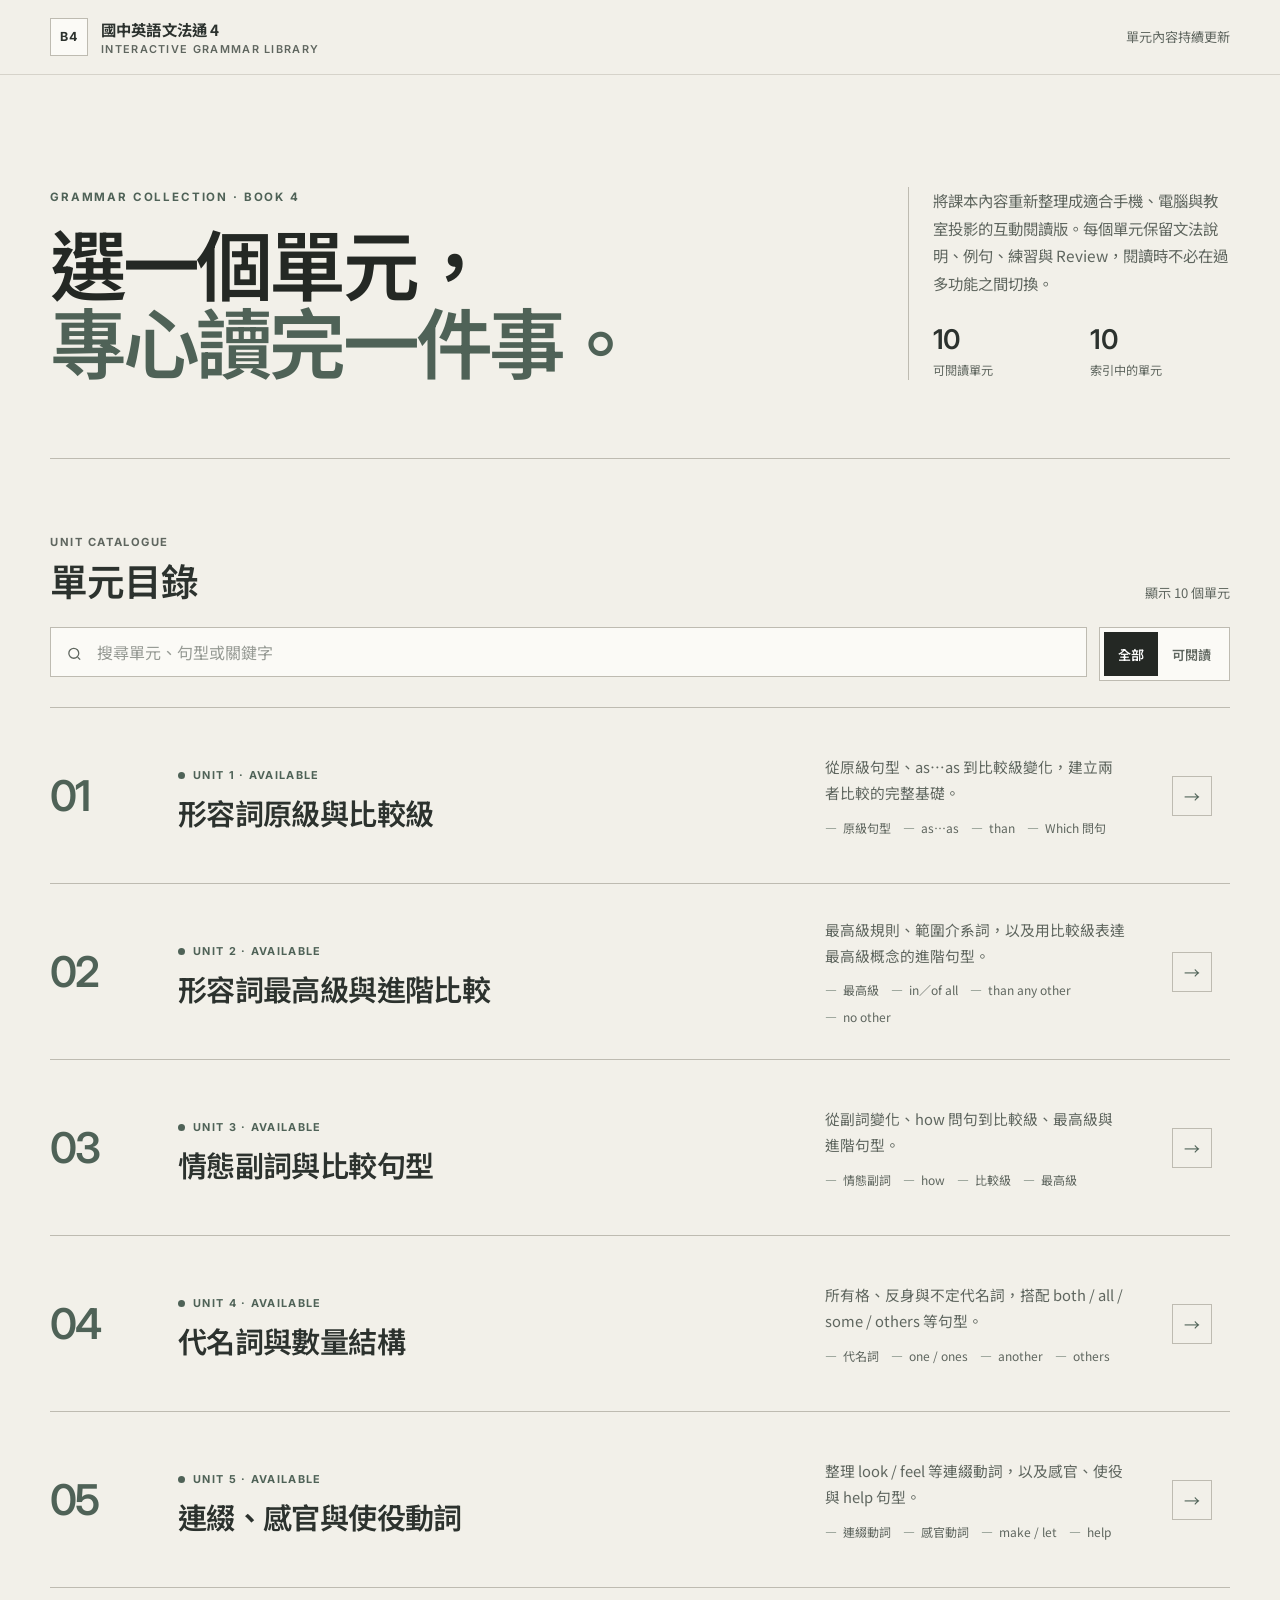
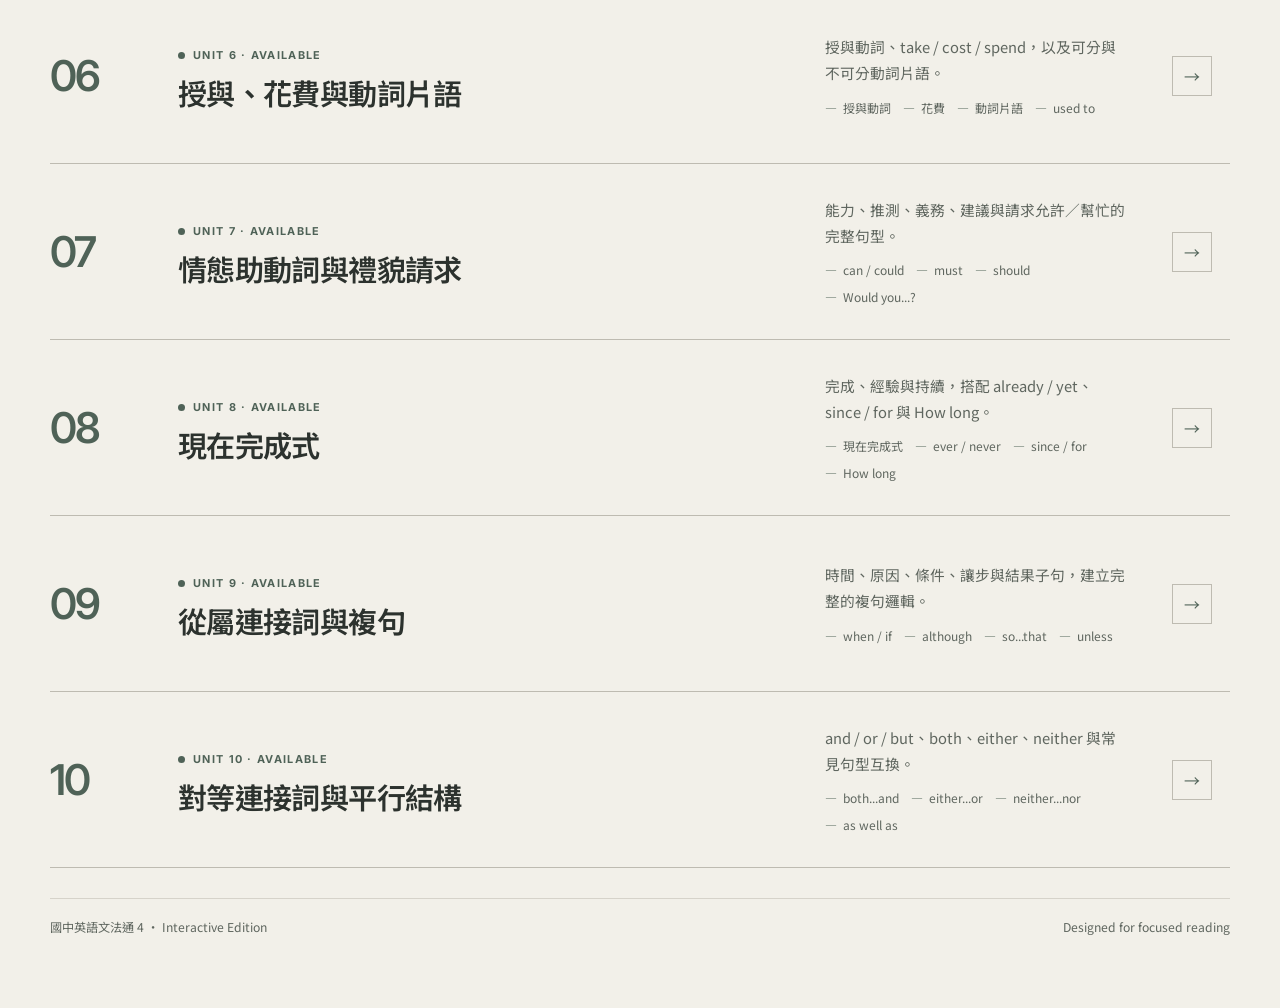
<file: index.html>
<!doctype html>
<html lang="zh-TW">
<head>
  <meta charset="utf-8">
  <meta name="viewport" content="width=device-width, initial-scale=1">
  <meta name="description" content="國中英語文法通 4 互動單元索引">
  <title>國中英語文法通 4｜單元索引</title>
  <link rel="preconnect" href="https://fonts.googleapis.com">
  <link rel="preconnect" href="https://fonts.gstatic.com" crossorigin>
  <link href="https://fonts.googleapis.com/css2?family=Inter:wght@400;500;600;700&family=Noto+Sans+TC:wght@400;500;600;700&display=swap" rel="stylesheet">
  <style>
    :root {
      --page: #f2f0e9;
      --paper: #fbfaf6;
      --ink: #242824;
      --muted: #6c716b;
      --line: #d9d7cf;
      --line-strong: #c8c5bb;
      --pine: #4f6257;
      --pine-soft: #dfe5df;
      --clay: #a66f54;
      --shadow: 0 18px 50px rgba(48, 53, 48, 0.08);
      --radius: 22px;
      --font-zh: "Noto Sans TC", "Microsoft JhengHei", sans-serif;
      --font-en: "Inter", "Noto Sans TC", sans-serif;
    }

    * { box-sizing: border-box; }
    html { scroll-behavior: smooth; }
    body {
      margin: 0;
      min-height: 100vh;
      color: var(--ink);
      background: var(--page);
      font-family: var(--font-zh);
      line-height: 1.65;
      -webkit-font-smoothing: antialiased;
      text-rendering: optimizeLegibility;
    }
    button, input { font: inherit; }
    a { color: inherit; }
    :focus-visible {
      outline: 3px solid rgba(79, 98, 87, 0.28);
      outline-offset: 4px;
    }
    ::selection { background: #d8dfd8; }

    .skip-link {
      position: fixed;
      left: 16px;
      top: 12px;
      z-index: 99;
      transform: translateY(-160%);
      background: var(--ink);
      color: white;
      padding: 9px 14px;
      border-radius: 8px;
      text-decoration: none;
    }
    .skip-link:focus { transform: translateY(0); }

    .site-header {
      position: sticky;
      top: 0;
      z-index: 20;
      background: rgba(242, 240, 233, 0.9);
      border-bottom: 1px solid rgba(200, 197, 187, 0.75);
      backdrop-filter: blur(16px);
      -webkit-backdrop-filter: blur(16px);
    }
    .header-inner {
      width: min(1180px, calc(100% - 40px));
      min-height: 74px;
      margin: 0 auto;
      display: flex;
      align-items: center;
      justify-content: space-between;
      gap: 24px;
    }
    .brand {
      display: flex;
      align-items: center;
      gap: 13px;
      min-width: 0;
      text-decoration: none;
    }
    .brand-mark {
      width: 38px;
      height: 38px;
      display: grid;
      place-items: center;
      flex: 0 0 auto;
      border: 1px solid var(--line-strong);
      background: var(--paper);
      font: 700 0.78rem/1 var(--font-en);
      letter-spacing: 0.05em;
    }
    .brand-copy { min-width: 0; }
    .brand-title {
      display: block;
      font-size: 0.96rem;
      font-weight: 700;
      letter-spacing: 0.01em;
      white-space: nowrap;
    }
    .brand-subtitle {
      display: block;
      color: var(--muted);
      font: 600 0.68rem/1.4 var(--font-en);
      letter-spacing: 0.12em;
      text-transform: uppercase;
    }
    .header-meta {
      color: var(--muted);
      font-size: 0.82rem;
      white-space: nowrap;
    }

    .page {
      width: min(1180px, calc(100% - 40px));
      margin: 0 auto;
      padding: clamp(58px, 9vw, 112px) 0 70px;
    }

    .hero {
      display: grid;
      grid-template-columns: minmax(0, 1.55fr) minmax(260px, 0.65fr);
      align-items: end;
      gap: clamp(36px, 7vw, 90px);
      padding-bottom: clamp(48px, 7vw, 78px);
      border-bottom: 1px solid var(--line-strong);
    }
    .eyebrow {
      margin: 0 0 18px;
      color: var(--pine);
      font: 700 0.72rem/1.4 var(--font-en);
      letter-spacing: 0.16em;
      text-transform: uppercase;
    }
    .hero h1 {
      max-width: 760px;
      margin: 0;
      font-size: clamp(2.65rem, 6.4vw, 5.7rem);
      line-height: 1.02;
      letter-spacing: -0.055em;
      font-weight: 600;
      text-wrap: balance;
    }
    .hero h1 em {
      color: var(--pine);
      font-style: normal;
    }
    .hero-aside {
      padding-left: 24px;
      border-left: 1px solid var(--line-strong);
    }
    .hero-aside p {
      margin: 0;
      color: var(--muted);
      font-size: 0.96rem;
      line-height: 1.8;
    }
    .collection-meta {
      display: grid;
      grid-template-columns: repeat(2, minmax(0, 1fr));
      gap: 18px;
      margin-top: 28px;
    }
    .meta-value {
      display: block;
      font: 600 1.7rem/1 var(--font-en);
      letter-spacing: -0.03em;
    }
    .meta-label {
      display: block;
      margin-top: 7px;
      color: var(--muted);
      font-size: 0.76rem;
    }

    .continue-panel {
      display: none;
      align-items: center;
      justify-content: space-between;
      gap: 24px;
      margin-top: 28px;
      padding: 18px 20px;
      border: 1px solid var(--line-strong);
      background: rgba(251, 250, 246, 0.66);
    }
    .continue-panel.show { display: flex; }
    .continue-kicker {
      display: block;
      margin-bottom: 3px;
      color: var(--muted);
      font-size: 0.74rem;
    }
    .continue-title { font-weight: 700; }
    .continue-link {
      flex: 0 0 auto;
      display: inline-flex;
      align-items: center;
      gap: 8px;
      color: var(--pine);
      font-weight: 700;
      text-decoration: none;
    }

    .catalogue { padding-top: clamp(48px, 7vw, 76px); }
    .catalogue-head {
      display: grid;
      grid-template-columns: 1fr auto;
      align-items: end;
      gap: 24px;
      margin-bottom: 24px;
    }
    .section-label {
      margin: 0 0 6px;
      color: var(--muted);
      font: 700 0.7rem/1.4 var(--font-en);
      letter-spacing: 0.14em;
      text-transform: uppercase;
    }
    .catalogue h2 {
      margin: 0;
      font-size: clamp(1.55rem, 3vw, 2.35rem);
      line-height: 1.25;
      letter-spacing: -0.025em;
      font-weight: 600;
    }
    .available-count {
      color: var(--muted);
      font-size: 0.82rem;
      white-space: nowrap;
    }

    .tools {
      display: grid;
      grid-template-columns: minmax(0, 1fr) auto;
      gap: 12px;
      margin-bottom: 26px;
    }
    .search-wrap { position: relative; }
    .search-icon {
      position: absolute;
      left: 16px;
      top: 50%;
      transform: translateY(-50%);
      width: 17px;
      height: 17px;
      color: var(--muted);
      pointer-events: none;
    }
    .search-input {
      width: 100%;
      min-height: 50px;
      padding: 0 16px 0 46px;
      border: 1px solid var(--line-strong);
      border-radius: 0;
      background: var(--paper);
      color: var(--ink);
      transition: border-color 0.2s ease, box-shadow 0.2s ease;
    }
    .search-input::placeholder { color: #969a94; }
    .search-input:focus {
      border-color: var(--pine);
      box-shadow: inset 0 0 0 1px var(--pine);
      outline: none;
    }
    .filter-group {
      display: inline-flex;
      border: 1px solid var(--line-strong);
      background: var(--paper);
      padding: 4px;
    }
    .filter-btn {
      min-height: 40px;
      padding: 0 14px;
      border: 0;
      background: transparent;
      color: var(--muted);
      cursor: pointer;
      font-size: 0.82rem;
      font-weight: 600;
    }
    .filter-btn.active {
      background: var(--ink);
      color: white;
    }

    .unit-list {
      border-top: 1px solid var(--line-strong);
    }
    .unit-card {
      --accent: var(--pine);
      --accent-soft: var(--pine-soft);
      position: relative;
      display: grid;
      grid-template-columns: 82px minmax(0, 1fr) minmax(210px, 0.5fr) 42px;
      align-items: center;
      gap: clamp(18px, 4vw, 46px);
      min-height: 176px;
      padding: 28px 16px 28px 0;
      border-bottom: 1px solid var(--line-strong);
      color: inherit;
      text-decoration: none;
      isolation: isolate;
      transition: padding 0.3s cubic-bezier(.22, 1, .36, 1);
    }
    .unit-card::before {
      content: "";
      position: absolute;
      inset: 0;
      z-index: -1;
      background: var(--paper);
      transform: scaleY(0.24);
      transform-origin: center;
      opacity: 0;
      transition: transform 0.34s cubic-bezier(.22, 1, .36, 1), opacity 0.25s ease;
    }
    .unit-card[data-status="available"]:hover,
    .unit-card[data-status="available"]:focus-visible {
      padding-left: 18px;
      padding-right: 18px;
    }
    .unit-card[data-status="available"]:hover::before,
    .unit-card[data-status="available"]:focus-visible::before {
      transform: scaleY(1);
      opacity: 1;
    }
    .unit-card[data-status="coming"] { color: #8a8d87; cursor: default; }
    .unit-card[hidden] { display: none; }
    .unit-index {
      font: 600 clamp(1.8rem, 4vw, 2.65rem)/1 var(--font-en);
      letter-spacing: -0.05em;
      color: var(--accent);
    }
    .unit-kicker {
      display: inline-flex;
      align-items: center;
      gap: 8px;
      margin-bottom: 10px;
      color: var(--accent);
      font: 700 0.68rem/1.4 var(--font-en);
      letter-spacing: 0.12em;
      text-transform: uppercase;
    }
    .status-dot {
      width: 7px;
      height: 7px;
      border-radius: 50%;
      background: currentColor;
    }
    .unit-title {
      margin: 0;
      font-size: clamp(1.25rem, 2.6vw, 1.82rem);
      line-height: 1.35;
      letter-spacing: -0.022em;
      font-weight: 600;
    }
    .unit-description {
      margin: 0;
      color: var(--muted);
      font-size: 0.92rem;
      line-height: 1.75;
    }
    .unit-tags {
      display: flex;
      flex-wrap: wrap;
      gap: 7px 12px;
      margin-top: 12px;
      color: var(--muted);
      font-size: 0.75rem;
    }
    .unit-tags span::before {
      content: "—";
      margin-right: 6px;
      color: var(--accent);
    }
    .unit-arrow {
      width: 40px;
      height: 40px;
      display: grid;
      place-items: center;
      border: 1px solid var(--line-strong);
      color: var(--accent);
      transition: transform 0.26s ease, background 0.26s ease, color 0.26s ease;
    }
    .unit-card[data-status="available"]:hover .unit-arrow {
      transform: translateX(4px);
      background: var(--accent);
      color: white;
      border-color: var(--accent);
    }
    .unit-card[data-status="coming"] .unit-arrow { opacity: 0.35; }

    .empty-state {
      display: none;
      padding: 46px 0;
      color: var(--muted);
      text-align: center;
      border-bottom: 1px solid var(--line-strong);
    }
    .empty-state.show { display: block; }

    .maintenance {
      display: grid;
      grid-template-columns: minmax(0, 1fr) minmax(300px, 0.7fr);
      gap: clamp(30px, 7vw, 88px);
      margin-top: clamp(56px, 8vw, 96px);
      padding: clamp(28px, 5vw, 48px);
      background: #e2e4dc;
      border: 1px solid #d0d2ca;
    }
    .maintenance h2 {
      margin: 0;
      font-size: clamp(1.45rem, 3vw, 2.15rem);
      line-height: 1.3;
      font-weight: 600;
      letter-spacing: -0.025em;
    }
    .maintenance p {
      margin: 14px 0 0;
      color: #62675f;
      font-size: 0.9rem;
    }
    .code-note {
      align-self: center;
      margin: 0;
      padding-left: 22px;
      border-left: 1px solid #bfc3ba;
      color: #555b54;
      font-size: 0.84rem;
    }
    .code-note code {
      display: block;
      margin-top: 7px;
      color: var(--ink);
      font: 600 0.8rem/1.7 var(--font-en);
      word-break: break-word;
    }

    .footer {
      display: flex;
      justify-content: space-between;
      gap: 24px;
      margin-top: 30px;
      padding-top: 18px;
      color: var(--muted);
      border-top: 1px solid var(--line);
      font-size: 0.76rem;
    }

    @media (max-width: 860px) {
      .hero { grid-template-columns: 1fr; align-items: start; }
      .hero-aside { max-width: 620px; padding-left: 0; padding-top: 24px; border-left: 0; border-top: 1px solid var(--line); }
      .unit-card { grid-template-columns: 58px minmax(0, 1fr) 38px; gap: 18px; }
      .unit-summary { grid-column: 2 / 4; }
      .unit-arrow { grid-column: 3; grid-row: 1; }
      .maintenance { grid-template-columns: 1fr; }
      .code-note { padding-left: 0; padding-top: 22px; border-left: 0; border-top: 1px solid #bfc3ba; }
    }

    @media (max-width: 640px) {
      .header-inner, .page { width: min(100% - 28px, 1180px); }
      .header-inner { min-height: 66px; }
      .brand-subtitle, .header-meta { display: none; }
      .page { padding-top: 48px; }
      .hero h1 { font-size: clamp(2.35rem, 12vw, 3.7rem); }
      .catalogue-head { grid-template-columns: 1fr; gap: 6px; }
      .tools { grid-template-columns: 1fr; }
      .filter-group { width: 100%; }
      .filter-btn { flex: 1; }
      .unit-card {
        grid-template-columns: 42px minmax(0, 1fr) 36px;
        min-height: 0;
        padding: 24px 0;
        gap: 13px;
      }
      .unit-card[data-status="available"]:hover,
      .unit-card[data-status="available"]:focus-visible { padding-left: 8px; padding-right: 8px; }
      .unit-index { font-size: 1.5rem; }
      .unit-title { font-size: 1.22rem; }
      .unit-summary { grid-column: 1 / 4; padding-left: 55px; }
      .unit-arrow { width: 34px; height: 34px; }
      .continue-panel { align-items: flex-start; flex-direction: column; }
      .maintenance { margin-inline: -14px; }
      .footer { flex-direction: column; gap: 6px; }
    }

    @media (prefers-reduced-motion: reduce) {
      *, *::before, *::after {
        scroll-behavior: auto !important;
        animation-duration: 0.001ms !important;
        animation-iteration-count: 1 !important;
        transition-duration: 0.001ms !important;
      }
    }
  </style>
<link rel="stylesheet" href="nordic.css"></head>
<body>
  <a class="skip-link" href="#catalogue">跳到單元列表</a>

  <header class="site-header">
    <div class="header-inner">
      <a class="brand" href="index.html" aria-label="回到單元索引首頁">
        <span class="brand-mark">B4</span>
        <span class="brand-copy">
          <span class="brand-title">國中英語文法通 4</span>
          <span class="brand-subtitle">Interactive Grammar Library</span>
        </span>
      </a>
      <span class="header-meta">單元內容持續更新</span>
    </div>
  </header>

  <main class="page">
    <section class="hero" aria-labelledby="page-title">
      <div>
        <p class="eyebrow">Grammar Collection · Book 4</p>
        <h1 id="page-title">選一個單元，<br><em>專心讀完一件事。</em></h1>
      </div>
      <aside class="hero-aside">
        <p>將課本內容重新整理成適合手機、電腦與教室投影的互動閱讀版。每個單元保留文法說明、例句、練習與 Review，閱讀時不必在過多功能之間切換。</p>
        <div class="collection-meta" aria-label="單元統計">
          <div><span class="meta-value" id="availableMeta">02</span><span class="meta-label">可閱讀單元</span></div>
          <div><span class="meta-value" id="totalMeta">03</span><span class="meta-label">索引中的單元</span></div>
        </div>
      </aside>
    </section>

    <section class="continue-panel" id="continuePanel" aria-live="polite">
      <div>
        <span class="continue-kicker">上次閱讀</span>
        <span class="continue-title" id="continueTitle"></span>
      </div>
      <a class="continue-link" id="continueLink" href="#">繼續閱讀 <span aria-hidden="true">→</span></a>
    </section>

    <section class="catalogue" id="catalogue" aria-labelledby="catalogue-title">
      <div class="catalogue-head">
        <div>
          <p class="section-label">Unit Catalogue</p>
          <h2 id="catalogue-title">單元目錄</h2>
        </div>
        <div class="available-count" id="resultCount" aria-live="polite"></div>
      </div>

      <div class="tools" aria-label="搜尋與篩選單元">
        <label class="search-wrap">
          <svg class="search-icon" viewBox="0 0 24 24" fill="none" stroke="currentColor" stroke-width="1.8" aria-hidden="true"><circle cx="11" cy="11" r="7"></circle><path d="m20 20-3.5-3.5"></path></svg>
          <input class="search-input" id="searchInput" type="search" placeholder="搜尋單元、句型或關鍵字" autocomplete="off" aria-label="搜尋單元">
        </label>
        <div class="filter-group" role="group" aria-label="單元狀態篩選">
          <button class="filter-btn active" type="button" data-filter="all" aria-pressed="true">全部</button>
          <button class="filter-btn" type="button" data-filter="available" aria-pressed="false">可閱讀</button>
          <button class="filter-btn" type="button" data-filter="coming" aria-pressed="false">製作中</button>
        </div>
      </div>

      <div class="unit-list" id="unitList"></div>
      <div class="empty-state" id="emptyState">沒有符合搜尋條件的單元。</div>
    </section>

    <footer class="footer">
      <span>國中英語文法通 4 · Interactive Edition</span>
      <span>Designed for focused reading</span>
    </footer>
  </main>

  <script src="https://cdnjs.cloudflare.com/ajax/libs/gsap/3.12.5/gsap.min.js"></script>
  <script>
    /*
      後續新增單元，只需在 units 陣列新增一筆資料。
      status 可使用："available"（可閱讀）或 "coming"（製作中）。
    */
    const units = [
      {number:1,label:"Unit 1",title:"形容詞原級與比較級",description:"從原級句型、as…as 到比較級變化，建立兩者比較的完整基礎。",tags:["原級句型","as…as","than","Which 問句"],href:"B4Unit1.html",status:"available",accent:"#6f7f6a",accentSoft:"#e1e7dc"},
      {number:2,label:"Unit 2",title:"形容詞最高級與進階比較",description:"最高級規則、範圍介系詞，以及用比較級表達最高級概念的進階句型。",tags:["最高級","in／of all","than any other","no other"],href:"B4Unit2.html",status:"available",accent:"#718895",accentSoft:"#dce5e9"},
      {number:3,label:"Unit 3",title:"情態副詞與比較句型",description:"從副詞變化、how 問句到比較級、最高級與進階句型。",tags:["情態副詞","how","比較級","最高級"],href:"B4Unit3.html",status:"available",accent:"#806f69",accentSoft:"#e8e1dd"},
      {number:4,label:"Unit 4",title:"代名詞與數量結構",description:"所有格、反身與不定代名詞，搭配 both / all / some / others 等句型。",tags:["代名詞","one / ones","another","others"],href:"B4Unit4.html",status:"available",accent:"#4f6757",accentSoft:"#dce5dc"},
      {number:5,label:"Unit 5",title:"連綴、感官與使役動詞",description:"整理 look / feel 等連綴動詞，以及感官、使役與 help 句型。",tags:["連綴動詞","感官動詞","make / let","help"],href:"B4Unit5.html",status:"available",accent:"#a38a4e",accentSoft:"#eee5cd"},
      {number:6,label:"Unit 6",title:"授與、花費與動詞片語",description:"授與動詞、take / cost / spend，以及可分與不可分動詞片語。",tags:["授與動詞","花費","動詞片語","used to"],href:"B4Unit6.html",status:"available",accent:"#687b8d",accentSoft:"#dde5eb"},
      {number:7,label:"Unit 7",title:"情態助動詞與禮貌請求",description:"能力、推測、義務、建議與請求允許／幫忙的完整句型。",tags:["can / could","must","should","Would you...?"],href:"B4Unit7.html",status:"available",accent:"#b66f52",accentSoft:"#ead5cc"},
      {number:8,label:"Unit 8",title:"現在完成式",description:"完成、經驗與持續，搭配 already / yet、since / for 與 How long。",tags:["現在完成式","ever / never","since / for","How long"],href:"B4Unit8.html",status:"available",accent:"#68775c",accentSoft:"#dce5d7"},
      {number:9,label:"Unit 9",title:"從屬連接詞與複句",description:"時間、原因、條件、讓步與結果子句，建立完整的複句邏輯。",tags:["when / if","although","so...that","unless"],href:"B4Unit9.html",status:"available",accent:"#756a78",accentSoft:"#e3dde5"},
      {number:10,label:"Unit 10",title:"對等連接詞與平行結構",description:"and / or / but、both、either、neither 與常見句型互換。",tags:["both...and","either...or","neither...nor","as well as"],href:"B4Unit10.html",status:"available",accent:"#315766",accentSoft:"#d7e1e4"}
    ];

    const unitList = document.getElementById("unitList");
    const searchInput = document.getElementById("searchInput");
    const filterButtons = [...document.querySelectorAll(".filter-btn")];
    const emptyState = document.getElementById("emptyState");
    const resultCount = document.getElementById("resultCount");
    const reduceMotion = window.matchMedia("(prefers-reduced-motion: reduce)").matches;
    let currentFilter = "all";

    const normalize = value => value.toLocaleLowerCase("zh-TW").replace(/\s+/g, "");

    function renderUnits() {
      unitList.innerHTML = "";

      units.forEach(unit => {
        const isAvailable = unit.status === "available";
        const element = document.createElement(isAvailable ? "a" : "div");
        element.className = "unit-card";
        element.dataset.status = unit.status;
        element.dataset.search = normalize([unit.label, unit.title, unit.description, ...unit.tags].join(" "));
        element.style.setProperty("--accent", unit.accent);
        element.style.setProperty("--accent-soft", unit.accentSoft);

        if (isAvailable) {
          element.href = unit.href;
          element.setAttribute("aria-label", `開啟 ${unit.label}：${unit.title}`);
          element.addEventListener("click", () => {
            localStorage.setItem("b4-last-unit", JSON.stringify({
              href: unit.href,
              title: `${unit.label}｜${unit.title}`
            }));
          });
        } else {
          element.setAttribute("aria-label", `${unit.label}：${unit.title}，目前製作中`);
        }

        element.innerHTML = `
          <div class="unit-index">${String(unit.number).padStart(2, "0")}</div>
          <div class="unit-main">
            <div class="unit-kicker"><span class="status-dot"></span>${unit.label} · ${isAvailable ? "Available" : "In progress"}</div>
            <h3 class="unit-title">${unit.title}</h3>
          </div>
          <div class="unit-summary">
            <p class="unit-description">${unit.description}</p>
            <div class="unit-tags">${unit.tags.map(tag => `<span>${tag}</span>`).join("")}</div>
          </div>
          <div class="unit-arrow" aria-hidden="true">${isAvailable ? "→" : "·"}</div>
        `;

        unitList.appendChild(element);
      });

      updateMeta();
      applyFilters(false);
    }

    function updateMeta() {
      const available = units.filter(unit => unit.status === "available").length;
      document.getElementById("availableMeta").textContent = String(available).padStart(2, "0");
      document.getElementById("totalMeta").textContent = String(units.length).padStart(2, "0");
    }

    function applyFilters(animate = true) {
      const query = normalize(searchInput.value);
      const cards = [...unitList.querySelectorAll(".unit-card")];
      let visible = 0;

      cards.forEach(card => {
        const matchesStatus = currentFilter === "all" || card.dataset.status === currentFilter;
        const matchesSearch = !query || card.dataset.search.includes(query);
        const shouldShow = matchesStatus && matchesSearch;
        card.hidden = !shouldShow;
        if (shouldShow) visible += 1;
      });

      resultCount.textContent = `顯示 ${visible} 個單元`;
      emptyState.classList.toggle("show", visible === 0);

      if (animate && window.gsap && !reduceMotion && visible > 0) {
        gsap.fromTo(
          cards.filter(card => !card.hidden),
          { y: 12, autoAlpha: 0 },
          { y: 0, autoAlpha: 1, duration: 0.38, stagger: 0.045, ease: "power2.out", clearProps: "all" }
        );
      }
    }

    filterButtons.forEach(button => {
      button.addEventListener("click", () => {
        currentFilter = button.dataset.filter;
        filterButtons.forEach(item => {
          const active = item === button;
          item.classList.toggle("active", active);
          item.setAttribute("aria-pressed", String(active));
        });
        applyFilters();
      });
    });

    searchInput.addEventListener("input", () => applyFilters());

    function setupContinuePanel() {
      const raw = localStorage.getItem("b4-last-unit");
      if (!raw) return;
      try {
        const lastUnit = JSON.parse(raw);
        if (!lastUnit.href || !lastUnit.title) return;
        document.getElementById("continueTitle").textContent = lastUnit.title;
        document.getElementById("continueLink").href = lastUnit.href;
        document.getElementById("continuePanel").classList.add("show");
      } catch (error) {
        localStorage.removeItem("b4-last-unit");
      }
    }

    renderUnits();
    setupContinuePanel();

    if (window.gsap) {
      const motion = gsap.matchMedia();
      motion.add("(prefers-reduced-motion: no-preference)", () => {
        const intro = gsap.timeline({ defaults: { ease: "power2.out" } });
        intro
          .from(".site-header", { y: -8, autoAlpha: 0, duration: 0.28 })
          .from(".eyebrow", { y: 8, autoAlpha: 0, duration: 0.26 }, "-=0.08")
          .from(".hero h1", { y: 10, autoAlpha: 0, duration: 0.38 }, "-=0.14")
          .from(".hero-aside", { y: 8, autoAlpha: 0, duration: 0.3 }, "-=0.2")
          .from(".catalogue-head, .tools", { y: 8, autoAlpha: 0, duration: 0.28, stagger: 0.04 }, "-=0.12")
          .from(".unit-card", { y: 8, autoAlpha: 0, duration: 0.28, stagger: 0.035 }, "-=0.12");
      });
    }
  </script>
<script src="nordic.js"></script>
</body>
</html>
</file>
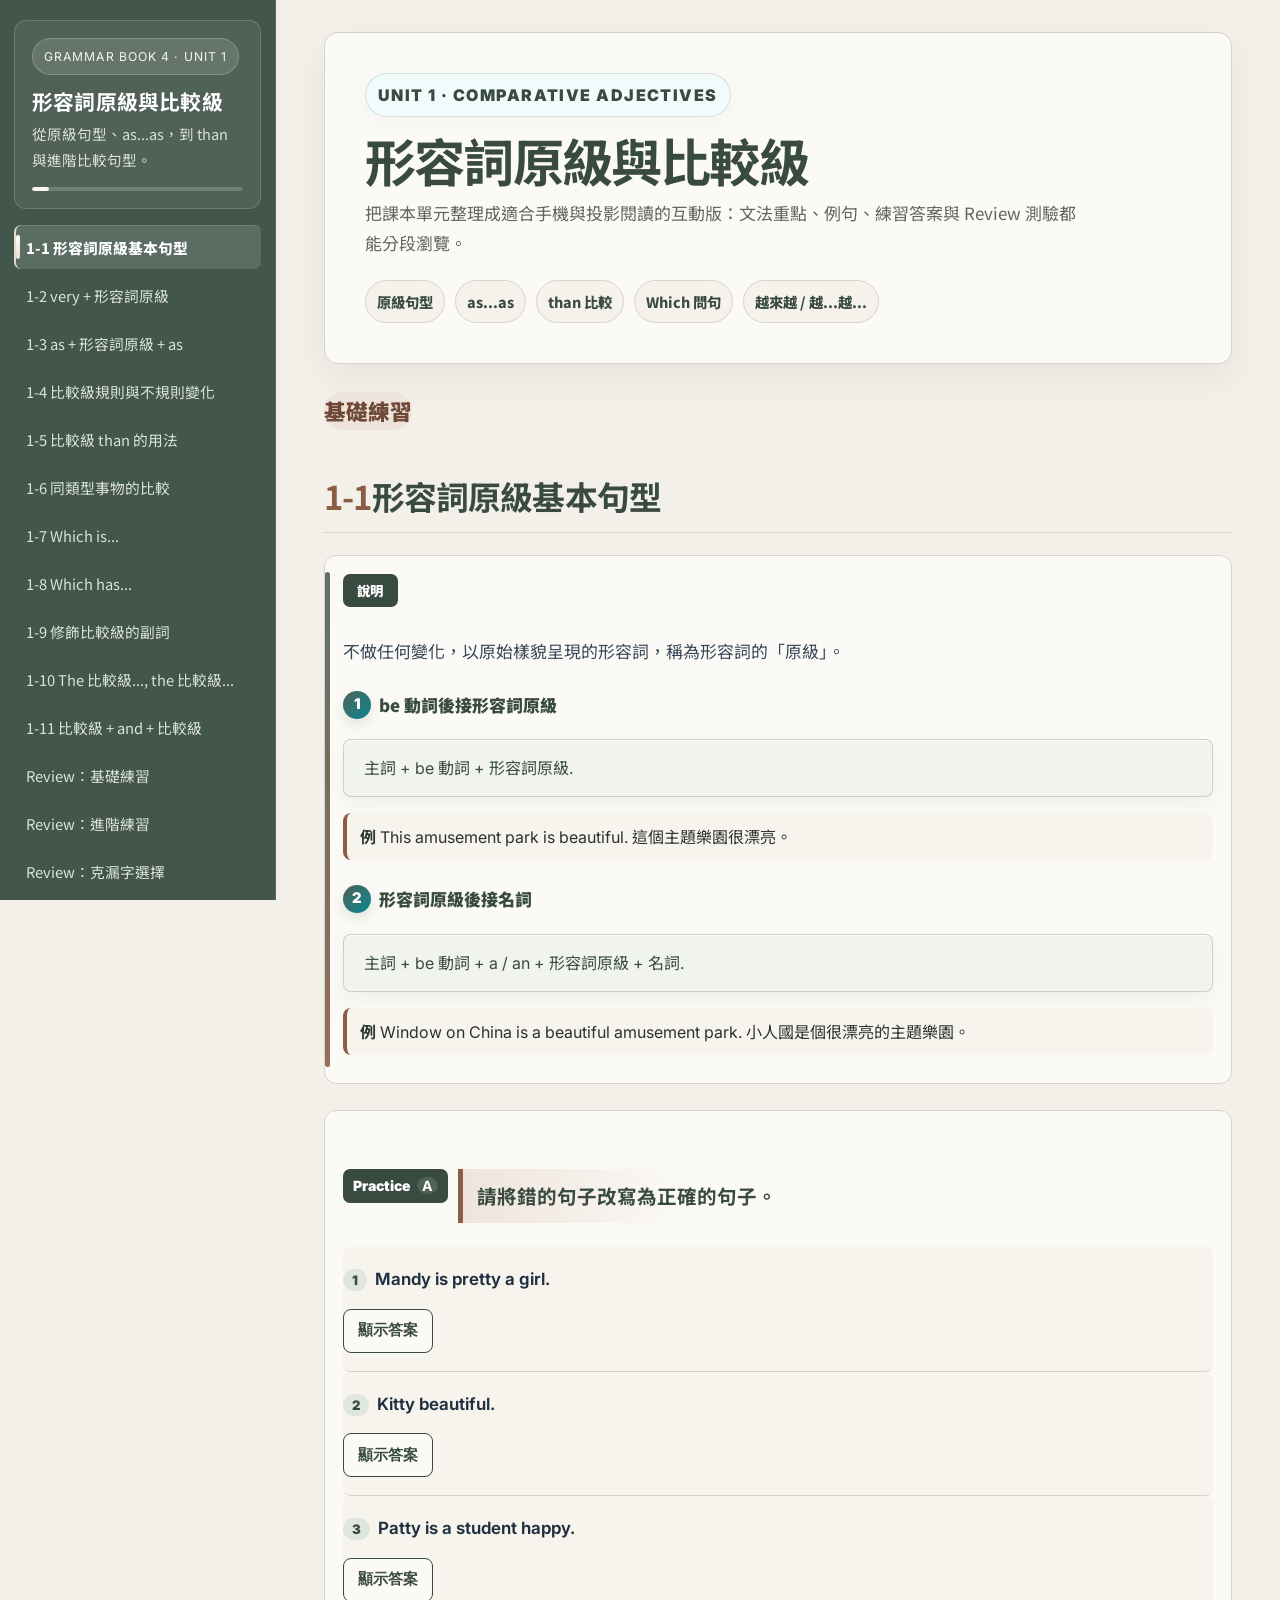
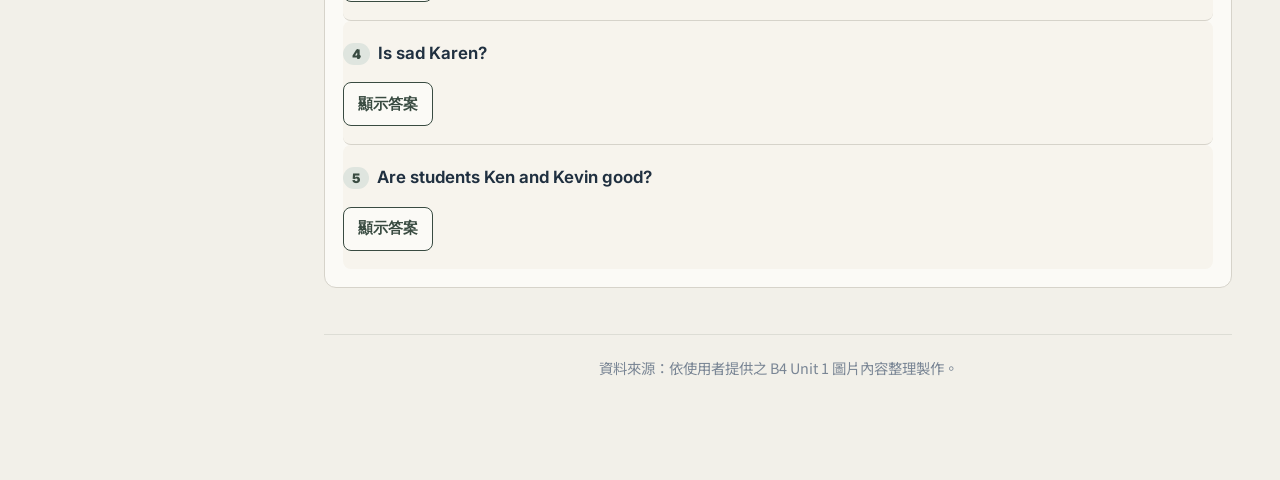
<file: B4Unit1.html>
<!DOCTYPE html>
<html lang="zh-TW">
<head>
  <meta charset="UTF-8">
  <meta name="viewport" content="width=device-width, initial-scale=1.0">
  <title>國中英語文法通 4 - Unit 1 形容詞原級與比較級互動教學</title>
  <link rel="preconnect" href="https://fonts.googleapis.com">
  <link rel="preconnect" href="https://fonts.gstatic.com" crossorigin>
  <link href="https://fonts.googleapis.com/css2?family=Inter:wght@400;500;600;700;800&family=Noto+Sans+TC:wght@400;500;700;900&display=swap" rel="stylesheet">
  <style>
    :root {
      /* Nordic furniture learning interface: sage green + linen + warm oak */
      --primary-color: #6f7f6a;
      --primary-light: #e1e7dc;
      --primary-soft: #f5f7f1;
      --primary-dark: #435044;
      --primary-ink: #344137;
      --secondary-color: #f8f6f0;
      --page-bg: #f2efe7;
      --text-color: #343b37;
      --muted-text: #6f756f;
      --accent-color:#b0835f;
      --accent-soft:#f4ece2;
      --success-color: #67806a;
      --success-soft: #eef3ed;
      --error-color: #ad6f66;
      --error-soft: #f8efed;
      --warning-color: #ad8455;
      --surface: rgba(255,255,255,0.82);
      --surface-solid: #ffffff;
      --hairline: rgba(67,80,68,0.12);
      --hairline-strong: rgba(67,80,68,0.22);
      --border-radius: 22px;
      --shadow-soft: 0 10px 28px rgba(67,80,68,0.08);
      --shadow-lift: 0 24px 64px rgba(67,80,68,0.14);
      --shadow-card: 0 8px 22px rgba(67,80,68,0.07);
      --focus-ring: 0 0 0 4px rgba(181,132,98,0.24);
      --sidebar-width: 292px;
      --font-zh: "Noto Sans TC", "Microsoft JhengHei", "Heiti TC", sans-serif;
      --font-en: "Inter", "Noto Sans TC", sans-serif;
    }

    * { box-sizing: border-box; }
    html { scroll-behavior: smooth; }
    body {
      font-family: var(--font-zh);
      margin: 0;
      min-height: 100vh;
      background:
        radial-gradient(circle at 12% 6%, rgba(111,127,106,0.15), transparent 31%),
        radial-gradient(circle at 86% 12%, rgba(181,132,98,0.11), transparent 27%),
        radial-gradient(circle at 50% 100%, rgba(225,231,220,0.58), transparent 38%),
        linear-gradient(135deg, #f7f4ed 0%, #eef2ea 48%, #f8f5ef 100%);
      color: var(--text-color);
      line-height: 1.75;
      -webkit-font-smoothing: antialiased;
      text-rendering: optimizeLegibility;
    }
    body::before {
      content: '';
      position: fixed;
      inset: 0;
      pointer-events: none;
      background-image:
        linear-gradient(rgba(67,80,68,0.035) 1px, transparent 1px),
        linear-gradient(90deg, rgba(67,80,68,0.035) 1px, transparent 1px);
      background-size: 34px 34px;
      mask-image: linear-gradient(to bottom, rgba(0,0,0,0.62), transparent 78%);
      z-index: -2;
    }
    body::after {
      content: '';
      position: fixed;
      width: 360px;
      height: 360px;
      right: -150px;
      bottom: -160px;
      border-radius: 50%;
      background: radial-gradient(circle, rgba(111,127,106,0.13), transparent 68%);
      pointer-events: none;
      z-index: -1;
    }
    @media (prefers-reduced-motion: reduce) {
      * { animation-duration: 0.001s !important; transition-duration: 0.001s !important; scroll-behavior: auto !important; }
    }
    :focus-visible {
      outline: none;
      box-shadow: var(--focus-ring);
    }
    ::selection { background: rgba(181,132,98,0.28); }

    .reading-progress {
      position: fixed;
      top: 0;
      left: 0;
      width: 0%;
      height: 4px;
      z-index: 2000;
      background: linear-gradient(90deg, var(--primary-color), var(--accent-color));
      box-shadow: 0 0 18px rgba(111,127,106,0.32);
      transition: width 0.12s linear;
    }

    .app-shell { display: flex; min-height: 100vh; }

    .topbar {
      display: none;
      position: sticky;
      top: 0;
      z-index: 1100;
      background: rgba(59,72,61,0.86);
      backdrop-filter: blur(18px);
      -webkit-backdrop-filter: blur(18px);
      color: #fff;
      padding: 12px 16px;
      align-items: center;
      justify-content: space-between;
      border-bottom: 1px solid rgba(255,255,255,0.15);
      box-shadow: 0 12px 28px rgba(59,72,61,0.18);
    }
    .topbar .title { font-weight: 900; letter-spacing: 0.03em; }
    .hamburger {
      background: rgba(255,255,255,0.14);
      border: 1px solid rgba(255,255,255,0.24);
      color: #fff;
      width: 42px; height: 42px;
      border-radius: 14px;
      font-size: 1.2rem;
      cursor: pointer;
      display: flex; align-items: center; justify-content: center;
      transition: background 0.2s, transform 0.15s, border-color 0.2s;
    }
    .hamburger:active { transform: scale(0.94); }
    .hamburger:hover { background: rgba(255,255,255,0.24); border-color: rgba(255,255,255,0.38); }

    .sidebar {
      width: var(--sidebar-width);
      background:
        linear-gradient(180deg, rgba(59,72,61,0.97), rgba(111,127,106,0.92)),
        radial-gradient(circle at 0 0, rgba(255,255,255,0.24), transparent 35%);
      color: white;
      padding: 22px 16px 26px;
      position: fixed;
      height: 100%;
      overflow-y: auto;
      overscroll-behavior: contain;
      transition: transform 0.45s cubic-bezier(0.22, 1, 0.36, 1);
      z-index: 1000;
      box-shadow: 12px 0 34px rgba(59,72,61,0.20);
      scrollbar-width: thin;
      scrollbar-color: rgba(255,255,255,0.42) transparent;
    }
    .sidebar::-webkit-scrollbar { width: 8px; }
    .sidebar::-webkit-scrollbar-thumb { background: rgba(255,255,255,0.36); border-radius: 999px; }
    .brand-card {
      position: relative;
      overflow: hidden;
      background: linear-gradient(145deg, rgba(255,255,255,0.18), rgba(255,255,255,0.08));
      border: 1px solid rgba(255,255,255,0.22);
      border-radius: 24px;
      padding: 18px;
      margin-bottom: 18px;
      backdrop-filter: blur(14px);
      -webkit-backdrop-filter: blur(14px);
      box-shadow: inset 0 1px 0 rgba(255,255,255,0.20), 0 16px 34px rgba(0,0,0,0.08);
    }
    .brand-card::after {
      content: '';
      position: absolute;
      width: 150px;
      height: 150px;
      right: -64px;
      top: -64px;
      background: radial-gradient(circle, rgba(255,255,255,0.22), transparent 64%);
      pointer-events: none;
    }
    .unit-pill {
      display: inline-flex;
      align-items: center;
      gap: 8px;
      font-family: var(--font-en);
      font-size: 0.76rem;
      letter-spacing: 0.09em;
      text-transform: uppercase;
      color: rgba(255,255,255,0.92);
      background: rgba(255,255,255,0.13);
      border: 1px solid rgba(255,255,255,0.20);
      border-radius: 999px;
      padding: 7px 11px;
    }
    .brand-card h2 {
      margin: 12px 0 6px;
      font-size: 1.46rem;
      line-height: 1.35;
      letter-spacing: 0.01em;
    }
    .brand-card p {
      margin: 0;
      font-size: 0.91rem;
      color: rgba(255,255,255,0.80);
    }
    .progress-mini {
      margin-top: 15px;
      height: 7px;
      background: rgba(255,255,255,0.18);
      border-radius: 999px;
      overflow: hidden;
    }
    .progress-mini span {
      display: block;
      height: 100%;
      width: 8%;
      background: linear-gradient(90deg, #ffffff, #e7ded0);
      border-radius: 999px;
      transition: width 0.45s ease;
    }

    .nav-links { list-style: none; padding: 0; margin: 0; }
    .nav-links li { margin-bottom: 7px; }
    .nav-links a {
      color: rgba(255,255,255,0.82);
      text-decoration: none;
      display: block;
      padding: 10px 12px;
      border-radius: 15px;
      transition: background-color 0.22s ease, color 0.22s ease, transform 0.22s ease, padding-left 0.22s ease, box-shadow 0.22s ease;
      cursor: pointer;
      font-size: 0.92rem;
      line-height: 1.45;
      position: relative;
      overflow: hidden;
    }
    .nav-links a:hover, .nav-links a.active {
      background: rgba(255,255,255,0.17);
      color: #fff;
      font-weight: 800;
      padding-left: 18px;
      transform: translateX(2px);
      box-shadow: inset 0 1px 0 rgba(255,255,255,0.13);
    }
    .nav-links a::before {
      content: '';
      position: absolute;
      left: 0; top: 10px; bottom: 10px;
      width: 4px;
      background: linear-gradient(180deg, #fff, #e7ded0);
      border-radius: 999px;
      transform: scaleY(0);
      transform-origin: center;
      transition: transform 0.25s ease;
    }
    .nav-links a.active::before { transform: scaleY(1); }

    .backdrop {
      display: none;
      position: fixed;
      inset: 0;
      background: rgba(15,23,42,0.48);
      z-index: 999;
      opacity: 0;
      transition: opacity 0.3s ease;
    }

    .main-content {
      flex: 1;
      margin-left: var(--sidebar-width);
      padding: 36px clamp(20px, 4vw, 52px) 44px;
      max-width: 1160px;
    }
    .course-hero {
      position: relative;
      overflow: hidden;
      padding: clamp(28px, 4vw, 44px);
      margin-bottom: 26px;
      border-radius: 32px;
      background:
        linear-gradient(135deg, rgba(255,255,255,0.93), rgba(241,251,252,0.82)),
        radial-gradient(circle at 88% 16%, rgba(181,132,98,0.13), transparent 34%),
        radial-gradient(circle at 8% 100%, rgba(111,127,106,0.10), transparent 34%);
      box-shadow: var(--shadow-lift);
      border: 1px solid rgba(111,127,106,0.16);
      backdrop-filter: blur(14px);
      -webkit-backdrop-filter: blur(14px);
    }
    .course-hero::before {
      content: '';
      position: absolute;
      inset: 14px;
      border-radius: 24px;
      border: 1px solid rgba(255,255,255,0.56);
      pointer-events: none;
    }
    .course-hero::after {
      content: "1";
      position: absolute;
      right: 26px;
      top: 0;
      font-family: var(--font-en);
      font-size: clamp(5.4rem, 14vw, 10.2rem);
      line-height: 1;
      font-weight: 900;
      color: rgba(111,127,106,0.10);
      pointer-events: none;
    }
    .eyebrow {
      display: inline-flex;
      gap: 8px;
      align-items: center;
      font-family: var(--font-en);
      color: var(--primary-dark);
      font-weight: 900;
      letter-spacing: 0.09em;
      text-transform: uppercase;
      background: rgba(241,251,252,0.92);
      border: 1px solid rgba(111,127,106,0.22);
      padding: 7px 12px;
      border-radius: 999px;
      box-shadow: 0 8px 18px rgba(67,80,68,0.04);
    }
    .course-hero h1 {
      margin: 16px 0 10px;
      padding: 0;
      border: none;
      color: var(--primary-ink);
      font-size: clamp(2rem, 5vw, 4.15rem);
      line-height: 1.08;
      letter-spacing: -0.05em;
      display: block;
      max-width: 820px;
    }
    .course-hero p {
      max-width: 720px;
      color: var(--muted-text);
      font-size: 1.06rem;
      margin: 0;
    }
    .hero-chips {
      display: flex;
      flex-wrap: wrap;
      gap: 10px;
      margin-top: 22px;
      max-width: 760px;
    }
    .chip {
      background: rgba(255,255,255,0.86);
      color: var(--primary-dark);
      border: 1px solid rgba(111,127,106,0.18);
      box-shadow: 0 8px 18px rgba(67,80,68,0.06);
      border-radius: 999px;
      padding: 8px 12px;
      font-size: 0.9rem;
      font-weight: 800;
      transition: transform 0.2s ease, box-shadow 0.2s ease;
    }
    .chip:hover { transform: translateY(-2px); box-shadow: 0 12px 22px rgba(67,80,68,0.10); }

    .section {
      display: none;
      position: relative;
      overflow: hidden;
      background: var(--surface);
      padding: clamp(22px, 4vw, 42px);
      border-radius: 30px;
      box-shadow: var(--shadow-soft);
      margin-bottom: 30px;
      border: 1px solid var(--hairline);
      opacity: 0;
      transform: translateY(16px);
      backdrop-filter: blur(14px);
      -webkit-backdrop-filter: blur(14px);
    }
    .section::before {
      content: '';
      position: absolute;
      inset: 0 0 auto 0;
      height: 5px;
      background: linear-gradient(90deg, var(--primary-color), rgba(111,127,106,0.35), var(--accent-color));
    }
    .section::after {
      content: '';
      position: absolute;
      width: 260px;
      height: 260px;
      right: -150px;
      top: -150px;
      border-radius: 50%;
      background: radial-gradient(circle, rgba(111,127,106,0.08), transparent 68%);
      pointer-events: none;
    }
    .section.active { display: block; }
    .section.visible { opacity: 1; transform: translateY(0); }

    h1.section-title {
      position: relative;
      color: var(--primary-dark);
      border-bottom: 1px solid rgba(67,80,68,0.12);
      padding-bottom: 18px;
      margin: 0 0 24px;
      font-size: clamp(1.6rem, 3.8vw, 2.28rem);
      display: flex;
      align-items: center;
      line-height: 1.34;
      letter-spacing: -0.025em;
      z-index: 1;
    }
    h1.section-title .number {
      font-family: var(--font-en);
      color: var(--primary-color);
      font-weight: 900;
      margin-right: 14px;
      min-width: 74px;
      letter-spacing: -0.03em;
    }
    .level-label {
      display: inline-flex;
      align-items: center;
      gap: 8px;
      color: var(--primary-dark);
      font-weight: 900;
      font-size: 1.35rem;
      margin-bottom: 18px;
    }
    h3 {
      color: var(--primary-dark);
      margin-top: 36px;
      margin-bottom: 16px;
      font-size: 1.22rem;
      border-left: 5px solid var(--accent-color);
      padding: 10px 0 10px 14px;
      background: linear-gradient(90deg, var(--accent-soft) 0%, rgba(255,255,255,0) 72%);
      border-radius: 0 16px 16px 0;
    }
    h4 { font-size: 1.1rem; color: var(--primary-dark); margin: 0 0 8px; }
    p, li { font-size: 1.055rem; color: #384657; margin-bottom: 10px; }
    .en, .practice-question, .quiz-question, .quiz-option, .answer-text, .formula-pill, .cloze-article { font-family: var(--font-en); }
    .zh { font-family: var(--font-zh); }
    strong { color: var(--primary-ink); }

    .grammar-box {
      background: linear-gradient(135deg, rgba(255,255,255,0.94), rgba(247,252,251,0.76));
      padding: clamp(18px, 3vw, 28px);
      border-radius: 24px;
      border: 1px solid rgba(111,127,106,0.18);
      margin: 22px 0;
      position: relative;
      overflow: hidden;
      box-shadow: var(--shadow-card);
      z-index: 1;
    }
    .grammar-box::before {
      content: '';
      position: absolute;
      inset: 16px auto 16px 0;
      width: 5px;
      border-radius: 999px;
      background: linear-gradient(180deg, var(--primary-color), var(--accent-color));
      opacity: 0.9;
    }
    .grammar-tag {
      background: linear-gradient(135deg, var(--primary-color), #0a8794);
      color: white;
      padding: 5px 14px;
      border-radius: 999px;
      font-size: 0.84rem;
      font-weight: 900;
      display: inline-block;
      margin-bottom: 12px;
      letter-spacing: 0.02em;
      box-shadow: 0 8px 16px rgba(111,127,106,0.18);
    }
    .subtag {
      display: inline-flex;
      align-items: center;
      gap: 8px;
      color: var(--primary-dark);
      font-weight: 900;
      font-size: 1.06rem;
      margin: 14px 0 8px;
    }
    .subtag .dot {
      width: 28px;
      height: 28px;
      border-radius: 50%;
      color: #fff;
      background: linear-gradient(135deg, var(--primary-color), #0a8794);
      display: inline-flex;
      align-items: center;
      justify-content: center;
      font-family: var(--font-en);
      font-weight: 900;
      font-size: 0.92rem;
      box-shadow: 0 6px 12px rgba(111,127,106,0.16);
    }
    .formula-pill {
      background: rgba(255,255,255,0.92);
      border: 1.6px solid rgba(67,80,68,0.22);
      border-radius: 18px;
      padding: 14px 20px;
      margin: 12px 0 16px;
      color: #1f2937;
      box-shadow: inset 0 1px 0 rgba(255,255,255,0.9), 0 8px 20px rgba(67,80,68,0.06);
      overflow-x: auto;
      white-space: nowrap;
    }
    .example-line {
      border-left: 4px solid rgba(181,132,98,0.48);
      padding: 9px 13px;
      margin: 10px 0;
      background: rgba(255,243,248,0.64);
      border-radius: 0 14px 14px 0;
    }

    .grammar-table {
      width: 100%;
      border-collapse: separate;
      border-spacing: 0;
      margin: 16px 0;
      background: white;
      border-radius: 18px;
      overflow: hidden;
      box-shadow: 0 10px 24px rgba(67,80,68,0.08);
      font-size: 1rem;
      border: 1px solid rgba(111,127,106,0.17);
    }
    .grammar-table th, .grammar-table td {
      border-bottom: 1px solid #e5eef1;
      border-right: 1px solid #e5eef1;
      padding: 11px 13px;
      text-align: center;
      vertical-align: middle;
    }
    .grammar-table th:last-child, .grammar-table td:last-child { border-right: none; }
    .grammar-table tr:last-child td { border-bottom: none; }
    .grammar-table th {
      background: linear-gradient(135deg, var(--primary-color), #0a8794);
      color: white;
      font-weight: 800;
    }
    .grammar-table .soft-head { background: var(--primary-light); color: var(--primary-dark); font-weight: 800; }

    .note-card {
      display: flex;
      gap: 12px;
      align-items: flex-start;
      background: #fff;
      border: 1px solid rgba(181,132,98,0.22);
      border-left: 5px solid var(--accent-color);
      border-radius: 20px;
      padding: 14px 16px;
      margin: 18px 0;
      box-shadow: 0 8px 18px rgba(181,132,98,0.06);
    }
    .note-card .icon { font-size: 1.1rem; }
    .note-card p { margin: 0; }

    .practice-container {
      background: rgba(255,255,255,0.70);
      border: 1px dashed rgba(111,127,106,0.36);
      border-radius: 26px;
      padding: 16px clamp(16px, 3vw, 28px);
      margin-top: 26px;
      box-shadow: 0 8px 22px rgba(67,80,68,0.05);
      z-index: 1;
      position: relative;
    }
    .practice-heading {
      display: flex;
      align-items: center;
      gap: 10px;
      margin: 4px 0 8px;
      color: var(--primary-dark);
    }
    .practice-label {
      background: #0f2630;
      color: #fff;
      font-family: var(--font-en);
      font-weight: 900;
      border-radius: 999px;
      padding: 5px 10px;
      font-size: 0.88rem;
      white-space: nowrap;
      box-shadow: 0 8px 18px rgba(15,38,48,0.13);
    }
    .practice-label b {
      background: var(--primary-color);
      color: #fff;
      border-radius: 50%;
      padding: 0 5px;
      margin-left: 3px;
    }
    .practice-item {
      border-bottom: 1px solid #edf4f6;
      padding: 18px 0;
      display: flex;
      flex-direction: column;
    }
    .practice-item:last-child { border-bottom: none; }
    .practice-question {
      font-weight: 650;
      font-size: 1.055rem;
      margin-bottom: 14px;
      color: #203040;
      line-height: 1.75;
    }
    .q-badge {
      background: var(--primary-light);
      color: var(--primary-dark);
      padding: 3px 9px;
      border-radius: 999px;
      font-size: 0.82rem;
      margin-right: 8px;
      vertical-align: middle;
      font-weight: 900;
    }
    .answer-btn {
      background: rgba(255,255,255,0.94);
      color: var(--primary-dark);
      border: 1.8px solid var(--primary-color);
      padding: 8px 20px;
      border-radius: 999px;
      cursor: pointer;
      font-size: 0.92rem;
      font-weight: 850;
      transition: background-color 0.2s, color 0.2s, box-shadow 0.2s, transform 0.1s, border-color 0.2s;
      align-self: flex-start;
      display: inline-flex;
      align-items: center;
      gap: 6px;
    }
    .answer-btn:hover {
      background: var(--primary-color);
      color: white;
      box-shadow: 0 10px 20px rgba(111,127,106,0.18);
      transform: translateY(-1px);
    }
    .answer-btn:active { transform: scale(0.96); }
    .answer-text {
      display: none;
      margin-top: 14px;
      color: #8a5f46;
      font-weight: 900;
      padding: 14px 16px;
      background: var(--accent-soft);
      border-radius: 16px;
      border-left: 5px solid var(--accent-color);
      font-size: 1.03rem;
      line-height: 1.7;
    }

    .score-panel {
      position: sticky;
      top: 12px;
      z-index: 50;
      background: rgba(255,255,255,0.92);
      border: 1px solid rgba(111,127,106,0.20);
      border-radius: 24px;
      padding: 16px 18px;
      margin-bottom: 24px;
      box-shadow: 0 12px 30px rgba(67,80,68,0.09);
      backdrop-filter: blur(14px);
      -webkit-backdrop-filter: blur(14px);
    }
    .score-head {
      display: flex;
      justify-content: space-between;
      align-items: baseline;
      margin-bottom: 10px;
      font-weight: 900;
      color: var(--primary-dark);
      gap: 14px;
    }
    .score-head .count { font-family: var(--font-en); white-space: nowrap; }
    .score-head .count b { font-size: 1.28rem; color: var(--success-color); }
    .score-track { height: 10px; background: #edf4f6; border-radius: 999px; overflow: hidden; }
    .score-fill {
      height: 100%; width: 0%; border-radius: 999px;
      background: linear-gradient(90deg, var(--primary-color), var(--accent-color));
      transition: width 0.5s cubic-bezier(0.22, 1, 0.36, 1);
    }
    .score-done {
      margin-top: 12px;
      font-weight: 900;
      text-align: center;
      color: var(--primary-dark);
      opacity: 0;
      transform: translateY(6px);
      transition: opacity 0.4s ease, transform 0.4s ease;
    }
    .score-done.show { opacity: 1; transform: translateY(0); }
    .quiz-container { margin-top: 20px; }
    .quiz-item {
      background: rgba(255,255,255,0.94);
      margin-bottom: 22px;
      padding: clamp(20px, 3vw, 30px);
      border: 1px solid #e4eef1;
      border-radius: 24px;
      box-shadow: 0 8px 20px rgba(67,80,68,0.06);
      transition: transform 0.22s ease, box-shadow 0.22s ease, border-color 0.22s ease;
    }
    .quiz-item:hover { transform: translateY(-2px); box-shadow: 0 18px 34px rgba(67,80,68,0.11); border-color: rgba(111,127,106,0.22); }
    .quiz-question {
      font-size: 1.11rem;
      font-weight: 800;
      margin-bottom: 16px;
      color: #203040;
      line-height: 1.75;
    }
    .quiz-options { display: grid; grid-template-columns: 1fr 1fr; gap: 12px; }
    .quiz-option {
      font: inherit;
      background: #fbfefe;
      border: 1.8px solid #edf2f4;
      color: #243341;
      padding: 13px 16px;
      border-radius: 18px;
      cursor: pointer;
      transition: background-color 0.2s, border-color 0.2s, transform 0.15s, box-shadow 0.2s;
      font-size: 1rem;
      position: relative;
      min-height: 54px;
      display: flex;
      align-items: center;
      text-align: left;
    }
    .quiz-option:hover { background: var(--secondary-color); border-color: var(--primary-light); transform: translateY(-2px); box-shadow: 0 10px 18px rgba(67,80,68,0.06); }
    .quiz-option.correct { background: var(--success-soft); border-color: var(--success-color); color: #22543c; }
    .quiz-option.wrong { background: var(--error-soft); border-color: var(--error-color); color: #8c2d34; opacity: 0.94; }
    .feedback { margin-top: 14px; font-weight: 900; min-height: 24px; font-size: 1.04rem; padding: 8px 0 0; border-radius: 8px; }
    .cloze-article {
      background: rgba(255,255,255,0.94);
      padding: clamp(20px, 3vw, 30px);
      border-radius: 22px;
      border-left: 5px solid var(--accent-color);
      line-height: 2;
      font-size: 1.08rem;
      margin-bottom: 26px;
      box-shadow: 0 12px 26px rgba(67,80,68,0.08);
    }
    .cloze-blank {
      display: inline-block;
      min-width: 46px;
      text-align: center;
      border-bottom: 2px solid #94a3b8;
      color: var(--primary-dark);
      font-weight: 900;
    }
    .source-note {
      font-size: 0.9rem;
      color: #7a8695;
      margin: 46px 0 12px;
      text-align: center;
      border-top: 1px solid rgba(67,80,68,0.12);
      padding-top: 20px;
    }

    @media (max-width: 980px) {
      :root { --sidebar-width: 270px; }
      .main-content { padding-inline: 24px; }
    }
    @media (max-width: 860px) {
      .topbar { display: flex; }
      .app-shell { flex-direction: column; }
      .sidebar {
        width: 84%; max-width: 340px; height: 100%; position: fixed; top: 0; left: 0;
        transform: translateX(-105%); padding: 22px 16px;
      }
      .sidebar.open { transform: translateX(0); }
      .backdrop.show { display: block; opacity: 1; }
      .main-content { margin-left: 0; padding: 18px; max-width: none; }
      .course-hero { border-radius: 26px; }
      .course-hero::before { inset: 10px; border-radius: 20px; }
      .quiz-options { grid-template-columns: 1fr; }
      .grammar-table { display: block; overflow-x: auto; white-space: nowrap; }
      .formula-pill { border-radius: 16px; white-space: normal; }
      .practice-heading { align-items: flex-start; flex-direction: column; gap: 6px; }
      h1.section-title { align-items: flex-start; flex-direction: column; gap: 4px; }
      h1.section-title .number { min-width: auto; }
      .score-head { align-items: flex-start; flex-direction: column; gap: 4px; }
    }
  
    /* Unit 1 Nordic furniture refinement — sage, linen and oak */
    body {
      background:
        radial-gradient(circle at 10% 5%, rgba(111,127,106,.13), transparent 30%),
        radial-gradient(circle at 90% 10%, rgba(181,132,98,.10), transparent 28%),
        linear-gradient(135deg,#f6f3ec 0%,#edf1e8 50%,#f8f5ef 100%);
    }
    .sidebar {
      background:
        linear-gradient(180deg, rgba(55,67,57,.98), rgba(111,127,106,.94)),
        radial-gradient(circle at 0 0, rgba(255,255,255,.16), transparent 36%);
    }
    .course-hero {
      background:
        linear-gradient(135deg,rgba(255,255,252,.95),rgba(243,245,238,.88)),
        radial-gradient(circle at 88% 14%,rgba(181,132,98,.12),transparent 36%);
    }
    .section::before { background: linear-gradient(90deg,#6f7f6a,#aab5a2,#b58462); }
    .section, .grammar-box, .quiz-item { border-color: rgba(67,80,68,.14); }
    .grammar-table th { background: linear-gradient(135deg,#6f7f6a,#586a58); }
    .practice-label { background:#3d493f; }
    .answer-text { color:#8a5f46; }

  </style>
<style id="series-theme">
:root{--primary-color:#6f7f6a;--primary-light:#e1e7dc;--primary-soft:#f5f7f1;--primary-dark:#435044;--primary-ink:#344137;--secondary-color:#f8f6f0;--page-bg:#f2efe7;--text-color:#343b37;--muted-text:#6f756f;--accent-color:#b0835f;--accent-soft:#f4ece2;}
body{background:radial-gradient(circle at 12% 6%,rgba(111,127,106,.14),transparent 31%),radial-gradient(circle at 86% 12%,rgba(181,132,98,.10),transparent 27%),radial-gradient(circle at 50% 100%,rgba(225,231,220,.55),transparent 38%),linear-gradient(135deg,#f2efe7 0%,#f8f6f0 52%,#fbfaf7 100%) !important;}
body::after{background:radial-gradient(circle,rgba(111,127,106,.12),transparent 68%) !important;}
.sidebar{background:linear-gradient(180deg,rgba(67,80,68,.98),rgba(111,127,106,.94)),radial-gradient(circle at 0 0,rgba(255,255,255,.16),transparent 36%) !important;}

.skip-link{position:fixed;left:16px;top:12px;z-index:3000;transform:translateY(-160%);background:var(--primary-dark);color:#fff;padding:9px 14px;border-radius:10px;text-decoration:none;transition:transform .2s ease;}
.skip-link:focus{transform:translateY(0);}
.answer-btn{padding:8px 16px;}
@media (max-width:640px){.answer-btn{padding:11px 18px;font-size:0.9rem;}}
</style><link rel="stylesheet" href="nordic.css"></head>
<body><a href="#mainContent" class="skip-link">跳至主內容</a>
<div class="reading-progress" id="readingProgress" aria-hidden="true"></div>
<div class="topbar">
  <button type="button" class="hamburger" id="menuToggle" aria-label="開啟選單">☰</button>
  <span class="title">B4 Unit 1｜形容詞原級與比較級</span>
  <span style="width:42px"></span>
</div>
<div class="backdrop" id="backdrop"></div>
<div class="app-shell">
  <nav class="sidebar" id="sidebar">
    <div class="brand-card">
      <span class="unit-pill">Grammar Book 4 · Unit 1</span>
      <h2>形容詞原級與比較級</h2>
      <p>從原級句型、as...as，到 than 與進階比較句型。</p>
      <div class="progress-mini"><span id="navProgress"></span></div>
    </div>
    <ul class="nav-links">
      <li><a href="#1-1" data-section="1-1" onclick="showSection('1-1')" class="active">1-1 形容詞原級基本句型</a></li>
      <li><a href="#1-2" data-section="1-2" onclick="showSection('1-2')">1-2 very + 形容詞原級</a></li>
      <li><a href="#1-3" data-section="1-3" onclick="showSection('1-3')">1-3 as + 形容詞原級 + as</a></li>
      <li><a href="#1-4" data-section="1-4" onclick="showSection('1-4')">1-4 比較級規則與不規則變化</a></li>
      <li><a href="#1-5" data-section="1-5" onclick="showSection('1-5')">1-5 比較級 than 的用法</a></li>
      <li><a href="#1-6" data-section="1-6" onclick="showSection('1-6')">1-6 同類型事物的比較</a></li>
      <li><a href="#1-7" data-section="1-7" onclick="showSection('1-7')">1-7 Which is...</a></li>
      <li><a href="#1-8" data-section="1-8" onclick="showSection('1-8')">1-8 Which has...</a></li>
      <li><a href="#1-9" data-section="1-9" onclick="showSection('1-9')">1-9 修飾比較級的副詞</a></li>
      <li><a href="#1-10" data-section="1-10" onclick="showSection('1-10')">1-10 The 比較級..., the 比較級...</a></li>
      <li><a href="#1-11" data-section="1-11" onclick="showSection('1-11')">1-11 比較級 + and + 比較級</a></li>
      <li><a href="#review-basic" data-section="review-basic" onclick="showSection('review-basic')">Review：基礎練習</a></li>
      <li><a href="#review-adv" data-section="review-adv" onclick="showSection('review-adv')">Review：進階練習</a></li>
      <li><a href="#review-cloze" data-section="review-cloze" onclick="showSection('review-cloze')">Review：克漏字選擇</a></li>
    </ul>
  </nav>

  <main class="main-content" id="mainContent">
    <header class="course-hero">
      <span class="eyebrow">Unit 1 · Comparative Adjectives</span>
      <h1>形容詞原級與比較級</h1>
      <p>把課本單元整理成適合手機與投影閱讀的互動版：文法重點、例句、練習答案與 Review 測驗都能分段瀏覽。</p>
      <div class="hero-chips">
        <span class="chip">原級句型</span><span class="chip">as...as</span><span class="chip">than 比較</span><span class="chip">Which 問句</span><span class="chip">越來越 / 越...越...</span>
      </div>
    </header>

    <section id="1-1" class="section active visible">
      <span class="level-label">基礎練習</span>
      <h2 class="section-title"><span class="number">1-1</span>形容詞原級基本句型</h2>
      <div class="grammar-box">
        <span class="grammar-tag">說明</span>
        <p>不做任何變化，以原始樣貌呈現的形容詞，稱為形容詞的「原級」。</p>
        <div class="subtag"><span class="dot">1</span>be 動詞後接形容詞原級</div>
        <div class="formula-pill">主詞 + be 動詞 + 形容詞原級.</div>
        <div class="example-line"><strong>例</strong> <span class="en">This amusement park is beautiful.</span> 這個主題樂園很漂亮。</div>
        <div class="subtag"><span class="dot">2</span>形容詞原級後接名詞</div>
        <div class="formula-pill">主詞 + be 動詞 + a / an + 形容詞原級 + 名詞.</div>
        <div class="example-line"><strong>例</strong> <span class="en">Window on China is a beautiful amusement park.</span> 小人國是個很漂亮的主題樂園。</div>
      </div>
      <div class="practice-container">
        <div class="practice-heading"><span class="practice-label">Practice <b>A</b></span><h3>請將錯的句子改寫為正確的句子。</h3></div>
        <div class="practice-item"><div class="practice-question"><span class="q-badge">1</span>Mandy is pretty a girl.</div><button type="button" class="answer-btn" onclick="toggleAnswer(this)">顯示答案</button><div class="answer-text">Mandy is a pretty girl.</div></div>
        <div class="practice-item"><div class="practice-question"><span class="q-badge">2</span>Kitty beautiful.</div><button type="button" class="answer-btn" onclick="toggleAnswer(this)">顯示答案</button><div class="answer-text">Kitty is beautiful.</div></div>
        <div class="practice-item"><div class="practice-question"><span class="q-badge">3</span>Patty is a student happy.</div><button type="button" class="answer-btn" onclick="toggleAnswer(this)">顯示答案</button><div class="answer-text">Patty is a happy student.</div></div>
        <div class="practice-item"><div class="practice-question"><span class="q-badge">4</span>Is sad Karen?</div><button type="button" class="answer-btn" onclick="toggleAnswer(this)">顯示答案</button><div class="answer-text">Is Karen sad?</div></div>
        <div class="practice-item"><div class="practice-question"><span class="q-badge">5</span>Are students Ken and Kevin good?</div><button type="button" class="answer-btn" onclick="toggleAnswer(this)">顯示答案</button><div class="answer-text">Are Ken and Kevin good students?</div></div>
      </div>
    </section>

    <section id="1-2" class="section">
      <h2 class="section-title"><span class="number">1-2</span>「very + 形容詞原級」</h2>
      <div class="grammar-box">
        <span class="grammar-tag">說明</span>
        <p>1. <span class="en">very</span> 是副詞，用來修飾形容詞，表示強調。<span class="en">very</span> 修飾形容詞原級，位於形容詞前面。</p>
        <p>2. <span class="en">very</span>、<span class="en">too</span>、<span class="en">quite</span>、<span class="en">pretty</span> 等副詞用來修飾形容詞原級。其句型為：</p>
        <div class="formula-pill">A + be 動詞 + very / too / quite / pretty + 形容詞原級.</div>
        <div class="example-line"><strong>例</strong> <span class="en">This amusement park is very beautiful.</span> 這主題樂園非常漂亮。（very 修飾原級 beautiful）</div>
      </div>
      <div class="practice-container">
        <div class="practice-heading"><span class="practice-label">Practice <b>B</b></span><h3>請加入提示字改寫句子。</h3></div>
        <div class="practice-item"><div class="practice-question"><span class="q-badge">例</span>He is tall. (very)</div><div class="answer-text" style="display:block;color:var(--primary-color);background:var(--primary-soft);border-left-color:var(--primary-color);">He is very tall.</div></div>
        <div class="practice-item"><div class="practice-question"><span class="q-badge">1</span>John is young. (too)</div><button type="button" class="answer-btn" onclick="toggleAnswer(this)">顯示答案</button><div class="answer-text">John is too young.</div></div>
        <div class="practice-item"><div class="practice-question"><span class="q-badge">2</span>Kate is pretty. (quite)</div><button type="button" class="answer-btn" onclick="toggleAnswer(this)">顯示答案</button><div class="answer-text">Kate is quite pretty.</div></div>
        <div class="practice-item"><div class="practice-question"><span class="q-badge">3</span>Peter is popular. (pretty)</div><button type="button" class="answer-btn" onclick="toggleAnswer(this)">顯示答案</button><div class="answer-text">Peter is pretty popular.</div></div>
        <div class="practice-item"><div class="practice-question"><span class="q-badge">4</span>The lion is strong. (very)</div><button type="button" class="answer-btn" onclick="toggleAnswer(this)">顯示答案</button><div class="answer-text">The lion is very strong.</div></div>
        <div class="practice-item"><div class="practice-question"><span class="q-badge">5</span>Jenny is thin. (too)</div><button type="button" class="answer-btn" onclick="toggleAnswer(this)">顯示答案</button><div class="answer-text">Jenny is too thin.</div></div>
      </div>
    </section>

    <section id="1-3" class="section">
      <h2 class="section-title"><span class="number">1-3</span>「as + 形容詞原級 + as」</h2>
      <div class="grammar-box">
        <span class="grammar-tag">說明</span>
        <p>1. 兩者做比較時，如果比較的結果是相等的，可以用「as + 形容詞原級 + as」的句子表達。</p>
        <p>2. 和 <span class="en">as</span>、<span class="en">than</span> 一樣，後面接人稱代名詞時要用主格，但口語中也常用受格。</p>
        <div class="subtag"><span class="dot">1</span>肯定句型</div>
        <div class="formula-pill">A + be 動詞 + as + 形容詞原級 + as +（B + be 動詞 / 受格）.</div>
        <div class="example-line"><strong>例</strong> <span class="en">I am as old as she (is). = I am as old as her.</span> 我跟她一樣大。</div>
        <div class="subtag"><span class="dot">2</span>否定句型</div>
        <div class="formula-pill">A + be 動詞 + not + as / so + 形容詞原級 + as + B（+ be 動詞）/ 受格.</div>
        <div class="example-line"><strong>例</strong> <span class="en">He is not as rich as she (is). = He is not as rich as her.</span> 他不像她一樣富有。</div>
      </div>
      <div class="practice-container">
        <div class="practice-heading"><span class="practice-label">Practice <b>C</b></span><h3>請使用 as...as... 合併句子。</h3></div>
        <div class="practice-item"><div class="practice-question"><span class="q-badge">例</span>English is hard, and math is hard, too.</div><div class="answer-text" style="display:block;color:var(--primary-color);background:var(--primary-soft);border-left-color:var(--primary-color);">English is as hard as math.</div></div>
        <div class="practice-item"><div class="practice-question"><span class="q-badge">1</span>Tina is beautiful, and Eva is beautiful, too.</div><button type="button" class="answer-btn" onclick="toggleAnswer(this)">顯示答案</button><div class="answer-text">Tina is as beautiful as Eva.</div></div>
        <div class="practice-item"><div class="practice-question"><span class="q-badge">2</span>Taking an MRT is convenient, and driving a car is convenient, too.</div><button type="button" class="answer-btn" onclick="toggleAnswer(this)">顯示答案</button><div class="answer-text">Taking an MRT is as convenient as driving a car.</div></div>
        <div class="practice-item"><div class="practice-question"><span class="q-badge">3</span>This movie theater is large, and that movie theater is large, too.</div><button type="button" class="answer-btn" onclick="toggleAnswer(this)">顯示答案</button><div class="answer-text">This movie theater is as large as that movie theater.</div></div>
        <div class="practice-item"><div class="practice-question"><span class="q-badge">4</span>MP4 players are expensive, and MP3 players are expensive, too.</div><button type="button" class="answer-btn" onclick="toggleAnswer(this)">顯示答案</button><div class="answer-text">MP4 players are as expensive as MP3 players.</div></div>
        <div class="practice-item"><div class="practice-question"><span class="q-badge">5</span>Those purple skirts are cheap, and these red skirts are cheap, too.</div><button type="button" class="answer-btn" onclick="toggleAnswer(this)">顯示答案</button><div class="answer-text">Those purple skirts are as cheap as these red skirts.</div></div>
        <div class="practice-item"><div class="practice-question"><span class="q-badge">6</span>Going swimming is interesting, and going skating is interesting, too.</div><button type="button" class="answer-btn" onclick="toggleAnswer(this)">顯示答案</button><div class="answer-text">Going swimming is as interesting as going skating.</div></div>
      </div>
    </section>

    <section id="1-4" class="section">
      <h2 class="section-title"><span class="number">1-4</span>形容詞比較級的規則與不規則變化</h2>
      <div class="grammar-box">
        <span class="grammar-tag">說明</span>
        <p>形容詞分為三級：形容詞原級、形容詞比較級、形容詞最高級。形容詞的「比較級」用來表達兩者的比較，其中一方的程度高於另一方，稱為「優勢比較」。</p>
        <div class="subtag"><span class="dot">1</span>單音節或雙音節形容詞</div>
        <table class="grammar-table">
          <tr><th colspan="4">單音節或雙音節形容詞比較級的規則變化</th></tr>
          <tr><td class="soft-head">直接加 -er</td><td class="soft-head">字尾為 e，直接加 -r</td><td class="soft-head">「短母音 + 子音」<br>重複字尾加 -er</td><td class="soft-head">字尾為 y，去 y 加 -ier</td></tr>
          <tr><td class="en">cold → colder<br>dark → darker<br>weak → weaker</td><td class="en">late → later<br>cute → cuter<br>nice → nicer</td><td class="en">fat → fatter<br>big → bigger<br>thin → thinner</td><td class="en">happy → happier<br>easy → easier<br>angry → angrier</td></tr>
        </table>
        <div class="subtag"><span class="dot">2</span>大多數雙音節和所有三個音節以上的形容詞，在原級前加 more</div>
        <table class="grammar-table">
          <tr><th colspan="2">雙音節或多音節形容詞比較級的規則變化</th></tr>
          <tr><td class="en">beautiful → more beautiful<br>popular → more popular</td><td class="en">famous → more famous<br>terrible → more terrible</td></tr>
        </table>
        <p>多數兩個音節的形容詞，加 <span class="en">more</span> 形成比較級，但也有些是加 -er，特別是字尾為 y 的形容詞，例如：<span class="en">lucky</span> 的比較級為 <span class="en">luckier</span>。</p>
        <div class="subtag"><span class="dot">3</span>有的形容詞比較級是不規則變化</div>
        <table class="grammar-table"><tr><th colspan="4">形容詞比較級的不規則變化</th></tr><tr><td class="en">good → better</td><td class="en">bad → worse</td><td class="en">little → less</td><td class="en">many / much → more</td></tr></table>
      </div>
      <div class="practice-container">
        <div class="practice-heading"><span class="practice-label">Practice <b>D</b></span><h3>請將形容詞原級改寫成比較級。</h3></div>
        <div class="practice-item"><div class="practice-question"><span class="q-badge">例</span>(1) dirty / (2) pretty</div><div class="answer-text" style="display:block;color:var(--primary-color);background:var(--primary-soft);border-left-color:var(--primary-color);">dirtier / prettier</div></div>
        <div class="practice-item"><div class="practice-question"><span class="q-badge">1</span>special</div><button type="button" class="answer-btn" onclick="toggleAnswer(this)">顯示答案</button><div class="answer-text">more special</div></div>
        <div class="practice-item"><div class="practice-question"><span class="q-badge">2</span>wet</div><button type="button" class="answer-btn" onclick="toggleAnswer(this)">顯示答案</button><div class="answer-text">wetter</div></div>
        <div class="practice-item"><div class="practice-question"><span class="q-badge">3</span>young</div><button type="button" class="answer-btn" onclick="toggleAnswer(this)">顯示答案</button><div class="answer-text">younger</div></div>
        <div class="practice-item"><div class="practice-question"><span class="q-badge">4</span>sad</div><button type="button" class="answer-btn" onclick="toggleAnswer(this)">顯示答案</button><div class="answer-text">sadder</div></div>
        <div class="practice-item"><div class="practice-question"><span class="q-badge">5</span>wonderful</div><button type="button" class="answer-btn" onclick="toggleAnswer(this)">顯示答案</button><div class="answer-text">more wonderful</div></div>
        <div class="practice-item"><div class="practice-question"><span class="q-badge">6</span>bad</div><button type="button" class="answer-btn" onclick="toggleAnswer(this)">顯示答案</button><div class="answer-text">worse</div></div>
        <div class="practice-item"><div class="practice-question"><span class="q-badge">7</span>ugly</div><button type="button" class="answer-btn" onclick="toggleAnswer(this)">顯示答案</button><div class="answer-text">uglier</div></div>
        <div class="practice-item"><div class="practice-question"><span class="q-badge">8</span>large</div><button type="button" class="answer-btn" onclick="toggleAnswer(this)">顯示答案</button><div class="answer-text">larger</div></div>
        <div class="practice-item"><div class="practice-question"><span class="q-badge">9</span>expensive</div><button type="button" class="answer-btn" onclick="toggleAnswer(this)">顯示答案</button><div class="answer-text">more expensive</div></div>
        <div class="practice-item"><div class="practice-question"><span class="q-badge">10</span>heavy</div><button type="button" class="answer-btn" onclick="toggleAnswer(this)">顯示答案</button><div class="answer-text">heavier</div></div>
        <div class="practice-item"><div class="practice-question"><span class="q-badge">11</span>important</div><button type="button" class="answer-btn" onclick="toggleAnswer(this)">顯示答案</button><div class="answer-text">more important</div></div>
        <div class="practice-item"><div class="practice-question"><span class="q-badge">12</span>early</div><button type="button" class="answer-btn" onclick="toggleAnswer(this)">顯示答案</button><div class="answer-text">earlier</div></div>
        <div class="practice-item"><div class="practice-question"><span class="q-badge">13</span>difficult</div><button type="button" class="answer-btn" onclick="toggleAnswer(this)">顯示答案</button><div class="answer-text">more difficult</div></div>
        <div class="practice-item"><div class="practice-question"><span class="q-badge">14</span>common</div><button type="button" class="answer-btn" onclick="toggleAnswer(this)">顯示答案</button><div class="answer-text">more common</div></div>
      </div>
    </section>

    <section id="1-5" class="section">
      <h2 class="section-title"><span class="number">1-5</span>形容詞比較級 than 的用法</h2>
      <div class="grammar-box">
        <span class="grammar-tag">說明</span>
        <p>1. 形容詞比較級的句型使用 <span class="en">than</span> 時，than 在句型中是連接詞，所以後面接人稱代名詞時，要使用主格加動詞；但在口語中有時會省略動詞，有時也可以使用受格。</p>
        <p>2. 比較級的基本句型：</p>
        <div class="formula-pill">A + be 動詞 + 形容詞比較級 + than + B（+ be 動詞）.</div>
        <div class="example-line"><strong>例</strong> <span class="en">Susan is taller than her mother (is).</span> Susan 比她媽媽高。</div>
        <div class="example-line"><strong>例</strong> <span class="en">My sister is taller than I (am). = My sister is taller than me.</span> 我妹妹比我高。</div>
        <p>3. 若表「較不⋯⋯」，形容詞前加 <span class="en">less</span> 形成比較級。</p>
        <div class="example-line"><strong>例</strong> <span class="en">The movie is less interesting than that one.</span> 這部電影沒那部有趣。</div>
      </div>
      <div class="practice-container">
        <div class="practice-heading"><span class="practice-label">Practice <b>E</b></span><h3>請使用 than 合併句子。</h3></div>
        <div class="practice-item"><div class="practice-question"><span class="q-badge">例</span>Mark’s bag is NT$600. / Simon’s bag is NT$650. (expensive)</div><div class="answer-text" style="display:block;color:var(--primary-color);background:var(--primary-soft);border-left-color:var(--primary-color);">Simon’s bag is more expensive than Mark’s bag.</div></div>
        <div class="practice-item"><div class="practice-question"><span class="q-badge">1</span>My mother works 8 hours a day. / My father works 10 hours a day. (busy)</div><button type="button" class="answer-btn" onclick="toggleAnswer(this)">顯示答案</button><div class="answer-text">My father is busier than my mother.</div></div>
        <div class="practice-item"><div class="practice-question"><span class="q-badge">2</span>Tina is 10 years old. / Tiffany is 12 years old. (old)</div><button type="button" class="answer-btn" onclick="toggleAnswer(this)">顯示答案</button><div class="answer-text">Tiffany is older than Tina.</div></div>
        <div class="practice-item"><div class="practice-question"><span class="q-badge">3</span>This camera is NT$20,000. / That camera is NT$18,000. (cheap)</div><button type="button" class="answer-btn" onclick="toggleAnswer(this)">顯示答案</button><div class="answer-text">That camera is cheaper than this camera.</div></div>
        <div class="practice-item"><div class="practice-question"><span class="q-badge">4</span>These slippers are size 7. / Those slippers are size 6. (small)</div><button type="button" class="answer-btn" onclick="toggleAnswer(this)">顯示答案</button><div class="answer-text">Those slippers are smaller than these slippers.</div></div>
        <div class="practice-item"><div class="practice-question"><span class="q-badge">5</span>The desk is 15 kilos. / The chair is 9 kilos. (heavy)</div><button type="button" class="answer-btn" onclick="toggleAnswer(this)">顯示答案</button><div class="answer-text">The desk is heavier than the chair.</div></div>
        <div class="practice-item"><div class="practice-question"><span class="q-badge">6</span>The refrigerator is clean. / The washing machine is very clean. (clean)</div><button type="button" class="answer-btn" onclick="toggleAnswer(this)">顯示答案</button><div class="answer-text">The washing machine is cleaner than the refrigerator.</div></div>
        <div class="practice-item"><div class="practice-question"><span class="q-badge">7</span>The red CD player is popular. / The green CD player is very popular. (popular)</div><button type="button" class="answer-btn" onclick="toggleAnswer(this)">顯示答案</button><div class="answer-text">The green CD player is more popular than the red CD player.</div></div>
        <div class="practice-item"><div class="practice-question"><span class="q-badge">8</span>Peter is 180 centimeters tall. / Paul is 178 centimeters tall. (tall)</div><button type="button" class="answer-btn" onclick="toggleAnswer(this)">顯示答案</button><div class="answer-text">Peter is taller than Paul.</div></div>
      </div>
    </section>

    <section id="1-6" class="section">
      <h2 class="section-title"><span class="number">1-6</span>比較級用於同類型事物的比較</h2>
      <div class="grammar-box">
        <span class="grammar-tag">說明</span>
        <p>同類的人或物才可以相比，不同類的不可以相比。</p>
        <div class="example-line"><strong>例</strong> <span class="en">Lily’s math is better than Mandy.</span>（×）</div>
        <div class="example-line"><strong>例</strong> <span class="en">Lily’s math is better than Mandy’s (math).</span>（○）<br>Lily 的數學比 Mandy 好。</div>
        <div class="note-card"><span class="icon">💡</span><p><span class="en">Lily’s math</span> 不可以和 Mandy 這個人比較，應該和同類的 <span class="en">Mandy’s math</span> 比。</p></div>
      </div>
      <div class="practice-container">
        <div class="practice-heading"><span class="practice-label">Practice <b>F</b></span><h3>請依提示用形容詞比較級造句。</h3></div>
        <div class="practice-item"><div class="practice-question"><span class="q-badge">例</span>Mike’s math / bad / Mark’s math</div><div class="answer-text" style="display:block;color:var(--primary-color);background:var(--primary-soft);border-left-color:var(--primary-color);">Mike’s math is worse than Mark’s (math).</div></div>
        <div class="practice-item"><div class="practice-question"><span class="q-badge">1</span>Ken’s computer games / interesting / Kevin’s computer games</div><button type="button" class="answer-btn" onclick="toggleAnswer(this)">顯示答案</button><div class="answer-text">Ken’s computer games are more interesting than Kevin’s computer games.</div></div>
        <div class="practice-item"><div class="practice-question"><span class="q-badge">2</span>Brian’s sister / happy / Kitty’s sister</div><button type="button" class="answer-btn" onclick="toggleAnswer(this)">顯示答案</button><div class="answer-text">Brian’s sister is happier than Kitty’s sister.</div></div>
        <div class="practice-item"><div class="practice-question"><span class="q-badge">3</span>Her English / good / his English</div><button type="button" class="answer-btn" onclick="toggleAnswer(this)">顯示答案</button><div class="answer-text">Her English is better than his English.</div></div>
        <div class="practice-item"><div class="practice-question"><span class="q-badge">4</span>Betty’s refrigerator / expensive / my refrigerator</div><button type="button" class="answer-btn" onclick="toggleAnswer(this)">顯示答案</button><div class="answer-text">Betty’s refrigerator is more expensive than my refrigerator.</div></div>
        <div class="practice-item"><div class="practice-question"><span class="q-badge">5</span>The cake / delicious / the pizza</div><button type="button" class="answer-btn" onclick="toggleAnswer(this)">顯示答案</button><div class="answer-text">The cake is more delicious than the pizza.</div></div>
      </div>
    </section>

    <section id="1-7" class="section">
      <h2 class="section-title"><span class="number">1-7</span>形容詞比較級「Which is...」</h2>
      <div class="grammar-box">
        <span class="grammar-tag">說明</span>
        <p>1. 形容詞比較級的問句可以用 <span class="en">which</span> 起首，which 可當「疑問代名詞」或「疑問形容詞」。</p>
        <p>（1）當「疑問代名詞」時，which 後面不必加名詞，可直接加動詞。</p>
        <div class="example-line"><strong>例</strong> <span class="en">Which is better, the red bag or the blue bag?</span> 哪一個比較好，紅色包還是藍色包？</div>
        <p>（2）當「疑問形容詞」時，which 後面加名詞，再加動詞。</p>
        <div class="example-line"><strong>例</strong> <span class="en">Which bag is better, the red one or the blue one?</span><br>哪個包包比較好，紅色的還是藍色的？</div>
        <p>2. 比較級的問句：</p>
        <table class="grammar-table"><tr><td class="soft-head"><span class="en">Which + 名詞</span><br><span class="en">Which</span></td><td><span class="en">+ is + 形容詞比較級,</span></td><td><span class="en">A or B?</span></td></tr></table>
        <div class="example-line"><strong>例</strong> A: <span class="en">Which animal is bigger, an elephant or a monkey?</span> 哪種動物比較大，大象還是猴子？<br>B: <span class="en">An elephant is bigger than a monkey.</span> 大象比猴子大。</div>
        <div class="example-line"><strong>例</strong> A: <span class="en">Which is more interesting, math or science?</span> 哪個比較有趣，數學還是科學？<br>B: <span class="en">Science is more interesting than math.</span> 科學比數學有趣。</div>
        <p><strong>補充</strong> one 的用法：one 單獨使用時，表示「不特定之物」，等於「a + 單數名詞」。one 之前有修飾語時，表「不特定之物」或「特定之物」，複數時要用 ones。</p>
        <table class="grammar-table"><tr><th colspan="2">單數</th><th colspan="2">複數</th></tr><tr><td>a / an / the + 形容詞 / 序數</td><td rowspan="2" class="en">one</td><td>the + 形容詞</td><td rowspan="2" class="en">ones</td></tr><tr><td>this / that</td><td>these / those</td></tr></table>
      </div>
      <div class="practice-container">
        <div class="practice-heading"><span class="practice-label">Practice <b>G</b></span><h3>請依提示造句。</h3></div>
        <div class="practice-item"><div class="practice-question"><span class="q-badge">例 1</span>music / interesting / classical / rock-and-roll</div><div class="answer-text" style="display:block;color:var(--primary-color);background:var(--primary-soft);border-left-color:var(--primary-color);">Which music is more interesting, classical or rock-and-roll?</div></div>
        <div class="practice-item"><div class="practice-question"><span class="q-badge">例 2</span>heavy / the red one / the yellow one</div><div class="answer-text" style="display:block;color:var(--primary-color);background:var(--primary-soft);border-left-color:var(--primary-color);">Which is heavier, the red one or the yellow one?</div></div>
        <div class="practice-item"><div class="practice-question"><span class="q-badge">1</span>animal / cute / the panda / the giraffe</div><button type="button" class="answer-btn" onclick="toggleAnswer(this)">顯示答案</button><div class="answer-text">Which animal is cuter, the panda or the giraffe?</div></div>
        <div class="practice-item"><div class="practice-question"><span class="q-badge">2</span>books / easy / the blue ones / the yellow ones</div><button type="button" class="answer-btn" onclick="toggleAnswer(this)">顯示答案</button><div class="answer-text">Which books are easier, the blue ones or the yellow ones?</div></div>
        <div class="practice-item"><div class="practice-question"><span class="q-badge">3</span>camera / cheap / the big one / the small one</div><button type="button" class="answer-btn" onclick="toggleAnswer(this)">顯示答案</button><div class="answer-text">Which camera is cheaper, the big one or the small one?</div></div>
        <div class="practice-item"><div class="practice-question"><span class="q-badge">4</span>person / tall / Eva / Joanne</div><button type="button" class="answer-btn" onclick="toggleAnswer(this)">顯示答案</button><div class="answer-text">Which person is taller, Eva or Joanne?</div></div>
        <div class="practice-item"><div class="practice-question"><span class="q-badge">5</span>person / good / Debby / Danny</div><button type="button" class="answer-btn" onclick="toggleAnswer(this)">顯示答案</button><div class="answer-text">Which person is better, Debby or Danny?</div></div>
      </div>
    </section>

    <section id="1-8" class="section">
      <h2 class="section-title"><span class="number">1-8</span>形容詞比較級「Which has...」</h2>
      <div class="grammar-box">
        <span class="grammar-tag">說明</span>
        <p>1. <span class="en">which</span> 當「疑問代名詞」的句型：</p>
        <div class="formula-pill">Which + has + more + 名詞, A or B?</div>
        <div class="example-line"><strong>例</strong> <span class="en">Which has more legs, the frog or the spider?</span> 哪一個腳比較多，青蛙還是蜘蛛？</div>
        <p>2. 回答 <span class="en">Which has...</span> 的句型：</p>
        <div class="formula-pill">A + has / have + more / less + 名詞 + than + B.</div>
        <div class="example-line"><strong>例</strong> <span class="en">The spider has more legs than the frog.</span> 蜘蛛的腳比青蛙多。</div>
        <div class="example-line"><strong>例</strong> <span class="en">The frog has less legs than the spider.</span> 青蛙的腳比蜘蛛少。</div>
      </div>
      <div class="practice-container">
        <div class="practice-heading"><span class="practice-label">Practice <b>H</b></span><h3>請依提示回答句子或造原問句。</h3></div>
        <div class="practice-item"><div class="practice-question"><span class="q-badge">例</span>Which has higher temperature, the bird or the snake?</div><div class="answer-text" style="display:block;color:var(--primary-color);background:var(--primary-soft);border-left-color:var(--primary-color);">The bird has higher temperature than the snake.</div></div>
        <div class="practice-item"><div class="practice-question"><span class="q-badge">1</span>Which person has more money, your father or your mother? (my father)</div><button type="button" class="answer-btn" onclick="toggleAnswer(this)">顯示答案</button><div class="answer-text">My father has more money than my mother.</div></div>
        <div class="practice-item"><div class="practice-question"><span class="q-badge">2</span>Which person has more time, you or your sister? (my sister)</div><button type="button" class="answer-btn" onclick="toggleAnswer(this)">顯示答案</button><div class="answer-text">My sister has more time than I.</div></div>
        <div class="practice-item"><div class="practice-question"><span class="q-badge">3</span>Which has more windows, the yellow house or the pink house? (the yellow house)</div><button type="button" class="answer-btn" onclick="toggleAnswer(this)">顯示答案</button><div class="answer-text">The yellow house has more windows than the pink house.</div></div>
        <div class="practice-item"><div class="practice-question"><span class="q-badge">4</span>Cows have more feet than chickens. (Which...)</div><button type="button" class="answer-btn" onclick="toggleAnswer(this)">顯示答案</button><div class="answer-text">Which has more feet, cows or chickens?</div></div>
        <div class="practice-item"><div class="practice-question"><span class="q-badge">5</span>I have more books than my brother. (Which...)</div><button type="button" class="answer-btn" onclick="toggleAnswer(this)">顯示答案</button><div class="answer-text">Which person has more books, you or your brother?</div></div>
      </div>
    </section>

    <section id="1-9" class="section">
      <h2 class="section-title"><span class="number">1-9</span>修飾形容詞比較級的副詞</h2>
      <div class="grammar-box">
        <span class="grammar-tag">說明</span>
        <p>1. 修飾形容詞比較級的副詞：修飾形容詞比較級時，需要用 <span class="en">even</span>、<span class="en">much</span>、<span class="en">a little</span>、<span class="en">a lot</span>、<span class="en">lots</span> 等副詞來修飾。</p>
        <p>2. 修飾形容詞原級的副詞與修飾形容詞比較級的副詞不同，如下：</p>
        <table class="grammar-table"><tr><td class="soft-head">修飾形容詞原級的副詞</td><td class="en">very, too, quite, pretty</td></tr><tr><td class="soft-head">修飾形容詞比較級的副詞</td><td class="en">even, much, a little, a lot,（lots 不正式）</td></tr></table>
        <div class="example-line"><strong>例</strong> <span class="en">The building is very tall.</span> 這棟建築物很高。</div>
        <div class="example-line"><strong>例</strong> <span class="en">Samuel is much taller than his brother.</span> Samuel 比他弟弟高得多。</div>
        <div class="example-line"><strong>例</strong> <span class="en">The skirt is a little cheaper than the jeans.</span> 這裙子比牛仔褲便宜一點。</div>
      </div>
      <div class="practice-container">
        <div class="practice-heading"><span class="practice-label">Practice <b>I</b></span><h3>請填入 much 或 very。</h3></div>
        <div class="practice-item"><div class="practice-question"><span class="q-badge">例</span>(1) Annie is _____ friendly.<br>(2) The chocolate cake is _____ more delicious.</div><div class="answer-text" style="display:block;color:var(--primary-color);background:var(--primary-soft);border-left-color:var(--primary-color);">very / much</div></div>
        <div class="practice-item"><div class="practice-question"><span class="q-badge">1</span>Those clothes are _____ dirty.</div><button type="button" class="answer-btn" onclick="toggleAnswer(this)">顯示答案</button><div class="answer-text">very</div></div>
        <div class="practice-item"><div class="practice-question"><span class="q-badge">2</span>Getting up early is _____ important.</div><button type="button" class="answer-btn" onclick="toggleAnswer(this)">顯示答案</button><div class="answer-text">very</div></div>
        <div class="practice-item"><div class="practice-question"><span class="q-badge">3</span>Taking the THSR is _____ more convenient.</div><button type="button" class="answer-btn" onclick="toggleAnswer(this)">顯示答案</button><div class="answer-text">much</div></div>
        <div class="practice-item"><div class="practice-question"><span class="q-badge">4</span>The rabbit is _____ faster than the turtle.</div><button type="button" class="answer-btn" onclick="toggleAnswer(this)">顯示答案</button><div class="answer-text">much</div></div>
        <div class="practice-item"><div class="practice-question"><span class="q-badge">5</span>The desk is _____ lighter than the piano.</div><button type="button" class="answer-btn" onclick="toggleAnswer(this)">顯示答案</button><div class="answer-text">much</div></div>
      </div>
      <div class="practice-container">
        <div class="practice-heading"><span class="practice-label">Practice <b>J</b></span><h3>請加入提示字改寫句子。</h3></div>
        <div class="practice-item"><div class="practice-question"><span class="q-badge">例</span>The yellow ball is bigger than the purple ball. (a lot)</div><div class="answer-text" style="display:block;color:var(--primary-color);background:var(--primary-soft);border-left-color:var(--primary-color);">The yellow ball is a lot bigger than the purple ball.</div></div>
        <div class="practice-item"><div class="practice-question"><span class="q-badge">1</span>It’s hotter today than it was yesterday. (a little)</div><button type="button" class="answer-btn" onclick="toggleAnswer(this)">顯示答案</button><div class="answer-text">It’s a little hotter today than it was yesterday.</div></div>
        <div class="practice-item"><div class="practice-question"><span class="q-badge">2</span>She is heavier than Tina. (a lot)</div><button type="button" class="answer-btn" onclick="toggleAnswer(this)">顯示答案</button><div class="answer-text">She is a lot heavier than Tina.</div></div>
        <div class="practice-item"><div class="practice-question"><span class="q-badge">3</span>This picture is more beautiful than that one. (far)</div><button type="button" class="answer-btn" onclick="toggleAnswer(this)">顯示答案</button><div class="answer-text">This picture is far more beautiful than that one.</div></div>
        <div class="practice-item"><div class="practice-question"><span class="q-badge">4</span>The camera is more expensive than the cellphone. (even)</div><button type="button" class="answer-btn" onclick="toggleAnswer(this)">顯示答案</button><div class="answer-text">The camera is even more expensive than the cellphone.</div></div>
        <div class="practice-item"><div class="practice-question"><span class="q-badge">5</span>The weather in New York is colder than the weather in California. (much)</div><button type="button" class="answer-btn" onclick="toggleAnswer(this)">顯示答案</button><div class="answer-text">The weather in New York is much colder than the weather in California.</div></div>
      </div>
    </section>

    <section id="1-10" class="section">
      <span class="level-label">進階練習</span>
      <h2 class="section-title"><span class="number">1-10</span>「The + 形容詞比較級, the + 形容詞比較級」</h2>
      <div class="grammar-box">
        <span class="grammar-tag">說明</span>
        <p>1.「The 比較級 ..., the 比較級 ...」是表示「越⋯⋯，就越⋯⋯」。可和形容詞或副詞連用，表示「原因和結果」，也就是「當一方變化時，另一方也隨之改變」。</p>
        <p>2.「The 比較級 ..., the 比較級 ...」的句型：</p>
        <div class="formula-pill">The 比較級 + A + 動詞 ..., the 比較級 + B + 動詞.</div>
        <div class="example-line"><strong>例</strong> <span class="en">The harder you study, the better grades you will get.</span> 你越用功，就越會拿到更好的成績。</div>
      </div>
      <div class="practice-container">
        <div class="practice-heading"><span class="practice-label">Practice <b>K</b></span><h3>請依提示重組下列句子。</h3></div>
        <div class="practice-item"><div class="practice-question"><span class="q-badge">例</span>we get. / we are, / The older / the weaker</div><div class="answer-text" style="display:block;color:var(--primary-color);background:var(--primary-soft);border-left-color:var(--primary-color);">The older we are, the weaker we get.</div></div>
        <div class="practice-item"><div class="practice-question"><span class="q-badge">1</span>the more / The more / we spend. / we make,</div><button type="button" class="answer-btn" onclick="toggleAnswer(this)">顯示答案</button><div class="answer-text">The more we make, the more we spend.</div></div>
        <div class="practice-item"><div class="practice-question"><span class="q-badge">2</span>we want. / we get, / The more / the more</div><button type="button" class="answer-btn" onclick="toggleAnswer(this)">顯示答案</button><div class="answer-text">The more we get, the more we want.</div></div>
        <div class="practice-item"><div class="practice-question"><span class="q-badge">3</span>your coffee? / How do you / like / the better. / The stronger,</div><button type="button" class="answer-btn" onclick="toggleAnswer(this)">顯示答案</button><div class="answer-text">How do you like your coffee? The stronger, the better.</div></div>
        <div class="practice-item"><div class="practice-question"><span class="q-badge">4</span>the better. / The more, / do you want? / How much</div><button type="button" class="answer-btn" onclick="toggleAnswer(this)">顯示答案</button><div class="answer-text">How much do you want? The more, the better.</div></div>
        <div class="practice-item"><div class="practice-question"><span class="q-badge">5</span>will become. / the healthier / you / you eat, / The less / meat</div><button type="button" class="answer-btn" onclick="toggleAnswer(this)">顯示答案</button><div class="answer-text">The less meat you eat, the healthier you will become.</div></div>
      </div>
    </section>

    <section id="1-11" class="section">
      <h2 class="section-title"><span class="number">1-11</span>「比較級 + and + 比較級」</h2>
      <div class="grammar-box">
        <span class="grammar-tag">說明</span>
        <p>「比較級 + and + 比較級」的句型如下：</p>
        <div class="formula-pill">主詞 + be 動詞 / get / become + 比較級 + and + 比較級.</div>
        <div class="example-line"><strong>例</strong> <span class="en">The weather is colder and colder.</span> 天氣越來越冷了。</div>
        <div class="example-line"><strong>例</strong> <span class="en">Mandy is more and more beautiful.</span> Mandy 越來越美了。</div>
      </div>
      <div class="practice-container">
        <div class="practice-heading"><span class="practice-label">Practice <b>L</b></span><h3>請填入適當的字。</h3></div>
        <div class="practice-item"><div class="practice-question"><span class="q-badge">例</span>The puppy is getting _____ and _____. (big)</div><div class="answer-text" style="display:block;color:var(--primary-color);background:var(--primary-soft);border-left-color:var(--primary-color);">bigger / bigger</div></div>
        <div class="practice-item"><div class="practice-question"><span class="q-badge">1</span>_____ and _____ people go to that shop. (many)</div><button type="button" class="answer-btn" onclick="toggleAnswer(this)">顯示答案</button><div class="answer-text">More / more</div></div>
        <div class="practice-item"><div class="practice-question"><span class="q-badge">2</span>The sky is getting _____ and _____. (dark)</div><button type="button" class="answer-btn" onclick="toggleAnswer(this)">顯示答案</button><div class="answer-text">darker / darker</div></div>
        <div class="practice-item"><div class="practice-question"><span class="q-badge">3</span>The poor have _____ and _____ money. (little)</div><button type="button" class="answer-btn" onclick="toggleAnswer(this)">顯示答案</button><div class="answer-text">less / less</div></div>
        <div class="practice-item"><div class="practice-question"><span class="q-badge">4</span>Life in the country is getting _____ and _____. (convenient)</div><button type="button" class="answer-btn" onclick="toggleAnswer(this)">顯示答案</button><div class="answer-text">more / more convenient</div></div>
        <div class="practice-item"><div class="practice-question"><span class="q-badge">5</span>The weather in California is becoming _____ and _____. (warm)</div><button type="button" class="answer-btn" onclick="toggleAnswer(this)">顯示答案</button><div class="answer-text">warmer / warmer</div></div>
        <div class="practice-item"><div class="practice-question"><span class="q-badge">6</span>The restaurant is becoming _____ and _____. (popular)</div><button type="button" class="answer-btn" onclick="toggleAnswer(this)">顯示答案</button><div class="answer-text">more / more popular</div></div>
        <div class="practice-item"><div class="practice-question"><span class="q-badge">7</span>Houses are becoming _____ and _____. (comfortable)</div><button type="button" class="answer-btn" onclick="toggleAnswer(this)">顯示答案</button><div class="answer-text">more / more comfortable</div></div>
      </div>
    </section>

    <section id="review-basic" class="section">
      <h2 class="section-title"><span class="number">Review</span>基礎練習：單題選擇</h2>
      <div class="score-panel">
        <div class="score-head"><span>作答進度</span><span class="count"><b id="quiz-basic-correct">0</b> / <span id="quiz-basic-total">0</span> 答對</span></div>
        <div class="score-track"><div class="score-fill" id="quiz-basic-fill"></div></div>
        <div class="score-done" id="quiz-basic-done"></div>
      </div>
      <p>請選出最正確的答案。</p>
      <div id="quiz-basic" class="quiz-container"></div>
    </section>

    <section id="review-adv" class="section">
      <h2 class="section-title"><span class="number">Review</span>進階練習：單題選擇</h2>
      <div class="score-panel">
        <div class="score-head"><span>作答進度</span><span class="count"><b id="quiz-adv-correct">0</b> / <span id="quiz-adv-total">0</span> 答對</span></div>
        <div class="score-track"><div class="score-fill" id="quiz-adv-fill"></div></div>
        <div class="score-done" id="quiz-adv-done"></div>
      </div>
      <p>請選出最正確的答案。</p>
      <div id="quiz-adv" class="quiz-container"></div>
    </section>

    <section id="review-cloze" class="section">
      <h2 class="section-title"><span class="number">Review</span>克漏字選擇</h2>
      <div class="score-panel">
        <div class="score-head"><span>作答進度</span><span class="count"><b id="quiz-cloze-correct">0</b> / <span id="quiz-cloze-total">0</span> 答對</span></div>
        <div class="score-track"><div class="score-fill" id="quiz-cloze-fill"></div></div>
        <div class="score-done" id="quiz-cloze-done"></div>
      </div>
      <p>請閱讀下文，並選出最適合的答案。</p>
      <div class="cloze-article">
        <p>My uncle is five years <span class="cloze-blank">1</span> my father, and he is <span class="cloze-blank">2</span> and more handsome than my father.<br>
        My father and I like him a lot. He is getting <span class="cloze-blank">3</span> in my family. We usually go to visit him on Sunday.<br>
        He helps me with my homework on Sunday afternoon. First he teaches me math. He is <span class="cloze-blank">4</span> than my school teacher. Then, he teaches me English. His English is <span class="cloze-blank">5</span> than anyone else’s in my family. He also cooks us a delicious meal at night. The food is <span class="cloze-blank">6</span> than any food in a restaurant.<br>
        I am so lucky to have such a <span class="cloze-blank">7</span> uncle.</p>
      </div>
      <div id="quiz-cloze" class="quiz-container"></div>
    </section>

    <div class="source-note">資料來源：依使用者提供之 B4 Unit 1 圖片內容整理製作。</div>
  </main>
</div>

<script src="https://cdnjs.cloudflare.com/ajax/libs/gsap/3.12.5/gsap.min.js"></script>

<script>
  const basicQuestions = [{"q": "Those shoes are ________ than these shoes.", "options": ["big", "bigger", "more big", "the bigger"], "ans": 1}, {"q": "This watch is more ________ than that one.", "options": ["nice", "beautiful", "more expensive", "cheaper"], "ans": 1}, {"q": "This park is ________ beautiful.", "options": ["very", "much", "a lot", "even"], "ans": 0}, {"q": "It’s ________ warmer today than it was yesterday.", "options": ["more", "lot", "very", "a little"], "ans": 3}, {"q": "The camera is ________ than the cellphone.", "options": ["cheap", "the cheaper", "very cheaper", "a little cheaper"], "ans": 3}, {"q": "Mike’s science is worse than ________.", "options": ["science", "Tina’s science", "Tina", "one"], "ans": 1}, {"q": "The red ball is ________ bigger than the blue ball.", "options": ["many", "very", "a little", "too"], "ans": 2}, {"q": "Andy is ________ than Ted.", "options": ["heavy", "heavier", "the heavier", "a little"], "ans": 1}, {"q": "Andrew is ________ than that man.", "options": ["successful", "more successful", "success", "very successful"], "ans": 1}, {"q": "Mandy is ________ her best friend.", "options": ["tall than", "the taller of", "very tall", "as tall as"], "ans": 3}, {"q": "Kate: Are you taller ________ your sister?<br>Nancy: Yes, I am.", "options": ["than", "with", "as", "like"], "ans": 0}, {"q": "Are the babies much ________?", "options": ["noisy", "the noisier", "noisier", "more noisy"], "ans": 2}, {"q": "Living in a big city is ________ than living in the country.", "options": ["convenient", "much convenient", "very convenient", "more convenient"], "ans": 3}, {"q": "Linda is not ________ Lisa.", "options": ["as nicer", "as nice as", "as nice", "quite nice"], "ans": 1}, {"q": "This picture is ________ that one.", "options": ["a lot beautiful", "a lot more beautiful", "a lot more beautiful than", "very more beautiful than"], "ans": 2}];
  const advQuestions = [{"q": "Judy: Are flight tickets getting ________?<br>Jack: Yes, they are.", "options": ["the more expensive", "more and more expensive", "expensiver", "very more expensive"], "ans": 1}, {"q": "Lily is 160 cm. Mark is 170 cm. Mark is ________.", "options": ["shorter than Lily", "as tall as", "taller than Lily", "the shorter of the two"], "ans": 2}, {"q": "Fred is stronger than Paul. Paul is ________.", "options": ["as weak as Fred", "as strong as Fred", "weaker than Fred", "stronger than Fred"], "ans": 2}, {"q": "These shoes are size 6. Those shoes are size 7. Those shoes ________.", "options": ["are bigger than these shoes", "is smaller than these shoes", "are smaller than these shoes", "are as big as these shoes"], "ans": 0}, {"q": "Jenny works 45 hours a week. Benny works 40 hours a week. Jenny is ________.", "options": ["as busy as Benny", "busier than Benny", "busier Benny does", "the busier than Benny"], "ans": 1}];
  const clozeQuestions = [{"q": "1.", "options": ["the more younger", "the younger than", "more younger than", "younger than"], "ans": 3}, {"q": "2.", "options": ["healthier", "more healthier", "the more healthier", "the healthier"], "ans": 0}, {"q": "3.", "options": ["more and more popular", "popular", "the more popular", "very more popular"], "ans": 0}, {"q": "4.", "options": ["patient", "more patient", "the more patient", "very more patient"], "ans": 1}, {"q": "5.", "options": ["better", "good", "more better", "more good"], "ans": 0}, {"q": "6.", "options": ["the more delicious", "very more delicious", "more delicious", "delicious"], "ans": 2}, {"q": "7.", "options": ["the more great", "more great", "greater", "great"], "ans": 3}];

  const sidebar = document.getElementById('sidebar');
  const backdrop = document.getElementById('backdrop');
  const navProgress = document.getElementById('navProgress');
  const reduceMotion = window.matchMedia && window.matchMedia('(prefers-reduced-motion: reduce)').matches;

  const readingProgress = document.getElementById('readingProgress');
  function updateReadingProgress() {
    if (!readingProgress) return;
    const scrollTop = window.scrollY || document.documentElement.scrollTop;
    const docHeight = Math.max(1, document.documentElement.scrollHeight - window.innerHeight);
    readingProgress.style.width = Math.min(100, Math.max(0, (scrollTop / docHeight) * 100)) + '%';
  }
  window.addEventListener('scroll', updateReadingProgress, { passive: true });
  window.addEventListener('resize', updateReadingProgress);

  function openMenu() { sidebar.classList.add('open'); backdrop.classList.add('show'); }
  function closeMenu() { sidebar.classList.remove('open'); backdrop.classList.remove('show'); }
  document.getElementById('menuToggle').addEventListener('click', openMenu);
  backdrop.addEventListener('click', closeMenu);

  function clearGsapState(el) {
    if (!el) return;
    if (window.gsap) {
      gsap.killTweensOf(el);
      gsap.set(el, { clearProps: 'opacity,visibility,transform' });
    } else {
      el.style.removeProperty('opacity');
      el.style.removeProperty('visibility');
      el.style.removeProperty('transform');
    }
  }

  function animateSection(section) {
    if (!section) return;

    // Debug fix: previous GSAP autoAlpha animations may leave inline
    // visibility:hidden on a section. Clear it before every reveal.
    clearGsapState(section);

    if (reduceMotion || !window.gsap) return;
    const targets = section.querySelectorAll('.section-title, .level-label, .grammar-box, .practice-container, .quiz-item, .cloze-article');
    gsap.killTweensOf(targets);
    gsap.set(targets, { clearProps: 'opacity,visibility,transform' });
    gsap.fromTo(targets, { y: 8, autoAlpha: 0 }, {
      y: 0,
      autoAlpha: 1,
      duration: 0.28,
      ease: 'power2.out',
      stagger: 0.025,
      overwrite: true
    });
  }

  window.showSection = function(id) {
    const current = document.querySelector('.section.active');
    const next = document.getElementById(id);
    if (!next) return;

    const navLinks = Array.from(document.querySelectorAll('.nav-links a'));
    navLinks.forEach(l => l.classList.remove('active'));
    const activeLink = document.querySelector(`.nav-links a[onclick="showSection('${id}')"]`);
    if (activeLink) activeLink.classList.add('active');
    const currentIndex = navLinks.findIndex(link => link.classList.contains('active'));
    if (navProgress && currentIndex >= 0) navProgress.style.width = ((currentIndex + 1) / navLinks.length * 100) + '%';

    closeMenu();

    const contentTop = document.getElementById('mainContent').offsetTop;
    const hero = document.querySelector('.course-hero');
    const targetTop = Math.max(0, contentTop + (hero ? hero.offsetHeight + 18 : 0));

    if (current === next) {
      window.scrollTo({ top: targetTop, behavior: reduceMotion ? 'auto' : 'smooth' });
      animateSection(next);
      return;
    }

    const reveal = () => {
      clearGsapState(next);
      next.classList.add('active');
      void next.offsetWidth;
      next.classList.add('visible');
      window.scrollTo({ top: targetTop, behavior: reduceMotion ? 'auto' : 'smooth' });
      requestAnimationFrame(() => animateSection(next));
    };

    if (current) {
      if (!reduceMotion && window.gsap) {
        // Use opacity instead of autoAlpha here. autoAlpha writes visibility:hidden,
        // which can persist when the same section is opened again and cause a blank page.
        gsap.killTweensOf(current);
        gsap.to(current, { opacity: 0, y: 12, duration: 0.18, ease: 'power1.in', onComplete: () => {
          current.classList.remove('active', 'visible');
          clearGsapState(current);
          reveal();
        }});
      } else {
        current.classList.remove('visible');
        setTimeout(() => { current.classList.remove('active'); clearGsapState(current); reveal(); }, 180);
      }
    } else {
      reveal();
    }
  }

  window.toggleAnswer = function(btn) {
    const answerDiv = btn.nextElementSibling;
    const isOpen = answerDiv.style.display === 'block';
    if (isOpen) {
      if (window.gsap && !reduceMotion) {
        gsap.to(answerDiv, { autoAlpha: 0, y: -6, duration: 0.16, onComplete: () => { answerDiv.style.display = 'none'; } });
      } else {
        answerDiv.style.display = 'none';
      }
      btn.innerHTML = '顯示答案';
      btn.style.backgroundColor = 'white';
      btn.style.color = 'var(--primary-dark)';
    } else {
      answerDiv.style.display = 'block';
      if (window.gsap && !reduceMotion) gsap.fromTo(answerDiv, { autoAlpha: 0, y: -4 }, { autoAlpha: 1, y: 0, duration: 0.2, ease: 'power2.out', clearProps: 'opacity,visibility,transform' });
      btn.innerHTML = '隱藏答案';
      btn.style.backgroundColor = 'var(--primary-color)';
      btn.style.color = 'white';
    }
  }

  const quizState = {};
  function initScore(id, total) {
    quizState[id] = { total, correct: 0, answered: new Set() };
    document.getElementById(`${id}-total`).textContent = total;
  }
  function updateScore(id) {
    const s = quizState[id];
    const pct = s.total ? Math.round((s.answered.size / s.total) * 100) : 0;
    document.getElementById(`${id}-correct`).textContent = s.correct;
    document.getElementById(`${id}-fill`).style.width = pct + '%';
    if (s.answered.size === s.total && s.total > 0) {
      const done = document.getElementById(`${id}-done`);
      const ratio = s.correct / s.total;
      let msg;
      if (ratio === 1) msg = '滿分！全部答對，太厲害了！';
      else if (ratio >= 0.8) msg = `完成！答對 ${s.correct} / ${s.total}，表現很穩。`;
      else if (ratio >= 0.6) msg = `完成！答對 ${s.correct} / ${s.total}，可以回頭複習幾個不熟的句型。`;
      else msg = `完成！答對 ${s.correct} / ${s.total}，建議先複習前面的文法重點。`;
      done.textContent = msg;
      done.classList.add('show');
      if (window.gsap && !reduceMotion) gsap.fromTo(done, { autoAlpha: 0.75 }, { autoAlpha: 1, duration: 0.2, ease: 'power2.out', clearProps: 'opacity,visibility' });
    }
  }
  function renderQuiz(id, questions, startNumber) {
    const container = document.getElementById(id);
    if (!container || !questions || questions.length === 0) return;
    initScore(id, questions.length);
    container.innerHTML = questions.map((q, i) => `
      <div class="quiz-item" id="${id}-q${i}">
        <div class="quiz-question">${i + startNumber}. ${q.q}</div>
        <div class="quiz-options">
          ${q.options.map((opt, oi) => `
            <button type="button" class="quiz-option" onclick="checkAnswer('${id}', ${i}, ${oi}, ${q.ans})">
              (${String.fromCharCode(65 + oi)})&nbsp; ${opt}
            </button>
          `).join('')}
        </div>
        <div class="feedback" id="${id}-fb${i}"></div>
      </div>
    `).join('');
  }
  window.checkAnswer = function(id, qIdx, oIdx, correctIdx) {
    const s = quizState[id];
    if (s && s.answered.has(qIdx)) return;
    const qEl = document.getElementById(`${id}-q${qIdx}`);
    const opts = qEl.querySelectorAll('.quiz-option');
    const fb = document.getElementById(`${id}-fb${qIdx}`);
    opts.forEach(opt => { opt.classList.remove('correct', 'wrong'); opt.disabled = true; });
    const isCorrect = (oIdx === correctIdx);
    if (isCorrect) {
      opts[oIdx].classList.add('correct');
      fb.innerHTML = '<span style="color:var(--success-color)">Correct! 答對了。</span>';
      if (s) s.correct++;
      if (window.gsap && !reduceMotion) gsap.fromTo(opts[oIdx], { autoAlpha: 0.75 }, { autoAlpha: 1, duration: 0.18, ease: 'power1.out', clearProps: 'opacity,visibility' });
    } else {
      opts[oIdx].classList.add('wrong');
      opts[correctIdx].classList.add('correct');
      fb.innerHTML = `<span style="color:var(--error-color)">正確答案是 (${String.fromCharCode(65 + correctIdx)})</span>`;

      if (window.gsap && !reduceMotion) gsap.fromTo(opts[oIdx], { x: -2 }, { x: 0, duration: 0.2, ease: 'power1.out', clearProps: 'transform' });
    }
    if (s) { s.answered.add(qIdx); updateScore(id); }
  }

  window.addEventListener('load', () => {
    updateReadingProgress();
    renderQuiz('quiz-basic', basicQuestions, 1);
    renderQuiz('quiz-adv', advQuestions, 16);
    renderQuiz('quiz-cloze', clozeQuestions, 1);
    if (window.gsap && !reduceMotion) animateSection(document.querySelector('.section.active'));
  });
</script>
<script>
(function(){
  var links = Array.prototype.slice.call(document.querySelectorAll('.nav-links a'));
  function syncCurrent(){ links.forEach(function(a){ if(a.classList.contains('active')) a.setAttribute('aria-current','page'); else a.removeAttribute('aria-current'); }); }
  links.forEach(function(a){
    if(!a.getAttribute('href')){ a.setAttribute('tabindex','0'); a.setAttribute('role','link'); }
    a.addEventListener('keydown', function(e){ if(e.key==='Enter'||e.key===' '){ e.preventDefault(); a.click(); } });
    a.addEventListener('click', function(){ setTimeout(syncCurrent,0); });
  });
  syncCurrent();
})();
</script>
<script src="nordic.js"></script>
</body>
</html>
</file>
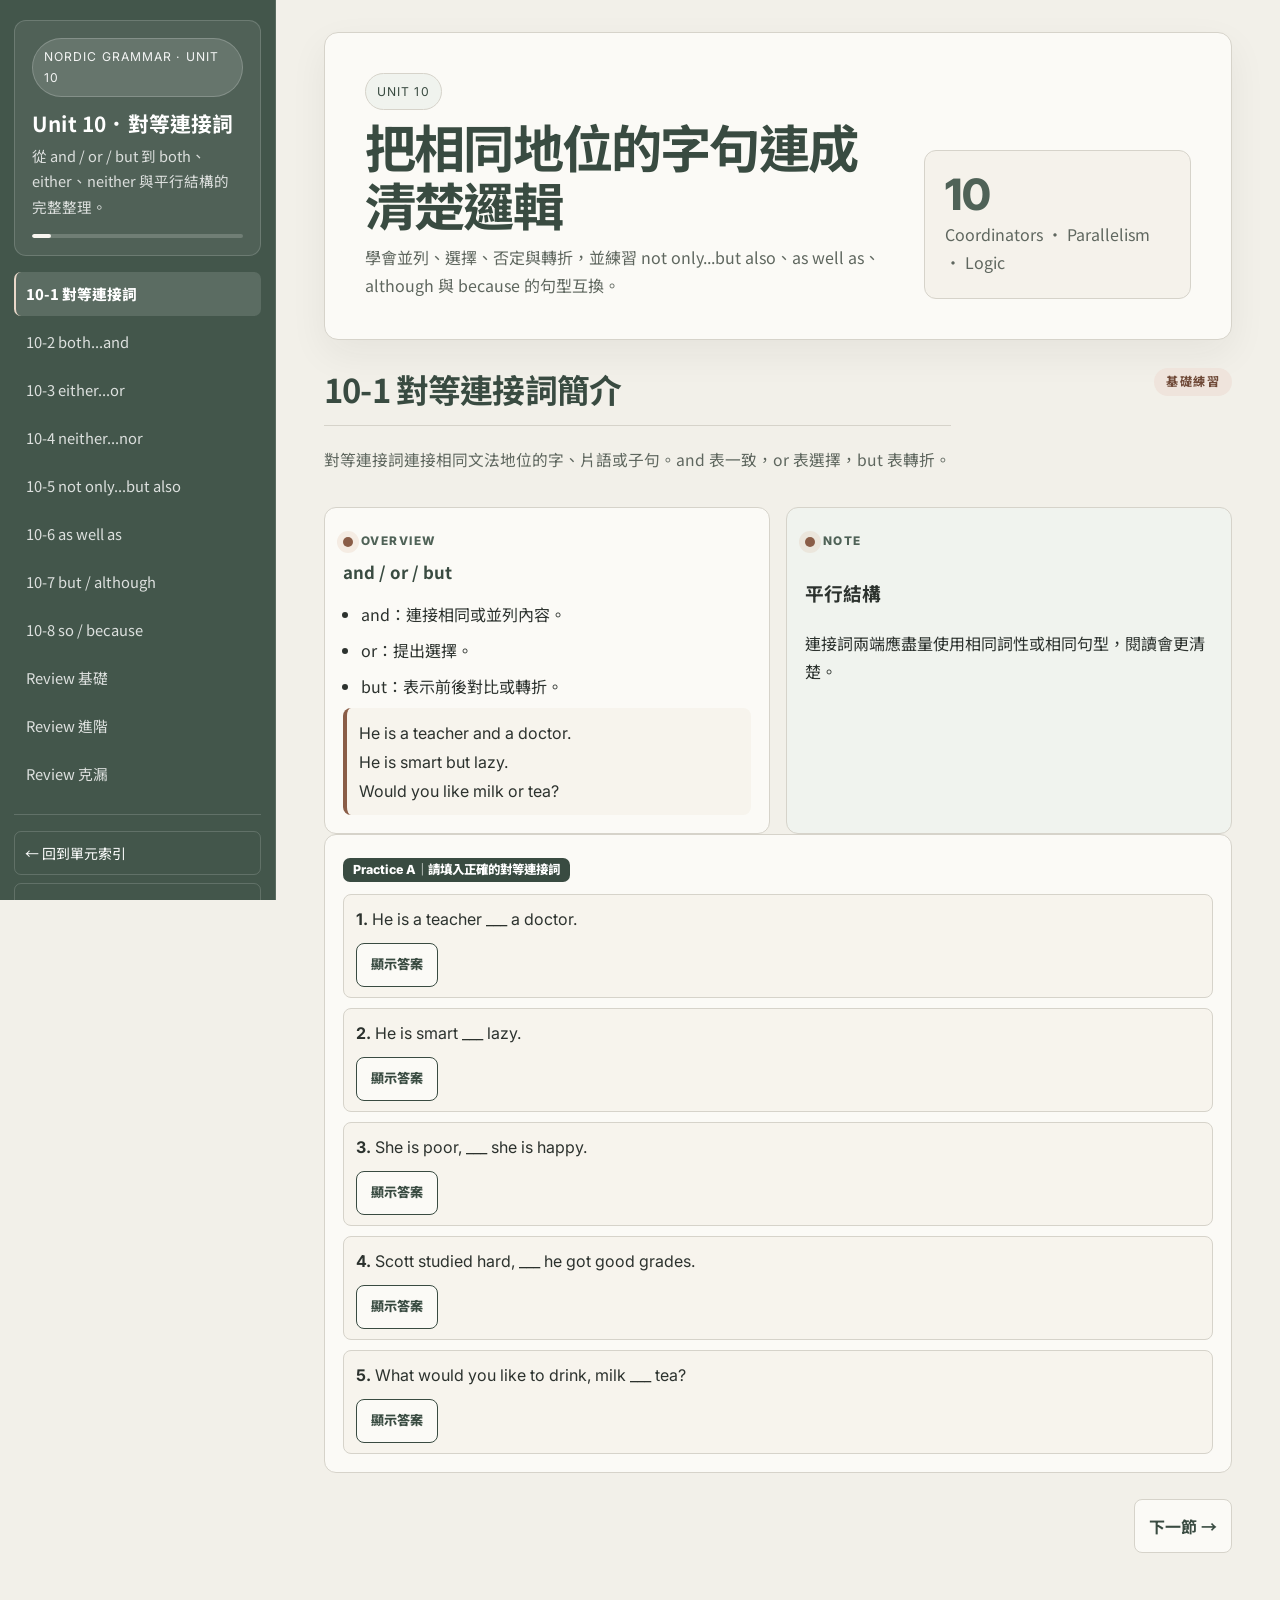
<file: B4Unit10.html>
<!DOCTYPE html><html lang="zh-TW"><head><meta charset="UTF-8"><meta name="viewport" content="width=device-width, initial-scale=1.0"><title>國中英語文法通 4 - Unit 10 對等連接詞互動教學</title><link rel="preconnect" href="https://fonts.googleapis.com"><link rel="preconnect" href="https://fonts.gstatic.com" crossorigin><link href="https://fonts.googleapis.com/css2?family=Inter:wght@400;500;600;700;800&family=Noto+Sans+TC:wght@400;500;700;900&display=swap" rel="stylesheet"><script defer src="https://cdnjs.cloudflare.com/ajax/libs/gsap/3.12.5/gsap.min.js"></script><style>
    :root {
      --primary-color: #315766;
      --primary-light: #d7e1e4;
      --primary-soft: #edf3f4;
      --primary-dark: #203f4a;
      --primary-ink: #172e36;
      --secondary-color: #f7f5ef;
      --page-bg: #edf1f1;
      --text-color: #2d3b40;
      --muted-text: #68777b;
      --accent-color:#b0835f;
      --accent-soft:#f4ece2;
      --success-color: #5f826e;
      --success-soft: #edf4ef;
      --error-color: #b66b65;
      --error-soft: #f8eeee;
      --warning-color: #b58a52;
      --surface: rgba(255,255,255,0.82);
      --surface-solid: #ffffff;
      --hairline: rgba(51,79,80,0.12);
      --hairline-strong: rgba(51,79,80,0.22);
      --border-radius: 22px;
      --shadow-soft: 0 10px 28px rgba(51,79,80,0.08);
      --shadow-lift: 0 24px 64px rgba(51,79,80,0.14);
      --shadow-card: 0 8px 22px rgba(51,79,80,0.07);
      --focus-ring: 0 0 0 4px rgba(197,139,98,0.24);
      --sidebar-width: 292px;
      --font-zh: "Noto Sans TC", "Microsoft JhengHei", "Heiti TC", sans-serif;
      --font-en: "Inter", "Noto Sans TC", sans-serif;
    }

    * { box-sizing: border-box; }
    html { scroll-behavior: smooth; }
    body {
      font-family: var(--font-zh);
      margin: 0;
      min-height: 100vh;
      background:
        radial-gradient(circle at 12% 6%, rgba(49,87,102,0.15), transparent 31%),
        radial-gradient(circle at 86% 12%, rgba(181,150,112,0.11), transparent 27%),
        radial-gradient(circle at 50% 100%, rgba(215,225,228,0.58), transparent 38%),
        linear-gradient(135deg, #f8fffe 0%, #f2faf8 48%, #fffafb 100%);
      color: var(--text-color);
      line-height: 1.75;
      -webkit-font-smoothing: antialiased;
      text-rendering: optimizeLegibility;
    }
    body::before {
      content: '';
      position: fixed;
      inset: 0;
      pointer-events: none;
      background-image:
        linear-gradient(rgba(51,79,80,0.035) 1px, transparent 1px),
        linear-gradient(90deg, rgba(51,79,80,0.035) 1px, transparent 1px);
      background-size: 34px 34px;
      mask-image: linear-gradient(to bottom, rgba(0,0,0,0.62), transparent 78%);
      z-index: -2;
    }
    body::after {
      content: '';
      position: fixed;
      width: 360px;
      height: 360px;
      right: -150px;
      bottom: -160px;
      border-radius: 50%;
      background: radial-gradient(circle, rgba(49,87,102,0.13), transparent 68%);
      pointer-events: none;
      z-index: -1;
    }
    @media (prefers-reduced-motion: reduce) {
      * { animation-duration: 0.001s !important; transition-duration: 0.001s !important; scroll-behavior: auto !important; }
    }
    :focus-visible { outline: none; box-shadow: var(--focus-ring); }
    ::selection { background: rgba(197,139,98,0.28); }

    .reading-progress { position: fixed; top: 0; left: 0; width: 0%; height: 4px; z-index: 2000; background: linear-gradient(90deg, var(--primary-color), var(--accent-color)); box-shadow: 0 0 18px rgba(82,122,122,0.32); transition: width 0.12s linear; }
    .app-shell { display: flex; min-height: 100vh; }
    .topbar {
      display: none; position: sticky; top: 0; z-index: 1100;
      background: rgba(51,79,80,0.86); backdrop-filter: blur(18px); -webkit-backdrop-filter: blur(18px);
      color: #fff; padding: 12px 16px; align-items: center; justify-content: space-between; border-bottom: 1px solid rgba(255,255,255,0.15); box-shadow: 0 12px 28px rgba(51,79,80,0.18);
    }
    .topbar .title { font-weight: 900; letter-spacing: 0.03em; }
    .hamburger {
      background: rgba(255,255,255,0.14); border: 1px solid rgba(255,255,255,0.24); color: #fff; width: 42px; height: 42px; border-radius: 14px; font-size: 1.2rem; cursor: pointer; display: flex; align-items: center; justify-content: center; transition: background 0.2s, transform 0.15s, border-color 0.2s;
    }
    .hamburger:active { transform: scale(0.94); }
    .hamburger:hover { background: rgba(255,255,255,0.24); border-color: rgba(255,255,255,0.38); }
    .sidebar {
      width: var(--sidebar-width); background: linear-gradient(180deg, rgba(51,79,80,0.97), rgba(82,122,122,0.92)), radial-gradient(circle at 0 0, rgba(255,255,255,0.24), transparent 35%);
      color: white; padding: 22px 16px 26px; position: fixed; height: 100%; overflow-y: auto; overscroll-behavior: contain; transition: transform 0.45s cubic-bezier(0.22, 1, 0.36, 1); z-index: 1000; box-shadow: 12px 0 34px rgba(51,79,80,0.20);
    }
    .sidebar::-webkit-scrollbar { width: 8px; }
    .sidebar::-webkit-scrollbar-thumb { background: rgba(255,255,255,0.36); border-radius: 999px; }
    .brand-card { position: relative; overflow: hidden; background: linear-gradient(145deg, rgba(255,255,255,0.18), rgba(255,255,255,0.08)); border: 1px solid rgba(255,255,255,0.22); border-radius: 24px; padding: 18px; margin-bottom: 18px; backdrop-filter: blur(14px); -webkit-backdrop-filter: blur(14px); box-shadow: inset 0 1px 0 rgba(255,255,255,0.20), 0 16px 34px rgba(0,0,0,0.08); }
    .brand-card::after { content: ''; position: absolute; width: 150px; height: 150px; right: -64px; top: -64px; background: radial-gradient(circle, rgba(255,255,255,0.22), transparent 64%); pointer-events: none; }
    .unit-pill { display: inline-flex; align-items: center; gap: 8px; font-family: var(--font-en); font-size: 0.76rem; letter-spacing: 0.09em; text-transform: uppercase; color: rgba(255,255,255,0.92); background: rgba(255,255,255,0.13); border: 1px solid rgba(255,255,255,0.20); border-radius: 999px; padding: 7px 11px; }
    .brand-card h2 { margin: 12px 0 6px; font-size: 1.46rem; line-height: 1.35; letter-spacing: 0.01em; }
    .brand-card p { margin: 0; font-size: 0.91rem; color: rgba(255,255,255,0.80); }
    .progress-mini { margin-top: 15px; height: 7px; background: rgba(255,255,255,0.18); border-radius: 999px; overflow: hidden; }
    .progress-mini span { display: block; height: 100%; width: 8%; background: linear-gradient(90deg, #ffffff, #e7ded0); border-radius: 999px; transition: width 0.45s ease; }
    .nav-links { list-style: none; padding: 0; margin: 0; }
    .nav-links li { margin-bottom: 7px; }
    .nav-links a { color: rgba(255,255,255,0.82); text-decoration: none; display: block; padding: 10px 12px; border-radius: 15px; transition: background-color 0.22s ease, color 0.22s ease, transform 0.22s ease, padding-left 0.22s ease; font-size: 0.92rem; line-height: 1.45; position: relative; overflow: hidden; }
    .nav-links a:hover, .nav-links a.active { background: rgba(255,255,255,0.17); color: #fff; font-weight: 800; padding-left: 18px; transform: translateX(2px); }
    .sidebar-footer { margin-top: 20px; padding-top: 18px; border-top: 1px solid rgba(255,255,255,0.16); display: grid; gap: 10px; }
    .sidebar-footer a { color: #fff; text-decoration: none; font-size: 0.88rem; padding: 10px 12px; border-radius: 14px; background: rgba(255,255,255,0.10); }
    .sidebar-footer a:hover { background: rgba(255,255,255,0.18); }
    .main-content { margin-left: var(--sidebar-width); flex: 1; padding: 32px 38px 90px; }
    .hero-section {
      position: relative; overflow: hidden; background: linear-gradient(135deg, rgba(255,255,255,0.80), rgba(255,255,255,0.56)); border: 1px solid rgba(255,255,255,0.68); border-radius: 30px; padding: 34px clamp(22px, 5vw, 42px); box-shadow: var(--shadow-lift); margin-bottom: 26px;
    }
    .hero-section::before { content: ''; position: absolute; inset: 0; background: linear-gradient(120deg, rgba(255,255,255,0), rgba(255,255,255,0.28)); pointer-events: none; }
    .hero-grid { display: grid; grid-template-columns: minmax(0, 1.6fr) minmax(220px, 0.8fr); gap: 26px; align-items: end; }
    .hero-section h1 { margin: 8px 0 10px; font-size: clamp(2rem, 4vw, 3rem); line-height: 1.12; color: var(--primary-dark); }
    .hero-section p { margin: 0; color: var(--muted-text); font-size: 1rem; }
    .hero-badge { justify-self: end; background: linear-gradient(145deg, rgba(255,255,255,0.96), rgba(255,255,255,0.75)); border: 1px solid rgba(255,255,255,0.75); border-radius: 28px; padding: 22px 20px; min-width: 210px; box-shadow: var(--shadow-soft); }
    .hero-badge strong { display: block; font: 800 2.7rem/1 var(--font-en); color: var(--primary-color); }
    .hero-badge span { display: block; margin-top: 4px; color: var(--muted-text); }
    .section { display: none; margin-top: 16px; }
    .section.active { display: block; }
    .section-head { display: flex; align-items: flex-start; justify-content: space-between; gap: 12px; margin-bottom: 16px; }
    .section-title { margin: 0; font-size: clamp(1.55rem, 3vw, 2rem); line-height: 1.2; color: var(--primary-dark); }
    .level-label { color: var(--accent-color); font: 700 0.76rem/1 var(--font-en); letter-spacing: 0.12em; text-transform: uppercase; background: var(--accent-soft); border-radius: 999px; padding: 8px 12px; }
    .lede { margin: 0 0 18px; color: var(--muted-text); font-size: 0.98rem; }
    .grid-2 { display: grid; grid-template-columns: repeat(2, minmax(0, 1fr)); gap: 16px; }
    .grammar-box, .practice-container, .review-card, .tip-box {
      background: var(--surface); border: 1px solid rgba(255,255,255,0.65); border-radius: 22px; box-shadow: var(--shadow-card); padding: 18px 18px 18px;
      backdrop-filter: blur(10px); -webkit-backdrop-filter: blur(10px);
    }
    .grammar-box h3, .practice-container h3, .review-card h3 { margin: 0 0 12px; font-size: 1.05rem; color: var(--primary-dark); }
    .tip-box { background: linear-gradient(140deg, var(--primary-soft), rgba(255,255,255,0.88)); }
    .eyebrow-label { display: inline-flex; align-items: center; gap: 8px; margin-bottom: 10px; font: 800 0.74rem/1 var(--font-en); letter-spacing: 0.12em; text-transform: uppercase; color: var(--primary-color); }
    .eyebrow-label::before { content: ''; width: 10px; height: 10px; border-radius: 50%; background: var(--accent-color); box-shadow: 0 0 0 6px rgba(197,139,98,0.13); }
    table.data-table { width: 100%; border-collapse: collapse; font-size: 0.95rem; overflow: hidden; border-radius: 16px; }
    .data-table th, .data-table td { border: 1px solid var(--hairline-strong); padding: 10px 12px; vertical-align: top; }
    .data-table th { background: var(--primary-light); color: var(--primary-dark); text-align: left; }
    .data-table td small { color: var(--muted-text); }
    .formula-list, .note-list, .example-list { margin: 0; padding-left: 1.1rem; }
    .formula-list li, .note-list li, .example-list li { margin-bottom: 8px; }
    .example { margin: 8px 0 0; padding: 10px 12px; background: rgba(255,255,255,0.66); border-left: 4px solid var(--accent-color); border-radius: 12px; }
    .practice-items { display: grid; gap: 10px; }
    .practice-item { padding: 10px 12px; background: rgba(255,255,255,0.65); border: 1px solid rgba(51,79,80,0.08); border-radius: 14px; }
    .practice-label { display: inline-flex; align-items: center; gap: 8px; padding: 6px 10px; border-radius: 999px; font: 800 0.78rem/1 var(--font-en); color: #fff; background: linear-gradient(90deg, var(--primary-color), var(--accent-color)); margin-bottom: 12px; }
    .answer-btn { margin-top: 10px; display: inline-flex; align-items: center; gap: 6px; background: rgba(255,255,255,0.9); color: var(--primary-dark); border: 1.6px solid var(--primary-color); padding: 6px 15px; border-radius: 999px; cursor: pointer; font: 800 0.82rem/1.2 var(--font-en); transition: background-color 0.2s ease, color 0.2s ease, box-shadow 0.2s ease, transform 0.1s ease; }
    .answer-btn:hover { background: var(--primary-color); color: #fff; box-shadow: 0 8px 16px rgba(0,0,0,0.14); transform: translateY(-1px); }
    .answer-btn:active { transform: scale(0.96); }
    .answer-btn:focus-visible { outline: none; box-shadow: 0 0 0 4px var(--accent-soft); }
    .answer-btn::before { content: ""; width: 7px; height: 7px; border-radius: 50%; background: var(--accent-color); }
    .answer-text { display: none; margin-top: 10px; color: var(--primary-dark); font-weight: 700; padding: 10px 14px; background: var(--accent-soft); border-radius: 12px; border-left: 4px solid var(--accent-color); line-height: 1.6; text-decoration: none; }
    .answer-inline { color: var(--primary-color); font-weight: 700; }
    .formula-pill { display: inline-block; padding: 6px 10px; border-radius: 999px; background: var(--primary-soft); color: var(--primary-dark); font: 700 0.84rem/1.2 var(--font-en); margin: 4px 6px 4px 0; }
    .review-card + .review-card { margin-top: 16px; }
    .score-block { margin-bottom: 12px; }
    .score-head { display: flex; justify-content: space-between; gap: 12px; margin-bottom: 8px; font-weight: 700; color: var(--primary-dark); }
    .score-track { height: 10px; background: rgba(51,79,80,0.08); border-radius: 999px; overflow: hidden; }
    .score-fill { height: 100%; width: 0%; background: linear-gradient(90deg, var(--primary-color), var(--accent-color)); transition: width 0.25s ease; }
    .score-done { margin-top: 6px; color: var(--muted-text); font-size: 0.9rem; }
    .quiz-item { margin-bottom: 14px; padding: 14px; background: rgba(255,255,255,0.66); border: 1px solid rgba(51,79,80,0.10); border-radius: 16px; }
    .quiz-question { font-weight: 700; color: var(--primary-dark); margin-bottom: 12px; }
    .quiz-options { display: grid; grid-template-columns: 1fr 1fr; gap: 10px; }
    .quiz-option { appearance: none; border: 1px solid var(--hairline-strong); background: #fff; border-radius: 12px; padding: 10px 12px; text-align: left; font: inherit; color: var(--text-color); cursor: pointer; transition: transform 0.15s ease, border-color 0.15s ease, background 0.15s ease; }
    .quiz-option:hover { transform: translateY(-2px); border-color: var(--primary-color); }
    .quiz-option.correct { background: var(--success-soft); border-color: var(--success-color); color: #22543c; }
    .quiz-option.wrong { background: var(--error-soft); border-color: var(--error-color); color: #8c2d34; }
    .cloze-article { margin-bottom: 18px; padding: 14px 16px; border-radius: 16px; background: rgba(255,255,255,0.7); border: 1px dashed var(--hairline-strong); color: var(--text-color); }
    .summary-grid { display: grid; grid-template-columns: repeat(2, minmax(0,1fr)); gap: 14px; }
    .summary-grid .mini { padding: 14px 16px; background: rgba(255,255,255,.62); border-radius: 16px; border: 1px solid rgba(51,79,80,0.08); }
    .mini strong { display: block; color: var(--primary-dark); margin-bottom: 4px; }
    .section-nav { display: flex; justify-content: space-between; gap: 12px; margin-top: 26px; }
    .section-nav a { text-decoration: none; padding: 12px 14px; border-radius: 14px; background: rgba(255,255,255,0.74); border: 1px solid rgba(51,79,80,0.10); color: var(--primary-dark); font-weight: 700; }
    .section-nav a:hover { background: #fff; }
    .overlay { display: none; position: fixed; inset: 0; background: rgba(17,26,26,0.42); z-index: 950; }
    .overlay.show { display: block; }
    .en, .practice-question, .quiz-question, .quiz-option, .answer-text, .formula-pill, .cloze-article { font-family: var(--font-en); }
    @media (max-width: 1040px) {
      .hero-grid, .grid-2, .summary-grid { grid-template-columns: 1fr; }
      .hero-badge { justify-self: start; }
    }
    @media (max-width: 920px) {
      .topbar { display: flex; }
      .sidebar { transform: translateX(-100%); }
      .sidebar.open { transform: translateX(0); }
      .main-content { margin-left: 0; padding: 24px 16px 84px; }
      .hero-section { margin-top: 14px; }
    }
    @media (max-width: 640px) {
      .quiz-options { grid-template-columns: 1fr; }
      .section-head { display: block; }
      .level-label { display: inline-block; margin-top: 10px; }
      .hero-section h1 { font-size: 1.85rem; }
      .hero-badge strong { font-size: 2.2rem; }
      .practice-item { padding: 10px; }
    }
</style><style id="series-theme">
:root{--primary-color:#3c5b65;--primary-light:#d7e1e4;--primary-soft:#edf3f4;--primary-dark:#203f4a;--primary-ink:#172e36;--secondary-color:#f7f5ef;--page-bg:#edf1f1;--text-color:#2d3b40;--muted-text:#68777b;--accent-color:#b0835f;--accent-soft:#f4ece2;}
body{background:radial-gradient(circle at 12% 6%,rgba(49,87,102,.14),transparent 31%),radial-gradient(circle at 86% 12%,rgba(181,150,112,.10),transparent 27%),radial-gradient(circle at 50% 100%,rgba(215,225,228,.56),transparent 38%),linear-gradient(135deg,#edf1f1 0%,#f7f5ef 52%,#fbfaf7 100%) !important;}
body::after{background:radial-gradient(circle,rgba(49,87,102,.12),transparent 68%) !important;}
.sidebar{background:linear-gradient(180deg,rgba(32,63,74,.98),rgba(49,87,102,.94)),radial-gradient(circle at 0 0,rgba(255,255,255,.16),transparent 36%) !important;}

.skip-link{position:fixed;left:16px;top:12px;z-index:3000;transform:translateY(-160%);background:var(--primary-dark);color:#fff;padding:9px 14px;border-radius:10px;text-decoration:none;transition:transform .2s ease;}
.skip-link:focus{transform:translateY(0);}
.answer-btn{padding:8px 16px;}
@media (max-width:640px){.answer-btn{padding:11px 18px;font-size:0.9rem;}}
</style><link rel="stylesheet" href="nordic.css"></head><body><a href="#mainContent" class="skip-link">跳至主內容</a><div class="reading-progress" id="readingProgress"></div><div class="topbar"><button type="button" class="hamburger" id="hamburger" aria-label="開啟選單">☰</button><div class="title">B4 Unit 10｜對等連接詞</div></div><div class="overlay" id="overlay"></div><div class="app-shell"><aside class="sidebar" id="sidebar"><div class="brand-card"><div class="unit-pill">Nordic Grammar · Unit 10</div><h2>Unit 10．對等連接詞</h2><p>從 and / or / but 到 both、either、neither 與平行結構的完整整理。</p><div class="progress-mini"><span id="sidebarProgress"></span></div></div><ul class="nav-links" id="navLinks"><li><a href="#" data-section="u10-1" class="active">10-1 對等連接詞</a></li><li><a href="#" data-section="u10-2" class="">10-2 both...and</a></li><li><a href="#" data-section="u10-3" class="">10-3 either...or</a></li><li><a href="#" data-section="u10-4" class="">10-4 neither...nor</a></li><li><a href="#" data-section="u10-5" class="">10-5 not only...but also</a></li><li><a href="#" data-section="u10-6" class="">10-6 as well as</a></li><li><a href="#" data-section="u10-7" class="">10-7 but / although</a></li><li><a href="#" data-section="u10-8" class="">10-8 so / because</a></li><li><a href="#" data-section="review-basic" class="">Review 基礎</a></li><li><a href="#" data-section="review-adv" class="">Review 進階</a></li><li><a href="#" data-section="review-cloze" class="">Review 克漏</a></li></ul><div class="sidebar-footer"><a href="index.html">← 回到 Index</a><a href="B4Unit9.html">← Unit 9</a></div></aside><main class="main-content" id="mainContent"><header class="hero-section"><div class="hero-grid"><div><div class="unit-pill" style="color:var(--primary-color);background:var(--primary-soft);border-color:transparent;">Unit 10</div><h1>把相同地位的字句連成清楚邏輯</h1><p>學會並列、選擇、否定與轉折，並練習 not only...but also、as well as、although 與 because 的句型互換。</p></div><div class="hero-badge"><strong>10</strong><span>Coordinators · Parallelism · Logic</span></div></div></header><section id="u10-1" class="section active"><div class="section-head"><div><h2 class="section-title">10-1 對等連接詞簡介</h2><p class="lede">對等連接詞連接相同文法地位的字、片語或子句。and 表一致，or 表選擇，but 表轉折。</p></div><div class="level-label">基礎練習</div></div><div class="grid-2"><div class="grammar-box"><div class="eyebrow-label">Overview</div><h3>and / or / but</h3><ul class="note-list"><li>and：連接相同或並列內容。</li><li>or：提出選擇。</li><li>but：表示前後對比或轉折。</li></ul><div class="example"><span class="en">He is a teacher and a doctor.</span><br><span class="en">He is smart but lazy.</span><br><span class="en">Would you like milk or tea?</span></div></div><div class="tip-box"><div class="eyebrow-label">Note</div><h3>平行結構</h3><p>連接詞兩端應盡量使用相同詞性或相同句型，閱讀會更清楚。</p></div></div><div class="practice-container"><div class="practice-label">Practice A｜請填入正確的對等連接詞</div><div class="practice-items"><div class="practice-item"><div class="practice-question"><strong>1.</strong> He is a teacher ___ a doctor.</div><div class="answer-text">and</div></div><div class="practice-item"><div class="practice-question"><strong>2.</strong> He is smart ___ lazy.</div><div class="answer-text">but</div></div><div class="practice-item"><div class="practice-question"><strong>3.</strong> She is poor, ___ she is happy.</div><div class="answer-text">but</div></div><div class="practice-item"><div class="practice-question"><strong>4.</strong> Scott studied hard, ___ he got good grades.</div><div class="answer-text">and</div></div><div class="practice-item"><div class="practice-question"><strong>5.</strong> What would you like to drink, milk ___ tea?</div><div class="answer-text">or</div></div></div></div><div class="section-nav"><span></span><a href="#" data-section="u10-2">下一節 →</a></div></section><section id="u10-2" class="section"><div class="section-head"><div><h2 class="section-title">10-2 both A and B</h2><p class="lede">both A and B 表示「A 和 B 兩者都」，可連接名詞、形容詞或動詞。</p></div><div class="level-label">基礎練習</div></div><div class="grid-2"><div class="grammar-box"><div class="eyebrow-label">Rule</div><h3>both...and</h3><span class="formula-pill">both + 名詞 A + and + 名詞 B</span><span class="formula-pill">both + 形容詞 A + and + 形容詞 B</span><span class="formula-pill">both + 動詞 A + and + 動詞 B</span><div class="example"><span class="en">Both John and Mary are teachers.</span><br><span class="en">John is both hungry and thirsty.</span><br><span class="en">John can both ride a bike and drive a car.</span></div></div><div class="tip-box"><div class="eyebrow-label">Note</div><h3>與 not 連用</h3><p><span class="en">She doesn’t like both dogs and cats.</span> 表示並非兩種都喜歡，可能只喜歡其中一種。</p></div></div><div class="practice-container"><div class="practice-label">Practice B｜請依提示造句</div><div class="practice-items"><div class="practice-item"><div class="practice-question"><strong>1.</strong> both / Sandy / Sally / nurse</div><div class="answer-text">Both Sandy and Sally are nurses.</div></div><div class="practice-item"><div class="practice-question"><strong>2.</strong> Tina / both / angry / sad</div><div class="answer-text">Tina is both angry and sad.</div></div><div class="practice-item"><div class="practice-question"><strong>3.</strong> both / Helen / Harry / student</div><div class="answer-text">Both Helen and Harry are students.</div></div><div class="practice-item"><div class="practice-question"><strong>4.</strong> Peter / can / both / swim / run</div><div class="answer-text">Peter can both swim and run.</div></div><div class="practice-item"><div class="practice-question"><strong>5.</strong> He / not / like / both / spiders / frogs</div><div class="answer-text">He doesn’t like both spiders and frogs.</div></div><div class="practice-item"><div class="practice-question"><strong>6.</strong> Michelle / like / both / red / blue</div><div class="answer-text">Michelle likes both red and blue.</div></div></div></div><div class="section-nav"><a href="#" data-section="u10-1">← 上一節</a><a href="#" data-section="u10-3">下一節 →</a></div></section><section id="u10-3" class="section"><div class="section-head"><div><h2 class="section-title">10-3 either A or B</h2><p class="lede">either A or B 表示兩者之中任一個；當整組當主詞時，動詞與最靠近的主詞一致。</p></div><div class="level-label">基礎練習</div></div><div class="grid-2"><div class="grammar-box"><div class="eyebrow-label">Rule</div><h3>either...or</h3><span class="formula-pill">either A or B</span><span class="formula-pill">Either A or B + 動詞（就近一致）</span><div class="example"><span class="en">They can either stay home or go out.</span><br><span class="en">Either you or he is a teacher.</span></div></div><div class="tip-box"><div class="eyebrow-label">Note</div><h3>句尾的 either</h3><p>either 單獨放在否定句句尾，表示「也不」：<span class="en">He is not a teacher, either.</span></p></div></div><div class="practice-container"><div class="practice-label">Practice C｜請寫出正確的動詞</div><div class="practice-items"><div class="practice-item"><div class="practice-question"><strong>1.</strong> Either he or she ___ (be) a doctor.</div><div class="answer-text">is</div></div><div class="practice-item"><div class="practice-question"><strong>2.</strong> Either he or they ___ (be) teachers.</div><div class="answer-text">are</div></div><div class="practice-item"><div class="practice-question"><strong>3.</strong> They ___ (like) either lions or tigers.</div><div class="answer-text">like</div></div><div class="practice-item"><div class="practice-question"><strong>4.</strong> ___ (be) either they or you lawyers?</div><div class="answer-text">Are</div></div><div class="practice-item"><div class="practice-question"><strong>5.</strong> He ___ (like) either swimming or jogging.</div><div class="answer-text">likes</div></div><div class="practice-item"><div class="practice-question"><strong>6.</strong> She ___ (want) either milk or juice.</div><div class="answer-text">wants</div></div></div></div><div class="section-nav"><a href="#" data-section="u10-2">← 上一節</a><a href="#" data-section="u10-4">下一節 →</a></div></section><section id="u10-4" class="section"><div class="section-head"><div><h2 class="section-title">10-4 neither A nor B</h2><p class="lede">neither A nor B 表示「A、B 兩者都不」，本身已含否定，不再搭配 not。動詞同樣採就近一致。</p></div><div class="level-label">基礎練習</div></div><div class="grid-2"><div class="grammar-box"><div class="eyebrow-label">Rule</div><h3>neither...nor</h3><span class="formula-pill">neither A nor B</span><span class="formula-pill">Neither A nor B + 動詞（就近一致）</span><div class="example"><span class="en">John can neither ride a bike nor drive a car.</span><br><span class="en">Neither you nor she is a teacher.</span></div></div><div class="tip-box"><div class="eyebrow-label">Note</div><h3>同義改寫</h3><p><span class="en">neither...nor</span> = <span class="en">not...either...or</span>。</p></div></div><div class="practice-container"><div class="practice-label">Practice D｜請合併句子</div><div class="practice-items"><div class="practice-item"><div class="practice-question"><strong>1.</strong> She isn’t a clerk. He isn’t a clerk, either.</div><div class="answer-text">Neither she nor he is a clerk.</div></div><div class="practice-item"><div class="practice-question"><strong>2.</strong> I can’t swim. Peter can’t swim, either.</div><div class="answer-text">Neither I nor Peter can swim.</div></div><div class="practice-item"><div class="practice-question"><strong>3.</strong> I don’t like drinking juice. I don’t like eating soup, either.</div><div class="answer-text">I like neither drinking juice nor eating soup.</div></div><div class="practice-item"><div class="practice-question"><strong>4.</strong> He doesn’t like frogs. She doesn’t like frogs, either.</div><div class="answer-text">Neither he nor she likes frogs.</div></div><div class="practice-item"><div class="practice-question"><strong>5.</strong> She can’t play the piano. She can’t play the violin, either.</div><div class="answer-text">She can neither play the piano nor play the violin.</div></div></div></div><div class="section-nav"><a href="#" data-section="u10-3">← 上一節</a><a href="#" data-section="u10-5">下一節 →</a></div></section><section id="u10-5" class="section"><div class="section-head"><div><h2 class="section-title">10-5 not only...but also...</h2><p class="lede">not only A but also B 表示「不但 A，而且 B」。連接主詞時，動詞與後面的主詞一致。</p></div><div class="level-label">基礎練習</div></div><div class="grid-2"><div class="grammar-box"><div class="eyebrow-label">Rule</div><h3>not only...but also</h3><span class="formula-pill">not only + A + but also + B</span><span class="formula-pill">Not only A but also B + 動詞（與 B 一致）</span><div class="example"><span class="en">She is not only beautiful but also smart.</span><br><span class="en">Not only you but also she is hard-working.</span></div></div><div class="tip-box"><div class="eyebrow-label">Note</div><h3>平行詞性</h3><p>A 與 B 必須保持相同詞性，例如兩個形容詞、兩個名詞或兩個動詞。</p></div></div><div class="practice-container"><div class="practice-label">Practice E｜請翻譯下列句子</div><div class="practice-items"><div class="practice-item"><div class="practice-question"><strong>1.</strong> Paul 不但聰明而且勤奮。</div><div class="answer-text">Paul is not only smart but also hard-working.</div></div><div class="practice-item"><div class="practice-question"><strong>2.</strong> Allen 不但是科學家而且是醫師。</div><div class="answer-text">Allen is not only a scientist but also a doctor.</div></div><div class="practice-item"><div class="practice-question"><strong>3.</strong> 不但 Helen 去派對，而且 Debby 也去了派對。</div><div class="answer-text">Not only Helen but also Debby went to the party.</div></div><div class="practice-item"><div class="practice-question"><strong>4.</strong> Andrew 不但是誠實的學生，而且是個好兒子。</div><div class="answer-text">Andrew is not only an honest student but also a good son.</div></div><div class="practice-item"><div class="practice-question"><strong>5.</strong> Angelina 不但漂亮而且活潑。</div><div class="answer-text">Angelina is not only pretty but also active.</div></div></div></div><div class="section-nav"><a href="#" data-section="u10-4">← 上一節</a><a href="#" data-section="u10-6">下一節 →</a></div></section><section id="u10-6" class="section"><div class="section-head"><div><h2 class="section-title">10-6 as well as / not only...but also</h2><p class="lede">as well as 表示「以及、也」，連接兩個主詞時，動詞通常與前面的主詞一致；可和 not only...but also 互換。</p></div><div class="level-label">進階練習</div></div><div class="grid-2"><div class="grammar-box"><div class="eyebrow-label">Rule</div><h3>as well as</h3><span class="formula-pill">主詞 + be + A + as well as + B</span><span class="formula-pill">主詞 A + as well as + 主詞 B + 動詞（與 A 一致）</span><div class="example"><span class="en">She is beautiful as well as smart.</span><br><span class="en">John as well as you went to the amusement park.</span></div></div><div class="tip-box"><div class="eyebrow-label">Note</div><h3>主詞一致比較</h3><div class="summary-grid"><div class="mini"><strong>not only A but also B</strong><div>動詞與 B 一致</div></div><div class="mini"><strong>A as well as B</strong><div>動詞與 A 一致</div></div></div></div></div><div class="practice-container"><div class="practice-label">Practice F｜互換 as well as 與 not only...but also</div><div class="practice-items"><div class="practice-item"><div class="practice-question"><strong>1.</strong> Mike is not only handsome but also hard-working.</div><div class="answer-text">Mike is handsome as well as hard-working.</div></div><div class="practice-item"><div class="practice-question"><strong>2.</strong> John is not only a scientist but also a doctor.</div><div class="answer-text">John is a scientist as well as a doctor.</div></div><div class="practice-item"><div class="practice-question"><strong>3.</strong> Not only John but also you went to the amusement park.</div><div class="answer-text">John as well as you went to the amusement park.</div></div><div class="practice-item"><div class="practice-question"><strong>4.</strong> Andy is not only an active boy but also a good student.</div><div class="answer-text">Andy is an active boy as well as a good student.</div></div><div class="practice-item"><div class="practice-question"><strong>5.</strong> Angel is not only honest but also smart.</div><div class="answer-text">Angel is honest as well as smart.</div></div></div></div><div class="section-nav"><a href="#" data-section="u10-5">← 上一節</a><a href="#" data-section="u10-7">下一節 →</a></div></section><section id="u10-7" class="section"><div class="section-head"><div><h2 class="section-title">10-7 but / although</h2><p class="lede">but 與 although 都能表達轉折，但不能同時放在同一句中。</p></div><div class="level-label">進階練習</div></div><div class="grid-2"><div class="grammar-box"><div class="eyebrow-label">Rule</div><h3>兩種表達方式</h3><span class="formula-pill">Although + 子句, 主要子句</span><span class="formula-pill">主要子句, but + 主要子句</span><div class="example"><span class="en">Although she was sick, she still went to school.</span><br><span class="en">She was sick, but she still went to school.</span></div></div><div class="tip-box"><div class="eyebrow-label">Note</div><h3>常見錯誤</h3><p>不要寫成 <span class="en">Although..., but...</span>；二者選一即可。</p></div></div><div class="practice-container"><div class="practice-label">Practice G｜填入 although 或 but</div><div class="practice-items"><div class="practice-item"><div class="practice-question"><strong>1.</strong> ___ he is young, he is very smart.</div><div class="answer-text">Although</div></div><div class="practice-item"><div class="practice-question"><strong>2.</strong> He is old, ___ he is very healthy.</div><div class="answer-text">but</div></div><div class="practice-item"><div class="practice-question"><strong>3.</strong> She is not proud ___ she is very smart.</div><div class="answer-text">although</div></div><div class="practice-item"><div class="practice-question"><strong>4.</strong> I smiled at Mike, ___ he didn’t smile back.</div><div class="answer-text">but</div></div><div class="practice-item"><div class="practice-question"><strong>5.</strong> He was not happy ___ he passed the examination.</div><div class="answer-text">although</div></div><div class="practice-item"><div class="practice-question"><strong>6.</strong> ___ I like her, I am afraid to tell her.</div><div class="answer-text">Although</div></div></div></div><div class="practice-container"><div class="practice-label">Practice H｜互換 but 與 although</div><div class="practice-items"><div class="practice-item"><div class="practice-question"><strong>1.</strong> Although Mike slept late, he didn’t feel tired.</div><div class="answer-text">Mike slept late, but he didn’t feel tired.</div></div><div class="practice-item"><div class="practice-question"><strong>2.</strong> Although she is beautiful, she is dishonest.</div><div class="answer-text">She is beautiful, but she is dishonest.</div></div><div class="practice-item"><div class="practice-question"><strong>3.</strong> Although we had a chance to win a special prize, we lost it.</div><div class="answer-text">We had a chance to win a special prize, but we lost it.</div></div><div class="practice-item"><div class="practice-question"><strong>4.</strong> Although it rains, we still don’t have enough water.</div><div class="answer-text">It rains, but we still don’t have enough water.</div></div><div class="practice-item"><div class="practice-question"><strong>5.</strong> Although she wore a sweater, she still felt cold.</div><div class="answer-text">She wore a sweater, but she still felt cold.</div></div></div></div><div class="section-nav"><a href="#" data-section="u10-6">← 上一節</a><a href="#" data-section="u10-8">下一節 →</a></div></section><section id="u10-8" class="section"><div class="section-head"><div><h2 class="section-title">10-8 so / because</h2><p class="lede">because 引導原因；so 引導結果。二者不能同時出現在同一句中。</p></div><div class="level-label">進階練習</div></div><div class="grid-2"><div class="grammar-box"><div class="eyebrow-label">Rule</div><h3>原因與結果的互換</h3><span class="formula-pill">Because + 原因, 結果</span><span class="formula-pill">原因, so + 結果</span><div class="example"><span class="en">Because he is nice to me, I like him.</span><br><span class="en">He is nice to me, so I like him.</span></div></div><div class="tip-box"><div class="eyebrow-label">Note</div><h3>句型方向</h3><div class="summary-grid"><div class="mini"><strong>because 後面</strong><div>原因</div></div><div class="mini"><strong>so 後面</strong><div>結果</div></div></div></div></div><div class="practice-container"><div class="practice-label">Practice I｜填入 because 或 so</div><div class="practice-items"><div class="practice-item"><div class="practice-question"><strong>1.</strong> ___ he studied hard, he got better grades.</div><div class="answer-text">Because</div></div><div class="practice-item"><div class="practice-question"><strong>2.</strong> He won the lottery, ___ he was very happy.</div><div class="answer-text">so</div></div><div class="practice-item"><div class="practice-question"><strong>3.</strong> She is happy ___ she gets to vote when she’s twenty.</div><div class="answer-text">because</div></div><div class="practice-item"><div class="practice-question"><strong>4.</strong> Kitty lost the game, ___ she is sad.</div><div class="answer-text">so</div></div><div class="practice-item"><div class="practice-question"><strong>5.</strong> ___ they saw a sad movie, they cried.</div><div class="answer-text">Because</div></div></div></div><div class="practice-container"><div class="practice-label">Practice J｜互換 because 與 so</div><div class="practice-items"><div class="practice-item"><div class="practice-question"><strong>1.</strong> She learned English very well because she listened to English songs.</div><div class="answer-text">She listened to English songs, so she learned English very well.</div></div><div class="practice-item"><div class="practice-question"><strong>2.</strong> He always gets good grades because he has good study habits.</div><div class="answer-text">He has good study habits, so he always gets good grades.</div></div><div class="practice-item"><div class="practice-question"><strong>3.</strong> I did the best on the English report because I got some useful tips.</div><div class="answer-text">I got some useful tips, so I did the best on the English report.</div></div><div class="practice-item"><div class="practice-question"><strong>4.</strong> Angela failed the math quiz because she didn’t do exercises.</div><div class="answer-text">Angela didn’t do exercises, so she failed the math quiz.</div></div><div class="practice-item"><div class="practice-question"><strong>5.</strong> Mark couldn’t play basketball because his arm hurt.</div><div class="answer-text">Mark’s arm hurt, so he couldn’t play basketball.</div></div></div></div><div class="section-nav"><a href="#" data-section="u10-7">← 上一節</a><a href="#" data-section="review-basic">下一節 →</a></div></section><section id="review-basic" class="section"><div class="section-head"><div><h2 class="section-title">Review｜單題選擇（基礎）</h2><p class="lede">依照課本 Review 整理成互動題組。點選後立即顯示答案。</p></div><div class="level-label">Review</div></div><div class="review-card"><div class="score-block"><div class="score-head"><span>作答進度</span><span><b id="quiz-basic-correct">0</b> / <span id="quiz-basic-total">0</span> 答對</span></div><div class="score-track"><div class="score-fill" id="quiz-basic-fill"></div></div><div class="score-done" id="quiz-basic-done"></div></div><div id="quiz-basic"></div></div><div class="section-nav"><a href="#" data-section="u10-8">← 上一節</a><a href="#" data-section="review-adv">下一節 →</a></div></section><section id="review-adv" class="section"><div class="section-head"><div><h2 class="section-title">Review｜單題選擇（進階）</h2><p class="lede">進階題與綜合句型。</p></div><div class="level-label">Review</div></div><div class="review-card"><div class="score-block"><div class="score-head"><span>作答進度</span><span><b id="quiz-adv-correct">0</b> / <span id="quiz-adv-total">0</span> 答對</span></div><div class="score-track"><div class="score-fill" id="quiz-adv-fill"></div></div><div class="score-done" id="quiz-adv-done"></div></div><div id="quiz-adv"></div></div><div class="section-nav"><a href="#" data-section="review-basic">← 上一節</a><a href="#" data-section="review-cloze">下一節 →</a></div></section><section id="review-cloze" class="section"><div class="section-head"><div><h2 class="section-title">Review｜克漏字選擇</h2><p class="lede">先閱讀短文，再完成每一題。</p></div><div class="level-label">Review</div></div><div class="review-card"><div class="cloze-article" id="cloze-article"></div><div class="score-block"><div class="score-head"><span>作答進度</span><span><b id="quiz-cloze-correct">0</b> / <span id="quiz-cloze-total">0</span> 答對</span></div><div class="score-track"><div class="score-fill" id="quiz-cloze-fill"></div></div><div class="score-done" id="quiz-cloze-done"></div></div><div id="quiz-cloze"></div></div><div class="section-nav"><a href="#" data-section="review-adv">← 上一節</a><a href="index.html">回到索引 ↗</a></div></section></main></div><script>
const unitData = {"basicQuestions": [{"q": "____ Andy didn’t see his father, he cried.", "opts": ["(A) Because", "(B) So", "(C) But", "(D) Too"], "ans": 0}, {"q": "Melody studied hard, ____ she got poor grades.", "opts": ["(A) so", "(B) for", "(C) but", "(D) be"], "ans": 2}, {"q": "Ben is friendly ____ he is very handsome.", "opts": ["(A) Because", "(B) although", "(C) But", "(D) as"], "ans": 1}, {"q": "Not only Jason but also Kim ____ watch movies.", "opts": ["(A) like", "(B) likes", "(C) likes to", "(D) like to"], "ans": 2}, {"q": "Both Sophia and Grace ____ English teachers.", "opts": ["(A) is", "(B) do", "(C) does", "(D) are"], "ans": 3}, {"q": "Which do you like, the brown hat ____ the red one?", "opts": ["(A) or", "(B) but", "(C) so", "(D) and"], "ans": 0}, {"q": "____ he nor she likes math.", "opts": ["(A) Do", "(B) Does", "(C) Either", "(D) Neither"], "ans": 3}, {"q": "Joseph wants ____ milk or juice.", "opts": ["(A) neither", "(B) either", "(C) all", "(D) both"], "ans": 1}, {"q": "Jason likes ____ lions nor tigers, but he likes kangaroos.", "opts": ["(A) neither", "(B) either", "(C) every", "(D) both"], "ans": 0}, {"q": "Andrew can neither play the piano ____ play the violin.", "opts": ["(A) if", "(B) neither", "(C) but", "(D) nor"], "ans": 3}], "advQuestions": [{"q": "Bonnie won the lottery, ____ she was very happy.", "opts": ["(A) so", "(B) because", "(C) that", "(D) if"], "ans": 0}, {"q": "Flora is so poor that she can’t buy the computer. Which sentence is equivalent?", "opts": ["(A) Flora is poor enough to buy the computer.", "(B) Flora is too poor to buy the computer.", "(C) Although Flora is poor, she buys the computer.", "(D) Flora is poor, so she buys the computer."], "ans": 1}, {"q": "Scott studies hard, but his teacher doesn’t like him. Which sentence is equivalent?", "opts": ["(A) Scott doesn’t study hard, and his teacher doesn’t like him.", "(B) Because Scott doesn’t study hard, his teacher doesn’t like him.", "(C) If Scott studies hard, his teacher doesn’t like him.", "(D) Although Scott studies hard, his teacher doesn’t like him."], "ans": 3}, {"q": "She learned English very well ____ she listened to English songs a lot.", "opts": ["(A) although", "(B) but", "(C) so", "(D) because"], "ans": 3}, {"q": "Ken didn’t study hard, ____ he failed the science quiz.", "opts": ["(A) that", "(B) but", "(C) so", "(D) because"], "ans": 2}], "clozeQuestions": [{"q": "Blank 1", "opts": ["(A) but", "(B) and", "(C) or", "(D) so"], "ans": 0}, {"q": "Blank 2", "opts": ["(A) very", "(B) also", "(C) even", "(D) still"], "ans": 3}, {"q": "Blank 3", "opts": ["(A) either", "(B) neither", "(C) nor", "(D) or"], "ans": 0}, {"q": "Blank 4", "opts": ["(A) Because", "(B) Unless", "(C) Until", "(D) Although"], "ans": 1}, {"q": "Blank 5", "opts": ["(A) although", "(B) because", "(C) after", "(D) until"], "ans": 1}, {"q": "Blank 6", "opts": ["(A) One", "(B) Each", "(C) All", "(D) Both"], "ans": 3}, {"q": "Blank 7", "opts": ["(A) Neither", "(B) Either", "(C) Nor", "(D) Or"], "ans": 0}, {"q": "Blank 8", "opts": ["(A) if", "(B) either", "(C) neither", "(D) that"], "ans": 1}], "clozeArticle": "Lisa is not only beautiful <b>1</b> also smart. Although her family is very poor, she is <b>2</b> a happy and diligent girl. She <b>3</b> works diligently at her job or studies hard in school. <b>4</b> there is a big exam, she goes to her part-time job every day after school. She must study hard <b>5</b> she wants to have a good job in the future. <b>6</b> of her parents want her to be successful. <b>7</b> her dad nor mom wants her to leave home. Lisa can <b>8</b> find a good job nearby or start a business at home. Then she can always see her dad as well as see her mom."};
const sidebar = document.getElementById('sidebar');
const overlay = document.getElementById('overlay');
const hamburger = document.getElementById('hamburger');
const navLinks = [...document.querySelectorAll('#navLinks a')];
const sections = [...document.querySelectorAll('.section')];
const readingProgress = document.getElementById('readingProgress');
const sidebarProgress = document.getElementById('sidebarProgress');
const storageKey = 'b4-unit10-active-section';
function toggleSidebar(show) { if (window.innerWidth > 920) return; sidebar.classList.toggle('open', show); overlay.classList.toggle('show', show); }
if (hamburger) hamburger.addEventListener('click', () => toggleSidebar(!sidebar.classList.contains('open')));
overlay.addEventListener('click', () => toggleSidebar(false));
function showSection(id) {
  sections.forEach(sec => sec.classList.toggle('active', sec.id === id));
  navLinks.forEach(link => link.classList.toggle('active', link.dataset.section === id));
  localStorage.setItem(storageKey, id); const reduceMotion=window.matchMedia&&window.matchMedia('(prefers-reduced-motion: reduce)').matches; window.scrollTo({top:0,behavior:reduceMotion?'auto':'smooth'}); if(window.innerWidth<=920) toggleSidebar(false); updateSidebarMini();
  const target=document.getElementById(id);
  if(window.gsap && target && !window.matchMedia('(prefers-reduced-motion: reduce)').matches){ const animated=target.querySelectorAll('.section-head,.grammar-box,.tip-box,.practice-container,.review-card'); gsap.killTweensOf(animated); gsap.fromTo(animated,{opacity:0,y:22},{opacity:1,y:0,duration:.58,stagger:.055,ease:'power3.out',clearProps:'transform'}); }
}
navLinks.forEach(link=>link.addEventListener('click',e=>{e.preventDefault();showSection(link.dataset.section);}));
document.querySelectorAll('.section-nav a[data-section]').forEach(link=>link.addEventListener('click',e=>{e.preventDefault();showSection(link.dataset.section);}));
const saved=localStorage.getItem(storageKey); if(saved&&document.getElementById(saved))showSection(saved); else showSection(sections[0].id);
function updateReadingProgress(){const total=document.documentElement.scrollHeight-window.innerHeight;readingProgress.style.width=(total>0?window.scrollY/total*100:0)+'%';} window.addEventListener('scroll',updateReadingProgress);updateReadingProgress();
function updateSidebarMini(){const i=sections.findIndex(sec=>sec.classList.contains('active'));sidebarProgress.style.width=((i+1)/sections.length*100)+'%';}
const quizState={}; function setupQuiz(id,total){quizState[id]={total,answered:new Set(),correct:0};updateScore(id);}
function updateScore(id){const s=quizState[id];document.getElementById(`${id}-total`).textContent=s.total;document.getElementById(`${id}-correct`).textContent=s.correct;document.getElementById(`${id}-fill`).style.width=(s.answered.size/s.total*100)+'%';document.getElementById(`${id}-done`).textContent=`已作答 ${s.answered.size} / ${s.total} 題`;}
function renderQuiz(containerId,scoreId,questions,startNo=1){const container=document.getElementById(containerId);setupQuiz(scoreId,questions.length);container.innerHTML=questions.map((q,qi)=>`<div class="quiz-item" id="${scoreId}-q${qi}"><div class="quiz-question">${qi+startNo}. ${q.q}</div><div class="quiz-options">${q.opts.map((o,oi)=>`<button type="button" class="quiz-option" data-score="${scoreId}" data-q="${qi}" data-o="${oi}">${o}</button>`).join('')}</div></div>`).join('');container.querySelectorAll('.quiz-option').forEach(btn=>btn.addEventListener('click',()=>{const sid=btn.dataset.score,qi=Number(btn.dataset.q),oi=Number(btn.dataset.o),q=questions[qi],st=quizState[sid];if(st.answered.has(qi))return;st.answered.add(qi);const item=document.getElementById(`${sid}-q${qi}`);item.querySelectorAll('.quiz-option').forEach((b,i)=>{if(i===q.ans)b.classList.add('correct');if(i===oi&&i!==q.ans)b.classList.add('wrong');b.disabled=true;});if(oi===q.ans)st.correct++;updateScore(sid);}));}
document.getElementById('cloze-article').innerHTML=unitData.clozeArticle;renderQuiz('quiz-basic','quiz-basic',unitData.basicQuestions,1);renderQuiz('quiz-adv','quiz-adv',unitData.advQuestions,11);renderQuiz('quiz-cloze','quiz-cloze',unitData.clozeQuestions,1);
window.addEventListener('load',()=>{if(!window.gsap||window.matchMedia('(prefers-reduced-motion: reduce)').matches)return;gsap.from('.hero-section',{y:24,duration:.75,ease:'power3.out'});gsap.from('.brand-card',{x:-18,duration:.68,ease:'power3.out'});gsap.from('.nav-links li',{x:-12,duration:.42,stagger:.035,delay:.12,ease:'power2.out'});});
</script><script>
/* Reveal-answer mechanism — consistent across every unit. Self-healing:
   the answer is guaranteed visible even if the (optional) GSAP tween never runs. */
(function () {
  var reduceMotion = window.matchMedia && window.matchMedia('(prefers-reduced-motion: reduce)').matches;
  function animate() { return window.gsap && !reduceMotion; }
  function setAnswer(btn, ans, open) {
    if (open) {
      ans.style.display = 'block';
      ans.setAttribute('data-open', '1');
      btn.textContent = '隱藏答案';
      btn.setAttribute('aria-expanded', 'true');
      if (animate()) {
        gsap.killTweensOf(ans);
        gsap.fromTo(ans, { autoAlpha: 0, y: -8 }, { autoAlpha: 1, y: 0, duration: 0.28, ease: 'power2.out' });
        // Safety net: if the tween can't finish (e.g. tab was backgrounded),
        // clear GSAP's inline opacity/visibility so the answer never stays hidden.
        setTimeout(function () {
          if (ans.getAttribute('data-open') === '1') gsap.set(ans, { clearProps: 'opacity,visibility,transform' });
        }, 380);
      }
    } else {
      ans.setAttribute('data-open', '0');
      btn.textContent = '顯示答案';
      btn.setAttribute('aria-expanded', 'false');
      if (animate()) {
        gsap.killTweensOf(ans);
        gsap.to(ans, { autoAlpha: 0, y: -5, duration: 0.15, ease: 'power1.in', onComplete: function () {
          ans.style.display = 'none'; gsap.set(ans, { clearProps: 'opacity,visibility,transform' });
        }});
        setTimeout(function () { if (ans.getAttribute('data-open') === '0') ans.style.display = 'none'; }, 260);
      } else {
        ans.style.display = 'none';
      }
    }
  }
  function initReveals() {
    document.querySelectorAll('.practice-item').forEach(function (item) {
      var ans = item.querySelector('.answer-text');
      if (!ans || item.querySelector('.answer-btn')) return;
      var btn = document.createElement('button');
      btn.type = 'button';
      btn.className = 'answer-btn';
      btn.textContent = '顯示答案';
      btn.setAttribute('aria-expanded', 'false');
      ans.setAttribute('data-open', '0');
      btn.addEventListener('click', function () {
        setAnswer(btn, ans, ans.getAttribute('data-open') !== '1');
      });
      ans.parentNode.insertBefore(btn, ans);
    });
  }
  if (document.readyState === 'loading') document.addEventListener('DOMContentLoaded', initReveals);
  else initReveals();
})();
</script>
<script src="nordic.js"></script></body></html>
</file>
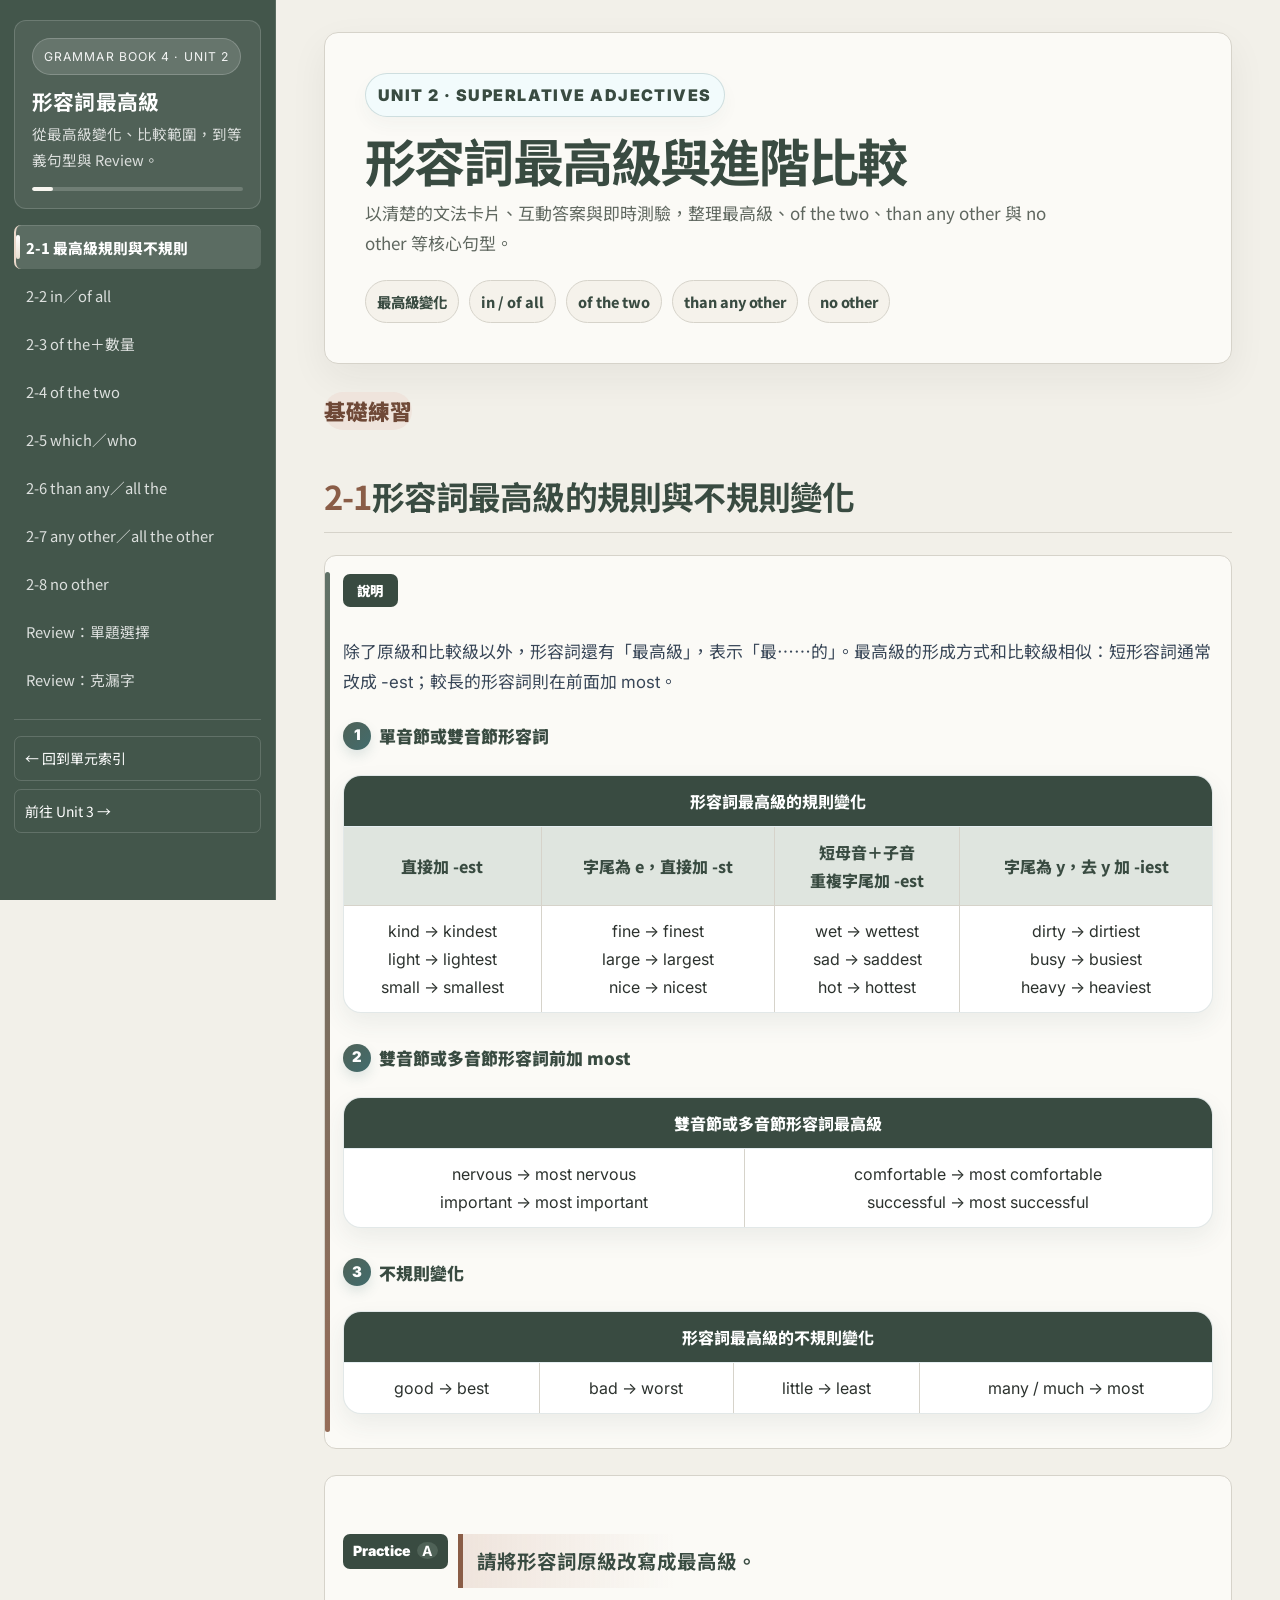
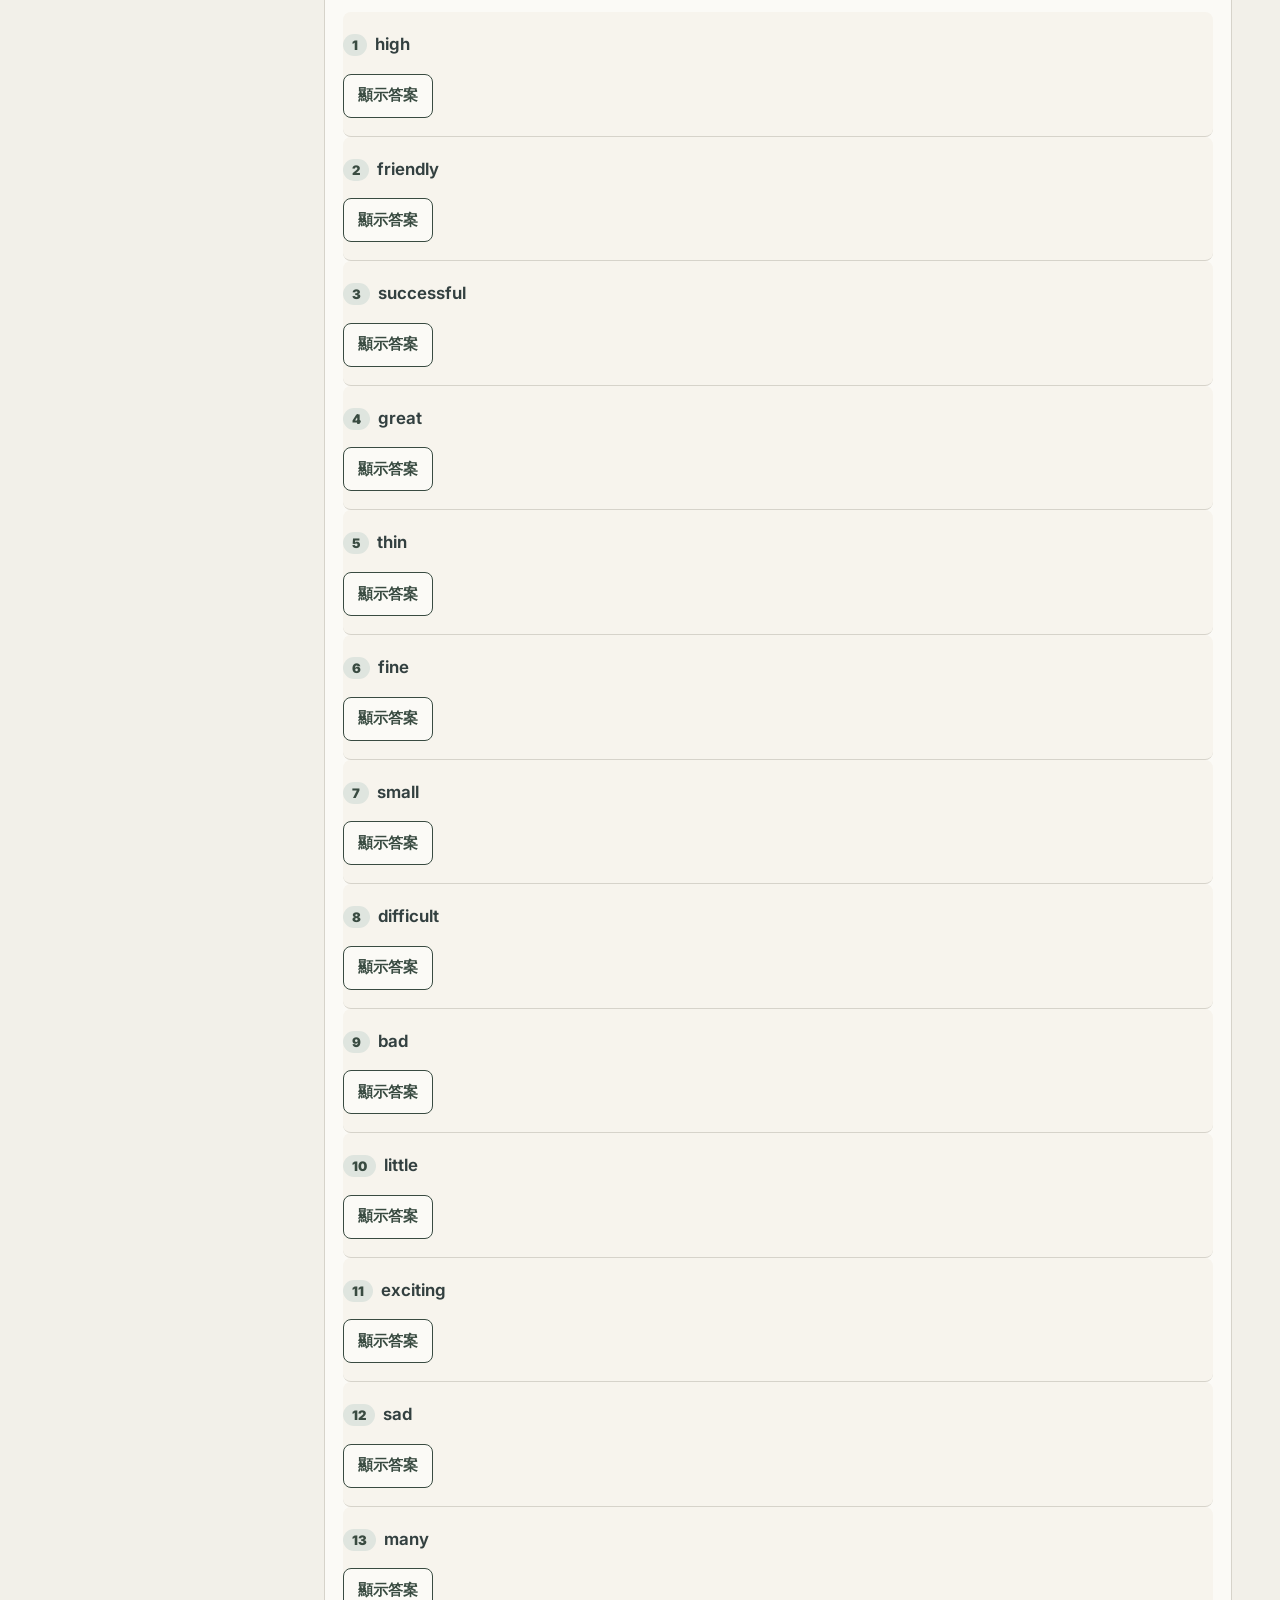
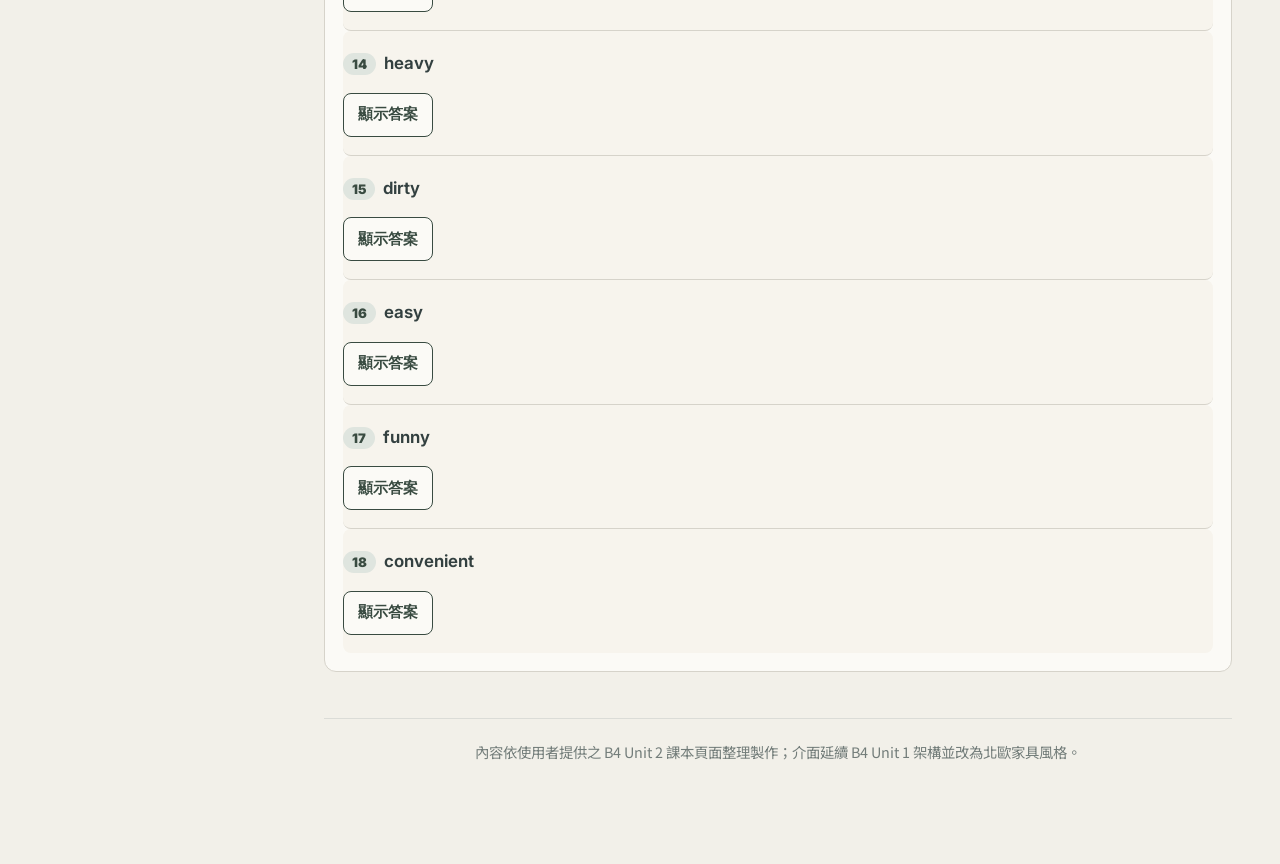
<file: B4Unit2.html>
<!DOCTYPE html><html lang="zh-TW"><head><meta charset="UTF-8"><meta name="viewport" content="width=device-width, initial-scale=1.0"><title>國中英語文法通 4 - Unit 2 形容詞最高級互動教學</title><link rel="preconnect" href="https://fonts.googleapis.com"><link rel="preconnect" href="https://fonts.gstatic.com" crossorigin><link href="https://fonts.googleapis.com/css2?family=Inter:wght@400;500;600;700;800&family=Noto+Sans+TC:wght@400;500;700;900&display=swap" rel="stylesheet"><style>
    :root {
      /* Fresh editorial learning interface: calm teal + porcelain + soft rose accent */
      --primary-color: #527a7a;
      --primary-light: #dce8e4;
      --primary-soft: #f4f7f4;
      --primary-dark: #334f50;
      --primary-ink: #263e3f;
      --secondary-color: #f7f6f1;
      --page-bg: #f3f1ea;
      --text-color: #2f3a3a;
      --muted-text: #687473;
      --accent-color:#b0835f;
      --accent-soft:#f4ece2;
      --success-color: #5f826e;
      --success-soft: #edf4ef;
      --error-color: #b66b65;
      --error-soft: #f8eeee;
      --warning-color: #b58a52;
      --surface: rgba(255,255,255,0.82);
      --surface-solid: #ffffff;
      --hairline: rgba(51,79,80,0.12);
      --hairline-strong: rgba(51,79,80,0.22);
      --border-radius: 22px;
      --shadow-soft: 0 10px 28px rgba(51,79,80,0.08);
      --shadow-lift: 0 24px 64px rgba(51,79,80,0.14);
      --shadow-card: 0 8px 22px rgba(51,79,80,0.07);
      --focus-ring: 0 0 0 4px rgba(197,139,98,0.24);
      --sidebar-width: 292px;
      --font-zh: "Noto Sans TC", "Microsoft JhengHei", "Heiti TC", sans-serif;
      --font-en: "Inter", "Noto Sans TC", sans-serif;
    }

    * { box-sizing: border-box; }
    html { scroll-behavior: smooth; }
    body {
      font-family: var(--font-zh);
      margin: 0;
      min-height: 100vh;
      background:
        radial-gradient(circle at 12% 6%, rgba(82,122,122,0.15), transparent 31%),
        radial-gradient(circle at 86% 12%, rgba(197,139,98,0.11), transparent 27%),
        radial-gradient(circle at 50% 100%, rgba(201,241,244,0.58), transparent 38%),
        linear-gradient(135deg, #f8fffe 0%, #f2faf8 48%, #fffafb 100%);
      color: var(--text-color);
      line-height: 1.75;
      -webkit-font-smoothing: antialiased;
      text-rendering: optimizeLegibility;
    }
    body::before {
      content: '';
      position: fixed;
      inset: 0;
      pointer-events: none;
      background-image:
        linear-gradient(rgba(51,79,80,0.035) 1px, transparent 1px),
        linear-gradient(90deg, rgba(51,79,80,0.035) 1px, transparent 1px);
      background-size: 34px 34px;
      mask-image: linear-gradient(to bottom, rgba(0,0,0,0.62), transparent 78%);
      z-index: -2;
    }
    body::after {
      content: '';
      position: fixed;
      width: 360px;
      height: 360px;
      right: -150px;
      bottom: -160px;
      border-radius: 50%;
      background: radial-gradient(circle, rgba(82,122,122,0.13), transparent 68%);
      pointer-events: none;
      z-index: -1;
    }
    @media (prefers-reduced-motion: reduce) {
      * { animation-duration: 0.001s !important; transition-duration: 0.001s !important; scroll-behavior: auto !important; }
    }
    :focus-visible {
      outline: none;
      box-shadow: var(--focus-ring);
    }
    ::selection { background: rgba(197,139,98,0.28); }

    .reading-progress {
      position: fixed;
      top: 0;
      left: 0;
      width: 0%;
      height: 4px;
      z-index: 2000;
      background: linear-gradient(90deg, var(--primary-color), var(--accent-color));
      box-shadow: 0 0 18px rgba(82,122,122,0.32);
      transition: width 0.12s linear;
    }

    .app-shell { display: flex; min-height: 100vh; }

    .topbar {
      display: none;
      position: sticky;
      top: 0;
      z-index: 1100;
      background: rgba(51,79,80,0.86);
      backdrop-filter: blur(18px);
      -webkit-backdrop-filter: blur(18px);
      color: #fff;
      padding: 12px 16px;
      align-items: center;
      justify-content: space-between;
      border-bottom: 1px solid rgba(255,255,255,0.15);
      box-shadow: 0 12px 28px rgba(51,79,80,0.18);
    }
    .topbar .title { font-weight: 900; letter-spacing: 0.03em; }
    .hamburger {
      background: rgba(255,255,255,0.14);
      border: 1px solid rgba(255,255,255,0.24);
      color: #fff;
      width: 42px; height: 42px;
      border-radius: 14px;
      font-size: 1.2rem;
      cursor: pointer;
      display: flex; align-items: center; justify-content: center;
      transition: background 0.2s, transform 0.15s, border-color 0.2s;
    }
    .hamburger:active { transform: scale(0.94); }
    .hamburger:hover { background: rgba(255,255,255,0.24); border-color: rgba(255,255,255,0.38); }

    .sidebar {
      width: var(--sidebar-width);
      background:
        linear-gradient(180deg, rgba(51,79,80,0.97), rgba(82,122,122,0.92)),
        radial-gradient(circle at 0 0, rgba(255,255,255,0.24), transparent 35%);
      color: white;
      padding: 22px 16px 26px;
      position: fixed;
      height: 100%;
      overflow-y: auto;
      overscroll-behavior: contain;
      transition: transform 0.45s cubic-bezier(0.22, 1, 0.36, 1);
      z-index: 1000;
      box-shadow: 12px 0 34px rgba(51,79,80,0.20);
      scrollbar-width: thin;
      scrollbar-color: rgba(255,255,255,0.42) transparent;
    }
    .sidebar::-webkit-scrollbar { width: 8px; }
    .sidebar::-webkit-scrollbar-thumb { background: rgba(255,255,255,0.36); border-radius: 999px; }
    .brand-card {
      position: relative;
      overflow: hidden;
      background: linear-gradient(145deg, rgba(255,255,255,0.18), rgba(255,255,255,0.08));
      border: 1px solid rgba(255,255,255,0.22);
      border-radius: 24px;
      padding: 18px;
      margin-bottom: 18px;
      backdrop-filter: blur(14px);
      -webkit-backdrop-filter: blur(14px);
      box-shadow: inset 0 1px 0 rgba(255,255,255,0.20), 0 16px 34px rgba(0,0,0,0.08);
    }
    .brand-card::after {
      content: '';
      position: absolute;
      width: 150px;
      height: 150px;
      right: -64px;
      top: -64px;
      background: radial-gradient(circle, rgba(255,255,255,0.22), transparent 64%);
      pointer-events: none;
    }
    .unit-pill {
      display: inline-flex;
      align-items: center;
      gap: 8px;
      font-family: var(--font-en);
      font-size: 0.76rem;
      letter-spacing: 0.09em;
      text-transform: uppercase;
      color: rgba(255,255,255,0.92);
      background: rgba(255,255,255,0.13);
      border: 1px solid rgba(255,255,255,0.20);
      border-radius: 999px;
      padding: 7px 11px;
    }
    .brand-card h2 {
      margin: 12px 0 6px;
      font-size: 1.46rem;
      line-height: 1.35;
      letter-spacing: 0.01em;
    }
    .brand-card p {
      margin: 0;
      font-size: 0.91rem;
      color: rgba(255,255,255,0.80);
    }
    .progress-mini {
      margin-top: 15px;
      height: 7px;
      background: rgba(255,255,255,0.18);
      border-radius: 999px;
      overflow: hidden;
    }
    .progress-mini span {
      display: block;
      height: 100%;
      width: 8%;
      background: linear-gradient(90deg, #ffffff, #e7ded0);
      border-radius: 999px;
      transition: width 0.45s ease;
    }

    .nav-links { list-style: none; padding: 0; margin: 0; }
    .nav-links li { margin-bottom: 7px; }
    .nav-links a {
      color: rgba(255,255,255,0.82);
      text-decoration: none;
      display: block;
      padding: 10px 12px;
      border-radius: 15px;
      transition: background-color 0.22s ease, color 0.22s ease, transform 0.22s ease, padding-left 0.22s ease, box-shadow 0.22s ease;
      cursor: pointer;
      font-size: 0.92rem;
      line-height: 1.45;
      position: relative;
      overflow: hidden;
    }
    .nav-links a:hover, .nav-links a.active {
      background: rgba(255,255,255,0.17);
      color: #fff;
      font-weight: 800;
      padding-left: 18px;
      transform: translateX(2px);
      box-shadow: inset 0 1px 0 rgba(255,255,255,0.13);
    }
    .nav-links a::before {
      content: '';
      position: absolute;
      left: 0; top: 10px; bottom: 10px;
      width: 4px;
      background: linear-gradient(180deg, #fff, #e7ded0);
      border-radius: 999px;
      transform: scaleY(0);
      transform-origin: center;
      transition: transform 0.25s ease;
    }
    .nav-links a.active::before { transform: scaleY(1); }

    .backdrop {
      display: none;
      position: fixed;
      inset: 0;
      background: rgba(15,23,42,0.48);
      z-index: 999;
      opacity: 0;
      transition: opacity 0.3s ease;
    }

    .main-content {
      flex: 1;
      margin-left: var(--sidebar-width);
      padding: 36px clamp(20px, 4vw, 52px) 44px;
      max-width: 1160px;
    }
    .course-hero {
      position: relative;
      overflow: hidden;
      padding: clamp(28px, 4vw, 44px);
      margin-bottom: 26px;
      border-radius: 32px;
      background:
        linear-gradient(135deg, rgba(255,255,255,0.93), rgba(241,251,252,0.82)),
        radial-gradient(circle at 88% 16%, rgba(197,139,98,0.13), transparent 34%),
        radial-gradient(circle at 8% 100%, rgba(82,122,122,0.10), transparent 34%);
      box-shadow: var(--shadow-lift);
      border: 1px solid rgba(82,122,122,0.16);
      backdrop-filter: blur(14px);
      -webkit-backdrop-filter: blur(14px);
    }
    .course-hero::before {
      content: '';
      position: absolute;
      inset: 14px;
      border-radius: 24px;
      border: 1px solid rgba(255,255,255,0.56);
      pointer-events: none;
    }
    .course-hero::after {
      content: "2";
      position: absolute;
      right: 26px;
      top: 0;
      font-family: var(--font-en);
      font-size: clamp(5.4rem, 14vw, 10.2rem);
      line-height: 1;
      font-weight: 900;
      color: rgba(82,122,122,0.10);
      pointer-events: none;
    }
    .eyebrow {
      display: inline-flex;
      gap: 8px;
      align-items: center;
      font-family: var(--font-en);
      color: var(--primary-dark);
      font-weight: 900;
      letter-spacing: 0.09em;
      text-transform: uppercase;
      background: rgba(241,251,252,0.92);
      border: 1px solid rgba(82,122,122,0.22);
      padding: 7px 12px;
      border-radius: 999px;
      box-shadow: 0 8px 18px rgba(51,79,80,0.04);
    }
    .course-hero h1 {
      margin: 16px 0 10px;
      padding: 0;
      border: none;
      color: var(--primary-ink);
      font-size: clamp(2rem, 5vw, 4.15rem);
      line-height: 1.08;
      letter-spacing: -0.05em;
      display: block;
      max-width: 820px;
    }
    .course-hero p {
      max-width: 720px;
      color: var(--muted-text);
      font-size: 1.06rem;
      margin: 0;
    }
    .hero-chips {
      display: flex;
      flex-wrap: wrap;
      gap: 10px;
      margin-top: 22px;
      max-width: 760px;
    }
    .chip {
      background: rgba(255,255,255,0.86);
      color: var(--primary-dark);
      border: 1px solid rgba(82,122,122,0.18);
      box-shadow: 0 8px 18px rgba(51,79,80,0.06);
      border-radius: 999px;
      padding: 8px 12px;
      font-size: 0.9rem;
      font-weight: 800;
      transition: transform 0.2s ease, box-shadow 0.2s ease;
    }
    .chip:hover { transform: translateY(-2px); box-shadow: 0 12px 22px rgba(51,79,80,0.10); }

    .section {
      display: none;
      position: relative;
      overflow: hidden;
      background: var(--surface);
      padding: clamp(22px, 4vw, 42px);
      border-radius: 30px;
      box-shadow: var(--shadow-soft);
      margin-bottom: 30px;
      border: 1px solid var(--hairline);
      opacity: 0;
      transform: translateY(16px);
      backdrop-filter: blur(14px);
      -webkit-backdrop-filter: blur(14px);
    }
    .section::before {
      content: '';
      position: absolute;
      inset: 0 0 auto 0;
      height: 5px;
      background: linear-gradient(90deg, var(--primary-color), rgba(82,122,122,0.35), var(--accent-color));
    }
    .section::after {
      content: '';
      position: absolute;
      width: 260px;
      height: 260px;
      right: -150px;
      top: -150px;
      border-radius: 50%;
      background: radial-gradient(circle, rgba(82,122,122,0.08), transparent 68%);
      pointer-events: none;
    }
    .section.active { display: block; }
    .section.visible { opacity: 1; transform: translateY(0); }

    h1.section-title {
      position: relative;
      color: var(--primary-dark);
      border-bottom: 1px solid rgba(51,79,80,0.12);
      padding-bottom: 18px;
      margin: 0 0 24px;
      font-size: clamp(1.6rem, 3.8vw, 2.28rem);
      display: flex;
      align-items: center;
      line-height: 1.34;
      letter-spacing: -0.025em;
      z-index: 1;
    }
    h1.section-title .number {
      font-family: var(--font-en);
      color: var(--primary-color);
      font-weight: 900;
      margin-right: 14px;
      min-width: 74px;
      letter-spacing: -0.03em;
    }
    .level-label {
      display: inline-flex;
      align-items: center;
      gap: 8px;
      color: var(--primary-dark);
      font-weight: 900;
      font-size: 1.35rem;
      margin-bottom: 18px;
    }
    h3 {
      color: var(--primary-dark);
      margin-top: 36px;
      margin-bottom: 16px;
      font-size: 1.22rem;
      border-left: 5px solid var(--accent-color);
      padding: 10px 0 10px 14px;
      background: linear-gradient(90deg, var(--accent-soft) 0%, rgba(255,255,255,0) 72%);
      border-radius: 0 16px 16px 0;
    }
    h4 { font-size: 1.1rem; color: var(--primary-dark); margin: 0 0 8px; }
    p, li { font-size: 1.055rem; color: #384657; margin-bottom: 10px; }
    .en, .practice-question, .quiz-question, .quiz-option, .answer-text, .formula-pill, .cloze-article { font-family: var(--font-en); }
    .zh { font-family: var(--font-zh); }
    strong { color: var(--primary-ink); }

    .grammar-box {
      background: linear-gradient(135deg, rgba(255,255,255,0.94), rgba(247,252,251,0.76));
      padding: clamp(18px, 3vw, 28px);
      border-radius: 24px;
      border: 1px solid rgba(82,122,122,0.18);
      margin: 22px 0;
      position: relative;
      overflow: hidden;
      box-shadow: var(--shadow-card);
      z-index: 1;
    }
    .grammar-box::before {
      content: '';
      position: absolute;
      inset: 16px auto 16px 0;
      width: 5px;
      border-radius: 999px;
      background: linear-gradient(180deg, var(--primary-color), var(--accent-color));
      opacity: 0.9;
    }
    .grammar-tag {
      background: linear-gradient(135deg, var(--primary-color), #426c6d);
      color: white;
      padding: 5px 14px;
      border-radius: 999px;
      font-size: 0.84rem;
      font-weight: 900;
      display: inline-block;
      margin-bottom: 12px;
      letter-spacing: 0.02em;
      box-shadow: 0 8px 16px rgba(82,122,122,0.18);
    }
    .subtag {
      display: inline-flex;
      align-items: center;
      gap: 8px;
      color: var(--primary-dark);
      font-weight: 900;
      font-size: 1.06rem;
      margin: 14px 0 8px;
    }
    .subtag .dot {
      width: 28px;
      height: 28px;
      border-radius: 50%;
      color: #fff;
      background: linear-gradient(135deg, var(--primary-color), #426c6d);
      display: inline-flex;
      align-items: center;
      justify-content: center;
      font-family: var(--font-en);
      font-weight: 900;
      font-size: 0.92rem;
      box-shadow: 0 6px 12px rgba(82,122,122,0.16);
    }
    .formula-pill {
      background: rgba(255,255,255,0.92);
      border: 1.6px solid rgba(51,79,80,0.22);
      border-radius: 18px;
      padding: 14px 20px;
      margin: 12px 0 16px;
      color: #1f2937;
      box-shadow: inset 0 1px 0 rgba(255,255,255,0.9), 0 8px 20px rgba(51,79,80,0.06);
      overflow-x: auto;
      white-space: nowrap;
    }
    .example-line {
      border-left: 4px solid rgba(197,139,98,0.48);
      padding: 9px 13px;
      margin: 10px 0;
      background: rgba(255,243,248,0.64);
      border-radius: 0 14px 14px 0;
    }

    .grammar-table {
      width: 100%;
      border-collapse: separate;
      border-spacing: 0;
      margin: 16px 0;
      background: white;
      border-radius: 18px;
      overflow: hidden;
      box-shadow: 0 10px 24px rgba(51,79,80,0.08);
      font-size: 1rem;
      border: 1px solid rgba(82,122,122,0.17);
    }
    .grammar-table th, .grammar-table td {
      border-bottom: 1px solid #e5eef1;
      border-right: 1px solid #e5eef1;
      padding: 11px 13px;
      text-align: center;
      vertical-align: middle;
    }
    .grammar-table th:last-child, .grammar-table td:last-child { border-right: none; }
    .grammar-table tr:last-child td { border-bottom: none; }
    .grammar-table th {
      background: linear-gradient(135deg, var(--primary-color), #426c6d);
      color: white;
      font-weight: 800;
    }
    .grammar-table .soft-head { background: var(--primary-light); color: var(--primary-dark); font-weight: 800; }

    .note-card {
      display: flex;
      gap: 12px;
      align-items: flex-start;
      background: #fff;
      border: 1px solid rgba(197,139,98,0.22);
      border-left: 5px solid var(--accent-color);
      border-radius: 20px;
      padding: 14px 16px;
      margin: 18px 0;
      box-shadow: 0 8px 18px rgba(197,139,98,0.06);
    }
    .note-card .icon { font-size: 1.1rem; }
    .note-card p { margin: 0; }

    .practice-container {
      background: rgba(255,255,255,0.70);
      border: 1px dashed rgba(82,122,122,0.36);
      border-radius: 26px;
      padding: 16px clamp(16px, 3vw, 28px);
      margin-top: 26px;
      box-shadow: 0 8px 22px rgba(51,79,80,0.05);
      z-index: 1;
      position: relative;
    }
    .practice-heading {
      display: flex;
      align-items: center;
      gap: 10px;
      margin: 4px 0 8px;
      color: var(--primary-dark);
    }
    .practice-label {
      background: #344243;
      color: #fff;
      font-family: var(--font-en);
      font-weight: 900;
      border-radius: 999px;
      padding: 5px 10px;
      font-size: 0.88rem;
      white-space: nowrap;
      box-shadow: 0 8px 18px rgba(15,38,48,0.13);
    }
    .practice-label b {
      background: var(--primary-color);
      color: #fff;
      border-radius: 50%;
      padding: 0 5px;
      margin-left: 3px;
    }
    .practice-item {
      border-bottom: 1px solid #e8ece8;
      padding: 18px 0;
      display: flex;
      flex-direction: column;
    }
    .practice-item:last-child { border-bottom: none; }
    .practice-question {
      font-weight: 650;
      font-size: 1.055rem;
      margin-bottom: 14px;
      color: #334040;
      line-height: 1.75;
    }
    .q-badge {
      background: var(--primary-light);
      color: var(--primary-dark);
      padding: 3px 9px;
      border-radius: 999px;
      font-size: 0.82rem;
      margin-right: 8px;
      vertical-align: middle;
      font-weight: 900;
    }
    .answer-btn {
      background: rgba(255,255,255,0.94);
      color: var(--primary-dark);
      border: 1.8px solid var(--primary-color);
      padding: 8px 20px;
      border-radius: 999px;
      cursor: pointer;
      font-size: 0.92rem;
      font-weight: 850;
      transition: background-color 0.2s, color 0.2s, box-shadow 0.2s, transform 0.1s, border-color 0.2s;
      align-self: flex-start;
      display: inline-flex;
      align-items: center;
      gap: 6px;
    }
    .answer-btn:hover {
      background: var(--primary-color);
      color: white;
      box-shadow: 0 10px 20px rgba(82,122,122,0.18);
      transform: translateY(-1px);
    }
    .answer-btn:active { transform: scale(0.96); }
    .answer-text {
      display: none;
      margin-top: 14px;
      color: #8a5b3f;
      font-weight: 900;
      padding: 14px 16px;
      background: var(--accent-soft);
      border-radius: 16px;
      border-left: 5px solid var(--accent-color);
      font-size: 1.03rem;
      line-height: 1.7;
    }

    .score-panel {
      position: sticky;
      top: 12px;
      z-index: 50;
      background: rgba(255,255,255,0.92);
      border: 1px solid rgba(82,122,122,0.20);
      border-radius: 24px;
      padding: 16px 18px;
      margin-bottom: 24px;
      box-shadow: 0 12px 30px rgba(51,79,80,0.09);
      backdrop-filter: blur(14px);
      -webkit-backdrop-filter: blur(14px);
    }
    .score-head {
      display: flex;
      justify-content: space-between;
      align-items: baseline;
      margin-bottom: 10px;
      font-weight: 900;
      color: var(--primary-dark);
      gap: 14px;
    }
    .score-head .count { font-family: var(--font-en); white-space: nowrap; }
    .score-head .count b { font-size: 1.28rem; color: var(--success-color); }
    .score-track { height: 10px; background: #e8ece8; border-radius: 999px; overflow: hidden; }
    .score-fill {
      height: 100%; width: 0%; border-radius: 999px;
      background: linear-gradient(90deg, var(--primary-color), var(--accent-color));
      transition: width 0.5s cubic-bezier(0.22, 1, 0.36, 1);
    }
    .score-done {
      margin-top: 12px;
      font-weight: 900;
      text-align: center;
      color: var(--primary-dark);
      opacity: 0;
      transform: translateY(6px);
      transition: opacity 0.4s ease, transform 0.4s ease;
    }
    .score-done.show { opacity: 1; transform: translateY(0); }
    .quiz-container { margin-top: 20px; }
    .quiz-item {
      background: rgba(255,255,255,0.94);
      margin-bottom: 22px;
      padding: clamp(20px, 3vw, 30px);
      border: 1px solid #e2e6e1;
      border-radius: 24px;
      box-shadow: 0 8px 20px rgba(51,79,80,0.06);
      transition: transform 0.22s ease, box-shadow 0.22s ease, border-color 0.22s ease;
    }
    .quiz-item:hover { transform: translateY(-2px); box-shadow: 0 18px 34px rgba(51,79,80,0.11); border-color: rgba(82,122,122,0.22); }
    .quiz-question {
      font-size: 1.11rem;
      font-weight: 800;
      margin-bottom: 16px;
      color: #334040;
      line-height: 1.75;
    }
    .quiz-options { display: grid; grid-template-columns: 1fr 1fr; gap: 12px; }
    .quiz-option {
      font: inherit;
      background: #fbfaf6;
      border: 1.8px solid #edf2f4;
      color: #374443;
      padding: 13px 16px;
      border-radius: 18px;
      cursor: pointer;
      transition: background-color 0.2s, border-color 0.2s, transform 0.15s, box-shadow 0.2s;
      font-size: 1rem;
      position: relative;
      min-height: 54px;
      display: flex;
      align-items: center;
      text-align: left;
    }
    .quiz-option:hover { background: var(--secondary-color); border-color: var(--primary-light); transform: translateY(-2px); box-shadow: 0 10px 18px rgba(51,79,80,0.06); }
    .quiz-option.correct { background: var(--success-soft); border-color: var(--success-color); color: #41634f; }
    .quiz-option.wrong { background: var(--error-soft); border-color: var(--error-color); color: #8b514d; opacity: 0.94; }
    .feedback { margin-top: 14px; font-weight: 900; min-height: 24px; font-size: 1.04rem; padding: 8px 0 0; border-radius: 8px; }
    .cloze-article {
      background: rgba(255,255,255,0.94);
      padding: clamp(20px, 3vw, 30px);
      border-radius: 22px;
      border-left: 5px solid var(--accent-color);
      line-height: 2;
      font-size: 1.08rem;
      margin-bottom: 26px;
      box-shadow: 0 12px 26px rgba(51,79,80,0.08);
    }
    .cloze-blank {
      display: inline-block;
      min-width: 46px;
      text-align: center;
      border-bottom: 2px solid #8c9995;
      color: var(--primary-dark);
      font-weight: 900;
    }
    .source-note {
      font-size: 0.9rem;
      color: #737d7a;
      margin: 46px 0 12px;
      text-align: center;
      border-top: 1px solid rgba(51,79,80,0.12);
      padding-top: 20px;
    }

    @media (max-width: 980px) {
      :root { --sidebar-width: 270px; }
      .main-content { padding-inline: 24px; }
    }
    @media (max-width: 860px) {
      .topbar { display: flex; }
      .app-shell { flex-direction: column; }
      .sidebar {
        width: 84%; max-width: 340px; height: 100%; position: fixed; top: 0; left: 0;
        transform: translateX(-105%); padding: 22px 16px;
      }
      .sidebar.open { transform: translateX(0); }
      .backdrop.show { display: block; opacity: 1; }
      .main-content { margin-left: 0; padding: 18px; max-width: none; }
      .course-hero { border-radius: 26px; }
      .course-hero::before { inset: 10px; border-radius: 20px; }
      .quiz-options { grid-template-columns: 1fr; }
      .grammar-table { display: block; overflow-x: auto; white-space: nowrap; }
      .formula-pill { border-radius: 16px; white-space: normal; }
      .practice-heading { align-items: flex-start; flex-direction: column; gap: 6px; }
      h1.section-title { align-items: flex-start; flex-direction: column; gap: 4px; }
      h1.section-title .number { min-width: auto; }
      .score-head { align-items: flex-start; flex-direction: column; gap: 4px; }
    }
  
    /* Unit 2 Nordic furniture refinement */
    body { background:
      radial-gradient(circle at 10% 5%, rgba(82,122,122,.12), transparent 30%),
      radial-gradient(circle at 90% 10%, rgba(197,139,98,.10), transparent 28%),
      linear-gradient(135deg,#f7f5ef 0%,#eef3ef 50%,#f8f5ef 100%); }
    .sidebar { background:
      linear-gradient(180deg, rgba(47,67,67,.98), rgba(82,122,122,.94)),
      radial-gradient(circle at 0 0, rgba(255,255,255,.16), transparent 36%); }
    .course-hero { background:
      linear-gradient(135deg,rgba(255,255,252,.95),rgba(242,245,239,.88)),
      radial-gradient(circle at 88% 14%,rgba(197,139,98,.12),transparent 36%); }
    .section, .grammar-box, .quiz-item { border-color: rgba(51,79,80,.14); }
    .section::before { background: linear-gradient(90deg,#527a7a,#91aaa1,#c58b62); }
    .wood-note { background:#f8f1e8;border:1px solid rgba(197,139,98,.24);border-radius:18px;padding:14px 16px;margin:16px 0; }
    .comparison-grid { display:grid;grid-template-columns:1fr 1fr;gap:14px;margin:16px 0; }
    .comparison-card { background:rgba(255,255,255,.82);border:1px solid rgba(51,79,80,.14);border-radius:18px;padding:16px;box-shadow:0 8px 20px rgba(51,79,80,.05); }
    .comparison-card h4 { margin-bottom:10px; }
    @media(max-width:700px){.comparison-grid{grid-template-columns:1fr}}
</style><style id="series-theme">
:root{--primary-color:#718895;--primary-light:#dce5e9;--primary-soft:#f1f5f6;--primary-dark:#465d68;--primary-ink:#31444d;--secondary-color:#f8f5ef;--page-bg:#eef2f3;--text-color:#303d43;--muted-text:#6b777c;--accent-color:#b0835f;--accent-soft:#f4ece2;}
body{background:radial-gradient(circle at 12% 6%,rgba(113,136,149,.14),transparent 31%),radial-gradient(circle at 86% 12%,rgba(182,146,111,.10),transparent 27%),radial-gradient(circle at 50% 100%,rgba(220,229,233,.56),transparent 38%),linear-gradient(135deg,#eef2f3 0%,#f8f5ef 52%,#fbfaf7 100%) !important;}
body::after{background:radial-gradient(circle,rgba(113,136,149,.12),transparent 68%) !important;}
.sidebar{background:linear-gradient(180deg,rgba(70,93,104,.98),rgba(113,136,149,.94)),radial-gradient(circle at 0 0,rgba(255,255,255,.16),transparent 36%) !important;}

.skip-link{position:fixed;left:16px;top:12px;z-index:3000;transform:translateY(-160%);background:var(--primary-dark);color:#fff;padding:9px 14px;border-radius:10px;text-decoration:none;transition:transform .2s ease;}
.skip-link:focus{transform:translateY(0);}
.answer-btn{padding:8px 16px;}
@media (max-width:640px){.answer-btn{padding:11px 18px;font-size:0.9rem;}}
</style><link rel="stylesheet" href="nordic.css"></head><body><a href="#mainContent" class="skip-link">跳至主內容</a>
<div class="reading-progress" id="readingProgress" aria-hidden="true"></div>
<div class="topbar"><button type="button" class="hamburger" id="menuToggle" aria-label="開啟選單">☰</button><span class="title">B4 Unit 2｜形容詞最高級</span><span style="width:42px"></span></div>
<div class="backdrop" id="backdrop"></div><div class="app-shell"><nav class="sidebar" id="sidebar"><div class="brand-card"><span class="unit-pill">Grammar Book 4 · Unit 2</span><h2>形容詞最高級</h2><p>從最高級變化、比較範圍，到等義句型與 Review。</p><div class="progress-mini"><span id="navProgress"></span></div></div><ul class="nav-links"><li><a href="#2-1" data-section="2-1" onclick="showSection('2-1')" class="active">2-1 最高級規則與不規則</a></li><li><a href="#2-2" data-section="2-2" onclick="showSection('2-2')">2-2 in／of all</a></li><li><a href="#2-3" data-section="2-3" onclick="showSection('2-3')">2-3 of the＋數量</a></li><li><a href="#2-4" data-section="2-4" onclick="showSection('2-4')">2-4 of the two</a></li><li><a href="#2-5" data-section="2-5" onclick="showSection('2-5')">2-5 which／who</a></li><li><a href="#2-6" data-section="2-6" onclick="showSection('2-6')">2-6 than any／all the</a></li><li><a href="#2-7" data-section="2-7" onclick="showSection('2-7')">2-7 any other／all the other</a></li><li><a href="#2-8" data-section="2-8" onclick="showSection('2-8')">2-8 no other</a></li><li><a href="#quiz-basic" data-section="quiz-basic" onclick="showSection('quiz-basic')">Review：單題選擇</a></li><li><a href="#quiz-cloze" data-section="quiz-cloze" onclick="showSection('quiz-cloze')">Review：克漏字</a></li></ul></nav>
<main class="main-content" id="mainContent"><header class="course-hero"><span class="eyebrow">Unit 2 · Superlative Adjectives</span><h1>形容詞最高級與進階比較</h1><p>以清楚的文法卡片、互動答案與即時測驗，整理最高級、of the two、than any other 與 no other 等核心句型。</p><div class="hero-chips"><span class="chip">最高級變化</span><span class="chip">in / of all</span><span class="chip">of the two</span><span class="chip">than any other</span><span class="chip">no other</span></div></header>
<section id="2-1" class="section"><div class="section-inner"><span class="level-label">基礎練習</span><h2 class="section-title"><span class="number">2-1</span>形容詞最高級的規則與不規則變化</h2><div class="grammar-box"><span class="grammar-tag">說明</span><p>除了原級和比較級以外，形容詞還有「最高級」，表示「最……的」。最高級的形成方式和比較級相似：短形容詞通常改成 <span class="en">-est</span>；較長的形容詞則在前面加 <span class="en">most</span>。</p>
<div class="subtag"><span class="dot">1</span>單音節或雙音節形容詞</div>
<table class="grammar-table"><tr><th colspan="4">形容詞最高級的規則變化</th></tr><tr><td class="soft-head">直接加 -est</td><td class="soft-head">字尾為 e，直接加 -st</td><td class="soft-head">短母音＋子音<br>重複字尾加 -est</td><td class="soft-head">字尾為 y，去 y 加 -iest</td></tr><tr><td class="en">kind → kindest<br>light → lightest<br>small → smallest</td><td class="en">fine → finest<br>large → largest<br>nice → nicest</td><td class="en">wet → wettest<br>sad → saddest<br>hot → hottest</td><td class="en">dirty → dirtiest<br>busy → busiest<br>heavy → heaviest</td></tr></table>
<div class="subtag"><span class="dot">2</span>雙音節或多音節形容詞前加 most</div><table class="grammar-table"><tr><th colspan="2">雙音節或多音節形容詞最高級</th></tr><tr><td class="en">nervous → most nervous<br>important → most important</td><td class="en">comfortable → most comfortable<br>successful → most successful</td></tr></table>
<div class="subtag"><span class="dot">3</span>不規則變化</div><table class="grammar-table"><tr><th colspan="4">形容詞最高級的不規則變化</th></tr><tr><td class="en">good → best</td><td class="en">bad → worst</td><td class="en">little → least</td><td class="en">many / much → most</td></tr></table></div><div class="practice-container"><div class="practice-heading"><span class="practice-label">Practice <b>A</b></span><h3>請將形容詞原級改寫成最高級。</h3></div><div class="practice-item"><div class="practice-question"><span class="q-badge">1</span>high</div><button type="button" class="answer-btn" onclick="toggleAnswer(this)">顯示答案</button><div class="answer-text">the highest</div></div><div class="practice-item"><div class="practice-question"><span class="q-badge">2</span>friendly</div><button type="button" class="answer-btn" onclick="toggleAnswer(this)">顯示答案</button><div class="answer-text">the friendliest</div></div><div class="practice-item"><div class="practice-question"><span class="q-badge">3</span>successful</div><button type="button" class="answer-btn" onclick="toggleAnswer(this)">顯示答案</button><div class="answer-text">the most successful</div></div><div class="practice-item"><div class="practice-question"><span class="q-badge">4</span>great</div><button type="button" class="answer-btn" onclick="toggleAnswer(this)">顯示答案</button><div class="answer-text">the greatest</div></div><div class="practice-item"><div class="practice-question"><span class="q-badge">5</span>thin</div><button type="button" class="answer-btn" onclick="toggleAnswer(this)">顯示答案</button><div class="answer-text">the thinnest</div></div><div class="practice-item"><div class="practice-question"><span class="q-badge">6</span>fine</div><button type="button" class="answer-btn" onclick="toggleAnswer(this)">顯示答案</button><div class="answer-text">the finest</div></div><div class="practice-item"><div class="practice-question"><span class="q-badge">7</span>small</div><button type="button" class="answer-btn" onclick="toggleAnswer(this)">顯示答案</button><div class="answer-text">the smallest</div></div><div class="practice-item"><div class="practice-question"><span class="q-badge">8</span>difficult</div><button type="button" class="answer-btn" onclick="toggleAnswer(this)">顯示答案</button><div class="answer-text">the most difficult</div></div><div class="practice-item"><div class="practice-question"><span class="q-badge">9</span>bad</div><button type="button" class="answer-btn" onclick="toggleAnswer(this)">顯示答案</button><div class="answer-text">the worst</div></div><div class="practice-item"><div class="practice-question"><span class="q-badge">10</span>little</div><button type="button" class="answer-btn" onclick="toggleAnswer(this)">顯示答案</button><div class="answer-text">the least</div></div><div class="practice-item"><div class="practice-question"><span class="q-badge">11</span>exciting</div><button type="button" class="answer-btn" onclick="toggleAnswer(this)">顯示答案</button><div class="answer-text">the most exciting</div></div><div class="practice-item"><div class="practice-question"><span class="q-badge">12</span>sad</div><button type="button" class="answer-btn" onclick="toggleAnswer(this)">顯示答案</button><div class="answer-text">the saddest</div></div><div class="practice-item"><div class="practice-question"><span class="q-badge">13</span>many</div><button type="button" class="answer-btn" onclick="toggleAnswer(this)">顯示答案</button><div class="answer-text">the most</div></div><div class="practice-item"><div class="practice-question"><span class="q-badge">14</span>heavy</div><button type="button" class="answer-btn" onclick="toggleAnswer(this)">顯示答案</button><div class="answer-text">the heaviest</div></div><div class="practice-item"><div class="practice-question"><span class="q-badge">15</span>dirty</div><button type="button" class="answer-btn" onclick="toggleAnswer(this)">顯示答案</button><div class="answer-text">the dirtiest</div></div><div class="practice-item"><div class="practice-question"><span class="q-badge">16</span>easy</div><button type="button" class="answer-btn" onclick="toggleAnswer(this)">顯示答案</button><div class="answer-text">the easiest</div></div><div class="practice-item"><div class="practice-question"><span class="q-badge">17</span>funny</div><button type="button" class="answer-btn" onclick="toggleAnswer(this)">顯示答案</button><div class="answer-text">the funniest</div></div><div class="practice-item"><div class="practice-question"><span class="q-badge">18</span>convenient</div><button type="button" class="answer-btn" onclick="toggleAnswer(this)">顯示答案</button><div class="answer-text">the most convenient</div></div></div></div></section><section id="2-2" class="section"><div class="section-inner"><h2 class="section-title"><span class="number">2-2</span>the＋形容詞最高級＋in＋地方／of all</h2><div class="grammar-box"><span class="grammar-tag">說明</span><p>1. 「最……的」人或事物通常有明確範圍，因此最高級前面一般加冠詞 <span class="en">the</span>。</p><p>2. 上下文已清楚時，最高級後面的名詞可以省略。</p><div class="formula-pill">the + 形容詞最高級 + 名詞 + in + 地方範圍 / of all</div><div class="example-line"><span class="en">Louis is the fastest runner in the world.</span> Louis 是世界上最快的跑者。</div><div class="example-line"><span class="en">This computer is the best of all.</span> 這台電腦是所有電腦中最好的。</div></div><div class="practice-container"><div class="practice-heading"><span class="practice-label">Practice <b>B</b></span><h3>請將錯的句子改寫為正確的句子。</h3></div><div class="practice-item"><div class="practice-question"><span class="q-badge">例</span>Tina is the happy girl in the world.</div><div class="answer-text" style="display:block;color:var(--primary-color);background:var(--primary-soft);border-left-color:var(--primary-color);">Tina is the happiest girl in the world.</div></div><div class="practice-item"><div class="practice-question"><span class="q-badge">1</span>Math is more difficult subject of all.</div><button type="button" class="answer-btn" onclick="toggleAnswer(this)">顯示答案</button><div class="answer-text">Math is the most difficult subject of all.</div></div><div class="practice-item"><div class="practice-question"><span class="q-badge">2</span>Taipei 101 is the tall building in Taiwan.</div><button type="button" class="answer-btn" onclick="toggleAnswer(this)">顯示答案</button><div class="answer-text">Taipei 101 is the tallest building in Taiwan.</div></div><div class="practice-item"><div class="practice-question"><span class="q-badge">3</span>This novel is most expensive on the shelf.</div><button type="button" class="answer-btn" onclick="toggleAnswer(this)">顯示答案</button><div class="answer-text">This novel is the most expensive on the shelf.</div></div><div class="practice-item"><div class="practice-question"><span class="q-badge">4</span>Mr. Wang is the more popular teacher of all.</div><button type="button" class="answer-btn" onclick="toggleAnswer(this)">顯示答案</button><div class="answer-text">Mr. Wang is the most popular teacher of all.</div></div><div class="practice-item"><div class="practice-question"><span class="q-badge">5</span>My brother is the younger boy of all.</div><button type="button" class="answer-btn" onclick="toggleAnswer(this)">顯示答案</button><div class="answer-text">My brother is the youngest boy of all.</div></div></div></div></section><section id="2-3" class="section"><div class="section-inner"><h2 class="section-title"><span class="number">2-3</span>the＋形容詞最高級＋of the＋數量</h2><div class="grammar-box"><span class="grammar-tag">說明</span><p>最高級用在三者以上的比較，表示其中一個是「最……的」。</p><div class="formula-pill">the + 形容詞最高級 + of the three / four / ...</div><div class="example-line"><span class="en">Peter is the tallest of the three.</span> Peter 是這三人中最高的。</div></div><div class="practice-container"><div class="practice-heading"><span class="practice-label">Practice <b>C</b></span><h3>請使用「of the＋數量」合併成最高級句子。</h3></div><div class="practice-item"><div class="practice-question"><span class="q-badge">例</span>Lucy is 140 cm. / Tiffany is 150 cm. / Amy is 156 cm.</div><div class="answer-text" style="display:block;color:var(--primary-color);background:var(--primary-soft);border-left-color:var(--primary-color);">Lucy is the shortest of the three.</div></div><div class="practice-item"><div class="practice-question"><span class="q-badge">1</span>Nancy is beautiful. / Kitty is more beautiful than Nancy. / Patty is more beautiful than Kitty.</div><button type="button" class="answer-btn" onclick="toggleAnswer(this)">顯示答案</button><div class="answer-text">Patty is the most beautiful of the three.</div></div><div class="practice-item"><div class="practice-question"><span class="q-badge">2</span>Paul is older than Mike. / Mike is older than Jimmy. / Jimmy is older than Sam.</div><button type="button" class="answer-btn" onclick="toggleAnswer(this)">顯示答案</button><div class="answer-text">Paul is the oldest of the four.</div></div><div class="practice-item"><div class="practice-question"><span class="q-badge">3</span>Joanne weighs 35 kilos. / Eva weighs 40 kilos. / Melody weighs 45 kilos.</div><button type="button" class="answer-btn" onclick="toggleAnswer(this)">顯示答案</button><div class="answer-text">Melody is the heaviest of the three.</div></div><div class="practice-item"><div class="practice-question"><span class="q-badge">4</span>The bicycle is fast. / The motorcycle is faster. / The car is the fastest.</div><button type="button" class="answer-btn" onclick="toggleAnswer(this)">顯示答案</button><div class="answer-text">The bicycle is the slowest of the three.</div></div><div class="practice-item"><div class="practice-question"><span class="q-badge">5</span>Judy and Lily were late. / Kitty was later than Judy and Lily. / Kitty was later than Sandy.</div><button type="button" class="answer-btn" onclick="toggleAnswer(this)">顯示答案</button><div class="answer-text">Kitty was the latest of the four.</div></div></div></div></section><section id="2-4" class="section"><div class="section-inner"><h2 class="section-title"><span class="number">2-4</span>the＋形容詞比較級＋of the two</h2><div class="grammar-box"><span class="grammar-tag">說明</span><p><span class="en">the + 形容詞比較級 + of the two</span> 用於兩者比較，雖然形式是比較級，語意上等於「兩者中較……的」。</p><div class="comparison-grid"><div class="comparison-card"><h4>三者以上</h4><div class="formula-pill">the + 最高級 + of the three / four...</div><p class="en">He is the best of the three.</p></div><div class="comparison-card"><h4>兩者</h4><div class="formula-pill">the + 比較級 + of the two</div><p class="en">He is the better of the two.</p></div></div></div><div class="practice-container"><div class="practice-heading"><span class="practice-label">Practice <b>D</b></span><h3>請寫出比較級或最高級。</h3></div><div class="practice-item"><div class="practice-question"><span class="q-badge">例</span>This is ______ movie of the four. (bad)</div><div class="answer-text" style="display:block;color:var(--primary-color);background:var(--primary-soft);border-left-color:var(--primary-color);">the worst</div></div><div class="practice-item"><div class="practice-question"><span class="q-badge">1</span>He is ______ boy of the ten in the class. (tall)</div><button type="button" class="answer-btn" onclick="toggleAnswer(this)">顯示答案</button><div class="answer-text">the tallest</div></div><div class="practice-item"><div class="practice-question"><span class="q-badge">2</span>Mark is ______ of the two boys. (smart)</div><button type="button" class="answer-btn" onclick="toggleAnswer(this)">顯示答案</button><div class="answer-text">the smarter</div></div><div class="practice-item"><div class="practice-question"><span class="q-badge">3</span>This bag is ______ of the two. (large)</div><button type="button" class="answer-btn" onclick="toggleAnswer(this)">顯示答案</button><div class="answer-text">the larger</div></div><div class="practice-item"><div class="practice-question"><span class="q-badge">4</span>She is ______ student of the six. (lazy)</div><button type="button" class="answer-btn" onclick="toggleAnswer(this)">顯示答案</button><div class="answer-text">the laziest</div></div><div class="practice-item"><div class="practice-question"><span class="q-badge">5</span>Kitty is ______ girl of the two. (beautiful)</div><button type="button" class="answer-btn" onclick="toggleAnswer(this)">顯示答案</button><div class="answer-text">the more beautiful</div></div><div class="practice-item"><div class="practice-question"><span class="q-badge">6</span>Kevin is ______ of the four boys. (popular)</div><button type="button" class="answer-btn" onclick="toggleAnswer(this)">顯示答案</button><div class="answer-text">the most popular</div></div></div></div></section><section id="2-5" class="section"><div class="section-inner"><h2 class="section-title"><span class="number">2-5</span>which 與 who 的問句</h2><div class="grammar-box"><span class="grammar-tag">說明</span><p><span class="en">which / which one</span> 用來詢問事物；<span class="en">who</span> 用來詢問人。兩者都可搭配比較級或最高級。</p><div class="example-line"><span class="en">Which one is the longest river in China?</span> 中國的哪條河最長？</div><div class="example-line"><span class="en">Who is the smartest student in your class?</span> 誰是你班上最聰明的學生？</div></div><div class="practice-container"><div class="practice-heading"><span class="practice-label">Practice <b>E</b></span><h3>請填入 who 或 which one。</h3></div><div class="practice-item"><div class="practice-question"><span class="q-badge">1</span>______ is the younger boy of the two?</div><button type="button" class="answer-btn" onclick="toggleAnswer(this)">顯示答案</button><div class="answer-text">Who</div></div><div class="practice-item"><div class="practice-question"><span class="q-badge">2</span>______ is the most interesting, the computer game, the video game or the basketball game?</div><button type="button" class="answer-btn" onclick="toggleAnswer(this)">顯示答案</button><div class="answer-text">Which one</div></div><div class="practice-item"><div class="practice-question"><span class="q-badge">3</span>______ is the oldest of the four in your family?</div><button type="button" class="answer-btn" onclick="toggleAnswer(this)">顯示答案</button><div class="answer-text">Who</div></div><div class="practice-item"><div class="practice-question"><span class="q-badge">4</span>______ is more interesting, the tennis match or the basketball game?</div><button type="button" class="answer-btn" onclick="toggleAnswer(this)">顯示答案</button><div class="answer-text">Which one</div></div><div class="practice-item"><div class="practice-question"><span class="q-badge">5</span>______ is the smartest of the four in the Lin family?</div><button type="button" class="answer-btn" onclick="toggleAnswer(this)">顯示答案</button><div class="answer-text">Who</div></div><div class="practice-item"><div class="practice-question"><span class="q-badge">6</span>______ is the most popular, Mr. Wang, Mr. Wu or Mr. White?</div><button type="button" class="answer-btn" onclick="toggleAnswer(this)">顯示答案</button><div class="answer-text">Who</div></div><div class="practice-item"><div class="practice-question"><span class="q-badge">7</span>______ is heavier, the red box or the blue box?</div><button type="button" class="answer-btn" onclick="toggleAnswer(this)">顯示答案</button><div class="answer-text">Which one</div></div><div class="practice-item"><div class="practice-question"><span class="q-badge">8</span>______ is more interesting, Kitty or Lily?</div><button type="button" class="answer-btn" onclick="toggleAnswer(this)">顯示答案</button><div class="answer-text">Who</div></div></div></div></section><section id="2-6" class="section"><div class="section-inner"><span class="level-label">進階練習</span><h2 class="section-title"><span class="number">2-6</span>than any／than all the</h2><div class="grammar-box"><span class="grammar-tag">說明</span><p><span class="en">than any</span> 與 <span class="en">than all the</span> 用於和「不同群體」比較，因此比較級句型也能表達最高級概念。</p><div class="formula-pill">主詞 + be + 比較級 + than + any + 單數名詞 + 範圍</div><div class="formula-pill">主詞 + be + 比較級 + than + all the + 複數名詞 + 範圍</div><div class="example-line en">Kitty is thinner than any girl in Class 10.</div><div class="example-line en">Kitty is thinner than all the girls in Class 10.</div></div><div class="practice-container"><div class="practice-heading"><span class="practice-label">Practice <b>F</b></span><h3>請填入適當的字。</h3></div><div class="practice-item"><div class="practice-question"><span class="q-badge">例</span>An airplane is the fastest transportation in the world.<br>→ An airplane is ______ land transportation.</div><div class="answer-text" style="display:block;color:var(--primary-color);background:var(--primary-soft);border-left-color:var(--primary-color);">faster than any</div></div><div class="practice-item"><div class="practice-question"><span class="q-badge">1</span>Sue is the tallest in her class.<br>→ Sue is taller ______ boys in her class.</div><button type="button" class="answer-btn" onclick="toggleAnswer(this)">顯示答案</button><div class="answer-text">than all the</div></div><div class="practice-item"><div class="practice-question"><span class="q-badge">2</span>A blue whale is the biggest animal in the world.<br>→ A blue whale is bigger ______ animal on the land.</div><button type="button" class="answer-btn" onclick="toggleAnswer(this)">顯示答案</button><div class="answer-text">than any</div></div><div class="practice-item"><div class="practice-question"><span class="q-badge">3</span>Blue whales are bigger ______ animals on the land.</div><button type="button" class="answer-btn" onclick="toggleAnswer(this)">顯示答案</button><div class="answer-text">than all the</div></div><div class="practice-item"><div class="practice-question"><span class="q-badge">4</span>Mount Everest is higher ______ mountains in Europe.</div><button type="button" class="answer-btn" onclick="toggleAnswer(this)">顯示答案</button><div class="answer-text">than all the</div></div><div class="practice-item"><div class="practice-question"><span class="q-badge">5</span>Mount Everest is higher ______ mountain in Europe.</div><button type="button" class="answer-btn" onclick="toggleAnswer(this)">顯示答案</button><div class="answer-text">than any</div></div></div></div></section><section id="2-7" class="section"><div class="section-inner"><h2 class="section-title"><span class="number">2-7</span>than any other／than all the other</h2><div class="grammar-box"><span class="grammar-tag">說明</span><p><span class="en">than any other</span> 與 <span class="en">than all the other</span> 用於「同一群體」內的比較，必須用 <span class="en">other</span> 排除主詞自己。</p><div class="formula-pill">最高級句型 ＝ 比較級 + than any other + 單數名詞</div><div class="formula-pill">最高級句型 ＝ 比較級 + than all the other + 複數名詞</div><div class="example-line en">Allen is the tallest boy in his class.<br>= Allen is taller than any other boy in his class.<br>= Allen is taller than all the other boys in his class.</div></div><div class="practice-container"><div class="practice-heading"><span class="practice-label">Practice <b>G</b></span><h3>請用 than any other... 或 than all the other... 改寫句子。</h3></div><div class="practice-item"><div class="practice-question"><span class="q-badge">例</span>She is the most beautiful girl in the world.</div><div class="answer-text" style="display:block;color:var(--primary-color);background:var(--primary-soft);border-left-color:var(--primary-color);">She is more beautiful than any other girl in the world.</div></div><div class="practice-item"><div class="practice-question"><span class="q-badge">1</span>Bill is the noisiest boy in his class. (than all the other)</div><button type="button" class="answer-btn" onclick="toggleAnswer(this)">顯示答案</button><div class="answer-text">Bill is noisier than all the other boys in his class.</div></div><div class="practice-item"><div class="practice-question"><span class="q-badge">2</span>This flower is the most beautiful flower in the vase. (than any other)</div><button type="button" class="answer-btn" onclick="toggleAnswer(this)">顯示答案</button><div class="answer-text">This flower is more beautiful than any other flower in the vase.</div></div><div class="practice-item"><div class="practice-question"><span class="q-badge">3</span>Science is more difficult than any other subject. (than all the other)</div><button type="button" class="answer-btn" onclick="toggleAnswer(this)">顯示答案</button><div class="answer-text">Science is more difficult than all the other subjects.</div></div><div class="practice-item"><div class="practice-question"><span class="q-badge">4</span>Shanghai is bigger than any other city in the world. (than all the other)</div><button type="button" class="answer-btn" onclick="toggleAnswer(this)">顯示答案</button><div class="answer-text">Shanghai is bigger than all the other cities in the world.</div></div><div class="practice-item"><div class="practice-question"><span class="q-badge">5</span>The chocolate cake is the most expensive in the shop. (than any other)</div><button type="button" class="answer-btn" onclick="toggleAnswer(this)">顯示答案</button><div class="answer-text">The chocolate cake is more expensive than any other cake in the shop.</div></div></div></div></section><section id="2-8" class="section"><div class="section-inner"><h2 class="section-title"><span class="number">2-8</span>no other 的句型</h2><div class="grammar-box"><span class="grammar-tag">說明</span><p>「no other + 名詞」或「no + 名詞」雖使用比較級或原級形式，實際語意可表達最高級。</p><div class="subtag"><span class="dot">1</span>同一群體</div><div class="formula-pill">No other + 名詞 + is / are + as / so + 原級 + as...</div><div class="formula-pill">No other + 名詞 + is / are + 比較級 + than...</div><div class="example-line en">No other boys in Class 12 are as handsome as Allen.<br>= No other boys in Class 12 are more handsome than Allen.</div><div class="subtag"><span class="dot">2</span>不同群體</div><div class="formula-pill">No + 名詞 + is / are + as / so + 原級 + as...</div><div class="formula-pill">No + 名詞 + is / are + 比較級 + than...</div><div class="example-line en">No boys in Class 11 are more handsome than Allen.<br>= No boy in Class 11 is as handsome as Allen.</div><div class="wood-note">整理：同一群體用 <span class="en">any other / all the other / no other</span>；不同群體用 <span class="en">any / all the / no</span>。</div></div><div class="practice-container"><div class="practice-heading"><span class="practice-label">Practice <b>H</b></span><h3>請依提示造句。</h3></div><div class="practice-item"><div class="practice-question"><span class="q-badge">例</span>No other girls / in her class / as / tall / Helen</div><div class="answer-text" style="display:block;color:var(--primary-color);background:var(--primary-soft);border-left-color:var(--primary-color);">No other girls in her class are as tall as Helen.</div></div><div class="practice-item"><div class="practice-question"><span class="q-badge">1</span>No other student / in Class 505 / lazy / than / Ken</div><button type="button" class="answer-btn" onclick="toggleAnswer(this)">顯示答案</button><div class="answer-text">No other student in Class 505 is lazier than Ken.</div></div><div class="practice-item"><div class="practice-question"><span class="q-badge">2</span>No one / in my family / heavy / than / Jill</div><button type="button" class="answer-btn" onclick="toggleAnswer(this)">顯示答案</button><div class="answer-text">No one in my family is heavier than Jill.</div></div><div class="practice-item"><div class="practice-question"><span class="q-badge">3</span>No other boys / in his class / as / short / Robert</div><button type="button" class="answer-btn" onclick="toggleAnswer(this)">顯示答案</button><div class="answer-text">No other boys in his class are as short as Robert.</div></div><div class="practice-item"><div class="practice-question"><span class="q-badge">4</span>No teacher / in my school / good / than / Sarah</div><button type="button" class="answer-btn" onclick="toggleAnswer(this)">顯示答案</button><div class="answer-text">No teacher in my school is better than Sarah.</div></div></div></div></section><section id="quiz-basic" class="section"><div class="section-inner"><h2 class="section-title"><span class="number">Review</span>單題選擇</h2><div class="score-panel"><div class="score-head"><span>作答進度</span><span class="count"><b id="quiz-basic-correct">0</b> / <span id="quiz-basic-total">0</span></span></div><div class="score-track"><div class="score-fill" id="quiz-basic-fill"></div></div><div class="score-done" id="quiz-basic-done"></div></div><div class="quiz-container" id="quiz-basic-list"></div></div></section><section id="quiz-cloze" class="section"><div class="section-inner"><h2 class="section-title"><span class="number">Review</span>克漏字選擇</h2><div class="cloze-article">There are five students in Jeff’s English class. Gary, Sue, and Joe are thin. Gary is thin. Mandy and Anthony are fat. Anthony is <span class="cloze-blank">1</span> of the five students because he eats a lot. Sue and Mandy have long hair. Sue has <span class="cloze-blank">2</span> hair. Gary has the shortest hair. Joe is the laziest student in class, and he <span class="cloze-blank">3</span> his homework. Gary is <span class="cloze-blank">4</span> than all the other students in class. He never stops talking, but no student in Jeff’s class is <span class="cloze-blank">5</span> Gary. Joe is <span class="cloze-blank">6</span> than all the <span class="cloze-blank">7</span> students in English class. There are only five students in Jeff’s class. It’s <span class="cloze-blank">8</span> than Susan’s class but the class is fun.</div><div class="score-panel"><div class="score-head"><span>作答進度</span><span class="count"><b id="quiz-cloze-correct">0</b> / <span id="quiz-cloze-total">0</span></span></div><div class="score-track"><div class="score-fill" id="quiz-cloze-fill"></div></div><div class="score-done" id="quiz-cloze-done"></div></div><div class="quiz-container" id="quiz-cloze-list"></div></div></section><div class="source-note">內容依使用者提供之 B4 Unit 2 課本頁面整理製作；介面延續 B4 Unit 1 架構並改為北歐家具風格。</div></main></div>
<script src="https://cdnjs.cloudflare.com/ajax/libs/gsap/3.12.5/gsap.min.js"></script>

<script>
const basicQuestions=[{"q": "Pears ______ the most delicious of the three.", "options": ["do", "is", "are", "does"], "ans": 2}, {"q": "The peaches are the ______ of all.", "options": ["more expensive", "expensive", "most expensive", "expensive than"], "ans": 2}, {"q": "The black CD player ______ the worst of the three.", "options": ["are", "is", "do", "does"], "ans": 1}, {"q": "He is smarter ______ any man in the world.", "options": ["then", "for", "with", "than"], "ans": 3}, {"q": "Steven is ______ boy in the class.", "options": ["the smartest", "the smarter", "smartest", "smarter"], "ans": 0}, {"q": "Jenny’s plan is the ______ of the three.", "options": ["good", "best", "bad", "better"], "ans": 1}, {"q": "Susan is the tallest ______ all the girls.", "options": ["of", "for", "in", "at"], "ans": 0}, {"q": "Pandas are the ______ of all animals.", "options": ["most cuter", "cute", "cutest", "cuter"], "ans": 2}, {"q": "English is ______ interesting subject of all.", "options": ["most", "the most", "more", "the more"], "ans": 1}, {"q": "______ is more beautiful, the pink shirt or the yellow shirt?", "options": ["Who", "Which one", "What", "Where"], "ans": 1}, {"q": "Winter is ______ than any season of the year.", "options": ["cold", "colder", "coldest", "colds"], "ans": 1}, {"q": "That department ______ less modern than all the departments in the city.", "options": ["is", "are", "do", "does"], "ans": 0}, {"q": "Maggie is ______ than any nurse in the hospital.", "options": ["more nice", "nice", "nicer", "nicest"], "ans": 2}, {"q": "My sister is lazier ______ person in my family.", "options": ["then other", "than other", "than any other", "than all other"], "ans": 2}, {"q": "Andy is ______ successful than all the other businessmen.", "options": ["much", "most", "more", "many"], "ans": 2}, {"q": "No boy in the school ______ more popular than Danny.", "options": ["is", "are", "do", "does"], "ans": 0}, {"q": "No boys in my class ______ more handsome than Mark.", "options": ["are", "is", "do", "does"], "ans": 0}, {"q": "The purple balloon is ______ at the party.", "options": ["bigger than all the balloon", "the biggest balloon", "more bigger than the red balloon", "the biggest than any balloon"], "ans": 1}, {"q": "The red pencil is shorter than the yellow one. The yellow pencil is shorter than the blue one. ______", "options": ["The blue pencil is the shortest of the three.", "The yellow pencil is longer than the blue pencil.", "The red pencil is the shortest of the three.", "The red pencil is the longest of the three."], "ans": 2}, {"q": "Which sentence is correct?", "options": ["No one is the friendliest as in the factory.", "No workers in the factory is as friendly as James.", "No workers in the factory is friendlier than James.", "No workers in the factory are as friendly as James."], "ans": 3}];
const clozeQuestions=[{"q": "1.", "options": ["the fattest", "more fat", "the more fat", "fatter"], "ans": 0}, {"q": "2.", "options": ["the longest", "longer", "more longer", "long"], "ans": 0}, {"q": "3.", "options": ["always does", "seldom does", "does seldom", "does always"], "ans": 1}, {"q": "4.", "options": ["noisier", "the noisiest", "more noisier", "noise"], "ans": 0}, {"q": "5.", "options": ["too smart as", "more smart as", "as smart as", "very smart as"], "ans": 2}, {"q": "6.", "options": ["more popular", "popular", "the most popular", "very popular"], "ans": 0}, {"q": "7.", "options": ["another", "other", "X", "many"], "ans": 1}, {"q": "8.", "options": ["more small", "the smaller", "smaller", "more smaller"], "ans": 2}];
const sidebar=document.getElementById('sidebar'),backdrop=document.getElementById('backdrop'),navProgress=document.getElementById('navProgress');
const reduceMotion=window.matchMedia&&window.matchMedia('(prefers-reduced-motion: reduce)').matches;
const readingProgress=document.getElementById('readingProgress');
function updateReadingProgress(){const h=Math.max(1,document.documentElement.scrollHeight-innerHeight);readingProgress.style.width=Math.min(100,Math.max(0,(scrollY/h)*100))+'%'}
addEventListener('scroll',updateReadingProgress,{passive:true});addEventListener('resize',updateReadingProgress);
function openMenu(){sidebar.classList.add('open');backdrop.classList.add('show')} function closeMenu(){sidebar.classList.remove('open');backdrop.classList.remove('show')}
document.getElementById('menuToggle').addEventListener('click',openMenu);backdrop.addEventListener('click',closeMenu);
function clearState(el){if(!el)return;if(window.gsap){gsap.killTweensOf(el);gsap.set(el,{clearProps:'opacity,visibility,transform'})}}
function animateSection(s){if(!s||reduceMotion||!window.gsap)return;const t=s.querySelectorAll('.section-title,.level-label,.grammar-box,.practice-container,.score-panel,.quiz-item,.cloze-article');gsap.killTweensOf(t);gsap.fromTo(t,{y:18,autoAlpha:0},{y:0,autoAlpha:1,duration:.5,ease:'power2.out',stagger:.045,overwrite:true})}
window.showSection=function(id){const cur=document.querySelector('.section.active'),next=document.getElementById(id);if(!next)return;const links=[...document.querySelectorAll('.nav-links a')];links.forEach(x=>x.classList.remove('active'));const a=document.querySelector(`.nav-links a[onclick="showSection('${id}')"]`);if(a)a.classList.add('active');const idx=links.indexOf(a);if(idx>=0)navProgress.style.width=((idx+1)/links.length*100)+'%';closeMenu();const hero=document.querySelector('.course-hero');const top=Math.max(0,document.getElementById('mainContent').offsetTop+(hero?hero.offsetHeight+18:0));const reveal=()=>{clearState(next);next.classList.add('active');requestAnimationFrame(()=>{next.classList.add('visible');scrollTo({top,behavior:reduceMotion?'auto':'smooth'});animateSection(next);})};if(cur===next){scrollTo({top,behavior:reduceMotion?'auto':'smooth'});animateSection(next);return}if(cur){if(window.gsap&&!reduceMotion)gsap.to(cur,{opacity:0,y:10,duration:.18,onComplete:()=>{cur.classList.remove('active','visible');clearState(cur);reveal()}});else{cur.classList.remove('active','visible');reveal()}}else reveal()};
window.toggleAnswer=function(btn){const ans=btn.nextElementSibling,open=ans.style.display==='block';if(open){if(window.gsap&&!reduceMotion)gsap.to(ans,{autoAlpha:0,y:-5,duration:.15,onComplete:()=>ans.style.display='none'});else ans.style.display='none';btn.textContent='顯示答案'}else{ans.style.display='block';if(window.gsap&&!reduceMotion)gsap.fromTo(ans,{autoAlpha:0,y:-8,scale:.98},{autoAlpha:1,y:0,scale:1,duration:.28,ease:'power2.out'});btn.textContent='隱藏答案'}};
const quizState={};function initScore(id,total){quizState[id]={total,correct:0,answered:new Set()};document.getElementById(id+'-total').textContent=total}function updateScore(id){const s=quizState[id],pct=Math.round(s.answered.size/s.total*100);document.getElementById(id+'-correct').textContent=s.correct;document.getElementById(id+'-fill').style.width=pct+'%';if(s.answered.size===s.total){const d=document.getElementById(id+'-done');d.textContent=s.correct===s.total?'滿分！全部答對。':`完成：答對 ${s.correct} / ${s.total}。`;d.classList.add('show')}}
function renderQuiz(id,qs,start){const c=document.getElementById(id+'-list');initScore(id,qs.length);c.innerHTML=qs.map((q,i)=>`<div class="quiz-item" id="${id}-q${i}"><div class="quiz-question">${i+start}. ${q.q}</div><div class="quiz-options">${q.options.map((o,j)=>`<button type="button" class="quiz-option" onclick="checkAnswer('${id}',${i},${j},${q.ans})">(${String.fromCharCode(65+j)})&nbsp;${o}</button>`).join('')}</div><div class="feedback" id="${id}-fb${i}"></div></div>`).join('')}
window.checkAnswer=function(id,qi,oi,ai){const s=quizState[id];if(s.answered.has(qi))return;const el=document.getElementById(`${id}-q${qi}`),opts=el.querySelectorAll('.quiz-option'),fb=document.getElementById(`${id}-fb${qi}`);opts.forEach(x=>x.disabled=true);if(oi===ai){opts[oi].classList.add('correct');fb.innerHTML='<span style="color:var(--success-color)">Correct! 答對了。</span>';s.correct++}else{opts[oi].classList.add('wrong');opts[ai].classList.add('correct');fb.innerHTML=`<span style="color:var(--error-color)">正確答案是 (${String.fromCharCode(65+ai)})</span>`}s.answered.add(qi);updateScore(id)};
addEventListener('load',()=>{if(!location.hash)document.getElementById('2-1').classList.add('active','visible');updateReadingProgress();renderQuiz('quiz-basic',basicQuestions,1);renderQuiz('quiz-cloze',clozeQuestions,1);if(window.gsap&&!reduceMotion){gsap.from('.course-hero',{y:24,duration:.75,ease:'power3.out'});gsap.from('.nav-links li',{x:-14,duration:.4,stagger:.035,ease:'power2.out',delay:.12});animateSection(document.querySelector('.section.active'))}});
</script><script>
(function(){
  var links = Array.prototype.slice.call(document.querySelectorAll('.nav-links a'));
  function syncCurrent(){ links.forEach(function(a){ if(a.classList.contains('active')) a.setAttribute('aria-current','page'); else a.removeAttribute('aria-current'); }); }
  links.forEach(function(a){
    if(!a.getAttribute('href')){ a.setAttribute('tabindex','0'); a.setAttribute('role','link'); }
    a.addEventListener('keydown', function(e){ if(e.key==='Enter'||e.key===' '){ e.preventDefault(); a.click(); } });
    a.addEventListener('click', function(){ setTimeout(syncCurrent,0); });
  });
  syncCurrent();
})();
</script>
<script src="nordic.js"></script></body></html>
</file>
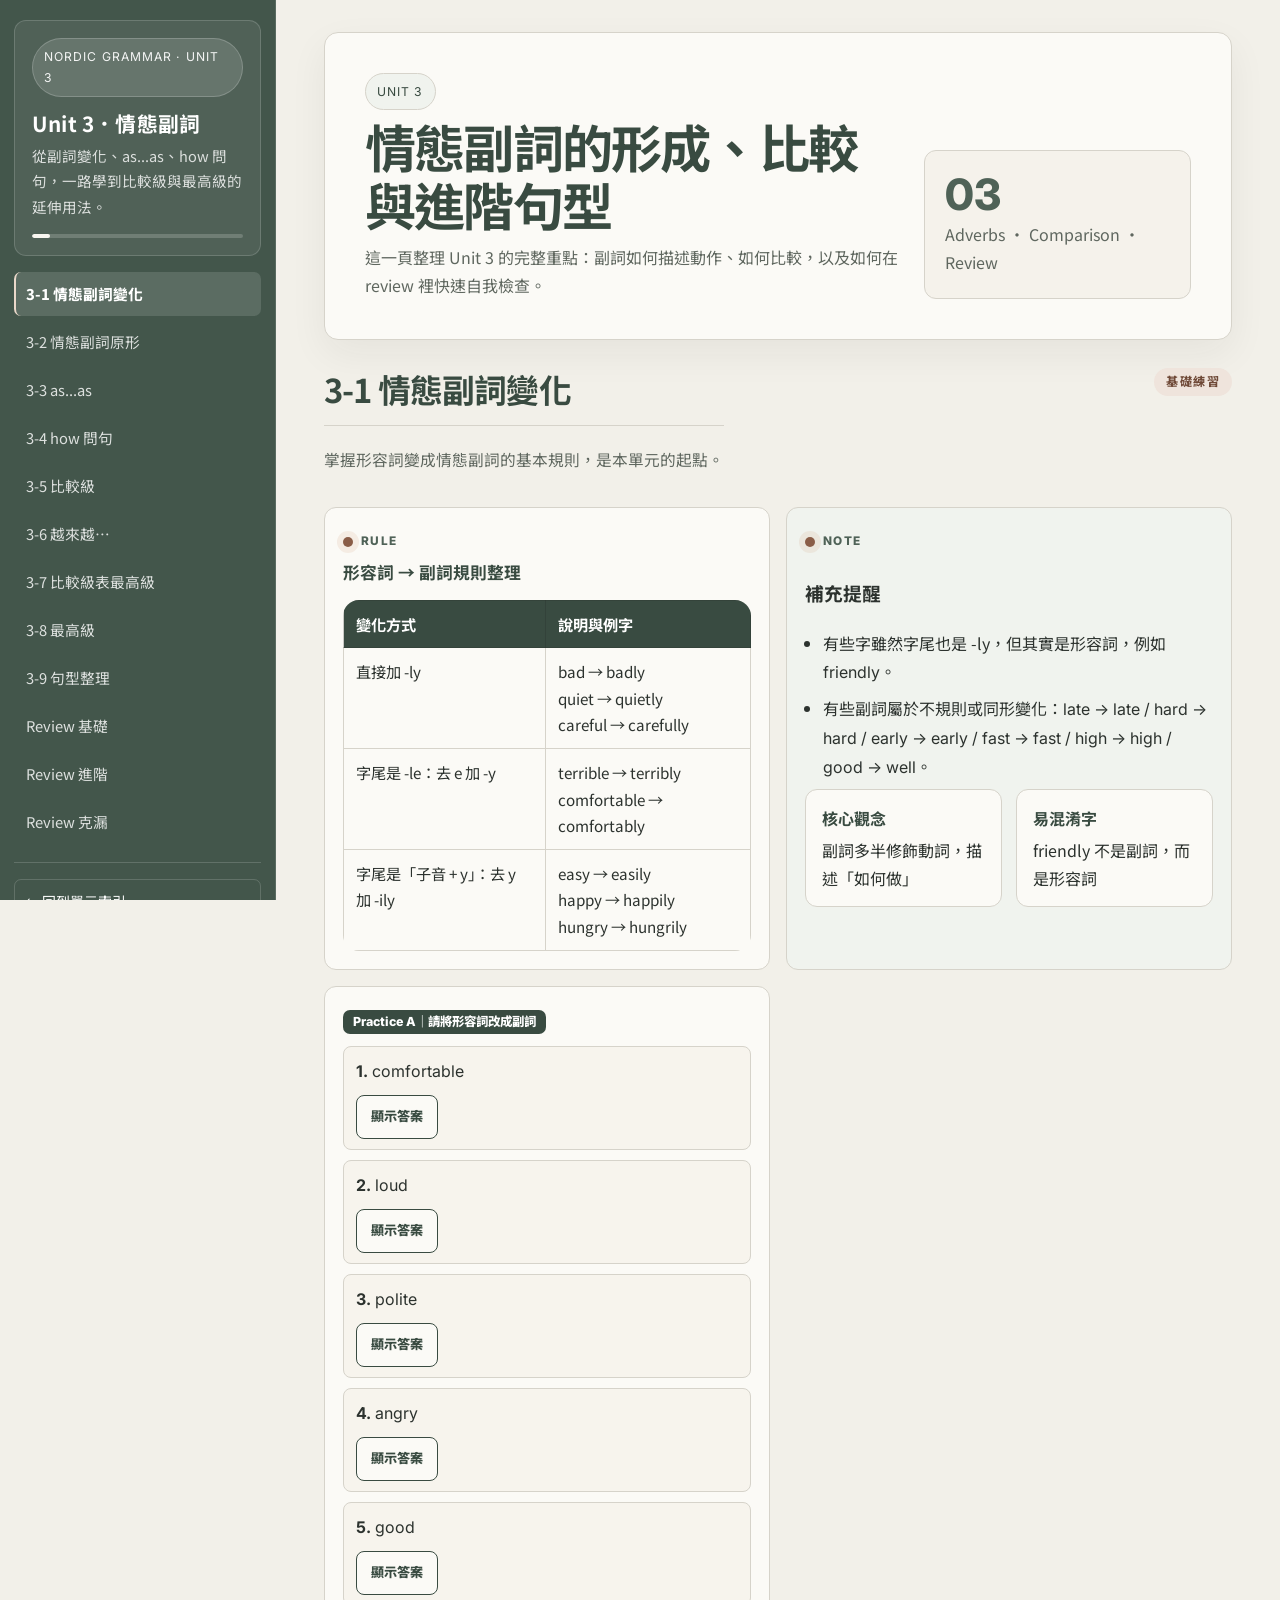
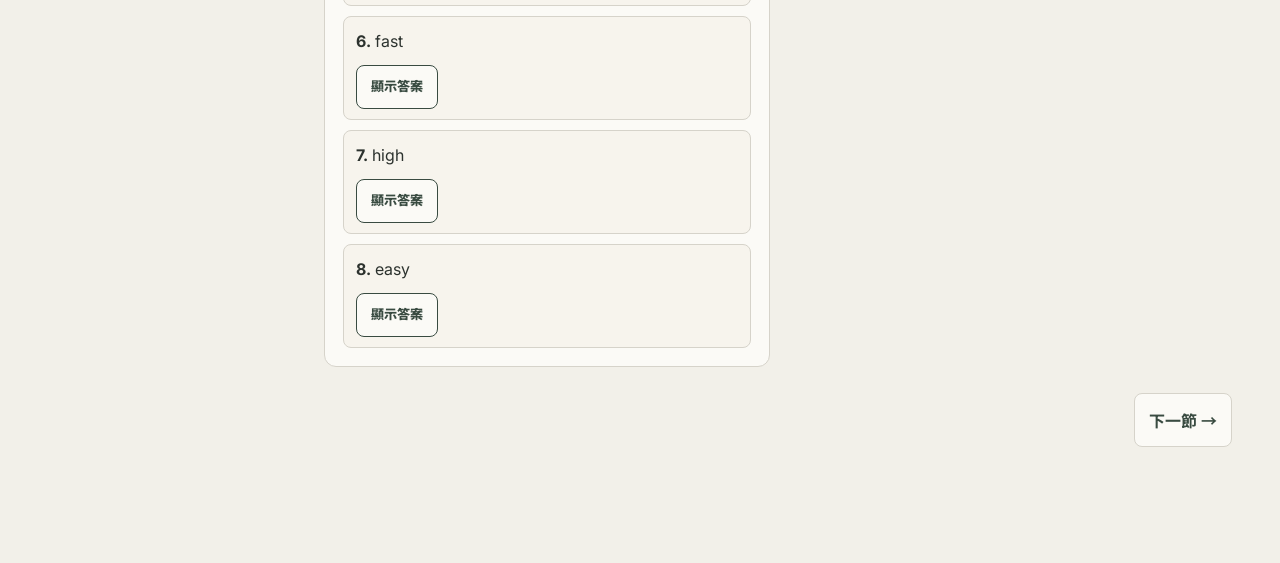
<file: B4Unit3.html>
<!DOCTYPE html>
<html lang="zh-TW">
<head>
  <meta charset="UTF-8">
  <meta name="viewport" content="width=device-width, initial-scale=1.0">
  <title>國中英語文法通 4 - Unit 3 情態副詞互動教學</title>
  <link rel="preconnect" href="https://fonts.googleapis.com">
  <link rel="preconnect" href="https://fonts.gstatic.com" crossorigin>
  <link href="https://fonts.googleapis.com/css2?family=Inter:wght@400;500;600;700;800&family=Noto+Sans+TC:wght@400;500;700;900&display=swap" rel="stylesheet">
  <style>
    :root {
      --primary-color: #50727f;
      --primary-light: #d9e5ea;
      --primary-soft: #eef4f7;
      --primary-dark: #34505a;
      --primary-ink: #22363c;
      --secondary-color: #f7f7f3;
      --page-bg: #eef3f4;
      --text-color: #2d3d42;
      --muted-text: #64767c;
      --accent-color:#b0835f;
      --accent-soft:#f4ece2;
      --success-color: #5f826e;
      --success-soft: #edf4ef;
      --error-color: #b66b65;
      --error-soft: #f8eeee;
      --warning-color: #b58a52;
      --surface: rgba(255,255,255,0.82);
      --surface-solid: #ffffff;
      --hairline: rgba(51,79,80,0.12);
      --hairline-strong: rgba(51,79,80,0.22);
      --border-radius: 22px;
      --shadow-soft: 0 10px 28px rgba(51,79,80,0.08);
      --shadow-lift: 0 24px 64px rgba(51,79,80,0.14);
      --shadow-card: 0 8px 22px rgba(51,79,80,0.07);
      --focus-ring: 0 0 0 4px rgba(197,139,98,0.24);
      --sidebar-width: 292px;
      --font-zh: "Noto Sans TC", "Microsoft JhengHei", "Heiti TC", sans-serif;
      --font-en: "Inter", "Noto Sans TC", sans-serif;
    }

    * { box-sizing: border-box; }
    html { scroll-behavior: smooth; }
    body {
      font-family: var(--font-zh);
      margin: 0;
      min-height: 100vh;
      background:
        radial-gradient(circle at 12% 6%, rgba(82,122,122,0.15), transparent 31%),
        radial-gradient(circle at 86% 12%, rgba(197,139,98,0.11), transparent 27%),
        radial-gradient(circle at 50% 100%, rgba(201,241,244,0.58), transparent 38%),
        linear-gradient(135deg, #f8fffe 0%, #f2faf8 48%, #fffafb 100%);
      color: var(--text-color);
      line-height: 1.75;
      -webkit-font-smoothing: antialiased;
      text-rendering: optimizeLegibility;
    }
    body::before {
      content: '';
      position: fixed;
      inset: 0;
      pointer-events: none;
      background-image:
        linear-gradient(rgba(51,79,80,0.035) 1px, transparent 1px),
        linear-gradient(90deg, rgba(51,79,80,0.035) 1px, transparent 1px);
      background-size: 34px 34px;
      mask-image: linear-gradient(to bottom, rgba(0,0,0,0.62), transparent 78%);
      z-index: -2;
    }
    body::after {
      content: '';
      position: fixed;
      width: 360px;
      height: 360px;
      right: -150px;
      bottom: -160px;
      border-radius: 50%;
      background: radial-gradient(circle, rgba(82,122,122,0.13), transparent 68%);
      pointer-events: none;
      z-index: -1;
    }
    @media (prefers-reduced-motion: reduce) {
      * { animation-duration: 0.001s !important; transition-duration: 0.001s !important; scroll-behavior: auto !important; }
    }
    :focus-visible { outline: none; box-shadow: var(--focus-ring); }
    ::selection { background: rgba(197,139,98,0.28); }

    .reading-progress { position: fixed; top: 0; left: 0; width: 0%; height: 4px; z-index: 2000; background: linear-gradient(90deg, var(--primary-color), var(--accent-color)); box-shadow: 0 0 18px rgba(82,122,122,0.32); transition: width 0.12s linear; }
    .app-shell { display: flex; min-height: 100vh; }
    .topbar {
      display: none; position: sticky; top: 0; z-index: 1100;
      background: rgba(51,79,80,0.86); backdrop-filter: blur(18px); -webkit-backdrop-filter: blur(18px);
      color: #fff; padding: 12px 16px; align-items: center; justify-content: space-between; border-bottom: 1px solid rgba(255,255,255,0.15); box-shadow: 0 12px 28px rgba(51,79,80,0.18);
    }
    .topbar .title { font-weight: 900; letter-spacing: 0.03em; }
    .hamburger {
      background: rgba(255,255,255,0.14); border: 1px solid rgba(255,255,255,0.24); color: #fff; width: 42px; height: 42px; border-radius: 14px; font-size: 1.2rem; cursor: pointer; display: flex; align-items: center; justify-content: center; transition: background 0.2s, transform 0.15s, border-color 0.2s;
    }
    .hamburger:active { transform: scale(0.94); }
    .hamburger:hover { background: rgba(255,255,255,0.24); border-color: rgba(255,255,255,0.38); }
    .sidebar {
      width: var(--sidebar-width); background: linear-gradient(180deg, rgba(51,79,80,0.97), rgba(82,122,122,0.92)), radial-gradient(circle at 0 0, rgba(255,255,255,0.24), transparent 35%);
      color: white; padding: 22px 16px 26px; position: fixed; height: 100%; overflow-y: auto; overscroll-behavior: contain; transition: transform 0.45s cubic-bezier(0.22, 1, 0.36, 1); z-index: 1000; box-shadow: 12px 0 34px rgba(51,79,80,0.20);
    }
    .sidebar::-webkit-scrollbar { width: 8px; }
    .sidebar::-webkit-scrollbar-thumb { background: rgba(255,255,255,0.36); border-radius: 999px; }
    .brand-card { position: relative; overflow: hidden; background: linear-gradient(145deg, rgba(255,255,255,0.18), rgba(255,255,255,0.08)); border: 1px solid rgba(255,255,255,0.22); border-radius: 24px; padding: 18px; margin-bottom: 18px; backdrop-filter: blur(14px); -webkit-backdrop-filter: blur(14px); box-shadow: inset 0 1px 0 rgba(255,255,255,0.20), 0 16px 34px rgba(0,0,0,0.08); }
    .brand-card::after { content: ''; position: absolute; width: 150px; height: 150px; right: -64px; top: -64px; background: radial-gradient(circle, rgba(255,255,255,0.22), transparent 64%); pointer-events: none; }
    .unit-pill { display: inline-flex; align-items: center; gap: 8px; font-family: var(--font-en); font-size: 0.76rem; letter-spacing: 0.09em; text-transform: uppercase; color: rgba(255,255,255,0.92); background: rgba(255,255,255,0.13); border: 1px solid rgba(255,255,255,0.20); border-radius: 999px; padding: 7px 11px; }
    .brand-card h2 { margin: 12px 0 6px; font-size: 1.46rem; line-height: 1.35; letter-spacing: 0.01em; }
    .brand-card p { margin: 0; font-size: 0.91rem; color: rgba(255,255,255,0.80); }
    .progress-mini { margin-top: 15px; height: 7px; background: rgba(255,255,255,0.18); border-radius: 999px; overflow: hidden; }
    .progress-mini span { display: block; height: 100%; width: 8%; background: linear-gradient(90deg, #ffffff, #e7ded0); border-radius: 999px; transition: width 0.45s ease; }
    .nav-links { list-style: none; padding: 0; margin: 0; }
    .nav-links li { margin-bottom: 7px; }
    .nav-links a { color: rgba(255,255,255,0.82); text-decoration: none; display: block; padding: 10px 12px; border-radius: 15px; transition: background-color 0.22s ease, color 0.22s ease, transform 0.22s ease, padding-left 0.22s ease; font-size: 0.92rem; line-height: 1.45; position: relative; overflow: hidden; }
    .nav-links a:hover, .nav-links a.active { background: rgba(255,255,255,0.17); color: #fff; font-weight: 800; padding-left: 18px; transform: translateX(2px); }
    .sidebar-footer { margin-top: 20px; padding-top: 18px; border-top: 1px solid rgba(255,255,255,0.16); display: grid; gap: 10px; }
    .sidebar-footer a { color: #fff; text-decoration: none; font-size: 0.88rem; padding: 10px 12px; border-radius: 14px; background: rgba(255,255,255,0.10); }
    .sidebar-footer a:hover { background: rgba(255,255,255,0.18); }
    .main-content { margin-left: var(--sidebar-width); flex: 1; padding: 32px 38px 90px; }
    .hero-section {
      position: relative; overflow: hidden; background: linear-gradient(135deg, rgba(255,255,255,0.80), rgba(255,255,255,0.56)); border: 1px solid rgba(255,255,255,0.68); border-radius: 30px; padding: 34px clamp(22px, 5vw, 42px); box-shadow: var(--shadow-lift); margin-bottom: 26px;
    }
    .hero-section::before { content: ''; position: absolute; inset: 0; background: linear-gradient(120deg, rgba(255,255,255,0), rgba(255,255,255,0.28)); pointer-events: none; }
    .hero-grid { display: grid; grid-template-columns: minmax(0, 1.6fr) minmax(220px, 0.8fr); gap: 26px; align-items: end; }
    .hero-section h1 { margin: 8px 0 10px; font-size: clamp(2rem, 4vw, 3rem); line-height: 1.12; color: var(--primary-dark); }
    .hero-section p { margin: 0; color: var(--muted-text); font-size: 1rem; }
    .hero-badge { justify-self: end; background: linear-gradient(145deg, rgba(255,255,255,0.96), rgba(255,255,255,0.75)); border: 1px solid rgba(255,255,255,0.75); border-radius: 28px; padding: 22px 20px; min-width: 210px; box-shadow: var(--shadow-soft); }
    .hero-badge strong { display: block; font: 800 2.7rem/1 var(--font-en); color: var(--primary-color); }
    .hero-badge span { display: block; margin-top: 4px; color: var(--muted-text); }
    .section { display: none; margin-top: 16px; }
    .section.active { display: block; }
    .section-head { display: flex; align-items: flex-start; justify-content: space-between; gap: 12px; margin-bottom: 16px; }
    .section-title { margin: 0; font-size: clamp(1.55rem, 3vw, 2rem); line-height: 1.2; color: var(--primary-dark); }
    .level-label { color: var(--accent-color); font: 700 0.76rem/1 var(--font-en); letter-spacing: 0.12em; text-transform: uppercase; background: var(--accent-soft); border-radius: 999px; padding: 8px 12px; }
    .lede { margin: 0 0 18px; color: var(--muted-text); font-size: 0.98rem; }
    .grid-2 { display: grid; grid-template-columns: repeat(2, minmax(0, 1fr)); gap: 16px; }
    .grammar-box, .practice-container, .review-card, .tip-box {
      background: var(--surface); border: 1px solid rgba(255,255,255,0.65); border-radius: 22px; box-shadow: var(--shadow-card); padding: 18px 18px 18px;
      backdrop-filter: blur(10px); -webkit-backdrop-filter: blur(10px);
    }
    .grammar-box h3, .practice-container h3, .review-card h3 { margin: 0 0 12px; font-size: 1.05rem; color: var(--primary-dark); }
    .tip-box { background: linear-gradient(140deg, var(--primary-soft), rgba(255,255,255,0.88)); }
    .eyebrow-label { display: inline-flex; align-items: center; gap: 8px; margin-bottom: 10px; font: 800 0.74rem/1 var(--font-en); letter-spacing: 0.12em; text-transform: uppercase; color: var(--primary-color); }
    .eyebrow-label::before { content: ''; width: 10px; height: 10px; border-radius: 50%; background: var(--accent-color); box-shadow: 0 0 0 6px rgba(197,139,98,0.13); }
    table.data-table { width: 100%; border-collapse: collapse; font-size: 0.95rem; overflow: hidden; border-radius: 16px; }
    .data-table th, .data-table td { border: 1px solid var(--hairline-strong); padding: 10px 12px; vertical-align: top; }
    .data-table th { background: var(--primary-light); color: var(--primary-dark); text-align: left; }
    .data-table td small { color: var(--muted-text); }
    .formula-list, .note-list, .example-list { margin: 0; padding-left: 1.1rem; }
    .formula-list li, .note-list li, .example-list li { margin-bottom: 8px; }
    .example { margin: 8px 0 0; padding: 10px 12px; background: rgba(255,255,255,0.66); border-left: 4px solid var(--accent-color); border-radius: 12px; }
    .practice-items { display: grid; gap: 10px; }
    .practice-item { padding: 10px 12px; background: rgba(255,255,255,0.65); border: 1px solid rgba(51,79,80,0.08); border-radius: 14px; }
    .practice-label { display: inline-flex; align-items: center; gap: 8px; padding: 6px 10px; border-radius: 999px; font: 800 0.78rem/1 var(--font-en); color: #fff; background: linear-gradient(90deg, var(--primary-color), var(--accent-color)); margin-bottom: 12px; }
    .answer-btn { margin-top: 10px; display: inline-flex; align-items: center; gap: 6px; background: rgba(255,255,255,0.9); color: var(--primary-dark); border: 1.6px solid var(--primary-color); padding: 6px 15px; border-radius: 999px; cursor: pointer; font: 800 0.82rem/1.2 var(--font-en); transition: background-color 0.2s ease, color 0.2s ease, box-shadow 0.2s ease, transform 0.1s ease; }
    .answer-btn:hover { background: var(--primary-color); color: #fff; box-shadow: 0 8px 16px rgba(0,0,0,0.14); transform: translateY(-1px); }
    .answer-btn:active { transform: scale(0.96); }
    .answer-btn:focus-visible { outline: none; box-shadow: 0 0 0 4px var(--accent-soft); }
    .answer-btn::before { content: ""; width: 7px; height: 7px; border-radius: 50%; background: var(--accent-color); }
    .answer-text { display: none; margin-top: 10px; color: var(--primary-dark); font-weight: 700; padding: 10px 14px; background: var(--accent-soft); border-radius: 12px; border-left: 4px solid var(--accent-color); line-height: 1.6; text-decoration: none; }
    .answer-inline { color: var(--primary-color); font-weight: 700; }
    .formula-pill { display: inline-block; padding: 6px 10px; border-radius: 999px; background: var(--primary-soft); color: var(--primary-dark); font: 700 0.84rem/1.2 var(--font-en); margin: 4px 6px 4px 0; }
    .review-card + .review-card { margin-top: 16px; }
    .score-block { margin-bottom: 12px; }
    .score-head { display: flex; justify-content: space-between; gap: 12px; margin-bottom: 8px; font-weight: 700; color: var(--primary-dark); }
    .score-track { height: 10px; background: rgba(51,79,80,0.08); border-radius: 999px; overflow: hidden; }
    .score-fill { height: 100%; width: 0%; background: linear-gradient(90deg, var(--primary-color), var(--accent-color)); transition: width 0.25s ease; }
    .score-done { margin-top: 6px; color: var(--muted-text); font-size: 0.9rem; }
    .quiz-item { margin-bottom: 14px; padding: 14px; background: rgba(255,255,255,0.66); border: 1px solid rgba(51,79,80,0.10); border-radius: 16px; }
    .quiz-question { font-weight: 700; color: var(--primary-dark); margin-bottom: 12px; }
    .quiz-options { display: grid; grid-template-columns: 1fr 1fr; gap: 10px; }
    .quiz-option { appearance: none; border: 1px solid var(--hairline-strong); background: #fff; border-radius: 12px; padding: 10px 12px; text-align: left; font: inherit; color: var(--text-color); cursor: pointer; transition: transform 0.15s ease, border-color 0.15s ease, background 0.15s ease; }
    .quiz-option:hover { transform: translateY(-2px); border-color: var(--primary-color); }
    .quiz-option.correct { background: var(--success-soft); border-color: var(--success-color); color: #22543c; }
    .quiz-option.wrong { background: var(--error-soft); border-color: var(--error-color); color: #8c2d34; }
    .cloze-article { margin-bottom: 18px; padding: 14px 16px; border-radius: 16px; background: rgba(255,255,255,0.7); border: 1px dashed var(--hairline-strong); color: var(--text-color); }
    .summary-grid { display: grid; grid-template-columns: repeat(2, minmax(0,1fr)); gap: 14px; }
    .summary-grid .mini { padding: 14px 16px; background: rgba(255,255,255,.62); border-radius: 16px; border: 1px solid rgba(51,79,80,0.08); }
    .mini strong { display: block; color: var(--primary-dark); margin-bottom: 4px; }
    .section-nav { display: flex; justify-content: space-between; gap: 12px; margin-top: 26px; }
    .section-nav a { text-decoration: none; padding: 12px 14px; border-radius: 14px; background: rgba(255,255,255,0.74); border: 1px solid rgba(51,79,80,0.10); color: var(--primary-dark); font-weight: 700; }
    .section-nav a:hover { background: #fff; }
    .overlay { display: none; position: fixed; inset: 0; background: rgba(17,26,26,0.42); z-index: 950; }
    .overlay.show { display: block; }
    .en, .practice-question, .quiz-question, .quiz-option, .answer-text, .formula-pill, .cloze-article { font-family: var(--font-en); }
    @media (max-width: 1040px) {
      .hero-grid, .grid-2, .summary-grid { grid-template-columns: 1fr; }
      .hero-badge { justify-self: start; }
    }
    @media (max-width: 920px) {
      .topbar { display: flex; }
      .sidebar { transform: translateX(-100%); }
      .sidebar.open { transform: translateX(0); }
      .main-content { margin-left: 0; padding: 24px 16px 84px; }
      .hero-section { margin-top: 14px; }
    }
    @media (max-width: 640px) {
      .quiz-options { grid-template-columns: 1fr; }
      .section-head { display: block; }
      .level-label { display: inline-block; margin-top: 10px; }
      .hero-section h1 { font-size: 1.85rem; }
      .hero-badge strong { font-size: 2.2rem; }
      .practice-item { padding: 10px; }
    }
</style>
<style id="series-theme">
:root{--primary-color:#806f69;--primary-light:#e8e1dd;--primary-soft:#f5f2f0;--primary-dark:#574944;--primary-ink:#3d332f;--secondary-color:#f7f5f2;--page-bg:#f1eeee;--text-color:#3c3735;--muted-text:#77706d;--accent-color:#b0835f;--accent-soft:#f4ece2;}
body{background:radial-gradient(circle at 12% 6%,rgba(128,111,105,.14),transparent 31%),radial-gradient(circle at 86% 12%,rgba(168,95,76,.10),transparent 27%),radial-gradient(circle at 50% 100%,rgba(232,225,221,.56),transparent 38%),linear-gradient(135deg,#f1eeee 0%,#f7f5f2 52%,#fbfaf7 100%) !important;}
body::after{background:radial-gradient(circle,rgba(128,111,105,.12),transparent 68%) !important;}
.sidebar{background:linear-gradient(180deg,rgba(87,73,68,.98),rgba(128,111,105,.94)),radial-gradient(circle at 0 0,rgba(255,255,255,.16),transparent 36%) !important;}

.skip-link{position:fixed;left:16px;top:12px;z-index:3000;transform:translateY(-160%);background:var(--primary-dark);color:#fff;padding:9px 14px;border-radius:10px;text-decoration:none;transition:transform .2s ease;}
.skip-link:focus{transform:translateY(0);}
.answer-btn{padding:8px 16px;}
@media (max-width:640px){.answer-btn{padding:11px 18px;font-size:0.9rem;}}
</style><link rel="stylesheet" href="nordic.css"></head>
<body><a href="#mainContent" class="skip-link">跳至主內容</a>
  <div class="reading-progress" id="readingProgress"></div>
  <div class="topbar"><button type="button" class="hamburger" id="hamburger" aria-label="開啟選單">☰</button><div class="title">B4 Unit 3｜情態副詞</div></div>
  <div class="overlay" id="overlay"></div>
  <div class="app-shell">
    <aside class="sidebar" id="sidebar">
      <div class="brand-card">
        <div class="unit-pill">Nordic Grammar · Unit 3</div>
        <h2>Unit 3．情態副詞</h2>
        <p>從副詞變化、as...as、how 問句，一路學到比較級與最高級的延伸用法。</p>
        <div class="progress-mini"><span id="sidebarProgress"></span></div>
      </div>
      <ul class="nav-links" id="navLinks"><li><a href="#" data-section="u3-1" class="active">3-1 情態副詞變化</a></li><li><a href="#" data-section="u3-2" class="">3-2 情態副詞原形</a></li><li><a href="#" data-section="u3-3" class="">3-3 as...as</a></li><li><a href="#" data-section="u3-4" class="">3-4 how 問句</a></li><li><a href="#" data-section="u3-5" class="">3-5 比較級</a></li><li><a href="#" data-section="u3-6" class="">3-6 越來越…</a></li><li><a href="#" data-section="u3-7" class="">3-7 比較級表最高級</a></li><li><a href="#" data-section="u3-8" class="">3-8 最高級</a></li><li><a href="#" data-section="u3-9" class="">3-9 句型整理</a></li><li><a href="#" data-section="review-basic" class="">Review 基礎</a></li><li><a href="#" data-section="review-adv" class="">Review 進階</a></li><li><a href="#" data-section="review-cloze" class="">Review 克漏</a></li></ul>
      <div class="sidebar-footer">
        <a href="index.html">← 回到 Index</a>
        <a href="B4Unit4.html">前往 Unit 4 ↗</a>
      </div>
    </aside>
    <main class="main-content" id="mainContent">
      <header class="hero-section">
        <div class="hero-grid">
          <div>
            <div class="unit-pill" style="color: var(--primary-color); background: var(--primary-soft); border-color: transparent;">Unit 3</div>
            <h1>情態副詞的形成、比較與進階句型</h1>
            <p>這一頁整理 Unit 3 的完整重點：副詞如何描述動作、如何比較，以及如何在 review 裡快速自我檢查。</p>
          </div>
          <div class="hero-badge"><strong>03</strong><span>Adverbs · Comparison · Review</span></div>
        </div>
      </header>
      <section id="u3-1" class="section active"><div class="section-head"><div><h2 class="section-title">3-1 情態副詞變化</h2><p class="lede">掌握形容詞變成情態副詞的基本規則，是本單元的起點。</p></div><div class="level-label">基礎練習</div></div><div class="grid-2"><div class="grammar-box"><div class="eyebrow-label">Rule</div><h3>形容詞 → 副詞規則整理</h3><table class="data-table"><thead><tr><th>變化方式</th><th>說明與例字</th></tr></thead><tbody><tr><td>直接加 -ly</td><td>bad → badly<br>quiet → quietly<br>careful → carefully</td></tr><tr><td>字尾是 -le：去 e 加 -y</td><td>terrible → terribly<br>comfortable → comfortably</td></tr><tr><td>字尾是「子音 + y」：去 y 加 -ily</td><td>easy → easily<br>happy → happily<br>hungry → hungrily</td></tr></tbody></table></div><div class="tip-box"><div class="eyebrow-label">Note</div><h3>補充提醒</h3><ul class="note-list"><li>有些字雖然字尾也是 -ly，但其實是形容詞，例如 <span class="en">friendly</span>。</li><li>有些副詞屬於不規則或同形變化：<span class="en">late → late / hard → hard / early → early / fast → fast / high → high / good → well</span>。</li></ul><div class="summary-grid"><div class="mini"><strong>核心觀念</strong><div>副詞多半修飾動詞，描述「如何做」</div></div><div class="mini"><strong>易混淆字</strong><div>friendly 不是副詞，而是形容詞</div></div></div></div><div class="practice-container"><div class="practice-label">Practice A｜請將形容詞改成副詞</div><div class="practice-items"><div class="practice-item"><div class="practice-question"><strong>1.</strong> comfortable</div><div class="answer-text">comfortably</div></div><div class="practice-item"><div class="practice-question"><strong>2.</strong> loud</div><div class="answer-text">loudly</div></div><div class="practice-item"><div class="practice-question"><strong>3.</strong> polite</div><div class="answer-text">politely</div></div><div class="practice-item"><div class="practice-question"><strong>4.</strong> angry</div><div class="answer-text">angrily</div></div><div class="practice-item"><div class="practice-question"><strong>5.</strong> good</div><div class="answer-text">well</div></div><div class="practice-item"><div class="practice-question"><strong>6.</strong> fast</div><div class="answer-text">fast</div></div><div class="practice-item"><div class="practice-question"><strong>7.</strong> high</div><div class="answer-text">high</div></div><div class="practice-item"><div class="practice-question"><strong>8.</strong> easy</div><div class="answer-text">easily</div></div></div></div></div><div class="section-nav"><span></span><a href="#" data-section="u3-2">下一節 →</a></div></section><section id="u3-2" class="section"><div class="section-head"><div><h2 class="section-title">3-2 情態副詞原形</h2><p class="lede">副詞主要修飾動詞，形容詞則修飾名詞。也要留意副詞在句中的常見位置。</p></div><div class="level-label">基礎練習</div></div><div class="grid-2"><div class="grammar-box"><div class="eyebrow-label">Compare</div><h3>副詞與形容詞的差別</h3><div class="example"><span class="en">Mandy is dancing <u>happily</u>.</span> Mandy 正開心地跳舞。<br><span class="en">Mandy is a <u>happy</u> girl.</span> Mandy 是個快樂的女孩。</div></div><div class="grammar-box"><div class="eyebrow-label">Position</div><h3>情態副詞的位置</h3><table class="data-table"><thead><tr><th>位置</th><th>例句</th></tr></thead><tbody><tr><td>常見於句尾</td><td><span class="en">He wrote the letter carefully.</span> 他仔細地寫這封信。</td></tr><tr><td>大部分可置於動詞前後</td><td><span class="en">I looked at the teacher nervously.</span><br>= <span class="en">I nervously looked at the teacher.</span></td></tr><tr><td>不規則同形副詞多置於動詞後</td><td><span class="en">Tom got up late.</span></td></tr></tbody></table></div></div><div class="practice-container"><div class="practice-label">Practice B｜請依提示填入形容詞或副詞</div><div class="practice-items"><div class="practice-item"><div class="practice-question"><strong>1.</strong> Mr. Wu drives very ___ (fast). He is a ___ (fast) driver.</div><div class="answer-text">fast / fast</div></div><div class="practice-item"><div class="practice-question"><strong>2.</strong> Mrs. White is a ___ (sad) woman. She talks ___ (sad).</div><div class="answer-text">sad / sadly</div></div><div class="practice-item"><div class="practice-question"><strong>3.</strong> Birds fly ___ (high), so the nest is ___ (high) in the tree.</div><div class="answer-text">high / high</div></div><div class="practice-item"><div class="practice-question"><strong>4.</strong> He is ___ (late) for school. He goes to school ___ (late).</div><div class="answer-text">late / late</div></div><div class="practice-item"><div class="practice-question"><strong>5.</strong> Mr. Wang is a ___ (famous) writer, but he is not a ___ (famous) speaker.</div><div class="answer-text">famous / famous</div></div></div></div><div class="section-nav"><a href="#" data-section="u3-1">← 上一節</a><a href="#" data-section="u3-3">下一節 →</a></div></section><section id="u3-3" class="section"><div class="section-head"><div><h2 class="section-title">3-3 as + 副詞原形 + as</h2><p class="lede">副詞和形容詞一樣，可以用 as...as 表示同等比較。否定句常搭配 not ... as / so ... as。</p></div><div class="level-label">基礎練習</div></div><div class="grid-2"><div class="grammar-box"><div class="eyebrow-label">Formula</div><h3>肯定句</h3><span class="formula-pill">A + 一般動詞 + as + 副詞原形 + as + B</span><div class="example"><span class="en">She works as hard as Amy.</span> 她和 Amy 一樣辛勤工作。</div></div><div class="grammar-box"><div class="eyebrow-label">Formula</div><h3>否定句</h3><span class="formula-pill">A + 助動詞 + not + 一般動詞 + as / so + 副詞原形 + as + B</span><div class="example"><span class="en">She doesn’t work so hard as Amy.</span> 她沒有和 Amy 一樣辛勤工作。</div></div></div><div class="practice-container"><div class="practice-label">Practice C｜請依提示造句</div><div class="practice-items"><div class="practice-item"><div class="practice-question"><strong>1.</strong> He / can run / fast / I</div><div class="answer-text">He can run as fast as I.</div></div><div class="practice-item"><div class="practice-question"><strong>2.</strong> I can’t / go / often / you</div><div class="answer-text">I can’t go so often as you.</div></div><div class="practice-item"><div class="practice-question"><strong>3.</strong> She / can’t / write / well / my sister</div><div class="answer-text">She can’t write as well as my sister.</div></div><div class="practice-item"><div class="practice-question"><strong>4.</strong> They / didn’t walk / far / I</div><div class="answer-text">They didn’t walk as far as I.</div></div><div class="practice-item"><div class="practice-question"><strong>5.</strong> He / learns / quickly / Susan</div><div class="answer-text">He learns as quickly as Susan.</div></div></div></div><div class="section-nav"><a href="#" data-section="u3-2">← 上一節</a><a href="#" data-section="u3-4">下一節 →</a></div></section><section id="u3-4" class="section"><div class="section-head"><div><h2 class="section-title">3-4 情態副詞 how 問句</h2><p class="lede">疑問詞 how 可以問「狀況如何」，若問「做得多好」則用 how well。回答時常用情態副詞。</p></div><div class="level-label">基礎練習</div></div><div class="grid-2"><div class="grammar-box"><div class="eyebrow-label">Example</div><h3>問句與回答</h3><div class="example"><span class="en">How does Amy do her homework?</span> → <span class="en">She does her homework very carelessly.</span><br><span class="en">How well does Kevin play tennis?</span> → <span class="en">He plays tennis very well.</span></div></div><div class="tip-box"><div class="eyebrow-label">Hint</div><h3>快速記憶</h3><ul class="note-list"><li>問「怎麼做」：<span class="en">How + 助動詞 / be + 主詞 + V ...?</span></li><li>問「做得多好」：<span class="en">How well + 助動詞 + 主詞 + V ...?</span></li></ul></div></div><div class="practice-container"><div class="practice-label">Practice D｜請依提示造原問句</div><div class="practice-items"><div class="practice-item"><div class="practice-question"><strong>1.</strong> She teaches English happily.</div><div class="answer-text">How does she teach English?</div></div><div class="practice-item"><div class="practice-question"><strong>2.</strong> The girl is looking at him angrily.</div><div class="answer-text">How is the girl looking at him?</div></div><div class="practice-item"><div class="practice-question"><strong>3.</strong> The singer sang English songs well.</div><div class="answer-text">How did the singer sing English songs?</div></div><div class="practice-item"><div class="practice-question"><strong>4.</strong> Tom dances very well.</div><div class="answer-text">How does Tom dance?</div></div></div></div><div class="practice-container"><div class="practice-label">Practice E｜請依提示回答</div><div class="practice-items"><div class="practice-item"><div class="practice-question"><strong>1.</strong> How does Jeff hold a glass bottle? (careful)</div><div class="answer-text">He holds a glass bottle carefully.</div></div><div class="practice-item"><div class="practice-question"><strong>2.</strong> How are Kitty and Lily talking to each other? (happy)</div><div class="answer-text">They are talking to each other happily.</div></div><div class="practice-item"><div class="practice-question"><strong>3.</strong> How is Emily doing at school? (good)</div><div class="answer-text">She is doing well at school.</div></div><div class="practice-item"><div class="practice-question"><strong>4.</strong> How does Mr. White work every day? (hard)</div><div class="answer-text">He works hard every day.</div></div></div></div><div class="section-nav"><a href="#" data-section="u3-3">← 上一節</a><a href="#" data-section="u3-5">下一節 →</a></div></section><section id="u3-5" class="section"><div class="section-head"><div><h2 class="section-title">3-5 情態副詞比較級</h2><p class="lede">副詞也可以做比較級，用來比較兩者做事情的方式。</p></div><div class="level-label">基礎練習</div></div><div class="grid-2"><div class="grammar-box"><div class="eyebrow-label">Rule</div><h3>比較級形成</h3><ul class="note-list"><li>與形容詞同形者：字尾加 <span class="en">-er</span>，如 <span class="en">faster / harder</span>。</li><li>由形容詞加 <span class="en">-ly</span> 形成的副詞：前面加 <span class="en">more</span>，如 <span class="en">more carefully / more slowly</span>。</li><li>不規則：<span class="en">well → better / badly → worse / far → farther / further</span>。</li></ul><div class="example"><span class="en">Mike studies harder than his classmates.</span></div></div><div class="practice-container"><div class="practice-label">Practice F｜請將副詞原級改成比較級</div><div class="practice-items"><div class="practice-item"><div class="practice-question"><strong>1.</strong> beautifully</div><div class="answer-text">more beautifully</div></div><div class="practice-item"><div class="practice-question"><strong>2.</strong> clearly</div><div class="answer-text">more clearly</div></div><div class="practice-item"><div class="practice-question"><strong>3.</strong> far</div><div class="answer-text">farther / further</div></div><div class="practice-item"><div class="practice-question"><strong>4.</strong> little</div><div class="answer-text">less</div></div><div class="practice-item"><div class="practice-question"><strong>5.</strong> bravely</div><div class="answer-text">more bravely</div></div><div class="practice-item"><div class="practice-question"><strong>6.</strong> much</div><div class="answer-text">more</div></div><div class="practice-item"><div class="practice-question"><strong>7.</strong> well</div><div class="answer-text">better</div></div><div class="practice-item"><div class="practice-question"><strong>8.</strong> quickly</div><div class="answer-text">more quickly</div></div></div></div></div><div class="practice-container"><div class="practice-label">Practice G｜請合併成副詞比較級的句子</div><div class="practice-items"><div class="practice-item"><div class="practice-question"><strong>1.</strong> Andy’s dog dances well. / Eddie’s dog dances better.</div><div class="answer-text">Eddie’s dog dances better than Andy’s.</div></div><div class="practice-item"><div class="practice-question"><strong>2.</strong> Scott does his homework slowly. / William does his homework more slowly.</div><div class="answer-text">William does his homework more slowly than Scott.</div></div><div class="practice-item"><div class="practice-question"><strong>3.</strong> I can’t walk as fast as you. / I walk slowly.</div><div class="answer-text">You walk faster than I.</div></div><div class="practice-item"><div class="practice-question"><strong>4.</strong> Sue didn’t write as carefully as Lisa. / Lisa wrote very carefully.</div><div class="answer-text">Lisa wrote more carefully than Sue.</div></div><div class="practice-item"><div class="practice-question"><strong>5.</strong> Ben lives far from the school. / Will lives farther from the school.</div><div class="answer-text">Will lives farther from the school than Ben.</div></div><div class="practice-item"><div class="practice-question"><strong>6.</strong> Kate said something about the problem. / Betty said more about the problem.</div><div class="answer-text">Betty said further about the problem than Kate.</div></div></div></div><div class="section-nav"><a href="#" data-section="u3-4">← 上一節</a><a href="#" data-section="u3-6">下一節 →</a></div></section><section id="u3-6" class="section"><div class="section-head"><div><h2 class="section-title">3-6 副詞比較級 + and + 副詞比較級</h2><p class="lede">表示「越來越⋯⋯」時，可用比較級 + and + 比較級，或 more and more + 副詞。</p></div><div class="level-label">基礎練習</div></div><div class="grammar-box"><div class="eyebrow-label">Pattern</div><h3>句型說明</h3><div class="example"><span class="en">Jack is playing tennis better and better.</span> Jack 的網球打得越來越好。<br><span class="en">His father walks faster and faster in the park.</span></div></div><div class="practice-container"><div class="practice-label">Practice H｜請依提示改寫句子</div><div class="practice-items"><div class="practice-item"><div class="practice-question"><strong>1.</strong> Melody is playing the piano ___ (good)</div><div class="answer-text">better and better</div></div><div class="practice-item"><div class="practice-question"><strong>2.</strong> Mark studied ___ (hard)</div><div class="answer-text">harder and harder</div></div><div class="practice-item"><div class="practice-question"><strong>3.</strong> He writes ___ (careful)</div><div class="answer-text">more and more carefully</div></div><div class="practice-item"><div class="practice-question"><strong>4.</strong> The eagle is flying ___ in the sky. (high)</div><div class="answer-text">higher and higher</div></div></div></div><div class="section-nav"><a href="#" data-section="u3-5">← 上一節</a><a href="#" data-section="u3-7">下一節 →</a></div></section><section id="u3-7" class="section"><div class="section-head"><div><h2 class="section-title">3-7 than any / than all the / than any other / than all the other</h2><p class="lede">比較級也能表達最高級概念。若比較對象與自己同群體，要記得加 other。</p></div><div class="level-label">進階練習</div></div><div class="tip-box"><div class="eyebrow-label">Pattern</div><h3>常見結構</h3><div class="example"><span class="en">Jack is playing tennis better than any other boy in the class.</span></div></div><div class="practice-container"><div class="practice-label">Practice I｜請依提示改寫</div><div class="practice-items"><div class="practice-item"><div class="practice-question"><strong>1.</strong> Turtles run the most slowly in the zoo. (any other animal...)</div><div class="answer-text">Turtles run more slowly than any other animal in the zoo.</div></div><div class="practice-item"><div class="practice-question"><strong>2.</strong> Kitty sings the most beautifully in the class. (any other...)</div><div class="answer-text">Kitty sings more beautifully than any other girl in the class.</div></div><div class="practice-item"><div class="practice-question"><strong>3.</strong> The baby laughs the most happily in the room. (all the other...)</div><div class="answer-text">The baby laughs more happily than all the other babies in the room.</div></div><div class="practice-item"><div class="practice-question"><strong>4.</strong> Helen plays the drums the most loudly in the band. (all the other...)</div><div class="answer-text">Helen plays the drums more loudly than all the other people in the band.</div></div></div></div><div class="section-nav"><a href="#" data-section="u3-6">← 上一節</a><a href="#" data-section="u3-8">下一節 →</a></div></section><section id="u3-8" class="section"><div class="section-head"><div><h2 class="section-title">3-8 情態副詞最高級：of all / in + 地方</h2><p class="lede">三者以上的比較要使用最高級。副詞的最高級常搭配 of all 或 in + 地方。</p></div><div class="level-label">進階練習</div></div><div class="grid-2"><div class="grammar-box"><div class="eyebrow-label">Rule</div><h3>最高級形成</h3><ul class="note-list"><li>同形副詞：字尾加 <span class="en">-est</span>，如 <span class="en">fastest / hardest</span>。</li><li>以 <span class="en">-ly</span> 結尾的副詞：前面加 <span class="en">most</span>，如 <span class="en">most carefully / most slowly</span>。</li><li>不規則：<span class="en">farther/further → the farthest / furthest</span>、<span class="en">little → the least</span>。</li></ul><div class="example"><span class="en">Jack runs the fastest in the class.</span></div></div><div class="practice-container"><div class="practice-label">Practice J｜請將副詞比較級改成最高級</div><div class="practice-items"><div class="practice-item"><div class="practice-question"><strong>1.</strong> more carefully</div><div class="answer-text">the most carefully</div></div><div class="practice-item"><div class="practice-question"><strong>2.</strong> little</div><div class="answer-text">the least</div></div><div class="practice-item"><div class="practice-question"><strong>3.</strong> faster</div><div class="answer-text">the fastest</div></div><div class="practice-item"><div class="practice-question"><strong>4.</strong> earlier</div><div class="answer-text">the earliest</div></div><div class="practice-item"><div class="practice-question"><strong>5.</strong> more comfortably</div><div class="answer-text">the most comfortably</div></div><div class="practice-item"><div class="practice-question"><strong>6.</strong> farther</div><div class="answer-text">the farthest / furthest</div></div><div class="practice-item"><div class="practice-question"><strong>7.</strong> more bravely</div><div class="answer-text">the most bravely</div></div><div class="practice-item"><div class="practice-question"><strong>8.</strong> more carefully</div><div class="answer-text">the most carefully</div></div></div></div></div><div class="practice-container"><div class="practice-label">Practice K｜請合併下列句子</div><div class="practice-items"><div class="practice-item"><div class="practice-question"><strong>1.</strong> Ken works 10 hours a day. / Kevin works 12 hours a day. / Kitty works 13 hours a day. (hard)</div><div class="answer-text">Kitty works the hardest.</div></div><div class="practice-item"><div class="practice-question"><strong>2.</strong> Jill plays the piano well. / Jenny plays the piano better than Jill. / Jane plays the piano better than Jenny. (well)</div><div class="answer-text">Jane plays the piano the best.</div></div><div class="practice-item"><div class="practice-question"><strong>3.</strong> Jeff jumps farther than Paul. / Paul jumps farther than Peter. (far)</div><div class="answer-text">Jeff jumps the farthest.</div></div><div class="practice-item"><div class="practice-question"><strong>4.</strong> I have less money than Kate. / Kate has less money than Tina. (less)</div><div class="answer-text">I have the least money.</div></div><div class="practice-item"><div class="practice-question"><strong>5.</strong> Amy ate more than Annie. / Annie ate more than Andy. (much)</div><div class="answer-text">Amy ate the most.</div></div></div></div><div class="section-nav"><a href="#" data-section="u3-7">← 上一節</a><a href="#" data-section="u3-9">下一節 →</a></div></section><section id="u3-9" class="section"><div class="section-head"><div><h2 class="section-title">3-9 情態副詞表最高級的句型</h2><p class="lede">兩者比較與三者（以上）比較的結構不同，要分辨 of the two 和 of the + 數量。</p></div><div class="level-label">進階練習</div></div><div class="grid-2"><div class="grammar-box"><div class="eyebrow-label">Sentence Pattern</div><h3>句型比較</h3><table class="data-table"><thead><tr><th>副詞最高級的句型</th><th>副詞比較級的句型</th></tr></thead><tbody><tr><td>用在三者（以上）<br><span class="en">the + 副詞最高級 + of the + 數量</span><br><span class="en">the best of the three</span></td><td>用在兩者<br><span class="en">the + 副詞比較級 + of the two</span><br><span class="en">the better of the two</span></td></tr></tbody></table></div><div class="tip-box"><div class="eyebrow-label">Example</div><h3>例句</h3><div class="example"><span class="en">He plays the best of the three.</span> 他是三者中打得最好的。<br><span class="en">He plays the better of the two.</span> 他是兩者中打得比較好的。</div></div></div><div class="practice-container"><div class="practice-label">Practice L｜請依提示造句</div><div class="practice-items"><div class="practice-item"><div class="practice-question"><strong>1.</strong> He / jumps / far / two</div><div class="answer-text">He jumps the farther of the two.</div></div><div class="practice-item"><div class="practice-question"><strong>2.</strong> The man / walked / fast / five</div><div class="answer-text">The man walked the fastest of the five.</div></div><div class="practice-item"><div class="practice-question"><strong>3.</strong> The girl / is dancing / beautiful / three</div><div class="answer-text">The girl is dancing the most beautifully of the three.</div></div><div class="practice-item"><div class="practice-question"><strong>4.</strong> Susan / wrote / careless / six</div><div class="answer-text">Susan wrote the most carelessly of the six.</div></div><div class="practice-item"><div class="practice-question"><strong>5.</strong> Robert / got up / early / four</div><div class="answer-text">Robert got up the earliest of the four.</div></div></div></div><div class="section-nav"><a href="#" data-section="u3-8">← 上一節</a><a href="#" data-section="review-basic">下一節 →</a></div></section><section id="review-basic" class="section"><div class="section-head"><div><h2 class="section-title">Review｜單題選擇（基礎）</h2><p class="lede">依照課本 review 內容整理成互動題組。每題點選後立即顯示正誤。</p></div><div class="level-label">Review</div></div><div class="review-card"><div class="score-block"><div class="score-head"><span>作答進度</span><span><b id="quiz-basic-correct">0</b> / <span id="quiz-basic-total">0</span> 答對</span></div><div class="score-track"><div class="score-fill" id="quiz-basic-fill"></div></div><div class="score-done" id="quiz-basic-done"></div></div><div id="quiz-basic"></div></div><div class="section-nav"><a href="#" data-section="u3-9">← 上一節</a><a href="#" data-section="review-adv">下一節 →</a></div></section><section id="review-adv" class="section"><div class="section-head"><div><h2 class="section-title">Review｜單題選擇（進階）</h2><p class="lede">進階題與延伸句型。</p></div><div class="level-label">Review</div></div><div class="review-card"><div class="score-block"><div class="score-head"><span>作答進度</span><span><b id="quiz-adv-correct">0</b> / <span id="quiz-adv-total">0</span> 答對</span></div><div class="score-track"><div class="score-fill" id="quiz-adv-fill"></div></div><div class="score-done" id="quiz-adv-done"></div></div><div id="quiz-adv"></div></div><div class="section-nav"><a href="#" data-section="review-basic">← 上一節</a><a href="#" data-section="review-cloze">下一節 →</a></div></section><section id="review-cloze" class="section"><div class="section-head"><div><h2 class="section-title">Review｜克漏字選擇</h2><p class="lede">先閱讀短文，再完成每一題選項。</p></div><div class="level-label">Review</div></div><div class="review-card"><div class="cloze-article" id="cloze-article"></div><div class="score-block"><div class="score-head"><span>作答進度</span><span><b id="quiz-cloze-correct">0</b> / <span id="quiz-cloze-total">0</span> 答對</span></div><div class="score-track"><div class="score-fill" id="quiz-cloze-fill"></div></div><div class="score-done" id="quiz-cloze-done"></div></div><div id="quiz-cloze"></div></div><div class="section-nav"><a href="#" data-section="review-adv">← 上一節</a><a href="index.html">回到索引 ↗</a></div></section>
    </main>
  </div>
<script>
const unitData = {"basicQuestions": [{"q": "Mrs. Lin talks more ____ her husband.", "opts": ["(A) then", "(B) than", "(C) for", "(D) and"], "ans": 1}, {"q": "He plays the violin worse ____ I do.", "opts": ["(A) at", "(B) in", "(C) than", "(D) of"], "ans": 2}, {"q": "My grandmother doesn’t ____ slowly.", "opts": ["(A) walked", "(B) walks", "(C) walking", "(D) walk"], "ans": 3}, {"q": "The girl doesn’t play the piano ____.", "opts": ["(A) good", "(B) best", "(C) better", "(D) well"], "ans": 3}, {"q": "Jasmine ____ very hard.", "opts": ["(A) works", "(B) is worked", "(C) work", "(D) working"], "ans": 0}, {"q": "Lydia works the ____ carefully.", "opts": ["(A) many", "(B) more", "(C) most", "(D) much"], "ans": 2}, {"q": "Monica sang more happily ____ Sophia.", "opts": ["(A) then", "(B) than", "(C) is", "(D) are"], "ans": 1}, {"q": "I came home ____ than my older sister.", "opts": ["(A) the latest", "(B) the later", "(C) later", "(D) late"], "ans": 2}, {"q": "Olivia drove more ____ than my father.", "opts": ["(A) slowly", "(B) slow", "(C) slower", "(D) slowest"], "ans": 0}, {"q": "Mrs. Chen bakes ____ than my mother.", "opts": ["(A) good", "(B) best", "(C) better", "(D) the most"], "ans": 2}, {"q": "____ does the man play basketball?", "opts": ["(A) How well", "(B) What", "(C) Which", "(D) Who"], "ans": 0}, {"q": "He can run ____ I.", "opts": ["(A) so faster as", "(B) faster as", "(C) as fast as", "(D) the fastest"], "ans": 2}, {"q": "Eddie’s dog dances better than ____.", "opts": ["(A) Andy is", "(B) Andy", "(C) Andy’s", "(D) Andy do"], "ans": 2}, {"q": "A: ____ him? B: The girl is looking at him nicely.", "opts": ["(A) What is the girl looking at", "(B) Where is the girl looking at", "(C) Who is the girl looking at", "(D) How is the girl looking at"], "ans": 3}, {"q": "Laura speaks ____.", "opts": ["(A) many and many quietly", "(B) more and more quietly", "(C) most and most quietly", "(D) much and much quietly"], "ans": 1}], "advQuestions": [{"q": "Hank plays the violin ____ than all the other ones in the class.", "opts": ["(A) more loud", "(B) more loudly", "(C) most loudly", "(D) more loud"], "ans": 1}, {"q": "The man walked the ____ of the seven.", "opts": ["(A) more fast", "(B) faster", "(C) fast", "(D) fastest"], "ans": 3}, {"q": "Michael got up the earliest ____ the four.", "opts": ["(A) with", "(B) and", "(C) for", "(D) of"], "ans": 3}, {"q": "The rabbit jumps ____ of the three.", "opts": ["(A) the highest", "(B) the high", "(C) the higher", "(D) the most high"], "ans": 0}, {"q": "The baby cried the most ____ in the hospital.", "opts": ["(A) loud", "(B) loudly", "(C) louder", "(D) loudest"], "ans": 1}], "clozeQuestions": [{"q": "Blank 1", "opts": ["(A) quick", "(B) quicker", "(C) more quickly", "(D) quickly"], "ans": 3}, {"q": "Blank 2", "opts": ["(A) patiently", "(B) more patiently", "(C) the most patiently", "(D) the more patiently"], "ans": 0}, {"q": "Blank 3", "opts": ["(A) patient", "(B) more patient", "(C) the most patiently", "(D) the more patiently"], "ans": 0}, {"q": "Blank 4", "opts": ["(A) fastly", "(B) faster and faster", "(C) more fast", "(D) more faster"], "ans": 1}, {"q": "Blank 5", "opts": ["(A) faster", "(B) more fast", "(C) faster and faster", "(D) more faster"], "ans": 0}, {"q": "Blank 6", "opts": ["(A) accident", "(B) accidentally", "(C) more accidentally", "(D) the most accidentally"], "ans": 1}, {"q": "Blank 7", "opts": ["(A) loud", "(B) more loud", "(C) loudly", "(D) louder"], "ans": 2}, {"q": "Blank 8", "opts": ["(A) careless", "(B) carelessly", "(C) more careless", "(D) most careless"], "ans": 0}, {"q": "Blank 9", "opts": ["(A) bad", "(B) worse", "(C) the worst", "(D) badly"], "ans": 3}, {"q": "Blank 10", "opts": ["(A) as fast as", "(B) fast", "(C) faster", "(D) so faster as"], "ans": 0}], "clozeArticle": "When I was on my way to school, I saw people crossing the road <b>1</b>. Some people were waiting <b>2</b>. Some of them were not <b>3</b>. They walked <b>4</b>. A little boy with glasses ran <b>5</b> than all the other people. He ran across the road without waiting for the green light. A car hit him <b>6</b>. The boy was crying <b>7</b>, so I went to help the <b>8</b> boy stand up. Luckily, he was not hurt <b>9</b>. He told me he was going to be late for school. So the little boy and I walked <b>10</b> we could to get to school."};
const sidebar = document.getElementById('sidebar');
const overlay = document.getElementById('overlay');
const hamburger = document.getElementById('hamburger');
const navLinks = [...document.querySelectorAll('#navLinks a')];
const sections = [...document.querySelectorAll('.section')];
const readingProgress = document.getElementById('readingProgress');
const sidebarProgress = document.getElementById('sidebarProgress');
const storageKey = 'b4-unit3-active-section';

function toggleSidebar(show) {
  if (window.innerWidth > 920) return;
  sidebar.classList.toggle('open', show);
  overlay.classList.toggle('show', show);
}
if (hamburger) hamburger.addEventListener('click', () => toggleSidebar(!sidebar.classList.contains('open')));
overlay.addEventListener('click', () => toggleSidebar(false));

function showSection(id) {
  sections.forEach(sec => sec.classList.toggle('active', sec.id === id));
  navLinks.forEach(link => link.classList.toggle('active', link.dataset.section === id));
  localStorage.setItem(storageKey, id);
  const reduceMotion = window.matchMedia && window.matchMedia('(prefers-reduced-motion: reduce)').matches;
  window.scrollTo({ top: 0, behavior: reduceMotion ? 'auto' : 'smooth' });
  if (window.innerWidth <= 920) toggleSidebar(false);
  updateSidebarMini();
}

navLinks.forEach(link => link.addEventListener('click', e => { e.preventDefault(); showSection(link.dataset.section); }));
document.querySelectorAll('.section-nav a[data-section]').forEach(link => link.addEventListener('click', e => { e.preventDefault(); showSection(link.dataset.section); }));

const saved = localStorage.getItem(storageKey);
if (saved && document.getElementById(saved)) showSection(saved); else showSection(sections[0].id);

function updateReadingProgress() {
  const total = document.documentElement.scrollHeight - window.innerHeight;
  const pct = total > 0 ? (window.scrollY / total) * 100 : 0;
  readingProgress.style.width = pct + '%';
}
window.addEventListener('scroll', updateReadingProgress);
updateReadingProgress();

function updateSidebarMini() {
  const activeIndex = sections.findIndex(sec => sec.classList.contains('active'));
  const pct = ((activeIndex + 1) / sections.length) * 100;
  sidebarProgress.style.width = pct + '%';
}

const quizState = {};
function setupQuiz(id, total) { quizState[id] = { total, answered: new Set(), correct: 0 }; updateScore(id); }
function updateScore(id) {
  const state = quizState[id];
  document.getElementById(`${id}-total`).textContent = state.total;
  document.getElementById(`${id}-correct`).textContent = state.correct;
  document.getElementById(`${id}-fill`).style.width = (state.answered.size / state.total * 100) + '%';
  document.getElementById(`${id}-done`).textContent = `已作答 ${state.answered.size} / ${state.total} 題`;
}
function renderQuiz(containerId, scoreId, questions, startNo=1) {
  const container = document.getElementById(containerId);
  setupQuiz(scoreId, questions.length);
  container.innerHTML = questions.map((q, qi) => `
    <div class="quiz-item" id="${scoreId}-q${qi}">
      <div class="quiz-question">${qi+startNo}. ${q.q}</div>
      <div class="quiz-options">
        ${q.opts.map((opt, oi) => `<button type="button" class="quiz-option" data-score="${scoreId}" data-q="${qi}" data-o="${oi}">${opt}</button>`).join('')}
      </div>
    </div>
  `).join('');
  container.querySelectorAll('.quiz-option').forEach(btn => btn.addEventListener('click', () => {
    const sid = btn.dataset.score; const qIndex = Number(btn.dataset.q); const optIndex = Number(btn.dataset.o); const q = questions[qIndex]; const st = quizState[sid];
    if (st.answered.has(qIndex)) return;
    st.answered.add(qIndex);
    const item = document.getElementById(`${sid}-q${qIndex}`);
    item.querySelectorAll('.quiz-option').forEach((b,i) => {
      if (i === q.ans) b.classList.add('correct');
      if (i === optIndex && i !== q.ans) b.classList.add('wrong');
      b.disabled = true;
    });
    if (optIndex === q.ans) st.correct += 1;
    updateScore(sid);
  }));
}

document.getElementById('cloze-article').innerHTML = unitData.clozeArticle;
renderQuiz('quiz-basic', 'quiz-basic', unitData.basicQuestions, 1);
renderQuiz('quiz-adv', 'quiz-adv', unitData.advQuestions, 16);
renderQuiz('quiz-cloze', 'quiz-cloze', unitData.clozeQuestions, 1);
</script>
<script src="https://cdnjs.cloudflare.com/ajax/libs/gsap/3.12.5/gsap.min.js"></script>
<script>
/* Reveal-answer mechanism — consistent across every unit. Self-healing:
   the answer is guaranteed visible even if the (optional) GSAP tween never runs. */
(function () {
  var reduceMotion = window.matchMedia && window.matchMedia('(prefers-reduced-motion: reduce)').matches;
  function animate() { return window.gsap && !reduceMotion; }
  function setAnswer(btn, ans, open) {
    if (open) {
      ans.style.display = 'block';
      ans.setAttribute('data-open', '1');
      btn.textContent = '隱藏答案';
      btn.setAttribute('aria-expanded', 'true');
      if (animate()) {
        gsap.killTweensOf(ans);
        gsap.fromTo(ans, { autoAlpha: 0, y: -8 }, { autoAlpha: 1, y: 0, duration: 0.28, ease: 'power2.out' });
        // Safety net: if the tween can't finish (e.g. tab was backgrounded),
        // clear GSAP's inline opacity/visibility so the answer never stays hidden.
        setTimeout(function () {
          if (ans.getAttribute('data-open') === '1') gsap.set(ans, { clearProps: 'opacity,visibility,transform' });
        }, 380);
      }
    } else {
      ans.setAttribute('data-open', '0');
      btn.textContent = '顯示答案';
      btn.setAttribute('aria-expanded', 'false');
      if (animate()) {
        gsap.killTweensOf(ans);
        gsap.to(ans, { autoAlpha: 0, y: -5, duration: 0.15, ease: 'power1.in', onComplete: function () {
          ans.style.display = 'none'; gsap.set(ans, { clearProps: 'opacity,visibility,transform' });
        }});
        setTimeout(function () { if (ans.getAttribute('data-open') === '0') ans.style.display = 'none'; }, 260);
      } else {
        ans.style.display = 'none';
      }
    }
  }
  function initReveals() {
    document.querySelectorAll('.practice-item').forEach(function (item) {
      var ans = item.querySelector('.answer-text');
      if (!ans || item.querySelector('.answer-btn')) return;
      var btn = document.createElement('button');
      btn.type = 'button';
      btn.className = 'answer-btn';
      btn.textContent = '顯示答案';
      btn.setAttribute('aria-expanded', 'false');
      ans.setAttribute('data-open', '0');
      btn.addEventListener('click', function () {
        setAnswer(btn, ans, ans.getAttribute('data-open') !== '1');
      });
      ans.parentNode.insertBefore(btn, ans);
    });
  }
  if (document.readyState === 'loading') document.addEventListener('DOMContentLoaded', initReveals);
  else initReveals();
})();
</script>
<script>
window.addEventListener('load', function () {
  if (!window.gsap || (window.matchMedia && window.matchMedia('(prefers-reduced-motion: reduce)').matches)) return;
  gsap.from('.hero-section', { y: 24, duration: 0.7, ease: 'power3.out' });
  gsap.from('.brand-card', { x: -18, duration: 0.6, ease: 'power3.out' });
  gsap.from('.nav-links li', { x: -12, duration: 0.42, stagger: 0.035, delay: 0.1, ease: 'power2.out' });
});
</script>
<script src="nordic.js"></script></body></html>
</file>
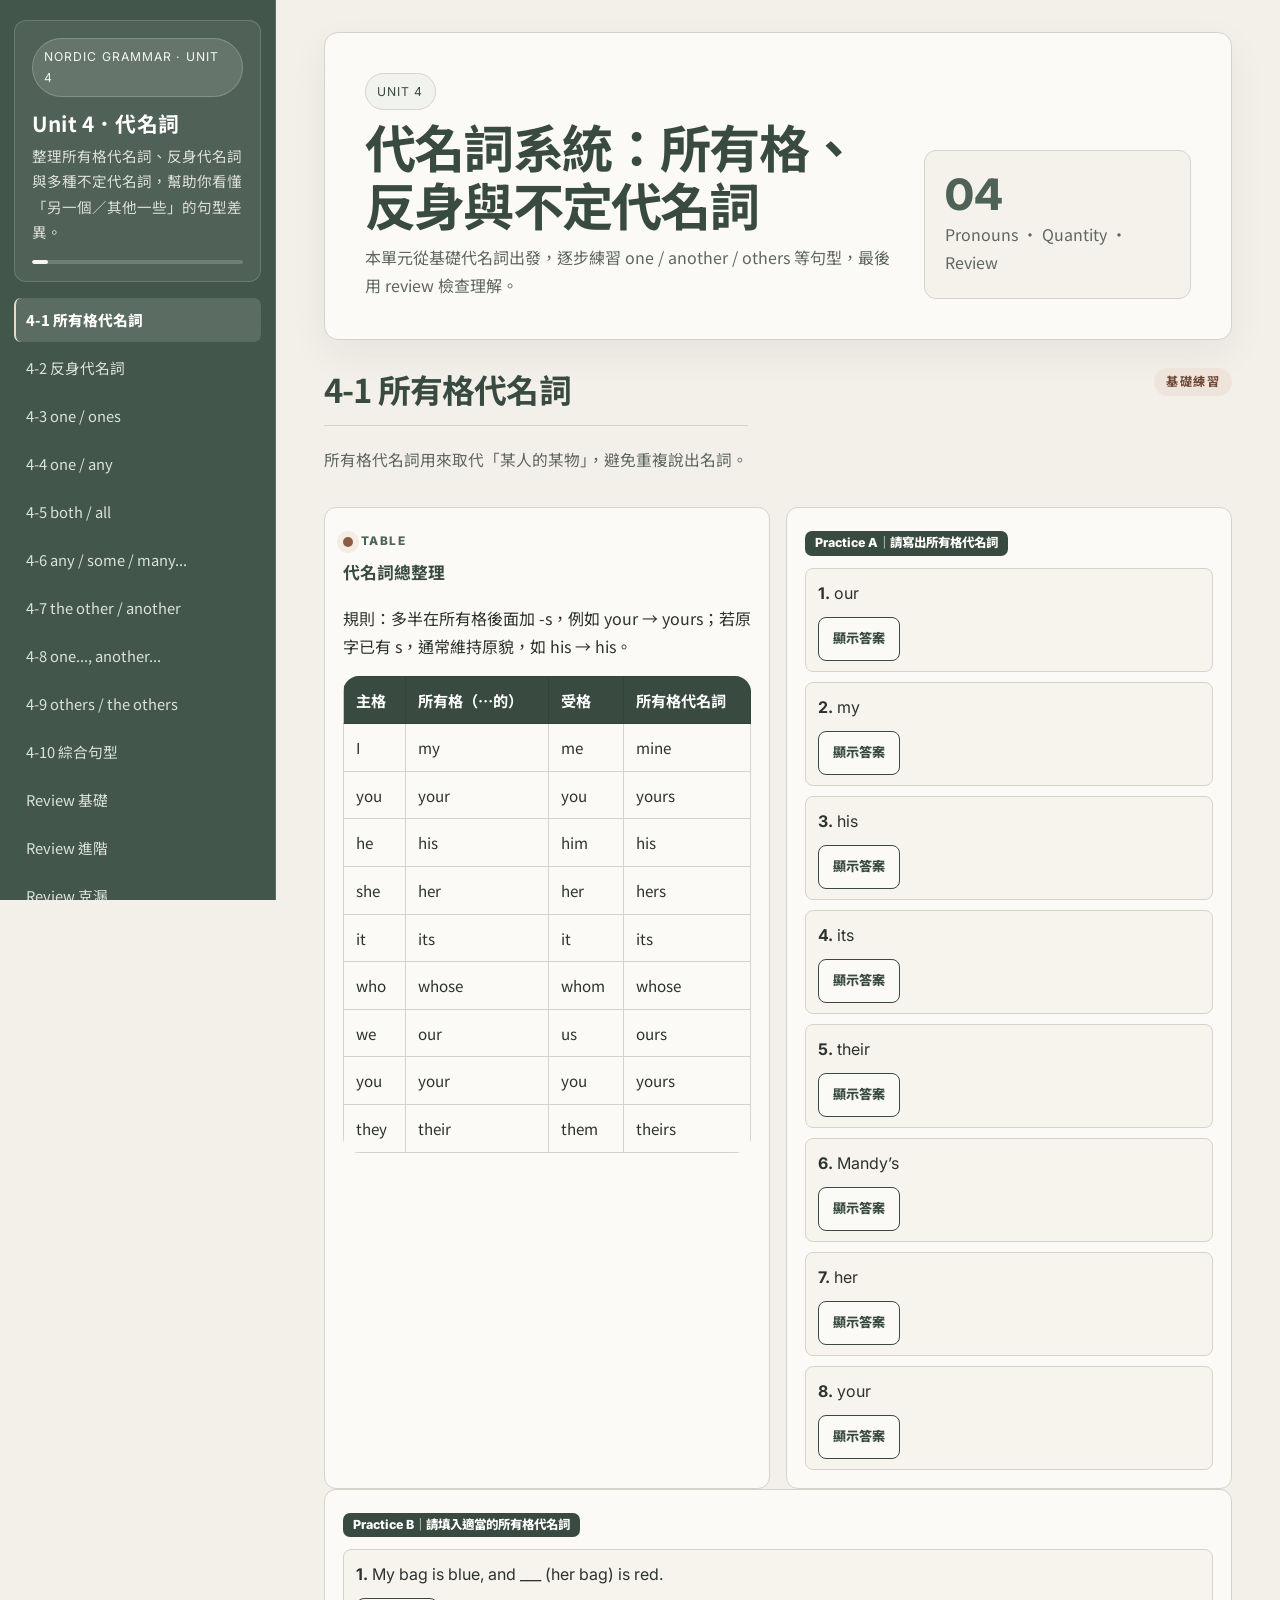
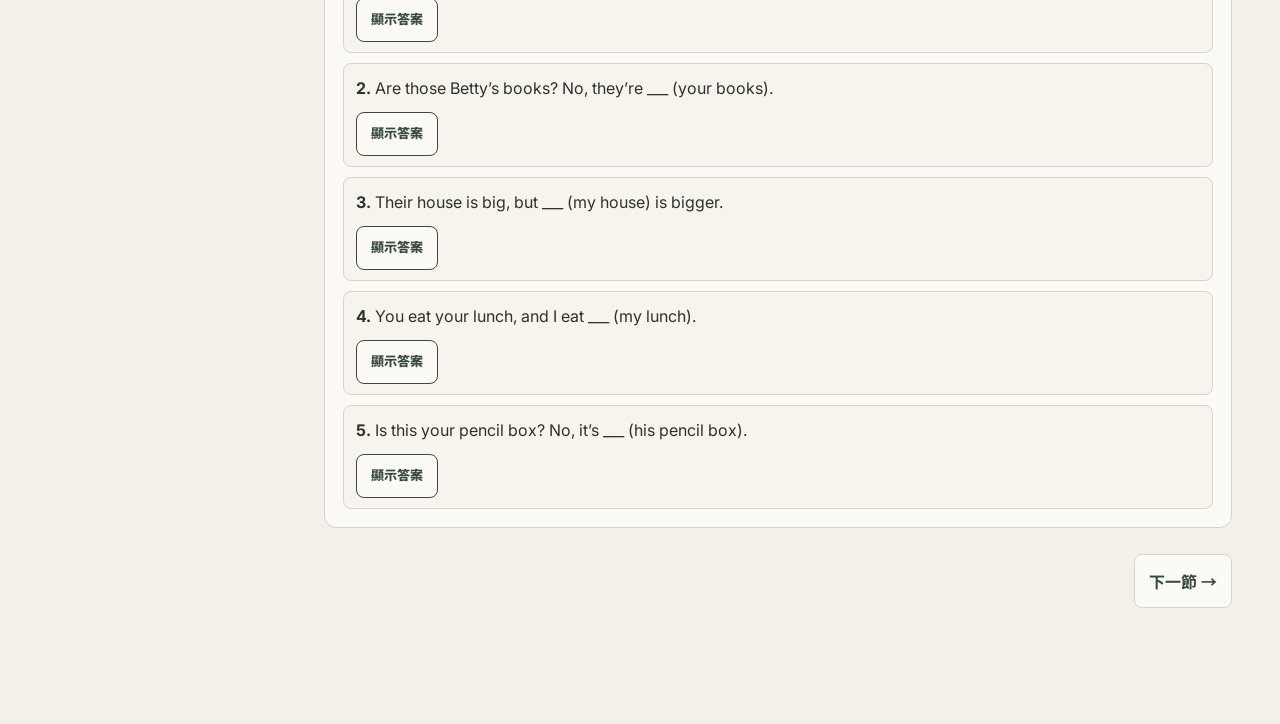
<file: B4Unit4.html>
<!DOCTYPE html>
<html lang="zh-TW">
<head>
  <meta charset="UTF-8">
  <meta name="viewport" content="width=device-width, initial-scale=1.0">
  <title>國中英語文法通 4 - Unit 4 代名詞互動教學</title>
  <link rel="preconnect" href="https://fonts.googleapis.com">
  <link rel="preconnect" href="https://fonts.gstatic.com" crossorigin>
  <link href="https://fonts.googleapis.com/css2?family=Inter:wght@400;500;600;700;800&family=Noto+Sans+TC:wght@400;500;700;900&display=swap" rel="stylesheet">
  <style>
    :root {
      --primary-color: #5a715f;
      --primary-light: #dce6db;
      --primary-soft: #f1f5ef;
      --primary-dark: #374a3b;
      --primary-ink: #26372a;
      --secondary-color: #f8f6f0;
      --page-bg: #f2f3ee;
      --text-color: #2f3a33;
      --muted-text: #6f766e;
      --accent-color:#b0835f;
      --accent-soft:#f4ece2;
      --success-color: #5f826e;
      --success-soft: #edf4ef;
      --error-color: #b66b65;
      --error-soft: #f8eeee;
      --warning-color: #b58a52;
      --surface: rgba(255,255,255,0.82);
      --surface-solid: #ffffff;
      --hairline: rgba(51,79,80,0.12);
      --hairline-strong: rgba(51,79,80,0.22);
      --border-radius: 22px;
      --shadow-soft: 0 10px 28px rgba(51,79,80,0.08);
      --shadow-lift: 0 24px 64px rgba(51,79,80,0.14);
      --shadow-card: 0 8px 22px rgba(51,79,80,0.07);
      --focus-ring: 0 0 0 4px rgba(197,139,98,0.24);
      --sidebar-width: 292px;
      --font-zh: "Noto Sans TC", "Microsoft JhengHei", "Heiti TC", sans-serif;
      --font-en: "Inter", "Noto Sans TC", sans-serif;
    }

    * { box-sizing: border-box; }
    html { scroll-behavior: smooth; }
    body {
      font-family: var(--font-zh);
      margin: 0;
      min-height: 100vh;
      background:
        radial-gradient(circle at 12% 6%, rgba(82,122,122,0.15), transparent 31%),
        radial-gradient(circle at 86% 12%, rgba(197,139,98,0.11), transparent 27%),
        radial-gradient(circle at 50% 100%, rgba(201,241,244,0.58), transparent 38%),
        linear-gradient(135deg, #f8fffe 0%, #f2faf8 48%, #fffafb 100%);
      color: var(--text-color);
      line-height: 1.75;
      -webkit-font-smoothing: antialiased;
      text-rendering: optimizeLegibility;
    }
    body::before {
      content: '';
      position: fixed;
      inset: 0;
      pointer-events: none;
      background-image:
        linear-gradient(rgba(51,79,80,0.035) 1px, transparent 1px),
        linear-gradient(90deg, rgba(51,79,80,0.035) 1px, transparent 1px);
      background-size: 34px 34px;
      mask-image: linear-gradient(to bottom, rgba(0,0,0,0.62), transparent 78%);
      z-index: -2;
    }
    body::after {
      content: '';
      position: fixed;
      width: 360px;
      height: 360px;
      right: -150px;
      bottom: -160px;
      border-radius: 50%;
      background: radial-gradient(circle, rgba(82,122,122,0.13), transparent 68%);
      pointer-events: none;
      z-index: -1;
    }
    @media (prefers-reduced-motion: reduce) {
      * { animation-duration: 0.001s !important; transition-duration: 0.001s !important; scroll-behavior: auto !important; }
    }
    :focus-visible { outline: none; box-shadow: var(--focus-ring); }
    ::selection { background: rgba(197,139,98,0.28); }

    .reading-progress { position: fixed; top: 0; left: 0; width: 0%; height: 4px; z-index: 2000; background: linear-gradient(90deg, var(--primary-color), var(--accent-color)); box-shadow: 0 0 18px rgba(82,122,122,0.32); transition: width 0.12s linear; }
    .app-shell { display: flex; min-height: 100vh; }
    .topbar {
      display: none; position: sticky; top: 0; z-index: 1100;
      background: rgba(51,79,80,0.86); backdrop-filter: blur(18px); -webkit-backdrop-filter: blur(18px);
      color: #fff; padding: 12px 16px; align-items: center; justify-content: space-between; border-bottom: 1px solid rgba(255,255,255,0.15); box-shadow: 0 12px 28px rgba(51,79,80,0.18);
    }
    .topbar .title { font-weight: 900; letter-spacing: 0.03em; }
    .hamburger {
      background: rgba(255,255,255,0.14); border: 1px solid rgba(255,255,255,0.24); color: #fff; width: 42px; height: 42px; border-radius: 14px; font-size: 1.2rem; cursor: pointer; display: flex; align-items: center; justify-content: center; transition: background 0.2s, transform 0.15s, border-color 0.2s;
    }
    .hamburger:active { transform: scale(0.94); }
    .hamburger:hover { background: rgba(255,255,255,0.24); border-color: rgba(255,255,255,0.38); }
    .sidebar {
      width: var(--sidebar-width); background: linear-gradient(180deg, rgba(51,79,80,0.97), rgba(82,122,122,0.92)), radial-gradient(circle at 0 0, rgba(255,255,255,0.24), transparent 35%);
      color: white; padding: 22px 16px 26px; position: fixed; height: 100%; overflow-y: auto; overscroll-behavior: contain; transition: transform 0.45s cubic-bezier(0.22, 1, 0.36, 1); z-index: 1000; box-shadow: 12px 0 34px rgba(51,79,80,0.20);
    }
    .sidebar::-webkit-scrollbar { width: 8px; }
    .sidebar::-webkit-scrollbar-thumb { background: rgba(255,255,255,0.36); border-radius: 999px; }
    .brand-card { position: relative; overflow: hidden; background: linear-gradient(145deg, rgba(255,255,255,0.18), rgba(255,255,255,0.08)); border: 1px solid rgba(255,255,255,0.22); border-radius: 24px; padding: 18px; margin-bottom: 18px; backdrop-filter: blur(14px); -webkit-backdrop-filter: blur(14px); box-shadow: inset 0 1px 0 rgba(255,255,255,0.20), 0 16px 34px rgba(0,0,0,0.08); }
    .brand-card::after { content: ''; position: absolute; width: 150px; height: 150px; right: -64px; top: -64px; background: radial-gradient(circle, rgba(255,255,255,0.22), transparent 64%); pointer-events: none; }
    .unit-pill { display: inline-flex; align-items: center; gap: 8px; font-family: var(--font-en); font-size: 0.76rem; letter-spacing: 0.09em; text-transform: uppercase; color: rgba(255,255,255,0.92); background: rgba(255,255,255,0.13); border: 1px solid rgba(255,255,255,0.20); border-radius: 999px; padding: 7px 11px; }
    .brand-card h2 { margin: 12px 0 6px; font-size: 1.46rem; line-height: 1.35; letter-spacing: 0.01em; }
    .brand-card p { margin: 0; font-size: 0.91rem; color: rgba(255,255,255,0.80); }
    .progress-mini { margin-top: 15px; height: 7px; background: rgba(255,255,255,0.18); border-radius: 999px; overflow: hidden; }
    .progress-mini span { display: block; height: 100%; width: 8%; background: linear-gradient(90deg, #ffffff, #e7ded0); border-radius: 999px; transition: width 0.45s ease; }
    .nav-links { list-style: none; padding: 0; margin: 0; }
    .nav-links li { margin-bottom: 7px; }
    .nav-links a { color: rgba(255,255,255,0.82); text-decoration: none; display: block; padding: 10px 12px; border-radius: 15px; transition: background-color 0.22s ease, color 0.22s ease, transform 0.22s ease, padding-left 0.22s ease; font-size: 0.92rem; line-height: 1.45; position: relative; overflow: hidden; }
    .nav-links a:hover, .nav-links a.active { background: rgba(255,255,255,0.17); color: #fff; font-weight: 800; padding-left: 18px; transform: translateX(2px); }
    .sidebar-footer { margin-top: 20px; padding-top: 18px; border-top: 1px solid rgba(255,255,255,0.16); display: grid; gap: 10px; }
    .sidebar-footer a { color: #fff; text-decoration: none; font-size: 0.88rem; padding: 10px 12px; border-radius: 14px; background: rgba(255,255,255,0.10); }
    .sidebar-footer a:hover { background: rgba(255,255,255,0.18); }
    .main-content { margin-left: var(--sidebar-width); flex: 1; padding: 32px 38px 90px; }
    .hero-section {
      position: relative; overflow: hidden; background: linear-gradient(135deg, rgba(255,255,255,0.80), rgba(255,255,255,0.56)); border: 1px solid rgba(255,255,255,0.68); border-radius: 30px; padding: 34px clamp(22px, 5vw, 42px); box-shadow: var(--shadow-lift); margin-bottom: 26px;
    }
    .hero-section::before { content: ''; position: absolute; inset: 0; background: linear-gradient(120deg, rgba(255,255,255,0), rgba(255,255,255,0.28)); pointer-events: none; }
    .hero-grid { display: grid; grid-template-columns: minmax(0, 1.6fr) minmax(220px, 0.8fr); gap: 26px; align-items: end; }
    .hero-section h1 { margin: 8px 0 10px; font-size: clamp(2rem, 4vw, 3rem); line-height: 1.12; color: var(--primary-dark); }
    .hero-section p { margin: 0; color: var(--muted-text); font-size: 1rem; }
    .hero-badge { justify-self: end; background: linear-gradient(145deg, rgba(255,255,255,0.96), rgba(255,255,255,0.75)); border: 1px solid rgba(255,255,255,0.75); border-radius: 28px; padding: 22px 20px; min-width: 210px; box-shadow: var(--shadow-soft); }
    .hero-badge strong { display: block; font: 800 2.7rem/1 var(--font-en); color: var(--primary-color); }
    .hero-badge span { display: block; margin-top: 4px; color: var(--muted-text); }
    .section { display: none; margin-top: 16px; }
    .section.active { display: block; }
    .section-head { display: flex; align-items: flex-start; justify-content: space-between; gap: 12px; margin-bottom: 16px; }
    .section-title { margin: 0; font-size: clamp(1.55rem, 3vw, 2rem); line-height: 1.2; color: var(--primary-dark); }
    .level-label { color: var(--accent-color); font: 700 0.76rem/1 var(--font-en); letter-spacing: 0.12em; text-transform: uppercase; background: var(--accent-soft); border-radius: 999px; padding: 8px 12px; }
    .lede { margin: 0 0 18px; color: var(--muted-text); font-size: 0.98rem; }
    .grid-2 { display: grid; grid-template-columns: repeat(2, minmax(0, 1fr)); gap: 16px; }
    .grammar-box, .practice-container, .review-card, .tip-box {
      background: var(--surface); border: 1px solid rgba(255,255,255,0.65); border-radius: 22px; box-shadow: var(--shadow-card); padding: 18px 18px 18px;
      backdrop-filter: blur(10px); -webkit-backdrop-filter: blur(10px);
    }
    .grammar-box h3, .practice-container h3, .review-card h3 { margin: 0 0 12px; font-size: 1.05rem; color: var(--primary-dark); }
    .tip-box { background: linear-gradient(140deg, var(--primary-soft), rgba(255,255,255,0.88)); }
    .eyebrow-label { display: inline-flex; align-items: center; gap: 8px; margin-bottom: 10px; font: 800 0.74rem/1 var(--font-en); letter-spacing: 0.12em; text-transform: uppercase; color: var(--primary-color); }
    .eyebrow-label::before { content: ''; width: 10px; height: 10px; border-radius: 50%; background: var(--accent-color); box-shadow: 0 0 0 6px rgba(197,139,98,0.13); }
    table.data-table { width: 100%; border-collapse: collapse; font-size: 0.95rem; overflow: hidden; border-radius: 16px; }
    .data-table th, .data-table td { border: 1px solid var(--hairline-strong); padding: 10px 12px; vertical-align: top; }
    .data-table th { background: var(--primary-light); color: var(--primary-dark); text-align: left; }
    .data-table td small { color: var(--muted-text); }
    .formula-list, .note-list, .example-list { margin: 0; padding-left: 1.1rem; }
    .formula-list li, .note-list li, .example-list li { margin-bottom: 8px; }
    .example { margin: 8px 0 0; padding: 10px 12px; background: rgba(255,255,255,0.66); border-left: 4px solid var(--accent-color); border-radius: 12px; }
    .practice-items { display: grid; gap: 10px; }
    .practice-item { padding: 10px 12px; background: rgba(255,255,255,0.65); border: 1px solid rgba(51,79,80,0.08); border-radius: 14px; }
    .practice-label { display: inline-flex; align-items: center; gap: 8px; padding: 6px 10px; border-radius: 999px; font: 800 0.78rem/1 var(--font-en); color: #fff; background: linear-gradient(90deg, var(--primary-color), var(--accent-color)); margin-bottom: 12px; }
    .answer-btn { margin-top: 10px; display: inline-flex; align-items: center; gap: 6px; background: rgba(255,255,255,0.9); color: var(--primary-dark); border: 1.6px solid var(--primary-color); padding: 6px 15px; border-radius: 999px; cursor: pointer; font: 800 0.82rem/1.2 var(--font-en); transition: background-color 0.2s ease, color 0.2s ease, box-shadow 0.2s ease, transform 0.1s ease; }
    .answer-btn:hover { background: var(--primary-color); color: #fff; box-shadow: 0 8px 16px rgba(0,0,0,0.14); transform: translateY(-1px); }
    .answer-btn:active { transform: scale(0.96); }
    .answer-btn:focus-visible { outline: none; box-shadow: 0 0 0 4px var(--accent-soft); }
    .answer-btn::before { content: ""; width: 7px; height: 7px; border-radius: 50%; background: var(--accent-color); }
    .answer-text { display: none; margin-top: 10px; color: var(--primary-dark); font-weight: 700; padding: 10px 14px; background: var(--accent-soft); border-radius: 12px; border-left: 4px solid var(--accent-color); line-height: 1.6; text-decoration: none; }
    .answer-inline { color: var(--primary-color); font-weight: 700; }
    .formula-pill { display: inline-block; padding: 6px 10px; border-radius: 999px; background: var(--primary-soft); color: var(--primary-dark); font: 700 0.84rem/1.2 var(--font-en); margin: 4px 6px 4px 0; }
    .review-card + .review-card { margin-top: 16px; }
    .score-block { margin-bottom: 12px; }
    .score-head { display: flex; justify-content: space-between; gap: 12px; margin-bottom: 8px; font-weight: 700; color: var(--primary-dark); }
    .score-track { height: 10px; background: rgba(51,79,80,0.08); border-radius: 999px; overflow: hidden; }
    .score-fill { height: 100%; width: 0%; background: linear-gradient(90deg, var(--primary-color), var(--accent-color)); transition: width 0.25s ease; }
    .score-done { margin-top: 6px; color: var(--muted-text); font-size: 0.9rem; }
    .quiz-item { margin-bottom: 14px; padding: 14px; background: rgba(255,255,255,0.66); border: 1px solid rgba(51,79,80,0.10); border-radius: 16px; }
    .quiz-question { font-weight: 700; color: var(--primary-dark); margin-bottom: 12px; }
    .quiz-options { display: grid; grid-template-columns: 1fr 1fr; gap: 10px; }
    .quiz-option { appearance: none; border: 1px solid var(--hairline-strong); background: #fff; border-radius: 12px; padding: 10px 12px; text-align: left; font: inherit; color: var(--text-color); cursor: pointer; transition: transform 0.15s ease, border-color 0.15s ease, background 0.15s ease; }
    .quiz-option:hover { transform: translateY(-2px); border-color: var(--primary-color); }
    .quiz-option.correct { background: var(--success-soft); border-color: var(--success-color); color: #22543c; }
    .quiz-option.wrong { background: var(--error-soft); border-color: var(--error-color); color: #8c2d34; }
    .cloze-article { margin-bottom: 18px; padding: 14px 16px; border-radius: 16px; background: rgba(255,255,255,0.7); border: 1px dashed var(--hairline-strong); color: var(--text-color); }
    .summary-grid { display: grid; grid-template-columns: repeat(2, minmax(0,1fr)); gap: 14px; }
    .summary-grid .mini { padding: 14px 16px; background: rgba(255,255,255,.62); border-radius: 16px; border: 1px solid rgba(51,79,80,0.08); }
    .mini strong { display: block; color: var(--primary-dark); margin-bottom: 4px; }
    .section-nav { display: flex; justify-content: space-between; gap: 12px; margin-top: 26px; }
    .section-nav a { text-decoration: none; padding: 12px 14px; border-radius: 14px; background: rgba(255,255,255,0.74); border: 1px solid rgba(51,79,80,0.10); color: var(--primary-dark); font-weight: 700; }
    .section-nav a:hover { background: #fff; }
    .overlay { display: none; position: fixed; inset: 0; background: rgba(17,26,26,0.42); z-index: 950; }
    .overlay.show { display: block; }
    .en, .practice-question, .quiz-question, .quiz-option, .answer-text, .formula-pill, .cloze-article { font-family: var(--font-en); }
    @media (max-width: 1040px) {
      .hero-grid, .grid-2, .summary-grid { grid-template-columns: 1fr; }
      .hero-badge { justify-self: start; }
    }
    @media (max-width: 920px) {
      .topbar { display: flex; }
      .sidebar { transform: translateX(-100%); }
      .sidebar.open { transform: translateX(0); }
      .main-content { margin-left: 0; padding: 24px 16px 84px; }
      .hero-section { margin-top: 14px; }
    }
    @media (max-width: 640px) {
      .quiz-options { grid-template-columns: 1fr; }
      .section-head { display: block; }
      .level-label { display: inline-block; margin-top: 10px; }
      .hero-section h1 { font-size: 1.85rem; }
      .hero-badge strong { font-size: 2.2rem; }
      .practice-item { padding: 10px; }
    }
</style>
<style id="series-theme">
:root{--primary-color:#4f6757;--primary-light:#dce5dc;--primary-soft:#f0f4ef;--primary-dark:#33483a;--primary-ink:#243329;--secondary-color:#fbf7ed;--page-bg:#f2f2ec;--text-color:#303831;--muted-text:#6e756e;--accent-color:#b0835f;--accent-soft:#f4ece2;}
body{background:radial-gradient(circle at 12% 6%,rgba(79,103,87,.14),transparent 31%),radial-gradient(circle at 86% 12%,rgba(181,139,103,.10),transparent 27%),radial-gradient(circle at 50% 100%,rgba(220,229,220,.56),transparent 38%),linear-gradient(135deg,#f2f2ec 0%,#fbf7ed 52%,#fbfaf7 100%) !important;}
body::after{background:radial-gradient(circle,rgba(79,103,87,.12),transparent 68%) !important;}
.sidebar{background:linear-gradient(180deg,rgba(51,72,58,.98),rgba(79,103,87,.94)),radial-gradient(circle at 0 0,rgba(255,255,255,.16),transparent 36%) !important;}

.skip-link{position:fixed;left:16px;top:12px;z-index:3000;transform:translateY(-160%);background:var(--primary-dark);color:#fff;padding:9px 14px;border-radius:10px;text-decoration:none;transition:transform .2s ease;}
.skip-link:focus{transform:translateY(0);}
.answer-btn{padding:8px 16px;}
@media (max-width:640px){.answer-btn{padding:11px 18px;font-size:0.9rem;}}
</style><link rel="stylesheet" href="nordic.css"></head>
<body><a href="#mainContent" class="skip-link">跳至主內容</a>
  <div class="reading-progress" id="readingProgress"></div>
  <div class="topbar"><button type="button" class="hamburger" id="hamburger" aria-label="開啟選單">☰</button><div class="title">B4 Unit 4｜代名詞</div></div>
  <div class="overlay" id="overlay"></div>
  <div class="app-shell">
    <aside class="sidebar" id="sidebar">
      <div class="brand-card">
        <div class="unit-pill">Nordic Grammar · Unit 4</div>
        <h2>Unit 4．代名詞</h2>
        <p>整理所有格代名詞、反身代名詞與多種不定代名詞，幫助你看懂「另一個／其他一些」的句型差異。</p>
        <div class="progress-mini"><span id="sidebarProgress"></span></div>
      </div>
      <ul class="nav-links" id="navLinks"><li><a href="#" data-section="u4-1" class="active">4-1 所有格代名詞</a></li><li><a href="#" data-section="u4-2" class="">4-2 反身代名詞</a></li><li><a href="#" data-section="u4-3" class="">4-3 one / ones</a></li><li><a href="#" data-section="u4-4" class="">4-4 one / any</a></li><li><a href="#" data-section="u4-5" class="">4-5 both / all</a></li><li><a href="#" data-section="u4-6" class="">4-6 any / some / many...</a></li><li><a href="#" data-section="u4-7" class="">4-7 the other / another</a></li><li><a href="#" data-section="u4-8" class="">4-8 one..., another...</a></li><li><a href="#" data-section="u4-9" class="">4-9 others / the others</a></li><li><a href="#" data-section="u4-10" class="">4-10 綜合句型</a></li><li><a href="#" data-section="review-basic" class="">Review 基礎</a></li><li><a href="#" data-section="review-adv" class="">Review 進階</a></li><li><a href="#" data-section="review-cloze" class="">Review 克漏</a></li></ul>
      <div class="sidebar-footer">
        <a href="index.html">← 回到 Index</a>
        <a href="B4Unit3.html">回到 Unit 3 ↗</a>
      </div>
    </aside>
    <main class="main-content" id="mainContent">
      <header class="hero-section">
        <div class="hero-grid">
          <div>
            <div class="unit-pill" style="color: var(--primary-color); background: var(--primary-soft); border-color: transparent;">Unit 4</div>
            <h1>代名詞系統：所有格、反身與不定代名詞</h1>
            <p>本單元從基礎代名詞出發，逐步練習 one / another / others 等句型，最後用 review 檢查理解。</p>
          </div>
          <div class="hero-badge"><strong>04</strong><span>Pronouns · Quantity · Review</span></div>
        </div>
      </header>
      <section id="u4-1" class="section active"><div class="section-head"><div><h2 class="section-title">4-1 所有格代名詞</h2><p class="lede">所有格代名詞用來取代「某人的某物」，避免重複說出名詞。</p></div><div class="level-label">基礎練習</div></div><div class="grid-2"><div class="grammar-box"><div class="eyebrow-label">Table</div><h3>代名詞總整理</h3><p>規則：多半在所有格後面加 -s，例如 your → yours；若原字已有 s，通常維持原貌，如 his → his。</p><table class="data-table"><thead><tr><th>主格</th><th>所有格（…的）</th><th>受格</th><th>所有格代名詞</th></tr></thead><tbody><tr><td>I</td><td>my</td><td>me</td><td>mine</td></tr><tr><td>you</td><td>your</td><td>you</td><td>yours</td></tr><tr><td>he</td><td>his</td><td>him</td><td>his</td></tr><tr><td>she</td><td>her</td><td>her</td><td>hers</td></tr><tr><td>it</td><td>its</td><td>it</td><td>its</td></tr><tr><td>who</td><td>whose</td><td>whom</td><td>whose</td></tr><tr><td>we</td><td>our</td><td>us</td><td>ours</td></tr><tr><td>you</td><td>your</td><td>you</td><td>yours</td></tr><tr><td>they</td><td>their</td><td>them</td><td>theirs</td></tr></tbody></table></div><div class="practice-container"><div class="practice-label">Practice A｜請寫出所有格代名詞</div><div class="practice-items"><div class="practice-item"><div class="practice-question"><strong>1.</strong> our</div><div class="answer-text">ours</div></div><div class="practice-item"><div class="practice-question"><strong>2.</strong> my</div><div class="answer-text">mine</div></div><div class="practice-item"><div class="practice-question"><strong>3.</strong> his</div><div class="answer-text">his</div></div><div class="practice-item"><div class="practice-question"><strong>4.</strong> its</div><div class="answer-text">its</div></div><div class="practice-item"><div class="practice-question"><strong>5.</strong> their</div><div class="answer-text">theirs</div></div><div class="practice-item"><div class="practice-question"><strong>6.</strong> Mandy’s</div><div class="answer-text">Mandy’s</div></div><div class="practice-item"><div class="practice-question"><strong>7.</strong> her</div><div class="answer-text">hers</div></div><div class="practice-item"><div class="practice-question"><strong>8.</strong> your</div><div class="answer-text">yours</div></div></div></div></div><div class="practice-container"><div class="practice-label">Practice B｜請填入適當的所有格代名詞</div><div class="practice-items"><div class="practice-item"><div class="practice-question"><strong>1.</strong> My bag is blue, and ___ (her bag) is red.</div><div class="answer-text">hers</div></div><div class="practice-item"><div class="practice-question"><strong>2.</strong> Are those Betty’s books? No, they’re ___ (your books).</div><div class="answer-text">yours</div></div><div class="practice-item"><div class="practice-question"><strong>3.</strong> Their house is big, but ___ (my house) is bigger.</div><div class="answer-text">mine</div></div><div class="practice-item"><div class="practice-question"><strong>4.</strong> You eat your lunch, and I eat ___ (my lunch).</div><div class="answer-text">mine</div></div><div class="practice-item"><div class="practice-question"><strong>5.</strong> Is this your pencil box? No, it’s ___ (his pencil box).</div><div class="answer-text">his</div></div></div></div><div class="section-nav"><span></span><a href="#" data-section="u4-2">下一節 →</a></div></section><section id="u4-2" class="section"><div class="section-head"><div><h2 class="section-title">4-2 反身代名詞</h2><p class="lede">反身代名詞表示「某人自己」，也可用在 by + 反身代名詞 表示獨自。</p></div><div class="level-label">基礎練習</div></div><div class="grid-2"><div class="grammar-box"><div class="eyebrow-label">Table</div><h3>反身代名詞整理</h3><ul class="note-list"><li>當受詞：<span class="en">He loves himself.</span></li><li>強調本人：<span class="en">She saw John himself.</span></li><li>by + 反身代名詞：<span class="en">The machine works by itself.</span></li></ul><table class="data-table"><thead><tr><th>主格</th><th>受格</th><th>反身代名詞</th></tr></thead><tbody><tr><td>I</td><td>me</td><td>myself</td></tr><tr><td>you</td><td>you</td><td>yourself</td></tr><tr><td>he</td><td>him</td><td>himself</td></tr><tr><td>she</td><td>her</td><td>herself</td></tr><tr><td>it</td><td>it</td><td>itself</td></tr><tr><td>we</td><td>us</td><td>ourselves</td></tr><tr><td>you</td><td>you</td><td>yourselves</td></tr><tr><td>they</td><td>them</td><td>themselves</td></tr></tbody></table></div><div class="practice-container"><div class="practice-label">Practice C｜請寫出反身代名詞</div><div class="practice-items"><div class="practice-item"><div class="practice-question"><strong>1.</strong> you</div><div class="answer-text">yourself</div></div><div class="practice-item"><div class="practice-question"><strong>2.</strong> they</div><div class="answer-text">themselves</div></div><div class="practice-item"><div class="practice-question"><strong>3.</strong> he</div><div class="answer-text">himself</div></div><div class="practice-item"><div class="practice-question"><strong>4.</strong> her</div><div class="answer-text">herself</div></div><div class="practice-item"><div class="practice-question"><strong>5.</strong> me</div><div class="answer-text">myself</div></div><div class="practice-item"><div class="practice-question"><strong>6.</strong> us</div><div class="answer-text">ourselves</div></div><div class="practice-item"><div class="practice-question"><strong>7.</strong> it</div><div class="answer-text">itself</div></div><div class="practice-item"><div class="practice-question"><strong>8.</strong> you（複數）</div><div class="answer-text">yourselves</div></div></div></div></div><div class="practice-container"><div class="practice-label">Practice D｜請填入適當的反身代名詞</div><div class="practice-items"><div class="practice-item"><div class="practice-question"><strong>1.</strong> Danny and Jenny really enjoyed ____.</div><div class="answer-text">themselves</div></div><div class="practice-item"><div class="practice-question"><strong>2.</strong> She cut ____ yesterday.</div><div class="answer-text">herself</div></div><div class="practice-item"><div class="practice-question"><strong>3.</strong> Take this place as your own and help ____!</div><div class="answer-text">yourself</div></div><div class="practice-item"><div class="practice-question"><strong>4.</strong> The old man lives by ____.</div><div class="answer-text">himself</div></div><div class="practice-item"><div class="practice-question"><strong>5.</strong> I saw Mr. Wu ____.</div><div class="answer-text">himself</div></div></div></div><div class="section-nav"><a href="#" data-section="u4-1">← 上一節</a><a href="#" data-section="u4-3">下一節 →</a></div></section><section id="u4-3" class="section"><div class="section-head"><div><h2 class="section-title">4-3 不定代名詞 one / ones</h2><p class="lede">one 代替單數可數名詞，ones 代替複數可數名詞，用來避免名詞重複。</p></div><div class="level-label">基礎練習</div></div><div class="grid-2"><div class="tip-box"><div class="eyebrow-label">Compare</div><h3>one 與 ones</h3><div class="example"><span class="en">I don’t like this yellow camera. I like the blue one.</span><br><span class="en">The red cameras are more beautiful than the blue ones.</span></div><div class="summary-grid"><div class="mini"><strong>one</strong><div>代替單數名詞，例如 <span class="en">the blue one</span></div></div><div class="mini"><strong>ones</strong><div>代替複數名詞，例如 <span class="en">the blue ones</span></div></div></div></div><div class="practice-container"><div class="practice-label">Practice E｜請填入 one 或 ones</div><div class="practice-items"><div class="practice-item"><div class="practice-question"><strong>1.</strong> I need a house. I want to buy ____.</div><div class="answer-text">one</div></div><div class="practice-item"><div class="practice-question"><strong>2.</strong> The big shoes are better than the small ____.</div><div class="answer-text">ones</div></div><div class="practice-item"><div class="practice-question"><strong>3.</strong> I don’t have a ruler. Can I borrow ____ from you?</div><div class="answer-text">one</div></div><div class="practice-item"><div class="practice-question"><strong>4.</strong> This skirt is too fashionable for me. How about that ____?</div><div class="answer-text">one</div></div><div class="practice-item"><div class="practice-question"><strong>5.</strong> They don’t like long novels. How about short ____?</div><div class="answer-text">ones</div></div><div class="practice-item"><div class="practice-question"><strong>6.</strong> These shirts are much nicer than those ____.</div><div class="answer-text">ones</div></div><div class="practice-item"><div class="practice-question"><strong>7.</strong> This lesson is more interesting than that ____.</div><div class="answer-text">one</div></div></div></div></div><div class="section-nav"><a href="#" data-section="u4-2">← 上一節</a><a href="#" data-section="u4-4">下一節 →</a></div></section><section id="u4-4" class="section"><div class="section-head"><div><h2 class="section-title">4-4 不定代名詞 one / any</h2><p class="lede">one 與 any 都可以代替單數可數名詞；搭配 of + 限定詞 + 複數名詞時，後面用單數動詞。</p></div><div class="level-label">基礎練習</div></div><div class="grid-2"><div class="grammar-box"><div class="eyebrow-label">Pattern</div><h3>基本句型</h3><span class="formula-pill">one / any + of + the / these / those / my + 複數名詞</span><span class="formula-pill">one / any + of + them / us / you + 單數動詞</span><div class="example"><span class="en">I didn’t eat any of those peaches on the table.</span><br><span class="en">One of you has to mop the floor.</span></div></div><div class="practice-container"><div class="practice-label">Practice F｜請重組句子</div><div class="practice-items"><div class="practice-item"><div class="practice-question"><strong>1.</strong> excellent. / those teachers / One / is / of</div><div class="answer-text">One of those teachers is excellent.</div></div><div class="practice-item"><div class="practice-question"><strong>2.</strong> my / pencils? / Do / want / you / any / of</div><div class="answer-text">Do you want any of my pencils?</div></div><div class="practice-item"><div class="practice-question"><strong>3.</strong> Kitty / friends. / my / one / best / of / is</div><div class="answer-text">Kitty is one of my best friends.</div></div><div class="practice-item"><div class="practice-question"><strong>4.</strong> my father. / of / One / the doctors / is</div><div class="answer-text">One of the doctors is my father.</div></div></div></div></div><div class="practice-container"><div class="practice-label">Practice G｜請用所有格代名詞改寫句子</div><div class="practice-items"><div class="practice-item"><div class="practice-question"><strong>1.</strong> He is one of my best friends.</div><div class="answer-text">He is a best friend of mine.</div></div><div class="practice-item"><div class="practice-question"><strong>2.</strong> She is one of her great teachers.</div><div class="answer-text">She is a great teacher of hers.</div></div><div class="practice-item"><div class="practice-question"><strong>3.</strong> Snoopy is one of his dogs.</div><div class="answer-text">Snoopy is a dog of his.</div></div><div class="practice-item"><div class="practice-question"><strong>4.</strong> Harry Potter is one of their favorite books.</div><div class="answer-text">Harry Potter is a favorite book of theirs.</div></div></div></div><div class="section-nav"><a href="#" data-section="u4-3">← 上一節</a><a href="#" data-section="u4-5">下一節 →</a></div></section><section id="u4-5" class="section"><div class="section-head"><div><h2 class="section-title">4-5 數量代名詞 both / all</h2><p class="lede">both 用於兩者，all 用於三者以上；兩者都可用在「數量詞 + of + 群體」結構。</p></div><div class="level-label">基礎練習</div></div><div class="grid-2"><div class="grammar-box"><div class="eyebrow-label">Pattern</div><h3>用法整理</h3><ul class="note-list"><li><span class="en">Both of my sisters are nurses.</span></li><li><span class="en">All of them are teachers.</span></li></ul><span class="formula-pill">both + of + 限定詞 / 受格</span><span class="formula-pill">all + of + 限定詞 / 受格</span></div><div class="practice-container"><div class="practice-label">Practice H｜請依提示造句</div><div class="practice-items"><div class="practice-item"><div class="practice-question"><strong>1.</strong> All / my students / great</div><div class="answer-text">All of my students are great.</div></div><div class="practice-item"><div class="practice-question"><strong>2.</strong> All / the peaches / pink</div><div class="answer-text">All of the peaches are pink.</div></div><div class="practice-item"><div class="practice-question"><strong>3.</strong> Both / her parents / engineers</div><div class="answer-text">Both of her parents are engineers.</div></div><div class="practice-item"><div class="practice-question"><strong>4.</strong> Both / them / my classmates</div><div class="answer-text">Both of them are my classmates.</div></div><div class="practice-item"><div class="practice-question"><strong>5.</strong> Both / my sisters / good actresses</div><div class="answer-text">Both of my sisters are good actresses.</div></div></div></div></div><div class="section-nav"><a href="#" data-section="u4-4">← 上一節</a><a href="#" data-section="u4-6">下一節 →</a></div></section><section id="u4-6" class="section"><div class="section-head"><div><h2 class="section-title">4-6 數量代名詞 any / some / many / much / most</h2><p class="lede">搭配可數名詞時通常用複數動詞；搭配不可數名詞時則多用單數動詞。</p></div><div class="level-label">基礎練習</div></div><div class="grid-2"><div class="grammar-box"><div class="eyebrow-label">Rule</div><h3>可數與不可數的動詞變化</h3><div class="example"><span class="en">Some of the students wear uniforms.</span><br><span class="en">Much of the money was wasted.</span></div></div><div class="practice-container"><div class="practice-label">Practice I｜請圈出正確的動詞</div><div class="practice-items"><div class="practice-item"><div class="practice-question"><strong>1.</strong> Both of my brothers (wear / wears) uniforms.</div><div class="answer-text">wear</div></div><div class="practice-item"><div class="practice-question"><strong>2.</strong> Much of the milk (are / is) fresh.</div><div class="answer-text">is</div></div><div class="practice-item"><div class="practice-question"><strong>3.</strong> Most of my students (studies / study) hard.</div><div class="answer-text">study</div></div><div class="practice-item"><div class="practice-question"><strong>4.</strong> Many of the boys (is / are) happy.</div><div class="answer-text">are</div></div><div class="practice-item"><div class="practice-question"><strong>5.</strong> Some of the juice (is / are) very sweet.</div><div class="answer-text">is</div></div><div class="practice-item"><div class="practice-question"><strong>6.</strong> Some of the girls (likes / like) Mr. Wang.</div><div class="answer-text">like</div></div><div class="practice-item"><div class="practice-question"><strong>7.</strong> All of the soccer players (is / are) strong.</div><div class="answer-text">are</div></div></div></div></div><div class="section-nav"><a href="#" data-section="u4-5">← 上一節</a><a href="#" data-section="u4-7">下一節 →</a></div></section><section id="u4-7" class="section"><div class="section-head"><div><h2 class="section-title">4-7 不定代名詞 the other / another</h2><p class="lede">another 表不特定的另一個；the other 表兩個中的另一個。</p></div><div class="level-label">進階練習</div></div><div class="grid-2"><div class="tip-box"><div class="eyebrow-label">Compare</div><h3>兩個關鍵差異</h3><div class="example"><span class="en">I don’t like this hat. Show me another.</span><br><span class="en">I don’t like this hat. Show me the other.</span></div><div class="summary-grid"><div class="mini"><strong>another</strong><div>很多個之中的另一個</div></div><div class="mini"><strong>the other</strong><div>兩個之中的另一個</div></div></div></div><div class="practice-container"><div class="practice-label">Practice J｜請填入 another 或 the other</div><div class="practice-items"><div class="practice-item"><div class="practice-question"><strong>1.</strong> Raise your right hand, and wave ____ hand.</div><div class="answer-text">the other</div></div><div class="practice-item"><div class="practice-question"><strong>2.</strong> Can you close one eye and open ____ one?</div><div class="answer-text">the other</div></div><div class="practice-item"><div class="practice-question"><strong>3.</strong> I only had one cup of coffee. Let’s have ____.</div><div class="answer-text">another</div></div><div class="practice-item"><div class="practice-question"><strong>4.</strong> Put ____ foot down.</div><div class="answer-text">the other</div></div><div class="practice-item"><div class="practice-question"><strong>5.</strong> To know is one thing; to teach is ____.</div><div class="answer-text">another</div></div></div></div></div><div class="section-nav"><a href="#" data-section="u4-6">← 上一節</a><a href="#" data-section="u4-8">下一節 →</a></div></section><section id="u4-8" class="section"><div class="section-head"><div><h2 class="section-title">4-8 不定代名詞 one..., another..., and the other...</h2><p class="lede">描述兩個、三個或很多個物品時，可用 one / another / the other 來逐一說明。</p></div><div class="level-label">進階練習</div></div><div class="tip-box"><div class="eyebrow-label">Pattern</div><h3>句型比較</h3><div class="example"><span class="en">There are three hats. One is orange, another is blue, and the other is white.</span></div><div class="summary-grid"><div class="mini"><strong>很多個</strong><div>one..., and another...</div></div><div class="mini"><strong>兩個</strong><div>one..., and the other...</div></div><div class="mini"><strong>三個</strong><div>one..., another..., and the other...</div></div></div></div><div class="practice-container"><div class="practice-label">Practice K｜請填入 one、another 或 the other</div><div class="practice-items"><div class="practice-item"><div class="practice-question"><strong>1.</strong> She has two bicycles. ____ is red, and ____ is blue.</div><div class="answer-text">One / the other</div></div><div class="practice-item"><div class="practice-question"><strong>2.</strong> There are three bags in the shop. ____ is large, ____ is medium, and ____ is small.</div><div class="answer-text">One / another / the other</div></div><div class="practice-item"><div class="practice-question"><strong>3.</strong> I have three best friends. ____ is Lily, ____ is Sandy, and ____ is Kitty.</div><div class="answer-text">One / another / the other</div></div><div class="practice-item"><div class="practice-question"><strong>4.</strong> Here are two pencils. ____ is long, and ____ is short.</div><div class="answer-text">One / the other</div></div></div></div><div class="section-nav"><a href="#" data-section="u4-7">← 上一節</a><a href="#" data-section="u4-9">下一節 →</a></div></section><section id="u4-9" class="section"><div class="section-head"><div><h2 class="section-title">4-9 不定代名詞 others / the others</h2><p class="lede">others 表不特定的「其他一些」；the others 表剩下的「其餘那些」。</p></div><div class="level-label">進階練習</div></div><div class="grid-2"><div class="tip-box"><div class="eyebrow-label">Compare</div><h3>others 與 the others</h3><div class="example"><span class="en">In art class, some draw fruits, while the others draw people.</span></div><div class="summary-grid"><div class="mini"><strong>others</strong><div>不特定的其他一些</div></div><div class="mini"><strong>the others</strong><div>特定、剩下的其他那些</div></div></div></div><div class="practice-container"><div class="practice-label">Practice L｜請翻譯下列句子</div><div class="practice-items"><div class="practice-item"><div class="practice-question"><strong>1.</strong> 我不喜歡這些裙子。你還有其中的另一些嗎？</div><div class="answer-text">I don’t like these skirts. Do you have other ones?</div></div><div class="practice-item"><div class="practice-question"><strong>2.</strong> 我不喜歡這些長的襯衫。我想要剩下的另一些短襯衫。</div><div class="answer-text">I don’t like these long shirts. I want the other short ones.</div></div><div class="practice-item"><div class="practice-question"><strong>3.</strong> 我不喜歡這些紅色的夾克。給我看看剩下的另一些夾克。</div><div class="answer-text">I don’t like these red jackets. Show me the others.</div></div><div class="practice-item"><div class="practice-question"><strong>4.</strong> 我不喜歡這些圓桌。給我看看其他的另一些桌子。</div><div class="answer-text">I don’t like these round tables. Show me others.</div></div></div></div></div><div class="section-nav"><a href="#" data-section="u4-8">← 上一節</a><a href="#" data-section="u4-10">下一節 →</a></div></section><section id="u4-10" class="section"><div class="section-head"><div><h2 class="section-title">4-10 one..., and the others... / some..., and the others... / one..., and others... / some..., and others...</h2><p class="lede">another / the other 與 others / the others 可以組合成四種常見句型，用來表達「一個／一些」與「其他」的關係。</p></div><div class="level-label">進階練習</div></div><div class="grammar-box"><div class="eyebrow-label">Pattern</div><h3>四種用法</h3><ul class="note-list"><li><span class="en">one..., and the others</span>：一個，其餘全部</li><li><span class="en">some..., and the others</span>：一些，其餘全部</li><li><span class="en">one..., and others</span>：一個，另一些（不是全部）</li><li><span class="en">some..., and others</span>：一些，另一些</li></ul><table class="data-table"><thead><tr><th>用法</th><th>單數</th><th>複數</th></tr></thead><tbody><tr><td>不特定</td><td>another</td><td>others</td></tr><tr><td>特定</td><td>the other</td><td>the others</td></tr></tbody></table></div><div class="practice-container"><div class="practice-label">Practice M｜請翻譯下列句子</div><div class="practice-items"><div class="practice-item"><div class="practice-question"><strong>1.</strong> 桌上有很多枝鉛筆；一枝是紅色的，其他一部分是綠色的。</div><div class="answer-text">There are many pencils. One is red, and others are green.</div></div><div class="practice-item"><div class="practice-question"><strong>2.</strong> 椅子下有很多個橡皮擦；一些是小的，其他一部分是大的。</div><div class="answer-text">There are many erasers under the chair. Some are small, and others are big.</div></div><div class="practice-item"><div class="practice-question"><strong>3.</strong> 黑板上有很多字；一些是中文，其他全部是英文。</div><div class="answer-text">There are many words on the blackboard. Some are Chinese, and the others are English.</div></div><div class="practice-item"><div class="practice-question"><strong>4.</strong> 商店裡有很多錢包；一個是圓型的，其他全部是方型的。</div><div class="answer-text">There are many purses in the store. One is round, and the others are square.</div></div><div class="practice-item"><div class="practice-question"><strong>5.</strong> 這裡有十台 CD 音響；一台是紫色的，其他全部是藍色的。</div><div class="answer-text">There are ten CD players here. One is purple, and the others are blue.</div></div></div></div><div class="section-nav"><a href="#" data-section="u4-9">← 上一節</a><a href="#" data-section="review-basic">下一節 →</a></div></section><section id="review-basic" class="section"><div class="section-head"><div><h2 class="section-title">Review｜單題選擇（基礎）</h2><p class="lede">依照課本 review 內容整理成互動題組。每題點選後立即顯示正誤。</p></div><div class="level-label">Review</div></div><div class="review-card"><div class="score-block"><div class="score-head"><span>作答進度</span><span><b id="quiz-basic-correct">0</b> / <span id="quiz-basic-total">0</span> 答對</span></div><div class="score-track"><div class="score-fill" id="quiz-basic-fill"></div></div><div class="score-done" id="quiz-basic-done"></div></div><div id="quiz-basic"></div></div><div class="section-nav"><a href="#" data-section="u4-10">← 上一節</a><a href="#" data-section="review-adv">下一節 →</a></div></section><section id="review-adv" class="section"><div class="section-head"><div><h2 class="section-title">Review｜單題選擇（進階）</h2><p class="lede">進階題與延伸句型。</p></div><div class="level-label">Review</div></div><div class="review-card"><div class="score-block"><div class="score-head"><span>作答進度</span><span><b id="quiz-adv-correct">0</b> / <span id="quiz-adv-total">0</span> 答對</span></div><div class="score-track"><div class="score-fill" id="quiz-adv-fill"></div></div><div class="score-done" id="quiz-adv-done"></div></div><div id="quiz-adv"></div></div><div class="section-nav"><a href="#" data-section="review-basic">← 上一節</a><a href="#" data-section="review-cloze">下一節 →</a></div></section><section id="review-cloze" class="section"><div class="section-head"><div><h2 class="section-title">Review｜克漏字選擇</h2><p class="lede">先閱讀短文，再完成每一題選項。</p></div><div class="level-label">Review</div></div><div class="review-card"><div class="cloze-article" id="cloze-article"></div><div class="score-block"><div class="score-head"><span>作答進度</span><span><b id="quiz-cloze-correct">0</b> / <span id="quiz-cloze-total">0</span> 答對</span></div><div class="score-track"><div class="score-fill" id="quiz-cloze-fill"></div></div><div class="score-done" id="quiz-cloze-done"></div></div><div id="quiz-cloze"></div></div><div class="section-nav"><a href="#" data-section="review-adv">← 上一節</a><a href="index.html">回到索引 ↗</a></div></section>
    </main>
  </div>
<script>
const unitData = {"basicQuestions": [{"q": "The old woman lives by ____.", "opts": ["(A) myself", "(B) herself", "(C) himself", "(D) themselves"], "ans": 1}, {"q": "Do you want ____ my pencils?", "opts": ["(A) other of", "(B) any", "(C) any of", "(D) the other of"], "ans": 2}, {"q": "One of the boys ____ the cake.", "opts": ["(A) eats", "(B) eating", "(C) eat", "(D) is eat"], "ans": 0}, {"q": "All of the peaches ____ orange.", "opts": ["(A) is", "(B) does", "(C) do", "(D) are"], "ans": 3}, {"q": "I only found Jessie’s hats, but where are ____?", "opts": ["(A) mine", "(B) my", "(C) my hat", "(D) ones"], "ans": 0}, {"q": "All of the food in the refrigerator ____ fresh.", "opts": ["(A) is", "(B) are", "(C) be", "(D) not"], "ans": 0}, {"q": "One of ____ is my father.", "opts": ["(A) doctor", "(B) a doctor", "(C) the doctor", "(D) the doctors"], "ans": 3}, {"q": "Danny and Jenny really enjoyed ____.", "opts": ["(A) themselves", "(B) himself", "(C) ourselves", "(D) herself"], "ans": 0}, {"q": "We bought some red flowers for Mom’s birthday because the red ____ are more beautiful than the others.", "opts": ["(A) others", "(B) one", "(C) ones", "(D) some"], "ans": 2}, {"q": "____ of them are my sister’s roommates.", "opts": ["(A) The one", "(B) One", "(C) Both", "(D) The other"], "ans": 2}], "advQuestions": [{"q": "She has two bicycles. ____ is red, and the other is blue.", "opts": ["(A) The one of", "(B) One", "(C) ✕", "(D) Ones"], "ans": 1}, {"q": "There are five skirts. I don’t like this red skirt. Show me ____.", "opts": ["(A) the other", "(B) other", "(C) the others", "(D) ones"], "ans": 2}, {"q": "She has two bicycles. One is red, and ____.", "opts": ["(A) the other is blue", "(B) other is blue", "(C) others is blue", "(D) another is blue"], "ans": 0}, {"q": "This skirt is too fashionable for me. ____ ?", "opts": ["(A) How about that ones?", "(B) How about that the one?", "(C) How about that one?", "(D) How about that others?"], "ans": 2}, {"q": "There are many books on the shelf. ____, and others are English.", "opts": ["(A) Any are French", "(B) Some are French", "(C) Many are French", "(D) Much are French"], "ans": 1}], "clozeQuestions": [{"q": "Blank 1", "opts": ["(A) ourselves", "(B) myself", "(C) herself", "(D) himself"], "ans": 1}, {"q": "Blank 2", "opts": ["(A) one’s", "(B) it", "(C) ones", "(D) one"], "ans": 2}, {"q": "Blank 3", "opts": ["(A) one", "(B) other", "(C) other", "(D) the other"], "ans": 3}, {"q": "Blank 4", "opts": ["(A) it", "(B) one", "(C) ones", "(D) them"], "ans": 3}, {"q": "Blank 5", "opts": ["(A) I", "(B) myself", "(C) me", "(D) my"], "ans": 2}, {"q": "Blank 6", "opts": ["(A) Him", "(B) He", "(C) His", "(D) Her"], "ans": 2}, {"q": "Blank 7", "opts": ["(A) Hers", "(B) Her", "(C) She", "(D) One"], "ans": 0}, {"q": "Blank 8", "opts": ["(A) one", "(B) ones", "(C) it", "(D) them"], "ans": 1}, {"q": "Blank 9", "opts": ["(A) ones", "(B) one", "(C) it", "(D) them"], "ans": 1}, {"q": "Blank 10", "opts": ["(A) yours", "(B) you", "(C) your", "(D) it"], "ans": 0}], "clozeArticle": "Lisa: Wow! You make so many model planes by yourself.<br>Sam: Yes. I like to make model planes by <b>1</b>. I’m making two new <b>2</b>. One is red and <b>3</b> is gray.<br>Lisa: They look so pretty, and I like <b>4</b> so much. Can you give <b>5</b> one?<br>Sam: Sure. I can give you one. The green one is my brother’s. <b>6</b> has two long wings. The yellow one is my sister’s. <b>7</b> has a big nose. But there are many blue <b>8</b>. You can choose a blue <b>9</b>.<br>Lisa: Great! I love blue model planes. I want the blue one with the yellow tail.<br>Sam: Take it. It’s <b>10</b> now."};
const sidebar = document.getElementById('sidebar');
const overlay = document.getElementById('overlay');
const hamburger = document.getElementById('hamburger');
const navLinks = [...document.querySelectorAll('#navLinks a')];
const sections = [...document.querySelectorAll('.section')];
const readingProgress = document.getElementById('readingProgress');
const sidebarProgress = document.getElementById('sidebarProgress');
const storageKey = 'b4-unit4-active-section';

function toggleSidebar(show) {
  if (window.innerWidth > 920) return;
  sidebar.classList.toggle('open', show);
  overlay.classList.toggle('show', show);
}
if (hamburger) hamburger.addEventListener('click', () => toggleSidebar(!sidebar.classList.contains('open')));
overlay.addEventListener('click', () => toggleSidebar(false));

function showSection(id) {
  sections.forEach(sec => sec.classList.toggle('active', sec.id === id));
  navLinks.forEach(link => link.classList.toggle('active', link.dataset.section === id));
  localStorage.setItem(storageKey, id);
  const reduceMotion = window.matchMedia && window.matchMedia('(prefers-reduced-motion: reduce)').matches;
  window.scrollTo({ top: 0, behavior: reduceMotion ? 'auto' : 'smooth' });
  if (window.innerWidth <= 920) toggleSidebar(false);
  updateSidebarMini();
}

navLinks.forEach(link => link.addEventListener('click', e => { e.preventDefault(); showSection(link.dataset.section); }));
document.querySelectorAll('.section-nav a[data-section]').forEach(link => link.addEventListener('click', e => { e.preventDefault(); showSection(link.dataset.section); }));

const saved = localStorage.getItem(storageKey);
if (saved && document.getElementById(saved)) showSection(saved); else showSection(sections[0].id);

function updateReadingProgress() {
  const total = document.documentElement.scrollHeight - window.innerHeight;
  const pct = total > 0 ? (window.scrollY / total) * 100 : 0;
  readingProgress.style.width = pct + '%';
}
window.addEventListener('scroll', updateReadingProgress);
updateReadingProgress();

function updateSidebarMini() {
  const activeIndex = sections.findIndex(sec => sec.classList.contains('active'));
  const pct = ((activeIndex + 1) / sections.length) * 100;
  sidebarProgress.style.width = pct + '%';
}

const quizState = {};
function setupQuiz(id, total) { quizState[id] = { total, answered: new Set(), correct: 0 }; updateScore(id); }
function updateScore(id) {
  const state = quizState[id];
  document.getElementById(`${id}-total`).textContent = state.total;
  document.getElementById(`${id}-correct`).textContent = state.correct;
  document.getElementById(`${id}-fill`).style.width = (state.answered.size / state.total * 100) + '%';
  document.getElementById(`${id}-done`).textContent = `已作答 ${state.answered.size} / ${state.total} 題`;
}
function renderQuiz(containerId, scoreId, questions, startNo=1) {
  const container = document.getElementById(containerId);
  setupQuiz(scoreId, questions.length);
  container.innerHTML = questions.map((q, qi) => `
    <div class="quiz-item" id="${scoreId}-q${qi}">
      <div class="quiz-question">${qi+startNo}. ${q.q}</div>
      <div class="quiz-options">
        ${q.opts.map((opt, oi) => `<button type="button" class="quiz-option" data-score="${scoreId}" data-q="${qi}" data-o="${oi}">${opt}</button>`).join('')}
      </div>
    </div>
  `).join('');
  container.querySelectorAll('.quiz-option').forEach(btn => btn.addEventListener('click', () => {
    const sid = btn.dataset.score; const qIndex = Number(btn.dataset.q); const optIndex = Number(btn.dataset.o); const q = questions[qIndex]; const st = quizState[sid];
    if (st.answered.has(qIndex)) return;
    st.answered.add(qIndex);
    const item = document.getElementById(`${sid}-q${qIndex}`);
    item.querySelectorAll('.quiz-option').forEach((b,i) => {
      if (i === q.ans) b.classList.add('correct');
      if (i === optIndex && i !== q.ans) b.classList.add('wrong');
      b.disabled = true;
    });
    if (optIndex === q.ans) st.correct += 1;
    updateScore(sid);
  }));
}

document.getElementById('cloze-article').innerHTML = unitData.clozeArticle;
renderQuiz('quiz-basic', 'quiz-basic', unitData.basicQuestions, 1);
renderQuiz('quiz-adv', 'quiz-adv', unitData.advQuestions, 11);
renderQuiz('quiz-cloze', 'quiz-cloze', unitData.clozeQuestions, 1);
</script>
<script src="https://cdnjs.cloudflare.com/ajax/libs/gsap/3.12.5/gsap.min.js"></script>
<script>
/* Reveal-answer mechanism — consistent across every unit. Self-healing:
   the answer is guaranteed visible even if the (optional) GSAP tween never runs. */
(function () {
  var reduceMotion = window.matchMedia && window.matchMedia('(prefers-reduced-motion: reduce)').matches;
  function animate() { return window.gsap && !reduceMotion; }
  function setAnswer(btn, ans, open) {
    if (open) {
      ans.style.display = 'block';
      ans.setAttribute('data-open', '1');
      btn.textContent = '隱藏答案';
      btn.setAttribute('aria-expanded', 'true');
      if (animate()) {
        gsap.killTweensOf(ans);
        gsap.fromTo(ans, { autoAlpha: 0, y: -8 }, { autoAlpha: 1, y: 0, duration: 0.28, ease: 'power2.out' });
        // Safety net: if the tween can't finish (e.g. tab was backgrounded),
        // clear GSAP's inline opacity/visibility so the answer never stays hidden.
        setTimeout(function () {
          if (ans.getAttribute('data-open') === '1') gsap.set(ans, { clearProps: 'opacity,visibility,transform' });
        }, 380);
      }
    } else {
      ans.setAttribute('data-open', '0');
      btn.textContent = '顯示答案';
      btn.setAttribute('aria-expanded', 'false');
      if (animate()) {
        gsap.killTweensOf(ans);
        gsap.to(ans, { autoAlpha: 0, y: -5, duration: 0.15, ease: 'power1.in', onComplete: function () {
          ans.style.display = 'none'; gsap.set(ans, { clearProps: 'opacity,visibility,transform' });
        }});
        setTimeout(function () { if (ans.getAttribute('data-open') === '0') ans.style.display = 'none'; }, 260);
      } else {
        ans.style.display = 'none';
      }
    }
  }
  function initReveals() {
    document.querySelectorAll('.practice-item').forEach(function (item) {
      var ans = item.querySelector('.answer-text');
      if (!ans || item.querySelector('.answer-btn')) return;
      var btn = document.createElement('button');
      btn.type = 'button';
      btn.className = 'answer-btn';
      btn.textContent = '顯示答案';
      btn.setAttribute('aria-expanded', 'false');
      ans.setAttribute('data-open', '0');
      btn.addEventListener('click', function () {
        setAnswer(btn, ans, ans.getAttribute('data-open') !== '1');
      });
      ans.parentNode.insertBefore(btn, ans);
    });
  }
  if (document.readyState === 'loading') document.addEventListener('DOMContentLoaded', initReveals);
  else initReveals();
})();
</script>
<script>
window.addEventListener('load', function () {
  if (!window.gsap || (window.matchMedia && window.matchMedia('(prefers-reduced-motion: reduce)').matches)) return;
  gsap.from('.hero-section', { y: 24, duration: 0.7, ease: 'power3.out' });
  gsap.from('.brand-card', { x: -18, duration: 0.6, ease: 'power3.out' });
  gsap.from('.nav-links li', { x: -12, duration: 0.42, stagger: 0.035, delay: 0.1, ease: 'power2.out' });
});
</script>
<script src="nordic.js"></script></body></html>
</file>
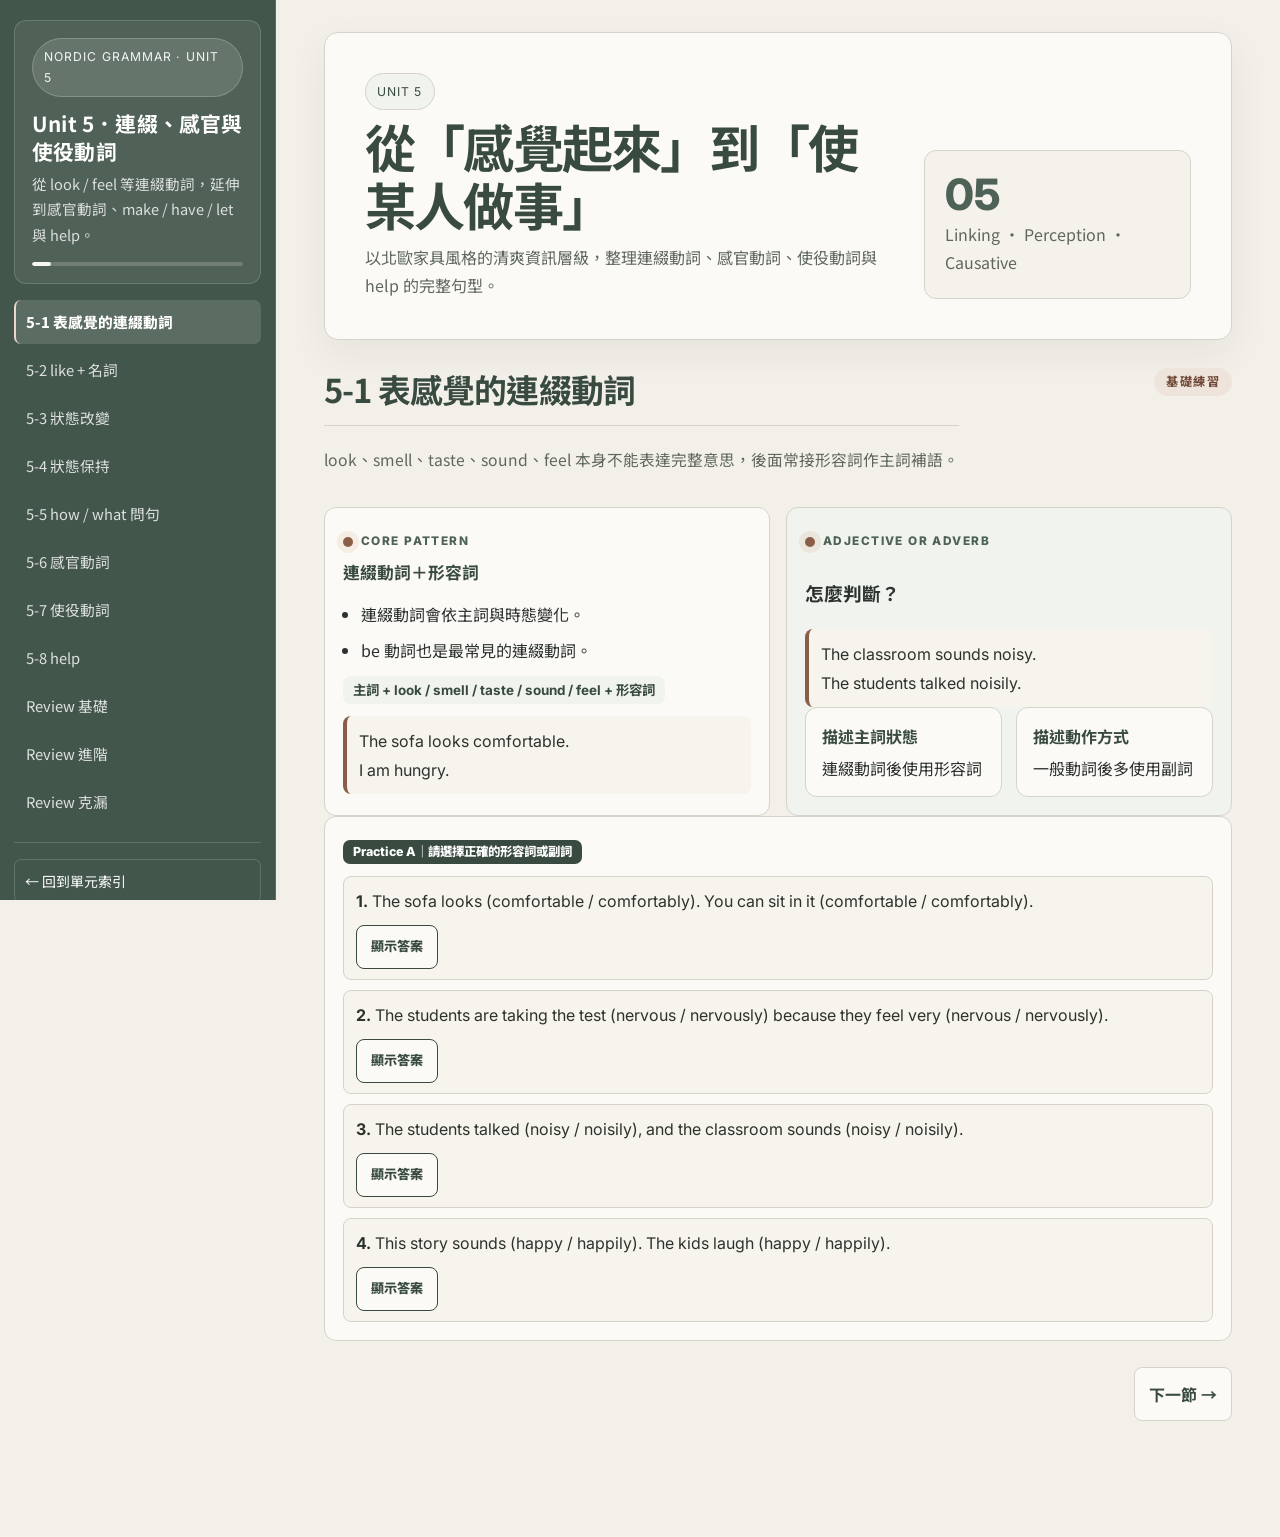
<file: B4Unit5.html>
<!DOCTYPE html>
<html lang="zh-TW">
<head>
  <meta charset="UTF-8">
  <meta name="viewport" content="width=device-width, initial-scale=1.0">
  <title>國中英語文法通 4 - Unit 5 連綴、感官與使役動詞互動教學</title>
  <link rel="preconnect" href="https://fonts.googleapis.com">
  <link rel="preconnect" href="https://fonts.gstatic.com" crossorigin>
  <link href="https://fonts.googleapis.com/css2?family=Inter:wght@400;500;600;700;800&family=Noto+Sans+TC:wght@400;500;700;900&display=swap" rel="stylesheet">
  <script defer src="https://cdnjs.cloudflare.com/ajax/libs/gsap/3.12.5/gsap.min.js"></script>
  <style>
    :root {
      --primary-color: #8b7448;
      --primary-light: #e8dfc9;
      --primary-soft: #f6f1e6;
      --primary-dark: #5d4d31;
      --primary-ink: #413720;
      --secondary-color: #f7f5ef;
      --page-bg: #f1efe8;
      --text-color: #393932;
      --muted-text: #747267;
      --accent-color:#b0835f;
      --accent-soft:#f4ece2;
      --success-color: #5f826e;
      --success-soft: #edf4ef;
      --error-color: #b66b65;
      --error-soft: #f8eeee;
      --warning-color: #b58a52;
      --surface: rgba(255,255,255,0.82);
      --surface-solid: #ffffff;
      --hairline: rgba(51,79,80,0.12);
      --hairline-strong: rgba(51,79,80,0.22);
      --border-radius: 22px;
      --shadow-soft: 0 10px 28px rgba(51,79,80,0.08);
      --shadow-lift: 0 24px 64px rgba(51,79,80,0.14);
      --shadow-card: 0 8px 22px rgba(51,79,80,0.07);
      --focus-ring: 0 0 0 4px rgba(197,139,98,0.24);
      --sidebar-width: 292px;
      --font-zh: "Noto Sans TC", "Microsoft JhengHei", "Heiti TC", sans-serif;
      --font-en: "Inter", "Noto Sans TC", sans-serif;
    }

    * { box-sizing: border-box; }
    html { scroll-behavior: smooth; }
    body {
      font-family: var(--font-zh);
      margin: 0;
      min-height: 100vh;
      background:
        radial-gradient(circle at 12% 6%, rgba(82,122,122,0.15), transparent 31%),
        radial-gradient(circle at 86% 12%, rgba(197,139,98,0.11), transparent 27%),
        radial-gradient(circle at 50% 100%, rgba(201,241,244,0.58), transparent 38%),
        linear-gradient(135deg, #f8fffe 0%, #f2faf8 48%, #fffafb 100%);
      color: var(--text-color);
      line-height: 1.75;
      -webkit-font-smoothing: antialiased;
      text-rendering: optimizeLegibility;
    }
    body::before {
      content: '';
      position: fixed;
      inset: 0;
      pointer-events: none;
      background-image:
        linear-gradient(rgba(51,79,80,0.035) 1px, transparent 1px),
        linear-gradient(90deg, rgba(51,79,80,0.035) 1px, transparent 1px);
      background-size: 34px 34px;
      mask-image: linear-gradient(to bottom, rgba(0,0,0,0.62), transparent 78%);
      z-index: -2;
    }
    body::after {
      content: '';
      position: fixed;
      width: 360px;
      height: 360px;
      right: -150px;
      bottom: -160px;
      border-radius: 50%;
      background: radial-gradient(circle, rgba(82,122,122,0.13), transparent 68%);
      pointer-events: none;
      z-index: -1;
    }
    @media (prefers-reduced-motion: reduce) {
      * { animation-duration: 0.001s !important; transition-duration: 0.001s !important; scroll-behavior: auto !important; }
    }
    :focus-visible { outline: none; box-shadow: var(--focus-ring); }
    ::selection { background: rgba(197,139,98,0.28); }

    .reading-progress { position: fixed; top: 0; left: 0; width: 0%; height: 4px; z-index: 2000; background: linear-gradient(90deg, var(--primary-color), var(--accent-color)); box-shadow: 0 0 18px rgba(82,122,122,0.32); transition: width 0.12s linear; }
    .app-shell { display: flex; min-height: 100vh; }
    .topbar {
      display: none; position: sticky; top: 0; z-index: 1100;
      background: rgba(51,79,80,0.86); backdrop-filter: blur(18px); -webkit-backdrop-filter: blur(18px);
      color: #fff; padding: 12px 16px; align-items: center; justify-content: space-between; border-bottom: 1px solid rgba(255,255,255,0.15); box-shadow: 0 12px 28px rgba(51,79,80,0.18);
    }
    .topbar .title { font-weight: 900; letter-spacing: 0.03em; }
    .hamburger {
      background: rgba(255,255,255,0.14); border: 1px solid rgba(255,255,255,0.24); color: #fff; width: 42px; height: 42px; border-radius: 14px; font-size: 1.2rem; cursor: pointer; display: flex; align-items: center; justify-content: center; transition: background 0.2s, transform 0.15s, border-color 0.2s;
    }
    .hamburger:active { transform: scale(0.94); }
    .hamburger:hover { background: rgba(255,255,255,0.24); border-color: rgba(255,255,255,0.38); }
    .sidebar {
      width: var(--sidebar-width); background: linear-gradient(180deg, rgba(51,79,80,0.97), rgba(82,122,122,0.92)), radial-gradient(circle at 0 0, rgba(255,255,255,0.24), transparent 35%);
      color: white; padding: 22px 16px 26px; position: fixed; height: 100%; overflow-y: auto; overscroll-behavior: contain; transition: transform 0.45s cubic-bezier(0.22, 1, 0.36, 1); z-index: 1000; box-shadow: 12px 0 34px rgba(51,79,80,0.20);
    }
    .sidebar::-webkit-scrollbar { width: 8px; }
    .sidebar::-webkit-scrollbar-thumb { background: rgba(255,255,255,0.36); border-radius: 999px; }
    .brand-card { position: relative; overflow: hidden; background: linear-gradient(145deg, rgba(255,255,255,0.18), rgba(255,255,255,0.08)); border: 1px solid rgba(255,255,255,0.22); border-radius: 24px; padding: 18px; margin-bottom: 18px; backdrop-filter: blur(14px); -webkit-backdrop-filter: blur(14px); box-shadow: inset 0 1px 0 rgba(255,255,255,0.20), 0 16px 34px rgba(0,0,0,0.08); }
    .brand-card::after { content: ''; position: absolute; width: 150px; height: 150px; right: -64px; top: -64px; background: radial-gradient(circle, rgba(255,255,255,0.22), transparent 64%); pointer-events: none; }
    .unit-pill { display: inline-flex; align-items: center; gap: 8px; font-family: var(--font-en); font-size: 0.76rem; letter-spacing: 0.09em; text-transform: uppercase; color: rgba(255,255,255,0.92); background: rgba(255,255,255,0.13); border: 1px solid rgba(255,255,255,0.20); border-radius: 999px; padding: 7px 11px; }
    .brand-card h2 { margin: 12px 0 6px; font-size: 1.46rem; line-height: 1.35; letter-spacing: 0.01em; }
    .brand-card p { margin: 0; font-size: 0.91rem; color: rgba(255,255,255,0.80); }
    .progress-mini { margin-top: 15px; height: 7px; background: rgba(255,255,255,0.18); border-radius: 999px; overflow: hidden; }
    .progress-mini span { display: block; height: 100%; width: 8%; background: linear-gradient(90deg, #ffffff, #e7ded0); border-radius: 999px; transition: width 0.45s ease; }
    .nav-links { list-style: none; padding: 0; margin: 0; }
    .nav-links li { margin-bottom: 7px; }
    .nav-links a { color: rgba(255,255,255,0.82); text-decoration: none; display: block; padding: 10px 12px; border-radius: 15px; transition: background-color 0.22s ease, color 0.22s ease, transform 0.22s ease, padding-left 0.22s ease; font-size: 0.92rem; line-height: 1.45; position: relative; overflow: hidden; }
    .nav-links a:hover, .nav-links a.active { background: rgba(255,255,255,0.17); color: #fff; font-weight: 800; padding-left: 18px; transform: translateX(2px); }
    .sidebar-footer { margin-top: 20px; padding-top: 18px; border-top: 1px solid rgba(255,255,255,0.16); display: grid; gap: 10px; }
    .sidebar-footer a { color: #fff; text-decoration: none; font-size: 0.88rem; padding: 10px 12px; border-radius: 14px; background: rgba(255,255,255,0.10); }
    .sidebar-footer a:hover { background: rgba(255,255,255,0.18); }
    .main-content { margin-left: var(--sidebar-width); flex: 1; padding: 32px 38px 90px; }
    .hero-section {
      position: relative; overflow: hidden; background: linear-gradient(135deg, rgba(255,255,255,0.80), rgba(255,255,255,0.56)); border: 1px solid rgba(255,255,255,0.68); border-radius: 30px; padding: 34px clamp(22px, 5vw, 42px); box-shadow: var(--shadow-lift); margin-bottom: 26px;
    }
    .hero-section::before { content: ''; position: absolute; inset: 0; background: linear-gradient(120deg, rgba(255,255,255,0), rgba(255,255,255,0.28)); pointer-events: none; }
    .hero-grid { display: grid; grid-template-columns: minmax(0, 1.6fr) minmax(220px, 0.8fr); gap: 26px; align-items: end; }
    .hero-section h1 { margin: 8px 0 10px; font-size: clamp(2rem, 4vw, 3rem); line-height: 1.12; color: var(--primary-dark); }
    .hero-section p { margin: 0; color: var(--muted-text); font-size: 1rem; }
    .hero-badge { justify-self: end; background: linear-gradient(145deg, rgba(255,255,255,0.96), rgba(255,255,255,0.75)); border: 1px solid rgba(255,255,255,0.75); border-radius: 28px; padding: 22px 20px; min-width: 210px; box-shadow: var(--shadow-soft); }
    .hero-badge strong { display: block; font: 800 2.7rem/1 var(--font-en); color: var(--primary-color); }
    .hero-badge span { display: block; margin-top: 4px; color: var(--muted-text); }
    .section { display: none; margin-top: 16px; }
    .section.active { display: block; }
    .section-head { display: flex; align-items: flex-start; justify-content: space-between; gap: 12px; margin-bottom: 16px; }
    .section-title { margin: 0; font-size: clamp(1.55rem, 3vw, 2rem); line-height: 1.2; color: var(--primary-dark); }
    .level-label { color: var(--accent-color); font: 700 0.76rem/1 var(--font-en); letter-spacing: 0.12em; text-transform: uppercase; background: var(--accent-soft); border-radius: 999px; padding: 8px 12px; }
    .lede { margin: 0 0 18px; color: var(--muted-text); font-size: 0.98rem; }
    .grid-2 { display: grid; grid-template-columns: repeat(2, minmax(0, 1fr)); gap: 16px; }
    .grammar-box, .practice-container, .review-card, .tip-box {
      background: var(--surface); border: 1px solid rgba(255,255,255,0.65); border-radius: 22px; box-shadow: var(--shadow-card); padding: 18px 18px 18px;
      backdrop-filter: blur(10px); -webkit-backdrop-filter: blur(10px);
    }
    .grammar-box h3, .practice-container h3, .review-card h3 { margin: 0 0 12px; font-size: 1.05rem; color: var(--primary-dark); }
    .tip-box { background: linear-gradient(140deg, var(--primary-soft), rgba(255,255,255,0.88)); }
    .eyebrow-label { display: inline-flex; align-items: center; gap: 8px; margin-bottom: 10px; font: 800 0.74rem/1 var(--font-en); letter-spacing: 0.12em; text-transform: uppercase; color: var(--primary-color); }
    .eyebrow-label::before { content: ''; width: 10px; height: 10px; border-radius: 50%; background: var(--accent-color); box-shadow: 0 0 0 6px rgba(197,139,98,0.13); }
    table.data-table { width: 100%; border-collapse: collapse; font-size: 0.95rem; overflow: hidden; border-radius: 16px; }
    .data-table th, .data-table td { border: 1px solid var(--hairline-strong); padding: 10px 12px; vertical-align: top; }
    .data-table th { background: var(--primary-light); color: var(--primary-dark); text-align: left; }
    .data-table td small { color: var(--muted-text); }
    .formula-list, .note-list, .example-list { margin: 0; padding-left: 1.1rem; }
    .formula-list li, .note-list li, .example-list li { margin-bottom: 8px; }
    .example { margin: 8px 0 0; padding: 10px 12px; background: rgba(255,255,255,0.66); border-left: 4px solid var(--accent-color); border-radius: 12px; }
    .practice-items { display: grid; gap: 10px; }
    .practice-item { padding: 10px 12px; background: rgba(255,255,255,0.65); border: 1px solid rgba(51,79,80,0.08); border-radius: 14px; }
    .practice-label { display: inline-flex; align-items: center; gap: 8px; padding: 6px 10px; border-radius: 999px; font: 800 0.78rem/1 var(--font-en); color: #fff; background: linear-gradient(90deg, var(--primary-color), var(--accent-color)); margin-bottom: 12px; }
    .answer-btn { margin-top: 10px; display: inline-flex; align-items: center; gap: 6px; background: rgba(255,255,255,0.9); color: var(--primary-dark); border: 1.6px solid var(--primary-color); padding: 6px 15px; border-radius: 999px; cursor: pointer; font: 800 0.82rem/1.2 var(--font-en); transition: background-color 0.2s ease, color 0.2s ease, box-shadow 0.2s ease, transform 0.1s ease; }
    .answer-btn:hover { background: var(--primary-color); color: #fff; box-shadow: 0 8px 16px rgba(0,0,0,0.14); transform: translateY(-1px); }
    .answer-btn:active { transform: scale(0.96); }
    .answer-btn:focus-visible { outline: none; box-shadow: 0 0 0 4px var(--accent-soft); }
    .answer-btn::before { content: ""; width: 7px; height: 7px; border-radius: 50%; background: var(--accent-color); }
    .answer-text { display: none; margin-top: 10px; color: var(--primary-dark); font-weight: 700; padding: 10px 14px; background: var(--accent-soft); border-radius: 12px; border-left: 4px solid var(--accent-color); line-height: 1.6; text-decoration: none; }
    .answer-inline { color: var(--primary-color); font-weight: 700; }
    .formula-pill { display: inline-block; padding: 6px 10px; border-radius: 999px; background: var(--primary-soft); color: var(--primary-dark); font: 700 0.84rem/1.2 var(--font-en); margin: 4px 6px 4px 0; }
    .review-card + .review-card { margin-top: 16px; }
    .score-block { margin-bottom: 12px; }
    .score-head { display: flex; justify-content: space-between; gap: 12px; margin-bottom: 8px; font-weight: 700; color: var(--primary-dark); }
    .score-track { height: 10px; background: rgba(51,79,80,0.08); border-radius: 999px; overflow: hidden; }
    .score-fill { height: 100%; width: 0%; background: linear-gradient(90deg, var(--primary-color), var(--accent-color)); transition: width 0.25s ease; }
    .score-done { margin-top: 6px; color: var(--muted-text); font-size: 0.9rem; }
    .quiz-item { margin-bottom: 14px; padding: 14px; background: rgba(255,255,255,0.66); border: 1px solid rgba(51,79,80,0.10); border-radius: 16px; }
    .quiz-question { font-weight: 700; color: var(--primary-dark); margin-bottom: 12px; }
    .quiz-options { display: grid; grid-template-columns: 1fr 1fr; gap: 10px; }
    .quiz-option { appearance: none; border: 1px solid var(--hairline-strong); background: #fff; border-radius: 12px; padding: 10px 12px; text-align: left; font: inherit; color: var(--text-color); cursor: pointer; transition: transform 0.15s ease, border-color 0.15s ease, background 0.15s ease; }
    .quiz-option:hover { transform: translateY(-2px); border-color: var(--primary-color); }
    .quiz-option.correct { background: var(--success-soft); border-color: var(--success-color); color: #22543c; }
    .quiz-option.wrong { background: var(--error-soft); border-color: var(--error-color); color: #8c2d34; }
    .cloze-article { margin-bottom: 18px; padding: 14px 16px; border-radius: 16px; background: rgba(255,255,255,0.7); border: 1px dashed var(--hairline-strong); color: var(--text-color); }
    .summary-grid { display: grid; grid-template-columns: repeat(2, minmax(0,1fr)); gap: 14px; }
    .summary-grid .mini { padding: 14px 16px; background: rgba(255,255,255,.62); border-radius: 16px; border: 1px solid rgba(51,79,80,0.08); }
    .mini strong { display: block; color: var(--primary-dark); margin-bottom: 4px; }
    .section-nav { display: flex; justify-content: space-between; gap: 12px; margin-top: 26px; }
    .section-nav a { text-decoration: none; padding: 12px 14px; border-radius: 14px; background: rgba(255,255,255,0.74); border: 1px solid rgba(51,79,80,0.10); color: var(--primary-dark); font-weight: 700; }
    .section-nav a:hover { background: #fff; }
    .overlay { display: none; position: fixed; inset: 0; background: rgba(17,26,26,0.42); z-index: 950; }
    .overlay.show { display: block; }
    .en, .practice-question, .quiz-question, .quiz-option, .answer-text, .formula-pill, .cloze-article { font-family: var(--font-en); }
    @media (max-width: 1040px) {
      .hero-grid, .grid-2, .summary-grid { grid-template-columns: 1fr; }
      .hero-badge { justify-self: start; }
    }
    @media (max-width: 920px) {
      .topbar { display: flex; }
      .sidebar { transform: translateX(-100%); }
      .sidebar.open { transform: translateX(0); }
      .main-content { margin-left: 0; padding: 24px 16px 84px; }
      .hero-section { margin-top: 14px; }
    }
    @media (max-width: 640px) {
      .quiz-options { grid-template-columns: 1fr; }
      .section-head { display: block; }
      .level-label { display: inline-block; margin-top: 10px; }
      .hero-section h1 { font-size: 1.85rem; }
      .hero-badge strong { font-size: 2.2rem; }
      .practice-item { padding: 10px; }
    }
</style>
<style id="series-theme">
:root{--primary-color:#a38a4e;--primary-light:#eee5cd;--primary-soft:#f8f4e8;--primary-dark:#63583a;--primary-ink:#433c29;--secondary-color:#f5f3ee;--page-bg:#f1efe8;--text-color:#393934;--muted-text:#737168;--accent-color:#b0835f;--accent-soft:#f4ece2;}
body{background:radial-gradient(circle at 12% 6%,rgba(163,138,78,.14),transparent 31%),radial-gradient(circle at 86% 12%,rgba(95,98,97,.09),transparent 27%),radial-gradient(circle at 50% 100%,rgba(238,229,205,.56),transparent 38%),linear-gradient(135deg,#f1efe8 0%,#f5f3ee 52%,#fbfaf7 100%) !important;}
body::after{background:radial-gradient(circle,rgba(163,138,78,.12),transparent 68%) !important;}
.sidebar{background:linear-gradient(180deg,rgba(99,88,58,.98),rgba(163,138,78,.94)),radial-gradient(circle at 0 0,rgba(255,255,255,.16),transparent 36%) !important;}

.skip-link{position:fixed;left:16px;top:12px;z-index:3000;transform:translateY(-160%);background:var(--primary-dark);color:#fff;padding:9px 14px;border-radius:10px;text-decoration:none;transition:transform .2s ease;}
.skip-link:focus{transform:translateY(0);}
.answer-btn{padding:8px 16px;}
@media (max-width:640px){.answer-btn{padding:11px 18px;font-size:0.9rem;}}
</style><link rel="stylesheet" href="nordic.css"></head>
<body><a href="#mainContent" class="skip-link">跳至主內容</a>
  <div class="reading-progress" id="readingProgress"></div>
  <div class="topbar"><button type="button" class="hamburger" id="hamburger" aria-label="開啟選單">☰</button><div class="title">B4 Unit 5｜連綴與使役動詞</div></div>
  <div class="overlay" id="overlay"></div>
  <div class="app-shell">
    <aside class="sidebar" id="sidebar">
      <div class="brand-card">
        <div class="unit-pill">Nordic Grammar · Unit 5</div>
        <h2>Unit 5．連綴、感官與使役動詞</h2>
        <p>從 look / feel 等連綴動詞，延伸到感官動詞、make / have / let 與 help。</p>
        <div class="progress-mini"><span id="sidebarProgress"></span></div>
      </div>
      <ul class="nav-links" id="navLinks"><li><a href="#" data-section="u5-1" class="active">5-1 表感覺的連綴動詞</a></li><li><a href="#" data-section="u5-2" class="">5-2 like + 名詞</a></li><li><a href="#" data-section="u5-3" class="">5-3 狀態改變</a></li><li><a href="#" data-section="u5-4" class="">5-4 狀態保持</a></li><li><a href="#" data-section="u5-5" class="">5-5 how / what 問句</a></li><li><a href="#" data-section="u5-6" class="">5-6 感官動詞</a></li><li><a href="#" data-section="u5-7" class="">5-7 使役動詞</a></li><li><a href="#" data-section="u5-8" class="">5-8 help</a></li><li><a href="#" data-section="review-basic" class="">Review 基礎</a></li><li><a href="#" data-section="review-adv" class="">Review 進階</a></li><li><a href="#" data-section="review-cloze" class="">Review 克漏</a></li></ul>
      <div class="sidebar-footer">
        <a href="index.html">← 回到 Index</a>
        <a href="B4Unit4.html">← Unit 4</a><a href="B4Unit6.html">Unit 6 →</a>
      </div>
    </aside>
    <main class="main-content" id="mainContent">
      <header class="hero-section">
        <div class="hero-grid">
          <div>
            <div class="unit-pill" style="color: var(--primary-color); background: var(--primary-soft); border-color: transparent;">Unit 5</div>
            <h1>從「感覺起來」到「使某人做事」</h1>
            <p>以北歐家具風格的清爽資訊層級，整理連綴動詞、感官動詞、使役動詞與 help 的完整句型。</p>
          </div>
          <div class="hero-badge"><strong>05</strong><span>Linking · Perception · Causative</span></div>
        </div>
      </header>
      <section id="u5-1" class="section active"><div class="section-head"><div><h2 class="section-title">5-1 表感覺的連綴動詞</h2><p class="lede">look、smell、taste、sound、feel 本身不能表達完整意思，後面常接形容詞作主詞補語。</p></div><div class="level-label">基礎練習</div></div><div class="grid-2"><div class="grammar-box"><div class="eyebrow-label">Core Pattern</div><h3>連綴動詞＋形容詞</h3><ul class="note-list"><li>連綴動詞會依主詞與時態變化。</li><li>be 動詞也是最常見的連綴動詞。</li></ul><span class="formula-pill">主詞 + look / smell / taste / sound / feel + 形容詞</span><div class="example"><span class="en">The sofa looks comfortable.</span><br><span class="en">I am hungry.</span></div></div><div class="tip-box"><div class="eyebrow-label">Adjective or Adverb</div><h3>怎麼判斷？</h3><div class="example"><span class="en">The classroom sounds noisy.</span><br><span class="en">The students talked noisily.</span></div><div class="summary-grid"><div class="mini"><strong>描述主詞狀態</strong><div>連綴動詞後使用形容詞</div></div><div class="mini"><strong>描述動作方式</strong><div>一般動詞後多使用副詞</div></div></div></div></div><div class="practice-container"><div class="practice-label">Practice A｜請選擇正確的形容詞或副詞</div><div class="practice-items"><div class="practice-item"><div class="practice-question"><strong>1.</strong> The sofa looks (comfortable / comfortably). You can sit in it (comfortable / comfortably).</div><div class="answer-text">comfortable / comfortably</div></div><div class="practice-item"><div class="practice-question"><strong>2.</strong> The students are taking the test (nervous / nervously) because they feel very (nervous / nervously).</div><div class="answer-text">nervously / nervous</div></div><div class="practice-item"><div class="practice-question"><strong>3.</strong> The students talked (noisy / noisily), and the classroom sounds (noisy / noisily).</div><div class="answer-text">noisily / noisy</div></div><div class="practice-item"><div class="practice-question"><strong>4.</strong> This story sounds (happy / happily). The kids laugh (happy / happily).</div><div class="answer-text">happy / happily</div></div></div></div><div class="section-nav"><span></span><a href="#" data-section="u5-2">下一節 →</a></div></section><section id="u5-2" class="section"><div class="section-head"><div><h2 class="section-title">5-2 連綴動詞 + like + 名詞</h2><p class="lede">表感覺的連綴動詞後接 like + 名詞，可表達「看／聽／聞／嚐／摸起來像……」。</p></div><div class="level-label">基礎練習</div></div><div class="grammar-box"><div class="eyebrow-label">Pattern</div><h3>基本句型</h3><span class="formula-pill">主詞 + look / smell / taste / sound / feel + like + 名詞</span><div class="example"><span class="en">That movie sounds like an interesting one.</span><br><span class="en">Your sister looks like a foreigner.</span></div></div><div class="practice-container"><div class="practice-label">Practice B｜請重組下列句子</div><div class="practice-items"><div class="practice-item"><div class="practice-question"><strong>1.</strong> chicken. / The frog / tastes / like</div><div class="answer-text">The frog tastes like chicken.</div></div><div class="practice-item"><div class="practice-question"><strong>2.</strong> dead / Your socks / fish. / smell / like</div><div class="answer-text">Your socks smell like dead fish.</div></div><div class="practice-item"><div class="practice-question"><strong>3.</strong> My feet / rocks. / like / feel</div><div class="answer-text">My feet feel like rocks.</div></div><div class="practice-item"><div class="practice-question"><strong>4.</strong> looked / a / The student / scary cat. / like</div><div class="answer-text">The student looked like a scary cat.</div></div><div class="practice-item"><div class="practice-question"><strong>5.</strong> cotton candy. / The pillow / like / feels</div><div class="answer-text">The pillow feels like cotton candy.</div></div></div></div><div class="section-nav"><a href="#" data-section="u5-1">← 上一節</a><a href="#" data-section="u5-3">下一節 →</a></div></section><section id="u5-3" class="section"><div class="section-head"><div><h2 class="section-title">5-3 表示狀態改變的連綴動詞</h2><p class="lede">get、become、go、grow、turn 可表示狀態改變，並可搭配進行式表達正在改變的過程。</p></div><div class="level-label">基礎練習</div></div><div class="grid-2"><div class="grammar-box"><div class="eyebrow-label">Change</div><h3>狀態改變句型</h3><ul class="note-list"><li>後面可接形容詞原級或比較級。</li><li>也可用「比較級 + and + 比較級」表示變得越來越……。</li><li>become 表「成為」時，後面也可接名詞。</li></ul><div class="example"><span class="en">The leaves are becoming yellow.</span><br><span class="en">I am getting hungrier and hungrier.</span><br><span class="en">Paul became a baseball player.</span></div></div><div class="tip-box"><div class="eyebrow-label">Remember</div><h3>連綴動詞後仍接形容詞</h3><p>不要因為動詞在前面，就一律使用副詞；要先判斷是在補充主詞狀態，還是修飾動作。</p><div class="summary-grid"><div class="mini"><strong>狀態</strong><div>He got angry.</div></div><div class="mini"><strong>動作方式</strong><div>He looked at them angrily.</div></div></div></div></div><div class="practice-container"><div class="practice-label">Practice C｜請圈選正確的形容詞或副詞</div><div class="practice-items"><div class="practice-item"><div class="practice-question"><strong>1.</strong> Computers are becoming more and more (important / importantly).</div><div class="answer-text">important</div></div><div class="practice-item"><div class="practice-question"><strong>2.</strong> My grandfather gets (tired / tiredly) easily.</div><div class="answer-text">tired</div></div><div class="practice-item"><div class="practice-question"><strong>3.</strong> Life is getting more and more (comfortable / comfortably) for them.</div><div class="answer-text">comfortable</div></div><div class="practice-item"><div class="practice-question"><strong>4.</strong> My grandmother has become very (weak / weakly), and she walks (weak / weakly).</div><div class="answer-text">weak / weakly</div></div><div class="practice-item"><div class="practice-question"><strong>5.</strong> He got (angry / angrily), and he looked at them (angry / angrily).</div><div class="answer-text">angry / angrily</div></div></div></div><div class="section-nav"><a href="#" data-section="u5-2">← 上一節</a><a href="#" data-section="u5-4">下一節 →</a></div></section><section id="u5-4" class="section"><div class="section-head"><div><h2 class="section-title">5-4 表示狀態保持的連綴動詞</h2><p class="lede">keep、stay 可表達狀態持續，後面接形容詞作補語。</p></div><div class="level-label">基礎練習</div></div><div class="grammar-box"><div class="eyebrow-label">Keep a State</div><h3>keep / stay + 形容詞</h3><span class="formula-pill">主詞 + keep / stay + 形容詞</span><div class="example"><span class="en">Peggy likes to keep busy.</span><br><span class="en">Try to stay calm when an earthquake happens.</span></div></div><div class="practice-container"><div class="practice-label">Practice D｜請依提示翻譯</div><div class="practice-items"><div class="practice-item"><div class="practice-question"><strong>1.</strong> 我妹妹一直高興了好幾天。(stay)</div><div class="answer-text">My sister stayed happy for many days.</div></div><div class="practice-item"><div class="practice-question"><strong>2.</strong> 我爺爺需要保持健康。(stay)</div><div class="answer-text">My grandfather needs to stay healthy.</div></div><div class="practice-item"><div class="practice-question"><strong>3.</strong> 喝熱湯能讓你保持溫暖。(keep)</div><div class="answer-text">Eating hot soup can keep you warm.</div></div><div class="practice-item"><div class="practice-question"><strong>4.</strong> 請不要一直對我生氣；對你的健康不好。(stay)</div><div class="answer-text">Please don’t stay angry at me. It’s not good for your health.</div></div><div class="practice-item"><div class="practice-question"><strong>5.</strong> 大家，保持安靜。(以 keep 開頭)</div><div class="answer-text">Keep quiet, everybody.</div></div></div></div><div class="section-nav"><a href="#" data-section="u5-3">← 上一節</a><a href="#" data-section="u5-5">下一節 →</a></div></section><section id="u5-5" class="section"><div class="section-head"><div><h2 class="section-title">5-5 連綴動詞的 how / what 問句</h2><p class="lede">how 問狀態如何；what...like 問看、聽、嚐、摸或聞起來像什麼。</p></div><div class="level-label">基礎練習</div></div><div class="grid-2"><div class="grammar-box"><div class="eyebrow-label">How</div><h3>問「感覺如何」</h3><span class="formula-pill">How + do / does / did + 主詞 + 連綴動詞原形 ...?</span><div class="example"><span class="en">How do you feel?</span> → <span class="en">I feel happy.</span></div></div><div class="grammar-box"><div class="eyebrow-label">What...like</div><h3>問「像什麼」</h3><span class="formula-pill">What + do / does / did + 主詞 + 連綴動詞原形 + like?</span><div class="example"><span class="en">What does it look like?</span> → <span class="en">It looks like a cat.</span></div></div></div><div class="practice-container"><div class="practice-label">Practice E｜請依提示造原問句</div><div class="practice-items"><div class="practice-item"><div class="practice-question"><strong>1.</strong> The little lion looks like a cat.</div><div class="answer-text">What does the little lion look like?</div></div><div class="practice-item"><div class="practice-question"><strong>2.</strong> Patty looks busy.</div><div class="answer-text">How does Patty look?</div></div><div class="practice-item"><div class="practice-question"><strong>3.</strong> The coffee tasted like water.</div><div class="answer-text">What did the coffee taste like?</div></div><div class="practice-item"><div class="practice-question"><strong>4.</strong> The fish tastes like chicken.</div><div class="answer-text">What does the fish taste like?</div></div><div class="practice-item"><div class="practice-question"><strong>5.</strong> The cake smells strange.</div><div class="answer-text">How does the cake smell?</div></div></div></div><div class="practice-container"><div class="practice-label">Practice F｜請填入 what 或 how</div><div class="practice-items"><div class="practice-item"><div class="practice-question"><strong>1.</strong> ___ do the boots feel? They feel comfortable.</div><div class="answer-text">How</div></div><div class="practice-item"><div class="practice-question"><strong>2.</strong> ___ did the spaghetti taste? It tasted delicious.</div><div class="answer-text">How</div></div><div class="practice-item"><div class="practice-question"><strong>3.</strong> ___ did the fish taste like? It tasted like pork.</div><div class="answer-text">What</div></div><div class="practice-item"><div class="practice-question"><strong>4.</strong> ___ does my right hand feel like? It feels like ice.</div><div class="answer-text">What</div></div><div class="practice-item"><div class="practice-question"><strong>5.</strong> ___ did the title of the story sound? It sounded sad.</div><div class="answer-text">How</div></div></div></div><div class="section-nav"><a href="#" data-section="u5-4">← 上一節</a><a href="#" data-section="u5-6">下一節 →</a></div></section><section id="u5-6" class="section"><div class="section-head"><div><h2 class="section-title">5-6 感官動詞</h2><p class="lede">see、watch、look at、hear、listen to、feel、smell 後可接原形動詞或 V-ing，語意焦點不同。</p></div><div class="level-label">進階練習</div></div><div class="grid-2"><div class="grammar-box"><div class="eyebrow-label">Perception</div><h3>受詞 + 原形動詞 / V-ing</h3><span class="formula-pill">感官動詞 + 受詞 + 原形動詞</span><span class="formula-pill">感官動詞 + 受詞 + V-ing</span><div class="example"><span class="en">Jack saw him play / playing basketball.</span></div></div><div class="tip-box"><div class="eyebrow-label">Common Verbs</div><h3>常見感官動詞</h3><div class="summary-grid"><div class="mini"><strong>視覺</strong><div>see / watch / look at</div></div><div class="mini"><strong>聽覺</strong><div>hear / listen to</div></div><div class="mini"><strong>知覺與嗅覺</strong><div>feel / smell</div></div></div></div></div><div class="practice-container"><div class="practice-label">Practice G｜請依提示改寫句子</div><div class="practice-items"><div class="practice-item"><div class="practice-question"><strong>1.</strong> The bus is moving.（加入 No one feels...）</div><div class="answer-text">No one feels the bus moving.</div></div><div class="practice-item"><div class="practice-question"><strong>2.</strong> A cat is running after a rat.（加入 Do you see...）</div><div class="answer-text">Do you see a cat running after a rat?</div></div><div class="practice-item"><div class="practice-question"><strong>3.</strong> The girl is playing the piano in the music room.（加入 I see...）</div><div class="answer-text">I see the girl playing the piano in the music room.</div></div><div class="practice-item"><div class="practice-question"><strong>4.</strong> The boys played baseball in the park.（加入 I saw...）</div><div class="answer-text">I saw the boys play baseball in the park.</div></div><div class="practice-item"><div class="practice-question"><strong>5.</strong> The desks are shaking.（加入 Do you feel...）</div><div class="answer-text">Do you feel the desks shaking?</div></div></div></div><div class="section-nav"><a href="#" data-section="u5-5">← 上一節</a><a href="#" data-section="u5-7">下一節 →</a></div></section><section id="u5-7" class="section"><div class="section-head"><div><h2 class="section-title">5-7 使役動詞</h2><p class="lede">make、have、let 表示要求、使某人做事或允許某人做事，後接原形動詞。</p></div><div class="level-label">進階練習</div></div><div class="grid-2"><div class="grammar-box"><div class="eyebrow-label">Causative</div><h3>make / have / let</h3><ul class="note-list"><li>make 與 have 都可表命令或使某人做事，make 強制性較高。</li><li>let 表示允許。</li><li>否定句是在使役動詞前加助動詞與 not。</li></ul><span class="formula-pill">主詞 + make / have / let + 受詞 + 原形動詞</span><div class="example"><span class="en">Jack made him play basketball.</span><br><span class="en">Jack won’t make him play basketball.</span></div></div><div class="tip-box"><div class="eyebrow-label">No to</div><h3>使役動詞後不加 to</h3><p>make / have / let 後面的動詞使用原形，不使用 to + V。</p></div></div><div class="practice-container"><div class="practice-label">Practice H｜請依提示改寫</div><div class="practice-items"><div class="practice-item"><div class="practice-question"><strong>1.</strong> Mom had Nancy do her homework.（改為 Did 開頭）</div><div class="answer-text">Did Mom have Nancy do her homework?</div></div><div class="practice-item"><div class="practice-question"><strong>2.</strong> I make him clean the living room.（加入 won’t）</div><div class="answer-text">I won’t make him clean the living room.</div></div><div class="practice-item"><div class="practice-question"><strong>3.</strong> My dad had me go to the concert.（加入 didn’t）</div><div class="answer-text">My dad didn’t have me go to the concert.</div></div><div class="practice-item"><div class="practice-question"><strong>4.</strong> He’ll make us happy.（加入 feel）</div><div class="answer-text">He’ll make us feel happy.</div></div><div class="practice-item"><div class="practice-question"><strong>5.</strong> Sharon makes her brother angry.（加入 always）</div><div class="answer-text">Sharon always makes her brother angry.</div></div></div></div><div class="practice-container"><div class="practice-label">Practice I｜請填入適當的動詞</div><div class="practice-items"><div class="practice-item"><div class="practice-question"><strong>1.</strong> Andrew always ___ (make) me ___ (laugh).</div><div class="answer-text">makes / laugh</div></div><div class="practice-item"><div class="practice-question"><strong>2.</strong> My father ___ (let) me ___ (ride) a bicycle in the yard yesterday.</div><div class="answer-text">let / ride</div></div><div class="practice-item"><div class="practice-question"><strong>3.</strong> Mike won’t ___ (let) his brother ___ (walk) to school alone every day.</div><div class="answer-text">let / walk</div></div><div class="practice-item"><div class="practice-question"><strong>4.</strong> Mom ___ (have) me ___ (wash) the dishes last night.</div><div class="answer-text">had / wash</div></div><div class="practice-item"><div class="practice-question"><strong>5.</strong> The teacher didn’t ___ (have) her students ___ (write) down the information.</div><div class="answer-text">have / write</div></div></div></div><div class="section-nav"><a href="#" data-section="u5-6">← 上一節</a><a href="#" data-section="u5-8">下一節 →</a></div></section><section id="u5-8" class="section"><div class="section-head"><div><h2 class="section-title">5-8 動詞 help</h2><p class="lede">help 後可接原形動詞或 to + 原形動詞；ask、tell 則接 to + V，否定時用 not to + V。</p></div><div class="level-label">進階練習</div></div><div class="grid-2"><div class="grammar-box"><div class="eyebrow-label">Help</div><h3>help + 受詞 + (to) V</h3><span class="formula-pill">help + 受詞 + 原形動詞</span><span class="formula-pill">help + 受詞 + to + 原形動詞</span><div class="example"><span class="en">He helped me (to) fix the lamp.</span><br><span class="en">He didn’t help me (to) fix the lamp.</span></div></div><div class="grammar-box"><div class="eyebrow-label">Ask / Tell</div><h3>ask / tell + 受詞 + to V</h3><span class="formula-pill">ask / tell + 受詞 + to + 原形動詞</span><span class="formula-pill">ask / tell + 受詞 + not to + 原形動詞</span><div class="example"><span class="en">Please tell him to stay here.</span><br><span class="en">My parents always ask me not to watch TV.</span></div></div></div><div class="practice-container"><div class="practice-label">Practice J｜請填入適當的單字（每字限用一次）</div><div class="practice-items"><div class="practice-item"><div class="practice-question"><strong>1.</strong> She didn’t help me ___ the dishes.</div><div class="answer-text">do</div></div><div class="practice-item"><div class="practice-question"><strong>2.</strong> Can you ___ me ___ the car?</div><div class="answer-text">help / fix</div></div><div class="practice-item"><div class="practice-question"><strong>3.</strong> She ___ me to make a cake last week.</div><div class="answer-text">helped</div></div><div class="practice-item"><div class="practice-question"><strong>4.</strong> Patty helped me ___ a card yesterday.</div><div class="answer-text">make</div></div><div class="practice-item"><div class="practice-question"><strong>5.</strong> My sister doesn’t help Mom ___ some food.</div><div class="answer-text">to buy</div></div></div></div><div class="practice-container"><div class="practice-label">Practice K｜請圈選正確的字</div><div class="practice-items"><div class="practice-item"><div class="practice-question"><strong>1.</strong> Please ask Patty (to clean / clean / cleaning) the dining room.</div><div class="answer-text">to clean</div></div><div class="practice-item"><div class="practice-question"><strong>2.</strong> Mark told me not (to say / say / saying) so.</div><div class="answer-text">to say</div></div><div class="practice-item"><div class="practice-question"><strong>3.</strong> Please help me (to do / doing) the laundry.</div><div class="answer-text">to do</div></div><div class="practice-item"><div class="practice-question"><strong>4.</strong> My mother asked me (not play / not to play / playing) too many video games.</div><div class="answer-text">not to play</div></div><div class="practice-item"><div class="practice-question"><strong>5.</strong> I can’t help you (writing / write) the answers.</div><div class="answer-text">write</div></div></div></div><div class="section-nav"><a href="#" data-section="u5-7">← 上一節</a><a href="#" data-section="review-basic">下一節 →</a></div></section><section id="review-basic" class="section"><div class="section-head"><div><h2 class="section-title">Review｜單題選擇（基礎）</h2><p class="lede">依照課本 review 內容整理成互動題組。每題點選後立即顯示正誤。</p></div><div class="level-label">Review</div></div><div class="review-card"><div class="score-block"><div class="score-head"><span>作答進度</span><span><b id="quiz-basic-correct">0</b> / <span id="quiz-basic-total">0</span> 答對</span></div><div class="score-track"><div class="score-fill" id="quiz-basic-fill"></div></div><div class="score-done" id="quiz-basic-done"></div></div><div id="quiz-basic"></div></div><div class="section-nav"><a href="#" data-section="u5-8">← 上一節</a><a href="#" data-section="review-adv">下一節 →</a></div></section><section id="review-adv" class="section"><div class="section-head"><div><h2 class="section-title">Review｜單題選擇（進階）</h2><p class="lede">進階題與延伸句型。</p></div><div class="level-label">Review</div></div><div class="review-card"><div class="score-block"><div class="score-head"><span>作答進度</span><span><b id="quiz-adv-correct">0</b> / <span id="quiz-adv-total">0</span> 答對</span></div><div class="score-track"><div class="score-fill" id="quiz-adv-fill"></div></div><div class="score-done" id="quiz-adv-done"></div></div><div id="quiz-adv"></div></div><div class="section-nav"><a href="#" data-section="review-basic">← 上一節</a><a href="#" data-section="review-cloze">下一節 →</a></div></section><section id="review-cloze" class="section"><div class="section-head"><div><h2 class="section-title">Review｜克漏字選擇</h2><p class="lede">先閱讀短文，再完成每一題選項。</p></div><div class="level-label">Review</div></div><div class="review-card"><div class="cloze-article" id="cloze-article"></div><div class="score-block"><div class="score-head"><span>作答進度</span><span><b id="quiz-cloze-correct">0</b> / <span id="quiz-cloze-total">0</span> 答對</span></div><div class="score-track"><div class="score-fill" id="quiz-cloze-fill"></div></div><div class="score-done" id="quiz-cloze-done"></div></div><div id="quiz-cloze"></div></div><div class="section-nav"><a href="#" data-section="review-adv">← 上一節</a><a href="index.html">回到索引 ↗</a></div></section>
    </main>
  </div>
<script>
const unitData = {"basicQuestions": [{"q": "The students looked ____ a scary cat.", "opts": ["(A) likes", "(B) liked", "(C) like", "(D) liking"], "ans": 2}, {"q": "____ does the little lion look like?", "opts": ["(A) Where", "(B) How", "(C) When", "(D) What"], "ans": 3}, {"q": "The kids looked ____.", "opts": ["(A) happily", "(B) happy", "(C) the happier", "(D) happiest"], "ans": 1}, {"q": "The fish tastes ____.", "opts": ["(A) like a rock", "(B) a rock", "(C) rocks", "(D) like great"], "ans": 0}, {"q": "Please don’t ____ angry at me. I feel sad.", "opts": ["(A) stay", "(B) stays", "(C) stayed", "(D) staying"], "ans": 0}, {"q": "This boy looks ____. He can answer the question ____.", "opts": ["(A) smartly, quickly", "(B) smart, quickly", "(C) smart, quick", "(D) smartly, quickly"], "ans": 1}, {"q": "____ quiet; I’m studying.", "opts": ["(A) Keeps", "(B) Kept", "(C) Keep", "(D) Keeping"], "ans": 2}, {"q": "____ does the ice cream smell?", "opts": ["(A) How", "(B) How much", "(C) What", "(D) Which"], "ans": 0}, {"q": "He got sad; ____.", "opts": ["(A) he looked sadly them", "(B) he looked at them sadly", "(C) he looked sad at them", "(D) he looked at them sad"], "ans": 1}, {"q": "The pizza tasted terrible, and ____.", "opts": ["(A) his stomach hurt terrible", "(B) his stomach terrible hurt", "(C) his stomach hurt terribly", "(D) terrible his stomach hurt"], "ans": 2}], "advQuestions": [{"q": "The woman ____ Patty ____ call the police.", "opts": ["(A) talk, too", "(B) told, too", "(C) telled, to", "(D) told, to"], "ans": 3}, {"q": "Can you see the girl ____?", "opts": ["(A) dancing", "(B) is dancing", "(C) danced", "(D) has dance"], "ans": 0}, {"q": "Please help me ____ my keys.", "opts": ["(A) looks for", "(B) to look for", "(C) for looking", "(D) looking for"], "ans": 1}, {"q": "____ Mom have her do her homework?", "opts": ["(A) When", "(B) How", "(C) Did", "(D) Who"], "ans": 2}, {"q": "Could you tell your son ____ cry so loudly?", "opts": ["(A) isn’t to", "(B) doesn’t to", "(C) don’t to", "(D) not to"], "ans": 3}, {"q": "I see the girl ____ the piano in the music room.", "opts": ["(A) plays", "(B) played", "(C) playing", "(D) to play"], "ans": 2}, {"q": "____ you see a dog fighting with a cat?", "opts": ["(A) Is", "(B) Does", "(C) Do", "(D) Are"], "ans": 2}, {"q": "Mom ____ me ____ the dishes last night.", "opts": ["(A) have, wash", "(B) had, washed", "(C) have, washed", "(D) had, wash"], "ans": 3}], "clozeQuestions": [{"q": "Blank 1", "opts": ["(A) busiest", "(B) much busy", "(C) busy", "(D) busier"], "ans": 2}, {"q": "Blank 2", "opts": ["(A) opened", "(B) has opened", "(C) opening", "(D) to open"], "ans": 3}, {"q": "Blank 3", "opts": ["(A) prettier and happier", "(B) pretty and happily", "(C) pretty and happy", "(D) prettily and happily"], "ans": 2}, {"q": "Blank 4", "opts": ["(A) help", "(B) helps", "(C) helping", "(D) to help"], "ans": 3}, {"q": "Blank 5", "opts": ["(A) busy", "(B) busily", "(C) busiest", "(D) busier"], "ans": 0}, {"q": "Blank 6", "opts": ["(A) clean", "(B) cleaning", "(C) to clean", "(D) cleaned"], "ans": 0}, {"q": "Blank 7", "opts": ["(A) did", "(B) to do", "(C) do", "(D) doing"], "ans": 2}, {"q": "Blank 8", "opts": ["(A) Which", "(B) Why", "(C) What", "(D) How"], "ans": 3}, {"q": "Blank 9", "opts": ["(A) most delicious", "(B) delicious", "(C) deliciously", "(D) more delicious"], "ans": 1}, {"q": "Blank 10", "opts": ["(A) to go", "(B) going", "(C) go", "(D) went"], "ans": 2}], "clozeArticle": "Lily: My mom is so <b>1</b>. She works overtime every day.<br>\nJessie: Why is she so busy?<br>\nLily: She is helping her boss <b>2</b> a new shop.<br>\nJessie: She still looks so <b>3</b>. It sounds like she’s a real businesswoman now. Does she ever ask you <b>4</b> her?<br>\nLily: All the time! She always keeps me <b>5</b>. Mom has me <b>6</b> my room on Saturday and <b>7</b> my laundry on Thursday. I also cook her a meal on Sunday.<br>\nJessie: <b>8</b> does the food taste?<br>\nLily: It always smells good and tastes <b>9</b>. She likes it a lot.<br>\nJessie: You’re a good daughter. Your mom must be very happy.<br>\nLily: Yes, she is. And she lets me <b>10</b> to my favorite shows.<br>\nJessie: That’s nice of her."};
const sidebar = document.getElementById('sidebar');
const overlay = document.getElementById('overlay');
const hamburger = document.getElementById('hamburger');
const navLinks = [...document.querySelectorAll('#navLinks a')];
const sections = [...document.querySelectorAll('.section')];
const readingProgress = document.getElementById('readingProgress');
const sidebarProgress = document.getElementById('sidebarProgress');
const storageKey = 'b4-unit5-active-section';

function toggleSidebar(show) {
  if (window.innerWidth > 920) return;
  sidebar.classList.toggle('open', show);
  overlay.classList.toggle('show', show);
}
if (hamburger) hamburger.addEventListener('click', () => toggleSidebar(!sidebar.classList.contains('open')));
overlay.addEventListener('click', () => toggleSidebar(false));

function showSection(id) {
  sections.forEach(sec => sec.classList.toggle('active', sec.id === id));
  navLinks.forEach(link => link.classList.toggle('active', link.dataset.section === id));
  localStorage.setItem(storageKey, id);
  const reduceMotion = window.matchMedia && window.matchMedia('(prefers-reduced-motion: reduce)').matches;
  window.scrollTo({ top: 0, behavior: reduceMotion ? 'auto' : 'smooth' });
  if (window.innerWidth <= 920) toggleSidebar(false);
  updateSidebarMini();
  const targetSection = document.getElementById(id);
  if (window.gsap && targetSection && !window.matchMedia('(prefers-reduced-motion: reduce)').matches) {
    const animated = targetSection.querySelectorAll('.section-head, .grammar-box, .tip-box, .practice-container, .review-card');
    gsap.killTweensOf(animated);
    gsap.fromTo(animated,
      { opacity: 0, y: 22 },
      { opacity: 1, y: 0, duration: 0.58, stagger: 0.055, ease: 'power3.out', clearProps: 'transform' }
    );
  }
}

navLinks.forEach(link => link.addEventListener('click', e => { e.preventDefault(); showSection(link.dataset.section); }));
document.querySelectorAll('.section-nav a[data-section]').forEach(link => link.addEventListener('click', e => { e.preventDefault(); showSection(link.dataset.section); }));

const saved = localStorage.getItem(storageKey);
if (saved && document.getElementById(saved)) showSection(saved); else showSection(sections[0].id);

function updateReadingProgress() {
  const total = document.documentElement.scrollHeight - window.innerHeight;
  const pct = total > 0 ? (window.scrollY / total) * 100 : 0;
  readingProgress.style.width = pct + '%';
}
window.addEventListener('scroll', updateReadingProgress);
updateReadingProgress();

function updateSidebarMini() {
  const activeIndex = sections.findIndex(sec => sec.classList.contains('active'));
  const pct = ((activeIndex + 1) / sections.length) * 100;
  sidebarProgress.style.width = pct + '%';
}

const quizState = {};
function setupQuiz(id, total) { quizState[id] = { total, answered: new Set(), correct: 0 }; updateScore(id); }
function updateScore(id) {
  const state = quizState[id];
  document.getElementById(`${id}-total`).textContent = state.total;
  document.getElementById(`${id}-correct`).textContent = state.correct;
  document.getElementById(`${id}-fill`).style.width = (state.answered.size / state.total * 100) + '%';
  document.getElementById(`${id}-done`).textContent = `已作答 ${state.answered.size} / ${state.total} 題`;
}
function renderQuiz(containerId, scoreId, questions, startNo=1) {
  const container = document.getElementById(containerId);
  setupQuiz(scoreId, questions.length);
  container.innerHTML = questions.map((q, qi) => `
    <div class="quiz-item" id="${scoreId}-q${qi}">
      <div class="quiz-question">${qi+startNo}. ${q.q}</div>
      <div class="quiz-options">
        ${q.opts.map((opt, oi) => `<button type="button" class="quiz-option" data-score="${scoreId}" data-q="${qi}" data-o="${oi}">${opt}</button>`).join('')}
      </div>
    </div>
  `).join('');
  container.querySelectorAll('.quiz-option').forEach(btn => btn.addEventListener('click', () => {
    const sid = btn.dataset.score; const qIndex = Number(btn.dataset.q); const optIndex = Number(btn.dataset.o); const q = questions[qIndex]; const st = quizState[sid];
    if (st.answered.has(qIndex)) return;
    st.answered.add(qIndex);
    const item = document.getElementById(`${sid}-q${qIndex}`);
    item.querySelectorAll('.quiz-option').forEach((b,i) => {
      if (i === q.ans) b.classList.add('correct');
      if (i === optIndex && i !== q.ans) b.classList.add('wrong');
      b.disabled = true;
    });
    if (optIndex === q.ans) st.correct += 1;
    updateScore(sid);
  }));
}

document.getElementById('cloze-article').innerHTML = unitData.clozeArticle;
renderQuiz('quiz-basic', 'quiz-basic', unitData.basicQuestions, 1);
renderQuiz('quiz-adv', 'quiz-adv', unitData.advQuestions, 11);
renderQuiz('quiz-cloze', 'quiz-cloze', unitData.clozeQuestions, 1);

window.addEventListener('load', () => {
  if (!window.gsap || window.matchMedia('(prefers-reduced-motion: reduce)').matches) return;
  gsap.from('.hero-section', { y: 24, duration: 0.75, ease: 'power3.out' });
  gsap.from('.brand-card', { x: -18, duration: 0.68, ease: 'power3.out' });
  gsap.from('.nav-links li', { x: -12, duration: 0.42, stagger: 0.035, delay: 0.12, ease: 'power2.out' });
});
</script>
<script>
/* Reveal-answer mechanism — consistent across every unit. Self-healing:
   the answer is guaranteed visible even if the (optional) GSAP tween never runs. */
(function () {
  var reduceMotion = window.matchMedia && window.matchMedia('(prefers-reduced-motion: reduce)').matches;
  function animate() { return window.gsap && !reduceMotion; }
  function setAnswer(btn, ans, open) {
    if (open) {
      ans.style.display = 'block';
      ans.setAttribute('data-open', '1');
      btn.textContent = '隱藏答案';
      btn.setAttribute('aria-expanded', 'true');
      if (animate()) {
        gsap.killTweensOf(ans);
        gsap.fromTo(ans, { autoAlpha: 0, y: -8 }, { autoAlpha: 1, y: 0, duration: 0.28, ease: 'power2.out' });
        // Safety net: if the tween can't finish (e.g. tab was backgrounded),
        // clear GSAP's inline opacity/visibility so the answer never stays hidden.
        setTimeout(function () {
          if (ans.getAttribute('data-open') === '1') gsap.set(ans, { clearProps: 'opacity,visibility,transform' });
        }, 380);
      }
    } else {
      ans.setAttribute('data-open', '0');
      btn.textContent = '顯示答案';
      btn.setAttribute('aria-expanded', 'false');
      if (animate()) {
        gsap.killTweensOf(ans);
        gsap.to(ans, { autoAlpha: 0, y: -5, duration: 0.15, ease: 'power1.in', onComplete: function () {
          ans.style.display = 'none'; gsap.set(ans, { clearProps: 'opacity,visibility,transform' });
        }});
        setTimeout(function () { if (ans.getAttribute('data-open') === '0') ans.style.display = 'none'; }, 260);
      } else {
        ans.style.display = 'none';
      }
    }
  }
  function initReveals() {
    document.querySelectorAll('.practice-item').forEach(function (item) {
      var ans = item.querySelector('.answer-text');
      if (!ans || item.querySelector('.answer-btn')) return;
      var btn = document.createElement('button');
      btn.type = 'button';
      btn.className = 'answer-btn';
      btn.textContent = '顯示答案';
      btn.setAttribute('aria-expanded', 'false');
      ans.setAttribute('data-open', '0');
      btn.addEventListener('click', function () {
        setAnswer(btn, ans, ans.getAttribute('data-open') !== '1');
      });
      ans.parentNode.insertBefore(btn, ans);
    });
  }
  if (document.readyState === 'loading') document.addEventListener('DOMContentLoaded', initReveals);
  else initReveals();
})();
</script>
<script src="nordic.js"></script></body></html>
</file>
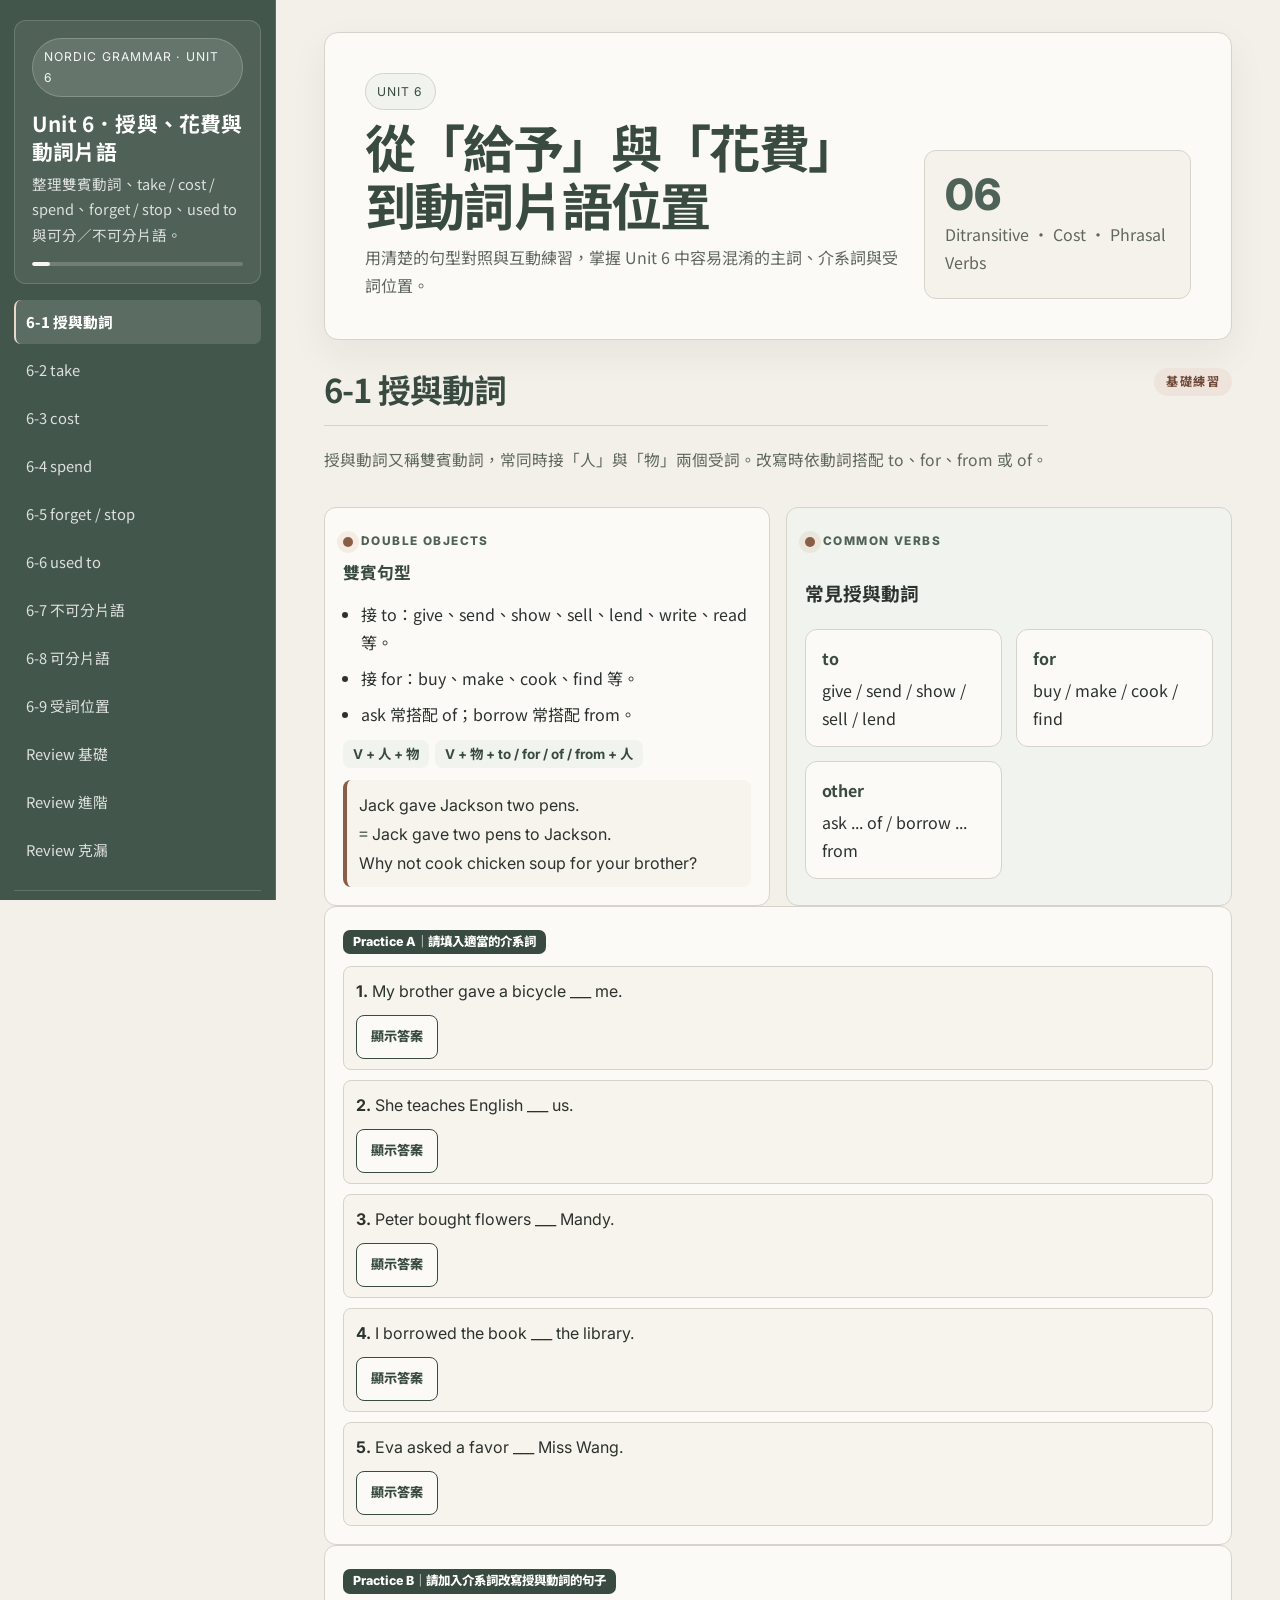
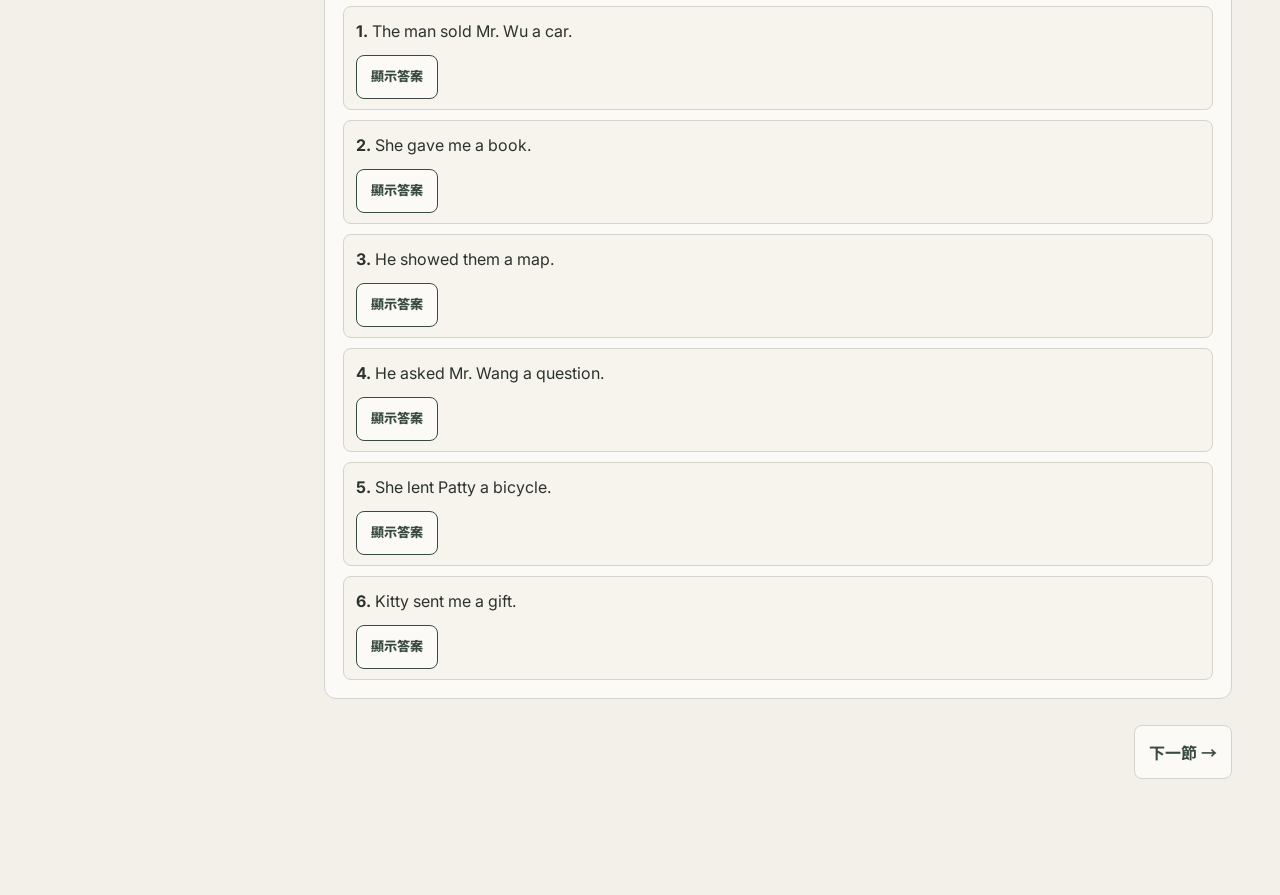
<file: B4Unit6.html>
<!DOCTYPE html>
<html lang="zh-TW">
<head>
  <meta charset="UTF-8">
  <meta name="viewport" content="width=device-width, initial-scale=1.0">
  <title>國中英語文法通 4 - Unit 6 授與、花費與動詞片語互動教學</title>
  <link rel="preconnect" href="https://fonts.googleapis.com">
  <link rel="preconnect" href="https://fonts.gstatic.com" crossorigin>
  <link href="https://fonts.googleapis.com/css2?family=Inter:wght@400;500;600;700;800&family=Noto+Sans+TC:wght@400;500;700;900&display=swap" rel="stylesheet">
  <script defer src="https://cdnjs.cloudflare.com/ajax/libs/gsap/3.12.5/gsap.min.js"></script>
  <style>
    :root {
      --primary-color: #66768c;
      --primary-light: #dde3eb;
      --primary-soft: #f0f3f7;
      --primary-dark: #465367;
      --primary-ink: #303a4a;
      --secondary-color: #f6f3ed;
      --page-bg: #eef1f4;
      --text-color: #303943;
      --muted-text: #6d7580;
      --accent-color:#b0835f;
      --accent-soft:#f4ece2;
      --success-color: #5f826e;
      --success-soft: #edf4ef;
      --error-color: #b66b65;
      --error-soft: #f8eeee;
      --warning-color: #b58a52;
      --surface: rgba(255,255,255,0.82);
      --surface-solid: #ffffff;
      --hairline: rgba(51,79,80,0.12);
      --hairline-strong: rgba(51,79,80,0.22);
      --border-radius: 22px;
      --shadow-soft: 0 10px 28px rgba(51,79,80,0.08);
      --shadow-lift: 0 24px 64px rgba(51,79,80,0.14);
      --shadow-card: 0 8px 22px rgba(51,79,80,0.07);
      --focus-ring: 0 0 0 4px rgba(197,139,98,0.24);
      --sidebar-width: 292px;
      --font-zh: "Noto Sans TC", "Microsoft JhengHei", "Heiti TC", sans-serif;
      --font-en: "Inter", "Noto Sans TC", sans-serif;
    }

    * { box-sizing: border-box; }
    html { scroll-behavior: smooth; }
    body {
      font-family: var(--font-zh);
      margin: 0;
      min-height: 100vh;
      background:
        radial-gradient(circle at 12% 6%, rgba(82,122,122,0.15), transparent 31%),
        radial-gradient(circle at 86% 12%, rgba(197,139,98,0.11), transparent 27%),
        radial-gradient(circle at 50% 100%, rgba(201,241,244,0.58), transparent 38%),
        linear-gradient(135deg, #f8fffe 0%, #f2faf8 48%, #fffafb 100%);
      color: var(--text-color);
      line-height: 1.75;
      -webkit-font-smoothing: antialiased;
      text-rendering: optimizeLegibility;
    }
    body::before {
      content: '';
      position: fixed;
      inset: 0;
      pointer-events: none;
      background-image:
        linear-gradient(rgba(51,79,80,0.035) 1px, transparent 1px),
        linear-gradient(90deg, rgba(51,79,80,0.035) 1px, transparent 1px);
      background-size: 34px 34px;
      mask-image: linear-gradient(to bottom, rgba(0,0,0,0.62), transparent 78%);
      z-index: -2;
    }
    body::after {
      content: '';
      position: fixed;
      width: 360px;
      height: 360px;
      right: -150px;
      bottom: -160px;
      border-radius: 50%;
      background: radial-gradient(circle, rgba(82,122,122,0.13), transparent 68%);
      pointer-events: none;
      z-index: -1;
    }
    @media (prefers-reduced-motion: reduce) {
      * { animation-duration: 0.001s !important; transition-duration: 0.001s !important; scroll-behavior: auto !important; }
    }
    :focus-visible { outline: none; box-shadow: var(--focus-ring); }
    ::selection { background: rgba(197,139,98,0.28); }

    .reading-progress { position: fixed; top: 0; left: 0; width: 0%; height: 4px; z-index: 2000; background: linear-gradient(90deg, var(--primary-color), var(--accent-color)); box-shadow: 0 0 18px rgba(82,122,122,0.32); transition: width 0.12s linear; }
    .app-shell { display: flex; min-height: 100vh; }
    .topbar {
      display: none; position: sticky; top: 0; z-index: 1100;
      background: rgba(51,79,80,0.86); backdrop-filter: blur(18px); -webkit-backdrop-filter: blur(18px);
      color: #fff; padding: 12px 16px; align-items: center; justify-content: space-between; border-bottom: 1px solid rgba(255,255,255,0.15); box-shadow: 0 12px 28px rgba(51,79,80,0.18);
    }
    .topbar .title { font-weight: 900; letter-spacing: 0.03em; }
    .hamburger {
      background: rgba(255,255,255,0.14); border: 1px solid rgba(255,255,255,0.24); color: #fff; width: 42px; height: 42px; border-radius: 14px; font-size: 1.2rem; cursor: pointer; display: flex; align-items: center; justify-content: center; transition: background 0.2s, transform 0.15s, border-color 0.2s;
    }
    .hamburger:active { transform: scale(0.94); }
    .hamburger:hover { background: rgba(255,255,255,0.24); border-color: rgba(255,255,255,0.38); }
    .sidebar {
      width: var(--sidebar-width); background: linear-gradient(180deg, rgba(51,79,80,0.97), rgba(82,122,122,0.92)), radial-gradient(circle at 0 0, rgba(255,255,255,0.24), transparent 35%);
      color: white; padding: 22px 16px 26px; position: fixed; height: 100%; overflow-y: auto; overscroll-behavior: contain; transition: transform 0.45s cubic-bezier(0.22, 1, 0.36, 1); z-index: 1000; box-shadow: 12px 0 34px rgba(51,79,80,0.20);
    }
    .sidebar::-webkit-scrollbar { width: 8px; }
    .sidebar::-webkit-scrollbar-thumb { background: rgba(255,255,255,0.36); border-radius: 999px; }
    .brand-card { position: relative; overflow: hidden; background: linear-gradient(145deg, rgba(255,255,255,0.18), rgba(255,255,255,0.08)); border: 1px solid rgba(255,255,255,0.22); border-radius: 24px; padding: 18px; margin-bottom: 18px; backdrop-filter: blur(14px); -webkit-backdrop-filter: blur(14px); box-shadow: inset 0 1px 0 rgba(255,255,255,0.20), 0 16px 34px rgba(0,0,0,0.08); }
    .brand-card::after { content: ''; position: absolute; width: 150px; height: 150px; right: -64px; top: -64px; background: radial-gradient(circle, rgba(255,255,255,0.22), transparent 64%); pointer-events: none; }
    .unit-pill { display: inline-flex; align-items: center; gap: 8px; font-family: var(--font-en); font-size: 0.76rem; letter-spacing: 0.09em; text-transform: uppercase; color: rgba(255,255,255,0.92); background: rgba(255,255,255,0.13); border: 1px solid rgba(255,255,255,0.20); border-radius: 999px; padding: 7px 11px; }
    .brand-card h2 { margin: 12px 0 6px; font-size: 1.46rem; line-height: 1.35; letter-spacing: 0.01em; }
    .brand-card p { margin: 0; font-size: 0.91rem; color: rgba(255,255,255,0.80); }
    .progress-mini { margin-top: 15px; height: 7px; background: rgba(255,255,255,0.18); border-radius: 999px; overflow: hidden; }
    .progress-mini span { display: block; height: 100%; width: 8%; background: linear-gradient(90deg, #ffffff, #e7ded0); border-radius: 999px; transition: width 0.45s ease; }
    .nav-links { list-style: none; padding: 0; margin: 0; }
    .nav-links li { margin-bottom: 7px; }
    .nav-links a { color: rgba(255,255,255,0.82); text-decoration: none; display: block; padding: 10px 12px; border-radius: 15px; transition: background-color 0.22s ease, color 0.22s ease, transform 0.22s ease, padding-left 0.22s ease; font-size: 0.92rem; line-height: 1.45; position: relative; overflow: hidden; }
    .nav-links a:hover, .nav-links a.active { background: rgba(255,255,255,0.17); color: #fff; font-weight: 800; padding-left: 18px; transform: translateX(2px); }
    .sidebar-footer { margin-top: 20px; padding-top: 18px; border-top: 1px solid rgba(255,255,255,0.16); display: grid; gap: 10px; }
    .sidebar-footer a { color: #fff; text-decoration: none; font-size: 0.88rem; padding: 10px 12px; border-radius: 14px; background: rgba(255,255,255,0.10); }
    .sidebar-footer a:hover { background: rgba(255,255,255,0.18); }
    .main-content { margin-left: var(--sidebar-width); flex: 1; padding: 32px 38px 90px; }
    .hero-section {
      position: relative; overflow: hidden; background: linear-gradient(135deg, rgba(255,255,255,0.80), rgba(255,255,255,0.56)); border: 1px solid rgba(255,255,255,0.68); border-radius: 30px; padding: 34px clamp(22px, 5vw, 42px); box-shadow: var(--shadow-lift); margin-bottom: 26px;
    }
    .hero-section::before { content: ''; position: absolute; inset: 0; background: linear-gradient(120deg, rgba(255,255,255,0), rgba(255,255,255,0.28)); pointer-events: none; }
    .hero-grid { display: grid; grid-template-columns: minmax(0, 1.6fr) minmax(220px, 0.8fr); gap: 26px; align-items: end; }
    .hero-section h1 { margin: 8px 0 10px; font-size: clamp(2rem, 4vw, 3rem); line-height: 1.12; color: var(--primary-dark); }
    .hero-section p { margin: 0; color: var(--muted-text); font-size: 1rem; }
    .hero-badge { justify-self: end; background: linear-gradient(145deg, rgba(255,255,255,0.96), rgba(255,255,255,0.75)); border: 1px solid rgba(255,255,255,0.75); border-radius: 28px; padding: 22px 20px; min-width: 210px; box-shadow: var(--shadow-soft); }
    .hero-badge strong { display: block; font: 800 2.7rem/1 var(--font-en); color: var(--primary-color); }
    .hero-badge span { display: block; margin-top: 4px; color: var(--muted-text); }
    .section { display: none; margin-top: 16px; }
    .section.active { display: block; }
    .section-head { display: flex; align-items: flex-start; justify-content: space-between; gap: 12px; margin-bottom: 16px; }
    .section-title { margin: 0; font-size: clamp(1.55rem, 3vw, 2rem); line-height: 1.2; color: var(--primary-dark); }
    .level-label { color: var(--accent-color); font: 700 0.76rem/1 var(--font-en); letter-spacing: 0.12em; text-transform: uppercase; background: var(--accent-soft); border-radius: 999px; padding: 8px 12px; }
    .lede { margin: 0 0 18px; color: var(--muted-text); font-size: 0.98rem; }
    .grid-2 { display: grid; grid-template-columns: repeat(2, minmax(0, 1fr)); gap: 16px; }
    .grammar-box, .practice-container, .review-card, .tip-box {
      background: var(--surface); border: 1px solid rgba(255,255,255,0.65); border-radius: 22px; box-shadow: var(--shadow-card); padding: 18px 18px 18px;
      backdrop-filter: blur(10px); -webkit-backdrop-filter: blur(10px);
    }
    .grammar-box h3, .practice-container h3, .review-card h3 { margin: 0 0 12px; font-size: 1.05rem; color: var(--primary-dark); }
    .tip-box { background: linear-gradient(140deg, var(--primary-soft), rgba(255,255,255,0.88)); }
    .eyebrow-label { display: inline-flex; align-items: center; gap: 8px; margin-bottom: 10px; font: 800 0.74rem/1 var(--font-en); letter-spacing: 0.12em; text-transform: uppercase; color: var(--primary-color); }
    .eyebrow-label::before { content: ''; width: 10px; height: 10px; border-radius: 50%; background: var(--accent-color); box-shadow: 0 0 0 6px rgba(197,139,98,0.13); }
    table.data-table { width: 100%; border-collapse: collapse; font-size: 0.95rem; overflow: hidden; border-radius: 16px; }
    .data-table th, .data-table td { border: 1px solid var(--hairline-strong); padding: 10px 12px; vertical-align: top; }
    .data-table th { background: var(--primary-light); color: var(--primary-dark); text-align: left; }
    .data-table td small { color: var(--muted-text); }
    .formula-list, .note-list, .example-list { margin: 0; padding-left: 1.1rem; }
    .formula-list li, .note-list li, .example-list li { margin-bottom: 8px; }
    .example { margin: 8px 0 0; padding: 10px 12px; background: rgba(255,255,255,0.66); border-left: 4px solid var(--accent-color); border-radius: 12px; }
    .practice-items { display: grid; gap: 10px; }
    .practice-item { padding: 10px 12px; background: rgba(255,255,255,0.65); border: 1px solid rgba(51,79,80,0.08); border-radius: 14px; }
    .practice-label { display: inline-flex; align-items: center; gap: 8px; padding: 6px 10px; border-radius: 999px; font: 800 0.78rem/1 var(--font-en); color: #fff; background: linear-gradient(90deg, var(--primary-color), var(--accent-color)); margin-bottom: 12px; }
    .answer-btn { margin-top: 10px; display: inline-flex; align-items: center; gap: 6px; background: rgba(255,255,255,0.9); color: var(--primary-dark); border: 1.6px solid var(--primary-color); padding: 6px 15px; border-radius: 999px; cursor: pointer; font: 800 0.82rem/1.2 var(--font-en); transition: background-color 0.2s ease, color 0.2s ease, box-shadow 0.2s ease, transform 0.1s ease; }
    .answer-btn:hover { background: var(--primary-color); color: #fff; box-shadow: 0 8px 16px rgba(0,0,0,0.14); transform: translateY(-1px); }
    .answer-btn:active { transform: scale(0.96); }
    .answer-btn:focus-visible { outline: none; box-shadow: 0 0 0 4px var(--accent-soft); }
    .answer-btn::before { content: ""; width: 7px; height: 7px; border-radius: 50%; background: var(--accent-color); }
    .answer-text { display: none; margin-top: 10px; color: var(--primary-dark); font-weight: 700; padding: 10px 14px; background: var(--accent-soft); border-radius: 12px; border-left: 4px solid var(--accent-color); line-height: 1.6; text-decoration: none; }
    .answer-inline { color: var(--primary-color); font-weight: 700; }
    .formula-pill { display: inline-block; padding: 6px 10px; border-radius: 999px; background: var(--primary-soft); color: var(--primary-dark); font: 700 0.84rem/1.2 var(--font-en); margin: 4px 6px 4px 0; }
    .review-card + .review-card { margin-top: 16px; }
    .score-block { margin-bottom: 12px; }
    .score-head { display: flex; justify-content: space-between; gap: 12px; margin-bottom: 8px; font-weight: 700; color: var(--primary-dark); }
    .score-track { height: 10px; background: rgba(51,79,80,0.08); border-radius: 999px; overflow: hidden; }
    .score-fill { height: 100%; width: 0%; background: linear-gradient(90deg, var(--primary-color), var(--accent-color)); transition: width 0.25s ease; }
    .score-done { margin-top: 6px; color: var(--muted-text); font-size: 0.9rem; }
    .quiz-item { margin-bottom: 14px; padding: 14px; background: rgba(255,255,255,0.66); border: 1px solid rgba(51,79,80,0.10); border-radius: 16px; }
    .quiz-question { font-weight: 700; color: var(--primary-dark); margin-bottom: 12px; }
    .quiz-options { display: grid; grid-template-columns: 1fr 1fr; gap: 10px; }
    .quiz-option { appearance: none; border: 1px solid var(--hairline-strong); background: #fff; border-radius: 12px; padding: 10px 12px; text-align: left; font: inherit; color: var(--text-color); cursor: pointer; transition: transform 0.15s ease, border-color 0.15s ease, background 0.15s ease; }
    .quiz-option:hover { transform: translateY(-2px); border-color: var(--primary-color); }
    .quiz-option.correct { background: var(--success-soft); border-color: var(--success-color); color: #22543c; }
    .quiz-option.wrong { background: var(--error-soft); border-color: var(--error-color); color: #8c2d34; }
    .cloze-article { margin-bottom: 18px; padding: 14px 16px; border-radius: 16px; background: rgba(255,255,255,0.7); border: 1px dashed var(--hairline-strong); color: var(--text-color); }
    .summary-grid { display: grid; grid-template-columns: repeat(2, minmax(0,1fr)); gap: 14px; }
    .summary-grid .mini { padding: 14px 16px; background: rgba(255,255,255,.62); border-radius: 16px; border: 1px solid rgba(51,79,80,0.08); }
    .mini strong { display: block; color: var(--primary-dark); margin-bottom: 4px; }
    .section-nav { display: flex; justify-content: space-between; gap: 12px; margin-top: 26px; }
    .section-nav a { text-decoration: none; padding: 12px 14px; border-radius: 14px; background: rgba(255,255,255,0.74); border: 1px solid rgba(51,79,80,0.10); color: var(--primary-dark); font-weight: 700; }
    .section-nav a:hover { background: #fff; }
    .overlay { display: none; position: fixed; inset: 0; background: rgba(17,26,26,0.42); z-index: 950; }
    .overlay.show { display: block; }
    .en, .practice-question, .quiz-question, .quiz-option, .answer-text, .formula-pill, .cloze-article { font-family: var(--font-en); }
    @media (max-width: 1040px) {
      .hero-grid, .grid-2, .summary-grid { grid-template-columns: 1fr; }
      .hero-badge { justify-self: start; }
    }
    @media (max-width: 920px) {
      .topbar { display: flex; }
      .sidebar { transform: translateX(-100%); }
      .sidebar.open { transform: translateX(0); }
      .main-content { margin-left: 0; padding: 24px 16px 84px; }
      .hero-section { margin-top: 14px; }
    }
    @media (max-width: 640px) {
      .quiz-options { grid-template-columns: 1fr; }
      .section-head { display: block; }
      .level-label { display: inline-block; margin-top: 10px; }
      .hero-section h1 { font-size: 1.85rem; }
      .hero-badge strong { font-size: 2.2rem; }
      .practice-item { padding: 10px; }
    }
</style>
<style id="series-theme">
:root{--primary-color:#687b8d;--primary-light:#dde5eb;--primary-soft:#f0f4f7;--primary-dark:#46576a;--primary-ink:#303d4b;--secondary-color:#f7f2ea;--page-bg:#eef1f3;--text-color:#303a43;--muted-text:#6d7780;--accent-color:#b0835f;--accent-soft:#f4ece2;}
body{background:radial-gradient(circle at 12% 6%,rgba(104,123,141,.14),transparent 31%),radial-gradient(circle at 86% 12%,rgba(184,149,114,.10),transparent 27%),radial-gradient(circle at 50% 100%,rgba(221,229,235,.56),transparent 38%),linear-gradient(135deg,#eef1f3 0%,#f7f2ea 52%,#fbfaf7 100%) !important;}
body::after{background:radial-gradient(circle,rgba(104,123,141,.12),transparent 68%) !important;}
.sidebar{background:linear-gradient(180deg,rgba(70,87,106,.98),rgba(104,123,141,.94)),radial-gradient(circle at 0 0,rgba(255,255,255,.16),transparent 36%) !important;}

.skip-link{position:fixed;left:16px;top:12px;z-index:3000;transform:translateY(-160%);background:var(--primary-dark);color:#fff;padding:9px 14px;border-radius:10px;text-decoration:none;transition:transform .2s ease;}
.skip-link:focus{transform:translateY(0);}
.answer-btn{padding:8px 16px;}
@media (max-width:640px){.answer-btn{padding:11px 18px;font-size:0.9rem;}}
</style><link rel="stylesheet" href="nordic.css"></head>
<body><a href="#mainContent" class="skip-link">跳至主內容</a>
  <div class="reading-progress" id="readingProgress"></div>
  <div class="topbar"><button type="button" class="hamburger" id="hamburger" aria-label="開啟選單">☰</button><div class="title">B4 Unit 6｜授與、花費與片語</div></div>
  <div class="overlay" id="overlay"></div>
  <div class="app-shell">
    <aside class="sidebar" id="sidebar">
      <div class="brand-card">
        <div class="unit-pill">Nordic Grammar · Unit 6</div>
        <h2>Unit 6．授與、花費與動詞片語</h2>
        <p>整理雙賓動詞、take / cost / spend、forget / stop、used to 與可分／不可分片語。</p>
        <div class="progress-mini"><span id="sidebarProgress"></span></div>
      </div>
      <ul class="nav-links" id="navLinks"><li><a href="#" data-section="u6-1" class="active">6-1 授與動詞</a></li><li><a href="#" data-section="u6-2" class="">6-2 take</a></li><li><a href="#" data-section="u6-3" class="">6-3 cost</a></li><li><a href="#" data-section="u6-4" class="">6-4 spend</a></li><li><a href="#" data-section="u6-5" class="">6-5 forget / stop</a></li><li><a href="#" data-section="u6-6" class="">6-6 used to</a></li><li><a href="#" data-section="u6-7" class="">6-7 不可分片語</a></li><li><a href="#" data-section="u6-8" class="">6-8 可分片語</a></li><li><a href="#" data-section="u6-9" class="">6-9 受詞位置</a></li><li><a href="#" data-section="review-basic" class="">Review 基礎</a></li><li><a href="#" data-section="review-adv" class="">Review 進階</a></li><li><a href="#" data-section="review-cloze" class="">Review 克漏</a></li></ul>
      <div class="sidebar-footer">
        <a href="index.html">← 回到 Index</a>
        <a href="B4Unit5.html">← Unit 5</a>
      </div>
    </aside>
    <main class="main-content" id="mainContent">
      <header class="hero-section">
        <div class="hero-grid">
          <div>
            <div class="unit-pill" style="color: var(--primary-color); background: var(--primary-soft); border-color: transparent;">Unit 6</div>
            <h1>從「給予」與「花費」到動詞片語位置</h1>
            <p>用清楚的句型對照與互動練習，掌握 Unit 6 中容易混淆的主詞、介系詞與受詞位置。</p>
          </div>
          <div class="hero-badge"><strong>06</strong><span>Ditransitive · Cost · Phrasal Verbs</span></div>
        </div>
      </header>
      <section id="u6-1" class="section active"><div class="section-head"><div><h2 class="section-title">6-1 授與動詞</h2><p class="lede">授與動詞又稱雙賓動詞，常同時接「人」與「物」兩個受詞。改寫時依動詞搭配 to、for、from 或 of。</p></div><div class="level-label">基礎練習</div></div><div class="grid-2"><div class="grammar-box"><div class="eyebrow-label">Double Objects</div><h3>雙賓句型</h3><ul class="note-list"><li>接 to：give、send、show、sell、lend、write、read 等。</li><li>接 for：buy、make、cook、find 等。</li><li>ask 常搭配 of；borrow 常搭配 from。</li></ul><span class="formula-pill">V + 人 + 物</span><span class="formula-pill">V + 物 + to / for / of / from + 人</span><div class="example"><span class="en">Jack gave Jackson two pens.</span><br>= <span class="en">Jack gave two pens to Jackson.</span><br><span class="en">Why not cook chicken soup for your brother?</span></div></div><div class="tip-box"><div class="eyebrow-label">Common Verbs</div><h3>常見授與動詞</h3><div class="summary-grid"><div class="mini"><strong>to</strong><div>give / send / show / sell / lend</div></div><div class="mini"><strong>for</strong><div>buy / make / cook / find</div></div><div class="mini"><strong>other</strong><div>ask ... of / borrow ... from</div></div></div></div></div><div class="practice-container"><div class="practice-label">Practice A｜請填入適當的介系詞</div><div class="practice-items"><div class="practice-item"><div class="practice-question"><strong>1.</strong> My brother gave a bicycle ___ me.</div><div class="answer-text">to</div></div><div class="practice-item"><div class="practice-question"><strong>2.</strong> She teaches English ___ us.</div><div class="answer-text">to</div></div><div class="practice-item"><div class="practice-question"><strong>3.</strong> Peter bought flowers ___ Mandy.</div><div class="answer-text">for</div></div><div class="practice-item"><div class="practice-question"><strong>4.</strong> I borrowed the book ___ the library.</div><div class="answer-text">from</div></div><div class="practice-item"><div class="practice-question"><strong>5.</strong> Eva asked a favor ___ Miss Wang.</div><div class="answer-text">of</div></div></div></div><div class="practice-container"><div class="practice-label">Practice B｜請加入介系詞改寫授與動詞的句子</div><div class="practice-items"><div class="practice-item"><div class="practice-question"><strong>1.</strong> The man sold Mr. Wu a car.</div><div class="answer-text">The man sold a car to Mr. Wu.</div></div><div class="practice-item"><div class="practice-question"><strong>2.</strong> She gave me a book.</div><div class="answer-text">She gave a book to me.</div></div><div class="practice-item"><div class="practice-question"><strong>3.</strong> He showed them a map.</div><div class="answer-text">He showed a map to them.</div></div><div class="practice-item"><div class="practice-question"><strong>4.</strong> He asked Mr. Wang a question.</div><div class="answer-text">He asked a question of Mr. Wang.</div></div><div class="practice-item"><div class="practice-question"><strong>5.</strong> She lent Patty a bicycle.</div><div class="answer-text">She lent a bicycle to Patty.</div></div><div class="practice-item"><div class="practice-question"><strong>6.</strong> Kitty sent me a gift.</div><div class="answer-text">Kitty sent a gift to me.</div></div></div></div><div class="section-nav"><span></span><a href="#" data-section="u6-2">下一節 →</a></div></section><section id="u6-2" class="section"><div class="section-head"><div><h2 class="section-title">6-2 花費 take 的用法</h2><p class="lede">take 表「花費時間」，可使用虛主詞 it、動名詞片語或人作主詞。how long 用來詢問時間長度。</p></div><div class="level-label">基礎練習</div></div><div class="grid-2"><div class="grammar-box"><div class="eyebrow-label">Take Time</div><h3>三種句型</h3><span class="formula-pill">It takes / took + 人 + 時間 + to V</span><span class="formula-pill">V-ing + takes / took + 人 + 時間</span><span class="formula-pill">人 + take(s) / took + 時間 + to V</span><div class="example"><span class="en">It takes me two hours to do my homework every day.</span><br><span class="en">To do my homework takes two hours every day.</span><br><span class="en">I take two hours to do my homework every day.</span></div></div><div class="grammar-box"><div class="eyebrow-label">Question</div><h3>How long 問句</h3><span class="formula-pill">How long + does / did + it + take + 人 + to V?</span><span class="formula-pill">How long + do / does / did + 人 + take + to V?</span><div class="example"><span class="en">How long does it take you to do your homework?</span></div></div></div><div class="practice-container"><div class="practice-label">Practice C｜請翻譯下列句子（每題三種寫法）</div><div class="practice-items"><div class="practice-item"><div class="practice-question"><strong>1.</strong> Jack 花了三小時彈鋼琴。</div><div class="answer-text">It took Jack three hours to play the piano. / Playing the piano took Jack three hours. / Jack took three hours to play the piano.</div></div><div class="practice-item"><div class="practice-question"><strong>2.</strong> Mandy 每天花兩小時洗碗盤。</div><div class="answer-text">It takes Mandy two hours to do the dishes every day. / Doing the dishes takes Mandy two hours every day. / Mandy takes two hours to do the dishes every day.</div></div><div class="practice-item"><div class="practice-question"><strong>3.</strong> Kate 和 Kitty 每天花一小時散步。</div><div class="answer-text">It takes Kate and Kitty one hour to take a walk every day. / Taking a walk takes Kate and Kitty one hour every day. / Kate and Kitty take one hour to take a walk every day.</div></div><div class="practice-item"><div class="practice-question"><strong>4.</strong> Jeff 花了四小時打網球。</div><div class="answer-text">It took Jeff four hours to play tennis. / Playing tennis took Jeff four hours. / Jeff took four hours to play tennis.</div></div></div></div><div class="practice-container"><div class="practice-label">Practice D｜請依提示造原問句</div><div class="practice-items"><div class="practice-item"><div class="practice-question"><strong>1.</strong> It took Jeff four hours to go to Hsinchu.</div><div class="answer-text">How long did it take Jeff to go to Hsinchu?</div></div><div class="practice-item"><div class="practice-question"><strong>2.</strong> Sandy takes two hours to mop the floor every day.</div><div class="answer-text">How long does Sandy take to mop the floor every day?</div></div><div class="practice-item"><div class="practice-question"><strong>3.</strong> Mom takes three hours to shop for the picnic.</div><div class="answer-text">How long does Mom take to shop for the picnic?</div></div><div class="practice-item"><div class="practice-question"><strong>4.</strong> It takes John two hours to study English.</div><div class="answer-text">How long does it take John to study English?</div></div><div class="practice-item"><div class="practice-question"><strong>5.</strong> It took my brother one hour to take a shower.</div><div class="answer-text">How long did it take your brother to take a shower?</div></div></div></div><div class="section-nav"><a href="#" data-section="u6-1">← 上一節</a><a href="#" data-section="u6-3">下一節 →</a></div></section><section id="u6-3" class="section"><div class="section-head"><div><h2 class="section-title">6-3 花費 cost 的用法</h2><p class="lede">cost 表「花費金錢」，主詞通常是物或虛主詞 it，不使用人作主詞。how much 用來詢問金額。</p></div><div class="level-label">基礎練習</div></div><div class="grid-2"><div class="grammar-box"><div class="eyebrow-label">Cost Money</div><h3>cost 的句型</h3><span class="formula-pill">It costs / cost + 人 + 錢 + to V</span><span class="formula-pill">物 + costs / cost + 人 + 錢</span><div class="example"><span class="en">It cost me two hundred dollars to pay the bill.</span><br><span class="en">To pay the bill cost me two hundred dollars.</span></div></div><div class="grammar-box"><div class="eyebrow-label">Question</div><h3>How much 問句</h3><span class="formula-pill">How much + does / did + 物 / it + cost (+ 人)?</span><div class="example"><span class="en">How much does the chair cost?</span> → <span class="en">It costs three hundred dollars.</span></div></div></div><div class="practice-container"><div class="practice-label">Practice E｜請翻譯下列句子</div><div class="practice-items"><div class="practice-item"><div class="practice-question"><strong>1.</strong> Jack 花了三千元買一台相機。</div><div class="answer-text">It cost Jack three thousand dollars to buy the camera. / The camera cost Jack three thousand dollars.</div></div><div class="practice-item"><div class="practice-question"><strong>2.</strong> 母親每天花五百元買蔬菜水果。</div><div class="answer-text">It costs Mom five hundred dollars to buy vegetables and fruit every day. / Vegetables and fruit cost Mom five hundred dollars every day.</div></div><div class="practice-item"><div class="practice-question"><strong>3.</strong> 我每天花八十元搭乘火車。</div><div class="answer-text">It costs me eighty dollars to take a train every day. / Taking a train costs me eighty dollars every day.</div></div><div class="practice-item"><div class="practice-question"><strong>4.</strong> Jeff 花了五千元買這台 CD 音響。</div><div class="answer-text">It cost Jeff five thousand dollars to buy the CD player. / The CD player cost Jeff five thousand dollars.</div></div></div></div><div class="section-nav"><a href="#" data-section="u6-2">← 上一節</a><a href="#" data-section="u6-4">下一節 →</a></div></section><section id="u6-4" class="section"><div class="section-head"><div><h2 class="section-title">6-4 花費 spend 的用法</h2><p class="lede">spend 後可接時間或金錢，主詞使用人；後面接 V-ing 或 on + 名詞。</p></div><div class="level-label">基礎練習</div></div><div class="grid-2"><div class="grammar-box"><div class="eyebrow-label">Spend</div><h3>spend 的基本句型</h3><span class="formula-pill">人 + spend(s) / spent + 時間 / 錢 + V-ing</span><span class="formula-pill">人 + spend(s) / spent + 時間 / 錢 + on + 名詞</span><div class="example"><span class="en">I spend two hours doing my homework every day.</span><br><span class="en">I spent 500 dollars buying that watch.</span></div></div><div class="tip-box"><div class="eyebrow-label">Conversion</div><h3>與 take / cost 互換</h3><div class="summary-grid"><div class="mini"><strong>時間</strong><div>spend + 時間 + V-ing ↔ it takes + 人 + 時間 + to V</div></div><div class="mini"><strong>金錢</strong><div>spend + 錢 + V-ing ↔ it costs + 人 + 錢 + to V</div></div></div></div></div><div class="practice-container"><div class="practice-label">Practice F｜請依提示改寫句子</div><div class="practice-items"><div class="practice-item"><div class="practice-question"><strong>1.</strong> It cost Jack three thousand dollars to buy the camera. (spend)</div><div class="answer-text">Jack spent three thousand dollars buying the camera.</div></div><div class="practice-item"><div class="practice-question"><strong>2.</strong> It takes Mom two hours to go to the office every day. (spend)</div><div class="answer-text">Mom spends two hours going to the office every day.</div></div><div class="practice-item"><div class="practice-question"><strong>3.</strong> I spend one hour taking the train every day. (take)</div><div class="answer-text">It takes me one hour to take the train every day.</div></div><div class="practice-item"><div class="practice-question"><strong>4.</strong> Sarah spent thirty thousand dollars buying the refrigerator. (cost)</div><div class="answer-text">It cost Sarah thirty thousand dollars to buy the refrigerator.</div></div><div class="practice-item"><div class="practice-question"><strong>5.</strong> Tina spends one hour practicing dancing every day. (take)</div><div class="answer-text">It takes Tina one hour to practice dancing every day.</div></div></div></div><div class="practice-container"><div class="practice-label">Practice G｜請填入 how long 或 how much</div><div class="practice-items"><div class="practice-item"><div class="practice-question"><strong>1.</strong> ___ does it take to go to Taipei?</div><div class="answer-text">How long</div></div><div class="practice-item"><div class="practice-question"><strong>2.</strong> ___ does the desk cost?</div><div class="answer-text">How much</div></div><div class="practice-item"><div class="practice-question"><strong>3.</strong> ___ does it cost Jeff to take a bus?</div><div class="answer-text">How much</div></div><div class="practice-item"><div class="practice-question"><strong>4.</strong> ___ does it take you to feed your dog?</div><div class="answer-text">How long</div></div><div class="practice-item"><div class="practice-question"><strong>5.</strong> ___ did it cost Kitty to buy the ticket of the amusement park?</div><div class="answer-text">How much</div></div><div class="practice-item"><div class="practice-question"><strong>6.</strong> ___ did it take Sandy to do the dishes?</div><div class="answer-text">How long</div></div></div></div><div class="practice-container"><div class="practice-label">Practice H｜請填入 how long 或 how much</div><div class="practice-items"><div class="practice-item"><div class="practice-question"><strong>1.</strong> A: ___ does Mom spend on tickets? B: One thousand dollars.</div><div class="answer-text">How much</div></div><div class="practice-item"><div class="practice-question"><strong>2.</strong> A: ___ does Sarah spend taking the bus every day? B: She spends one hundred and fifty dollars.</div><div class="answer-text">How much</div></div><div class="practice-item"><div class="practice-question"><strong>3.</strong> A: ___ do you spend on your homework? B: I spend two hours on my homework.</div><div class="answer-text">How long</div></div><div class="practice-item"><div class="practice-question"><strong>4.</strong> A: ___ does Helen spend taking a bath? B: She spends one hour taking a bath.</div><div class="answer-text">How long</div></div><div class="practice-item"><div class="practice-question"><strong>5.</strong> A: ___ did you spend buying the chair? B: I spent five hundred dollars buying the chair.</div><div class="answer-text">How much</div></div><div class="practice-item"><div class="practice-question"><strong>6.</strong> A: ___ did Sandy spend on the book? B: She spent one hundred dollars on the book.</div><div class="answer-text">How much</div></div></div></div><div class="section-nav"><a href="#" data-section="u6-3">← 上一節</a><a href="#" data-section="u6-5">下一節 →</a></div></section><section id="u6-5" class="section"><div class="section-head"><div><h2 class="section-title">6-5 forget / stop 的用法</h2><p class="lede">forget 與 stop 後接 V-ing 或 to V 時，語意不同。</p></div><div class="level-label">基礎練習</div></div><div class="grid-2"><div class="grammar-box"><div class="eyebrow-label">Forget</div><h3>forget + V-ing / to V</h3><div class="example"><span class="en">I forgot mailing the letter.</span><br><span class="en">I forgot to mail the letter.</span></div></div><div class="grammar-box"><div class="eyebrow-label">Stop</div><h3>stop + V-ing / to V</h3><div class="example"><span class="en">The man got lost and stopped to read the map.</span></div></div></div><div class="practice-container"><div class="practice-label">Practice I｜請合併下列句子</div><div class="practice-items"><div class="practice-item"><div class="practice-question"><strong>1.</strong> I stopped eating. / I worked.</div><div class="answer-text">I stopped to work.</div></div><div class="practice-item"><div class="practice-question"><strong>2.</strong> She forgot to do it. / She didn’t mail the letter.</div><div class="answer-text">She forgot to mail the letter.</div></div><div class="practice-item"><div class="practice-question"><strong>3.</strong> Kitty was doing her homework. / Kitty stopped it.</div><div class="answer-text">Kitty stopped doing her homework.</div></div><div class="practice-item"><div class="practice-question"><strong>4.</strong> Sandy forgot doing it. / She mopped the floor.</div><div class="answer-text">Sandy forgot mopping the floor.</div></div><div class="practice-item"><div class="practice-question"><strong>5.</strong> Jeffery forgot to do it. / He didn’t brush his teeth.</div><div class="answer-text">Jeffery forgot to brush his teeth.</div></div><div class="practice-item"><div class="practice-question"><strong>6.</strong> Ken stopped doing it. / He quit smoking.</div><div class="answer-text">Ken stopped smoking.</div></div></div></div><div class="section-nav"><a href="#" data-section="u6-4">← 上一節</a><a href="#" data-section="u6-6">下一節 →</a></div></section><section id="u6-6" class="section"><div class="section-head"><div><h2 class="section-title">6-6 used to / be used to</h2><p class="lede">used to + 原形動詞表過去習慣；be used to + V-ing 表現在習慣做某事。</p></div><div class="level-label">進階練習</div></div><div class="grid-2"><div class="grammar-box"><div class="eyebrow-label">Past Habit</div><h3>used to + V</h3><span class="formula-pill">主詞 + used to + 原形動詞</span><span class="formula-pill">主詞 + didn’t use to / used not to + 原形動詞</span><div class="example"><span class="en">My father used to drive to work.</span></div></div><div class="grammar-box"><div class="eyebrow-label">Current Habit</div><h3>be used to + V-ing</h3><span class="formula-pill">主詞 + be + used to + V-ing</span><span class="formula-pill">主詞 + be + not + used to + V-ing</span><div class="example"><span class="en">My mother is used to drinking water before breakfast.</span></div></div></div><div class="practice-container"><div class="practice-label">Practice J｜請依提示造句</div><div class="practice-items"><div class="practice-item"><div class="practice-question"><strong>1.</strong> Tiffany / not / used to / get up early</div><div class="answer-text">Tiffany didn’t use to get up early.</div></div><div class="practice-item"><div class="practice-question"><strong>2.</strong> Tina / be used to / eat sandwiches for lunch</div><div class="answer-text">Tina is used to eating sandwiches for lunch.</div></div><div class="practice-item"><div class="practice-question"><strong>3.</strong> Fiona / used to / do homework / well</div><div class="answer-text">Fiona used to do homework well.</div></div><div class="practice-item"><div class="practice-question"><strong>4.</strong> William / be used to / study English / hard</div><div class="answer-text">William is used to studying English hard.</div></div><div class="practice-item"><div class="practice-question"><strong>5.</strong> Kevin / not / be used to / go to bed / late</div><div class="answer-text">Kevin is not used to going to bed late.</div></div><div class="practice-item"><div class="practice-question"><strong>6.</strong> Karen / not / used to / take the bus / to school</div><div class="answer-text">Karen didn’t use to take the bus to school.</div></div></div></div><div class="section-nav"><a href="#" data-section="u6-5">← 上一節</a><a href="#" data-section="u6-7">下一節 →</a></div></section><section id="u6-7" class="section"><div class="section-head"><div><h2 class="section-title">6-7 不可分的動詞片語</h2><p class="lede">不可分動詞片語只能把受詞放在整個片語之後，不能插入動詞與介系詞之間。</p></div><div class="level-label">進階練習</div></div><div class="grid-2"><div class="grammar-box"><div class="eyebrow-label">Inseparable</div><h3>常見不可分片語</h3><table class="data-table"><thead><tr><th>片語</th><th>意思</th></tr></thead><tbody><tr><td>get on / get off</td><td>上車 / 下車</td></tr><tr><td>talk about / worry about</td><td>談論 / 擔心</td></tr><tr><td>look at / look for / look after</td><td>看著 / 尋找 / 照顧</td></tr><tr><td>laugh at / deal with</td><td>嘲笑 / 處理</td></tr><tr><td>leave for / listen to / wait for</td><td>前往 / 聆聽 / 等待</td></tr></tbody></table><div class="example"><span class="en">Let’s get on the bus.</span> ✓<br><span class="en">Let’s get the bus on.</span> ✗</div></div><div class="tip-box"><div class="eyebrow-label">Position</div><h3>受詞放在哪裡？</h3><p>不論受詞是名詞或代名詞，都放在完整片語之後。</p></div></div><div class="practice-container"><div class="practice-label">Practice K｜請重組下列句子</div><div class="practice-items"><div class="practice-item"><div class="practice-question"><strong>1.</strong> is / the rat. / The cat / looking at</div><div class="answer-text">The cat is looking at the rat.</div></div><div class="practice-item"><div class="practice-question"><strong>2.</strong> They / the test. / talking about / are</div><div class="answer-text">They are talking about the test.</div></div><div class="practice-item"><div class="practice-question"><strong>3.</strong> The nurse / the sick people. / looks after</div><div class="answer-text">The nurse looks after the sick people.</div></div><div class="practice-item"><div class="practice-question"><strong>4.</strong> The students / their / are / waiting for / teacher.</div><div class="answer-text">The students are waiting for their teacher.</div></div></div></div><div class="section-nav"><a href="#" data-section="u6-6">← 上一節</a><a href="#" data-section="u6-8">下一節 →</a></div></section><section id="u6-8" class="section"><div class="section-head"><div><h2 class="section-title">6-8 可分的動詞片語</h2><p class="lede">可分片語的名詞受詞可放在片語後或兩字之間；若受詞是代名詞，必須放在兩字之間。</p></div><div class="level-label">進階練習</div></div><div class="grid-2"><div class="grammar-box"><div class="eyebrow-label">Separable</div><h3>常見可分片語</h3><table class="data-table"><thead><tr><th>片語</th><th>意思</th></tr></thead><tbody><tr><td>turn on / turn off</td><td>打開 / 關掉</td></tr><tr><td>put on / take off</td><td>穿上 / 脫掉</td></tr><tr><td>try on / pick up</td><td>試穿 / 撿起</td></tr><tr><td>give up / find out</td><td>放棄 / 找出</td></tr><tr><td>take out / clean up / put down</td><td>拿出 / 清理 / 放下</td></tr></tbody></table><div class="example"><span class="en">Can you turn on the light?</span><br>= <span class="en">Can you turn the light on?</span></div></div><div class="tip-box"><div class="eyebrow-label">Pronoun Rule</div><h3>代名詞一定放中間</h3><div class="example"><span class="en">She picked the garbage up.</span> ✓<br><span class="en">She picked it up.</span> ✓<br><span class="en">She picked up it.</span> ✗</div></div></div><div class="practice-container"><div class="practice-label">Practice L｜請改寫以下句子</div><div class="practice-items"><div class="practice-item"><div class="practice-question"><strong>1.</strong> I tried on the skirt.</div><div class="answer-text">I tried the skirt on.</div></div><div class="practice-item"><div class="practice-question"><strong>2.</strong> Mom is cleaning up the kitchen.</div><div class="answer-text">Mom is cleaning the kitchen up.</div></div><div class="practice-item"><div class="practice-question"><strong>3.</strong> Would you put down the boxes?</div><div class="answer-text">Would you put the boxes down?</div></div><div class="practice-item"><div class="practice-question"><strong>4.</strong> You need to put on your coat.</div><div class="answer-text">You need to put your coat on.</div></div><div class="practice-item"><div class="practice-question"><strong>5.</strong> Students found out the answers.</div><div class="answer-text">Students found the answers out.</div></div><div class="practice-item"><div class="practice-question"><strong>6.</strong> Don’t give up your life goal.</div><div class="answer-text">Don’t give your life goal up.</div></div></div></div><div class="section-nav"><a href="#" data-section="u6-7">← 上一節</a><a href="#" data-section="u6-9">下一節 →</a></div></section><section id="u6-9" class="section"><div class="section-head"><div><h2 class="section-title">6-9 動詞片語接名詞或代名詞</h2><p class="lede">可分動詞片語接名詞時有兩種位置；接代名詞時只能放在動詞與副詞之間。</p></div><div class="level-label">進階練習</div></div><div class="grammar-box"><div class="eyebrow-label">Object Placement</div><h3>名詞與代名詞的位置</h3><div class="example"><span class="en">She handed in her homework.</span><br>= <span class="en">She handed her homework in.</span><br>= <span class="en">She handed it in.</span></div></div><div class="practice-container"><div class="practice-label">Practice M｜請翻譯下列句子</div><div class="practice-items"><div class="practice-item"><div class="practice-question"><strong>1.</strong> 男孩脫掉了他的夾克。</div><div class="answer-text">The boy took off his jacket. / The boy took his jacket off. / The boy took it off.</div></div><div class="practice-item"><div class="practice-question"><strong>2.</strong> 那女孩要我寫下她的名字。</div><div class="answer-text">The girl wanted me to write down her name. / The girl wanted me to write her name down. / The girl wanted me to write it down.</div></div><div class="practice-item"><div class="practice-question"><strong>3.</strong> 請把你的書本收好。</div><div class="answer-text">Please put away your books. / Please put your books away. / Please put them away.</div></div></div></div><div class="section-nav"><a href="#" data-section="u6-8">← 上一節</a><a href="#" data-section="review-basic">下一節 →</a></div></section><section id="review-basic" class="section"><div class="section-head"><div><h2 class="section-title">Review｜單題選擇（基礎）</h2><p class="lede">依照課本 review 內容整理成互動題組。每題點選後立即顯示正誤。</p></div><div class="level-label">Review</div></div><div class="review-card"><div class="score-block"><div class="score-head"><span>作答進度</span><span><b id="quiz-basic-correct">0</b> / <span id="quiz-basic-total">0</span> 答對</span></div><div class="score-track"><div class="score-fill" id="quiz-basic-fill"></div></div><div class="score-done" id="quiz-basic-done"></div></div><div id="quiz-basic"></div></div><div class="section-nav"><a href="#" data-section="u6-9">← 上一節</a><a href="#" data-section="review-adv">下一節 →</a></div></section><section id="review-adv" class="section"><div class="section-head"><div><h2 class="section-title">Review｜單題選擇（進階）</h2><p class="lede">進階題與延伸句型。</p></div><div class="level-label">Review</div></div><div class="review-card"><div class="score-block"><div class="score-head"><span>作答進度</span><span><b id="quiz-adv-correct">0</b> / <span id="quiz-adv-total">0</span> 答對</span></div><div class="score-track"><div class="score-fill" id="quiz-adv-fill"></div></div><div class="score-done" id="quiz-adv-done"></div></div><div id="quiz-adv"></div></div><div class="section-nav"><a href="#" data-section="review-basic">← 上一節</a><a href="#" data-section="review-cloze">下一節 →</a></div></section><section id="review-cloze" class="section"><div class="section-head"><div><h2 class="section-title">Review｜克漏字選擇</h2><p class="lede">先閱讀短文，再完成每一題選項。</p></div><div class="level-label">Review</div></div><div class="review-card"><div class="cloze-article" id="cloze-article"></div><div class="score-block"><div class="score-head"><span>作答進度</span><span><b id="quiz-cloze-correct">0</b> / <span id="quiz-cloze-total">0</span> 答對</span></div><div class="score-track"><div class="score-fill" id="quiz-cloze-fill"></div></div><div class="score-done" id="quiz-cloze-done"></div></div><div id="quiz-cloze"></div></div><div class="section-nav"><a href="#" data-section="review-adv">← 上一節</a><a href="index.html">回到索引 ↗</a></div></section>
    </main>
  </div>
<script>
const unitData = {"basicQuestions": [{"q": "Sandy ____ closing the door.", "opts": ["(A) forgetting", "(B) forgotten", "(C) forgot", "(D) forget"], "ans": 2}, {"q": "Father ____ one hour watching TV news every night.", "opts": ["(A) spending", "(B) spent", "(C) spends", "(D) spend"], "ans": 2}, {"q": "____ costs me eighty dollars to take the train every day.", "opts": ["(A) It", "(B) It’s", "(C) Its", "(D) It is"], "ans": 0}, {"q": "____ dinner took Mom three hours yesterday.", "opts": ["(A) Prepare", "(B) Preparing", "(C) Prepared", "(D) Prepares"], "ans": 1}, {"q": "Mike asked a question ____ Mr. Wang.", "opts": ["(A) for", "(B) of", "(C) from", "(D) to"], "ans": 1}, {"q": "Michelle teaches English ____ us.", "opts": ["(A) in", "(B) too", "(C) as", "(D) to"], "ans": 3}, {"q": "Jackson ____ three hours ____ play the piano.", "opts": ["(A) took, to", "(B) takes, for", "(C) taken, to", "(D) take, to"], "ans": 0}, {"q": "How long ____ it take your sister to do her homework last night?", "opts": ["(A) do", "(B) does", "(C) did", "(D) doing"], "ans": 2}, {"q": "____ does the steak cost?", "opts": ["(A) How many", "(B) How much", "(C) How more", "(D) How often"], "ans": 1}, {"q": "A: ____ does Helen spend making her bed? B: Ten minutes.", "opts": ["(A) How long", "(B) How often", "(C) How many", "(D) How much"], "ans": 0}], "advQuestions": [{"q": "Peter ____ to bed late.", "opts": ["(A) is not used to going", "(B) is not used to go", "(C) doesn’t used to going", "(D) doesn’t used going"], "ans": 0}, {"q": "Would you put the boxes ____? Thanks!", "opts": ["(A) at", "(B) on", "(C) off", "(D) down"], "ans": 3}, {"q": "Which sentence is not correct?", "opts": ["(A) Kitty handed in her homework.", "(B) Kitty handed it in.", "(C) Kitty handed her homework in.", "(D) Kitty handed in it."], "ans": 3}, {"q": "Which sentence is correct?", "opts": ["(A) The students gets on the bus.", "(B) The students get the bus on.", "(C) The students gets it on.", "(D) The students get on the bus."], "ans": 3}, {"q": "Jenny lent some money ____ me.", "opts": ["(A) to", "(B) from", "(C) at", "(D) with"], "ans": 0}], "clozeQuestions": [{"q": "Blank 1", "opts": ["(A) try on them", "(B) try them on", "(C) try it on", "(D) try on it"], "ans": 1}, {"q": "Blank 2", "opts": ["(A) cost", "(B) spend", "(C) take", "(D) costs"], "ans": 0}, {"q": "Blank 3", "opts": ["(A) spends", "(B) costs", "(C) spend", "(D) cost"], "ans": 2}, {"q": "Blank 4", "opts": ["(A) take us", "(B) costs us", "(C) cost us", "(D) takes us"], "ans": 3}, {"q": "Blank 5", "opts": ["(A) is not used to wearing", "(B) am using to wear", "(C) am not used to wearing", "(D) is used to wear"], "ans": 2}, {"q": "Blank 6", "opts": ["(A) worry about", "(B) worry of", "(C) worry at", "(D) worry in"], "ans": 0}], "clozeArticle": "Bill and Jacky are in a shoe store.<br>\nClerk: May I help you?<br>\nBill: We are looking for a pair of sneakers.<br>\nClerk: The black ones look good.<br>\nJacky: I like them. Can I <b>1</b>?<br>\nBill: But they’re NT$2,000 dollars. They are too expensive for me.<br>\nJacky: Oh! That’s too bad. Let’s try another pair on.<br>\nClerk: How about the white ones? They <b>2</b> NT$1,500 dollars.<br>\nBill: I can only <b>3</b> NT$1,000 dollars. They’re too expensive, too.<br>\nClerk: The green ones are on sale this week. They’re only NT$850 dollars.<br>\nJacky: They look good, too. It <b>4</b> hours to find a pair of sneakers.<br>\nBill: I <b>5</b> green sneakers. They look strange on me.<br>\nJacky: Let’s take them.<br>\nClerk: Yes. Don’t <b>6</b> it. They look great on you.<br>\nBill: OK. I will take them."};
const sidebar = document.getElementById('sidebar');
const overlay = document.getElementById('overlay');
const hamburger = document.getElementById('hamburger');
const navLinks = [...document.querySelectorAll('#navLinks a')];
const sections = [...document.querySelectorAll('.section')];
const readingProgress = document.getElementById('readingProgress');
const sidebarProgress = document.getElementById('sidebarProgress');
const storageKey = 'b4-unit6-active-section';

function toggleSidebar(show) {
  if (window.innerWidth > 920) return;
  sidebar.classList.toggle('open', show);
  overlay.classList.toggle('show', show);
}
if (hamburger) hamburger.addEventListener('click', () => toggleSidebar(!sidebar.classList.contains('open')));
overlay.addEventListener('click', () => toggleSidebar(false));

function showSection(id) {
  sections.forEach(sec => sec.classList.toggle('active', sec.id === id));
  navLinks.forEach(link => link.classList.toggle('active', link.dataset.section === id));
  localStorage.setItem(storageKey, id);
  const reduceMotion = window.matchMedia && window.matchMedia('(prefers-reduced-motion: reduce)').matches;
  window.scrollTo({ top: 0, behavior: reduceMotion ? 'auto' : 'smooth' });
  if (window.innerWidth <= 920) toggleSidebar(false);
  updateSidebarMini();
  const targetSection = document.getElementById(id);
  if (window.gsap && targetSection && !window.matchMedia('(prefers-reduced-motion: reduce)').matches) {
    const animated = targetSection.querySelectorAll('.section-head, .grammar-box, .tip-box, .practice-container, .review-card');
    gsap.killTweensOf(animated);
    gsap.fromTo(animated,
      { opacity: 0, y: 22 },
      { opacity: 1, y: 0, duration: 0.58, stagger: 0.055, ease: 'power3.out', clearProps: 'transform' }
    );
  }
}

navLinks.forEach(link => link.addEventListener('click', e => { e.preventDefault(); showSection(link.dataset.section); }));
document.querySelectorAll('.section-nav a[data-section]').forEach(link => link.addEventListener('click', e => { e.preventDefault(); showSection(link.dataset.section); }));

const saved = localStorage.getItem(storageKey);
if (saved && document.getElementById(saved)) showSection(saved); else showSection(sections[0].id);

function updateReadingProgress() {
  const total = document.documentElement.scrollHeight - window.innerHeight;
  const pct = total > 0 ? (window.scrollY / total) * 100 : 0;
  readingProgress.style.width = pct + '%';
}
window.addEventListener('scroll', updateReadingProgress);
updateReadingProgress();

function updateSidebarMini() {
  const activeIndex = sections.findIndex(sec => sec.classList.contains('active'));
  const pct = ((activeIndex + 1) / sections.length) * 100;
  sidebarProgress.style.width = pct + '%';
}

const quizState = {};
function setupQuiz(id, total) { quizState[id] = { total, answered: new Set(), correct: 0 }; updateScore(id); }
function updateScore(id) {
  const state = quizState[id];
  document.getElementById(`${id}-total`).textContent = state.total;
  document.getElementById(`${id}-correct`).textContent = state.correct;
  document.getElementById(`${id}-fill`).style.width = (state.answered.size / state.total * 100) + '%';
  document.getElementById(`${id}-done`).textContent = `已作答 ${state.answered.size} / ${state.total} 題`;
}
function renderQuiz(containerId, scoreId, questions, startNo=1) {
  const container = document.getElementById(containerId);
  setupQuiz(scoreId, questions.length);
  container.innerHTML = questions.map((q, qi) => `
    <div class="quiz-item" id="${scoreId}-q${qi}">
      <div class="quiz-question">${qi+startNo}. ${q.q}</div>
      <div class="quiz-options">
        ${q.opts.map((opt, oi) => `<button type="button" class="quiz-option" data-score="${scoreId}" data-q="${qi}" data-o="${oi}">${opt}</button>`).join('')}
      </div>
    </div>
  `).join('');
  container.querySelectorAll('.quiz-option').forEach(btn => btn.addEventListener('click', () => {
    const sid = btn.dataset.score; const qIndex = Number(btn.dataset.q); const optIndex = Number(btn.dataset.o); const q = questions[qIndex]; const st = quizState[sid];
    if (st.answered.has(qIndex)) return;
    st.answered.add(qIndex);
    const item = document.getElementById(`${sid}-q${qIndex}`);
    item.querySelectorAll('.quiz-option').forEach((b,i) => {
      if (i === q.ans) b.classList.add('correct');
      if (i === optIndex && i !== q.ans) b.classList.add('wrong');
      b.disabled = true;
    });
    if (optIndex === q.ans) st.correct += 1;
    updateScore(sid);
  }));
}

document.getElementById('cloze-article').innerHTML = unitData.clozeArticle;
renderQuiz('quiz-basic', 'quiz-basic', unitData.basicQuestions, 1);
renderQuiz('quiz-adv', 'quiz-adv', unitData.advQuestions, 11);
renderQuiz('quiz-cloze', 'quiz-cloze', unitData.clozeQuestions, 1);

window.addEventListener('load', () => {
  if (!window.gsap || window.matchMedia('(prefers-reduced-motion: reduce)').matches) return;
  gsap.from('.hero-section', { y: 24, duration: 0.75, ease: 'power3.out' });
  gsap.from('.brand-card', { x: -18, duration: 0.68, ease: 'power3.out' });
  gsap.from('.nav-links li', { x: -12, duration: 0.42, stagger: 0.035, delay: 0.12, ease: 'power2.out' });
});
</script>
<script>
/* Reveal-answer mechanism — consistent across every unit. Self-healing:
   the answer is guaranteed visible even if the (optional) GSAP tween never runs. */
(function () {
  var reduceMotion = window.matchMedia && window.matchMedia('(prefers-reduced-motion: reduce)').matches;
  function animate() { return window.gsap && !reduceMotion; }
  function setAnswer(btn, ans, open) {
    if (open) {
      ans.style.display = 'block';
      ans.setAttribute('data-open', '1');
      btn.textContent = '隱藏答案';
      btn.setAttribute('aria-expanded', 'true');
      if (animate()) {
        gsap.killTweensOf(ans);
        gsap.fromTo(ans, { autoAlpha: 0, y: -8 }, { autoAlpha: 1, y: 0, duration: 0.28, ease: 'power2.out' });
        // Safety net: if the tween can't finish (e.g. tab was backgrounded),
        // clear GSAP's inline opacity/visibility so the answer never stays hidden.
        setTimeout(function () {
          if (ans.getAttribute('data-open') === '1') gsap.set(ans, { clearProps: 'opacity,visibility,transform' });
        }, 380);
      }
    } else {
      ans.setAttribute('data-open', '0');
      btn.textContent = '顯示答案';
      btn.setAttribute('aria-expanded', 'false');
      if (animate()) {
        gsap.killTweensOf(ans);
        gsap.to(ans, { autoAlpha: 0, y: -5, duration: 0.15, ease: 'power1.in', onComplete: function () {
          ans.style.display = 'none'; gsap.set(ans, { clearProps: 'opacity,visibility,transform' });
        }});
        setTimeout(function () { if (ans.getAttribute('data-open') === '0') ans.style.display = 'none'; }, 260);
      } else {
        ans.style.display = 'none';
      }
    }
  }
  function initReveals() {
    document.querySelectorAll('.practice-item').forEach(function (item) {
      var ans = item.querySelector('.answer-text');
      if (!ans || item.querySelector('.answer-btn')) return;
      var btn = document.createElement('button');
      btn.type = 'button';
      btn.className = 'answer-btn';
      btn.textContent = '顯示答案';
      btn.setAttribute('aria-expanded', 'false');
      ans.setAttribute('data-open', '0');
      btn.addEventListener('click', function () {
        setAnswer(btn, ans, ans.getAttribute('data-open') !== '1');
      });
      ans.parentNode.insertBefore(btn, ans);
    });
  }
  if (document.readyState === 'loading') document.addEventListener('DOMContentLoaded', initReveals);
  else initReveals();
})();
</script>
<script src="nordic.js"></script></body></html>
</file>
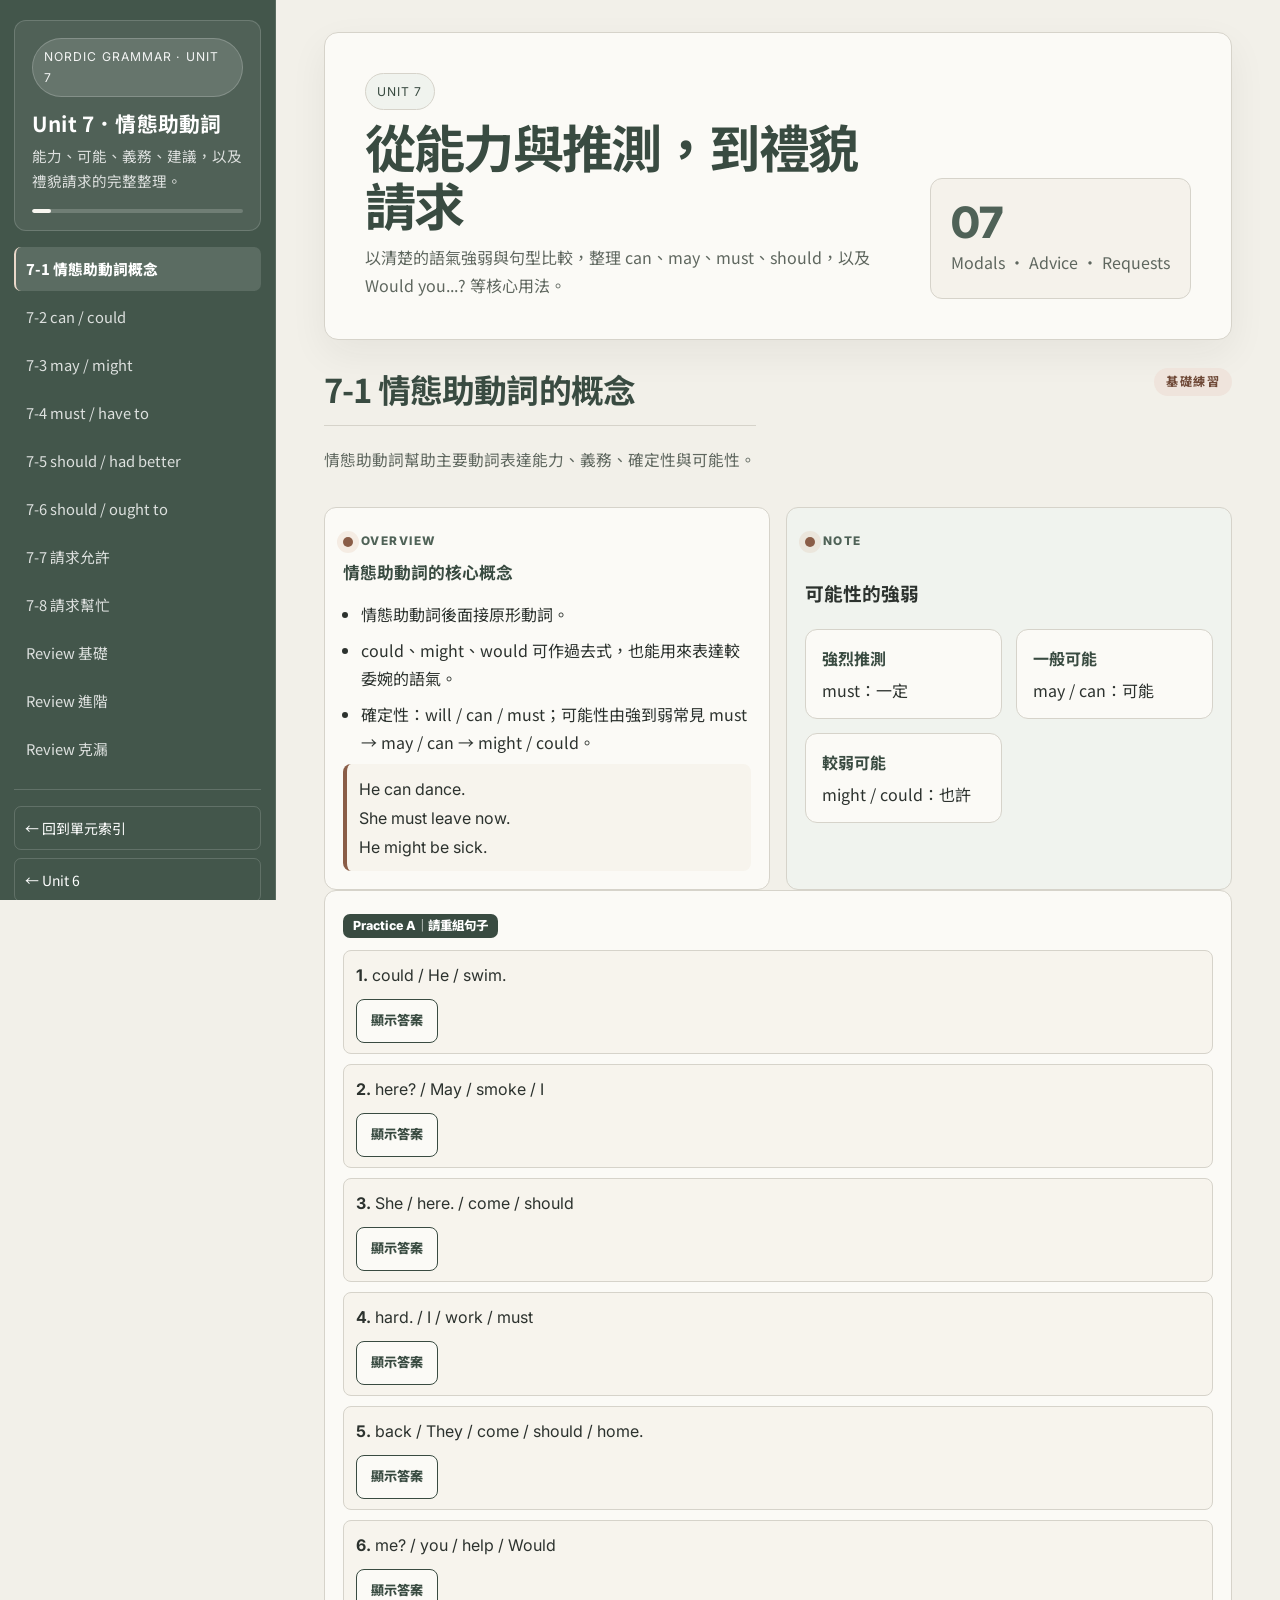
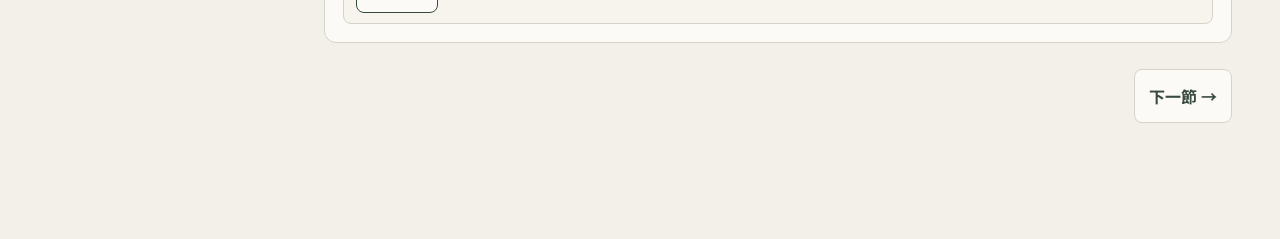
<file: B4Unit7.html>
<!DOCTYPE html><html lang="zh-TW"><head><meta charset="UTF-8"><meta name="viewport" content="width=device-width, initial-scale=1.0"><title>國中英語文法通 4 - Unit 7 情態助動詞互動教學</title><link rel="preconnect" href="https://fonts.googleapis.com"><link rel="preconnect" href="https://fonts.gstatic.com" crossorigin><link href="https://fonts.googleapis.com/css2?family=Inter:wght@400;500;600;700;800&family=Noto+Sans+TC:wght@400;500;700;900&display=swap" rel="stylesheet"><script defer src="https://cdnjs.cloudflare.com/ajax/libs/gsap/3.12.5/gsap.min.js"></script><style>
    :root {
      --primary-color: #b66f52;
      --primary-light: #ead5cc;
      --primary-soft: #f8eee9;
      --primary-dark: #764735;
      --primary-ink: #4b3027;
      --secondary-color: #f6f2ef;
      --page-bg: #f0ece9;
      --text-color: #3d3835;
      --muted-text: #766e69;
      --accent-color:#b0835f;
      --accent-soft:#f4ece2;
      --success-color: #5f826e;
      --success-soft: #edf4ef;
      --error-color: #b66b65;
      --error-soft: #f8eeee;
      --warning-color: #b58a52;
      --surface: rgba(255,255,255,0.82);
      --surface-solid: #ffffff;
      --hairline: rgba(51,79,80,0.12);
      --hairline-strong: rgba(51,79,80,0.22);
      --border-radius: 22px;
      --shadow-soft: 0 10px 28px rgba(51,79,80,0.08);
      --shadow-lift: 0 24px 64px rgba(51,79,80,0.14);
      --shadow-card: 0 8px 22px rgba(51,79,80,0.07);
      --focus-ring: 0 0 0 4px rgba(197,139,98,0.24);
      --sidebar-width: 292px;
      --font-zh: "Noto Sans TC", "Microsoft JhengHei", "Heiti TC", sans-serif;
      --font-en: "Inter", "Noto Sans TC", sans-serif;
    }

    * { box-sizing: border-box; }
    html { scroll-behavior: smooth; }
    body {
      font-family: var(--font-zh);
      margin: 0;
      min-height: 100vh;
      background:
        radial-gradient(circle at 12% 6%, rgba(182,111,82,0.15), transparent 31%),
        radial-gradient(circle at 86% 12%, rgba(116,107,100,0.11), transparent 27%),
        radial-gradient(circle at 50% 100%, rgba(238,224,216,0.58), transparent 38%),
        linear-gradient(135deg, #f8fffe 0%, #f2faf8 48%, #fffafb 100%);
      color: var(--text-color);
      line-height: 1.75;
      -webkit-font-smoothing: antialiased;
      text-rendering: optimizeLegibility;
    }
    body::before {
      content: '';
      position: fixed;
      inset: 0;
      pointer-events: none;
      background-image:
        linear-gradient(rgba(51,79,80,0.035) 1px, transparent 1px),
        linear-gradient(90deg, rgba(51,79,80,0.035) 1px, transparent 1px);
      background-size: 34px 34px;
      mask-image: linear-gradient(to bottom, rgba(0,0,0,0.62), transparent 78%);
      z-index: -2;
    }
    body::after {
      content: '';
      position: fixed;
      width: 360px;
      height: 360px;
      right: -150px;
      bottom: -160px;
      border-radius: 50%;
      background: radial-gradient(circle, rgba(182,111,82,0.13), transparent 68%);
      pointer-events: none;
      z-index: -1;
    }
    @media (prefers-reduced-motion: reduce) {
      * { animation-duration: 0.001s !important; transition-duration: 0.001s !important; scroll-behavior: auto !important; }
    }
    :focus-visible { outline: none; box-shadow: var(--focus-ring); }
    ::selection { background: rgba(197,139,98,0.28); }

    .reading-progress { position: fixed; top: 0; left: 0; width: 0%; height: 4px; z-index: 2000; background: linear-gradient(90deg, var(--primary-color), var(--accent-color)); box-shadow: 0 0 18px rgba(82,122,122,0.32); transition: width 0.12s linear; }
    .app-shell { display: flex; min-height: 100vh; }
    .topbar {
      display: none; position: sticky; top: 0; z-index: 1100;
      background: rgba(51,79,80,0.86); backdrop-filter: blur(18px); -webkit-backdrop-filter: blur(18px);
      color: #fff; padding: 12px 16px; align-items: center; justify-content: space-between; border-bottom: 1px solid rgba(255,255,255,0.15); box-shadow: 0 12px 28px rgba(51,79,80,0.18);
    }
    .topbar .title { font-weight: 900; letter-spacing: 0.03em; }
    .hamburger {
      background: rgba(255,255,255,0.14); border: 1px solid rgba(255,255,255,0.24); color: #fff; width: 42px; height: 42px; border-radius: 14px; font-size: 1.2rem; cursor: pointer; display: flex; align-items: center; justify-content: center; transition: background 0.2s, transform 0.15s, border-color 0.2s;
    }
    .hamburger:active { transform: scale(0.94); }
    .hamburger:hover { background: rgba(255,255,255,0.24); border-color: rgba(255,255,255,0.38); }
    .sidebar {
      width: var(--sidebar-width); background: linear-gradient(180deg, rgba(51,79,80,0.97), rgba(82,122,122,0.92)), radial-gradient(circle at 0 0, rgba(255,255,255,0.24), transparent 35%);
      color: white; padding: 22px 16px 26px; position: fixed; height: 100%; overflow-y: auto; overscroll-behavior: contain; transition: transform 0.45s cubic-bezier(0.22, 1, 0.36, 1); z-index: 1000; box-shadow: 12px 0 34px rgba(51,79,80,0.20);
    }
    .sidebar::-webkit-scrollbar { width: 8px; }
    .sidebar::-webkit-scrollbar-thumb { background: rgba(255,255,255,0.36); border-radius: 999px; }
    .brand-card { position: relative; overflow: hidden; background: linear-gradient(145deg, rgba(255,255,255,0.18), rgba(255,255,255,0.08)); border: 1px solid rgba(255,255,255,0.22); border-radius: 24px; padding: 18px; margin-bottom: 18px; backdrop-filter: blur(14px); -webkit-backdrop-filter: blur(14px); box-shadow: inset 0 1px 0 rgba(255,255,255,0.20), 0 16px 34px rgba(0,0,0,0.08); }
    .brand-card::after { content: ''; position: absolute; width: 150px; height: 150px; right: -64px; top: -64px; background: radial-gradient(circle, rgba(255,255,255,0.22), transparent 64%); pointer-events: none; }
    .unit-pill { display: inline-flex; align-items: center; gap: 8px; font-family: var(--font-en); font-size: 0.76rem; letter-spacing: 0.09em; text-transform: uppercase; color: rgba(255,255,255,0.92); background: rgba(255,255,255,0.13); border: 1px solid rgba(255,255,255,0.20); border-radius: 999px; padding: 7px 11px; }
    .brand-card h2 { margin: 12px 0 6px; font-size: 1.46rem; line-height: 1.35; letter-spacing: 0.01em; }
    .brand-card p { margin: 0; font-size: 0.91rem; color: rgba(255,255,255,0.80); }
    .progress-mini { margin-top: 15px; height: 7px; background: rgba(255,255,255,0.18); border-radius: 999px; overflow: hidden; }
    .progress-mini span { display: block; height: 100%; width: 8%; background: linear-gradient(90deg, #ffffff, #e7ded0); border-radius: 999px; transition: width 0.45s ease; }
    .nav-links { list-style: none; padding: 0; margin: 0; }
    .nav-links li { margin-bottom: 7px; }
    .nav-links a { color: rgba(255,255,255,0.82); text-decoration: none; display: block; padding: 10px 12px; border-radius: 15px; transition: background-color 0.22s ease, color 0.22s ease, transform 0.22s ease, padding-left 0.22s ease; font-size: 0.92rem; line-height: 1.45; position: relative; overflow: hidden; }
    .nav-links a:hover, .nav-links a.active { background: rgba(255,255,255,0.17); color: #fff; font-weight: 800; padding-left: 18px; transform: translateX(2px); }
    .sidebar-footer { margin-top: 20px; padding-top: 18px; border-top: 1px solid rgba(255,255,255,0.16); display: grid; gap: 10px; }
    .sidebar-footer a { color: #fff; text-decoration: none; font-size: 0.88rem; padding: 10px 12px; border-radius: 14px; background: rgba(255,255,255,0.10); }
    .sidebar-footer a:hover { background: rgba(255,255,255,0.18); }
    .main-content { margin-left: var(--sidebar-width); flex: 1; padding: 32px 38px 90px; }
    .hero-section {
      position: relative; overflow: hidden; background: linear-gradient(135deg, rgba(255,255,255,0.80), rgba(255,255,255,0.56)); border: 1px solid rgba(255,255,255,0.68); border-radius: 30px; padding: 34px clamp(22px, 5vw, 42px); box-shadow: var(--shadow-lift); margin-bottom: 26px;
    }
    .hero-section::before { content: ''; position: absolute; inset: 0; background: linear-gradient(120deg, rgba(255,255,255,0), rgba(255,255,255,0.28)); pointer-events: none; }
    .hero-grid { display: grid; grid-template-columns: minmax(0, 1.6fr) minmax(220px, 0.8fr); gap: 26px; align-items: end; }
    .hero-section h1 { margin: 8px 0 10px; font-size: clamp(2rem, 4vw, 3rem); line-height: 1.12; color: var(--primary-dark); }
    .hero-section p { margin: 0; color: var(--muted-text); font-size: 1rem; }
    .hero-badge { justify-self: end; background: linear-gradient(145deg, rgba(255,255,255,0.96), rgba(255,255,255,0.75)); border: 1px solid rgba(255,255,255,0.75); border-radius: 28px; padding: 22px 20px; min-width: 210px; box-shadow: var(--shadow-soft); }
    .hero-badge strong { display: block; font: 800 2.7rem/1 var(--font-en); color: var(--primary-color); }
    .hero-badge span { display: block; margin-top: 4px; color: var(--muted-text); }
    .section { display: none; margin-top: 16px; }
    .section.active { display: block; }
    .section-head { display: flex; align-items: flex-start; justify-content: space-between; gap: 12px; margin-bottom: 16px; }
    .section-title { margin: 0; font-size: clamp(1.55rem, 3vw, 2rem); line-height: 1.2; color: var(--primary-dark); }
    .level-label { color: var(--accent-color); font: 700 0.76rem/1 var(--font-en); letter-spacing: 0.12em; text-transform: uppercase; background: var(--accent-soft); border-radius: 999px; padding: 8px 12px; }
    .lede { margin: 0 0 18px; color: var(--muted-text); font-size: 0.98rem; }
    .grid-2 { display: grid; grid-template-columns: repeat(2, minmax(0, 1fr)); gap: 16px; }
    .grammar-box, .practice-container, .review-card, .tip-box {
      background: var(--surface); border: 1px solid rgba(255,255,255,0.65); border-radius: 22px; box-shadow: var(--shadow-card); padding: 18px 18px 18px;
      backdrop-filter: blur(10px); -webkit-backdrop-filter: blur(10px);
    }
    .grammar-box h3, .practice-container h3, .review-card h3 { margin: 0 0 12px; font-size: 1.05rem; color: var(--primary-dark); }
    .tip-box { background: linear-gradient(140deg, var(--primary-soft), rgba(255,255,255,0.88)); }
    .eyebrow-label { display: inline-flex; align-items: center; gap: 8px; margin-bottom: 10px; font: 800 0.74rem/1 var(--font-en); letter-spacing: 0.12em; text-transform: uppercase; color: var(--primary-color); }
    .eyebrow-label::before { content: ''; width: 10px; height: 10px; border-radius: 50%; background: var(--accent-color); box-shadow: 0 0 0 6px rgba(197,139,98,0.13); }
    table.data-table { width: 100%; border-collapse: collapse; font-size: 0.95rem; overflow: hidden; border-radius: 16px; }
    .data-table th, .data-table td { border: 1px solid var(--hairline-strong); padding: 10px 12px; vertical-align: top; }
    .data-table th { background: var(--primary-light); color: var(--primary-dark); text-align: left; }
    .data-table td small { color: var(--muted-text); }
    .formula-list, .note-list, .example-list { margin: 0; padding-left: 1.1rem; }
    .formula-list li, .note-list li, .example-list li { margin-bottom: 8px; }
    .example { margin: 8px 0 0; padding: 10px 12px; background: rgba(255,255,255,0.66); border-left: 4px solid var(--accent-color); border-radius: 12px; }
    .practice-items { display: grid; gap: 10px; }
    .practice-item { padding: 10px 12px; background: rgba(255,255,255,0.65); border: 1px solid rgba(51,79,80,0.08); border-radius: 14px; }
    .practice-label { display: inline-flex; align-items: center; gap: 8px; padding: 6px 10px; border-radius: 999px; font: 800 0.78rem/1 var(--font-en); color: #fff; background: linear-gradient(90deg, var(--primary-color), var(--accent-color)); margin-bottom: 12px; }
    .answer-btn { margin-top: 10px; display: inline-flex; align-items: center; gap: 6px; background: rgba(255,255,255,0.9); color: var(--primary-dark); border: 1.6px solid var(--primary-color); padding: 6px 15px; border-radius: 999px; cursor: pointer; font: 800 0.82rem/1.2 var(--font-en); transition: background-color 0.2s ease, color 0.2s ease, box-shadow 0.2s ease, transform 0.1s ease; }
    .answer-btn:hover { background: var(--primary-color); color: #fff; box-shadow: 0 8px 16px rgba(0,0,0,0.14); transform: translateY(-1px); }
    .answer-btn:active { transform: scale(0.96); }
    .answer-btn:focus-visible { outline: none; box-shadow: 0 0 0 4px var(--accent-soft); }
    .answer-btn::before { content: ""; width: 7px; height: 7px; border-radius: 50%; background: var(--accent-color); }
    .answer-text { display: none; margin-top: 10px; color: var(--primary-dark); font-weight: 700; padding: 10px 14px; background: var(--accent-soft); border-radius: 12px; border-left: 4px solid var(--accent-color); line-height: 1.6; text-decoration: none; }
    .answer-inline { color: var(--primary-color); font-weight: 700; }
    .formula-pill { display: inline-block; padding: 6px 10px; border-radius: 999px; background: var(--primary-soft); color: var(--primary-dark); font: 700 0.84rem/1.2 var(--font-en); margin: 4px 6px 4px 0; }
    .review-card + .review-card { margin-top: 16px; }
    .score-block { margin-bottom: 12px; }
    .score-head { display: flex; justify-content: space-between; gap: 12px; margin-bottom: 8px; font-weight: 700; color: var(--primary-dark); }
    .score-track { height: 10px; background: rgba(51,79,80,0.08); border-radius: 999px; overflow: hidden; }
    .score-fill { height: 100%; width: 0%; background: linear-gradient(90deg, var(--primary-color), var(--accent-color)); transition: width 0.25s ease; }
    .score-done { margin-top: 6px; color: var(--muted-text); font-size: 0.9rem; }
    .quiz-item { margin-bottom: 14px; padding: 14px; background: rgba(255,255,255,0.66); border: 1px solid rgba(51,79,80,0.10); border-radius: 16px; }
    .quiz-question { font-weight: 700; color: var(--primary-dark); margin-bottom: 12px; }
    .quiz-options { display: grid; grid-template-columns: 1fr 1fr; gap: 10px; }
    .quiz-option { appearance: none; border: 1px solid var(--hairline-strong); background: #fff; border-radius: 12px; padding: 10px 12px; text-align: left; font: inherit; color: var(--text-color); cursor: pointer; transition: transform 0.15s ease, border-color 0.15s ease, background 0.15s ease; }
    .quiz-option:hover { transform: translateY(-2px); border-color: var(--primary-color); }
    .quiz-option.correct { background: var(--success-soft); border-color: var(--success-color); color: #22543c; }
    .quiz-option.wrong { background: var(--error-soft); border-color: var(--error-color); color: #8c2d34; }
    .cloze-article { margin-bottom: 18px; padding: 14px 16px; border-radius: 16px; background: rgba(255,255,255,0.7); border: 1px dashed var(--hairline-strong); color: var(--text-color); }
    .summary-grid { display: grid; grid-template-columns: repeat(2, minmax(0,1fr)); gap: 14px; }
    .summary-grid .mini { padding: 14px 16px; background: rgba(255,255,255,.62); border-radius: 16px; border: 1px solid rgba(51,79,80,0.08); }
    .mini strong { display: block; color: var(--primary-dark); margin-bottom: 4px; }
    .section-nav { display: flex; justify-content: space-between; gap: 12px; margin-top: 26px; }
    .section-nav a { text-decoration: none; padding: 12px 14px; border-radius: 14px; background: rgba(255,255,255,0.74); border: 1px solid rgba(51,79,80,0.10); color: var(--primary-dark); font-weight: 700; }
    .section-nav a:hover { background: #fff; }
    .overlay { display: none; position: fixed; inset: 0; background: rgba(17,26,26,0.42); z-index: 950; }
    .overlay.show { display: block; }
    .en, .practice-question, .quiz-question, .quiz-option, .answer-text, .formula-pill, .cloze-article { font-family: var(--font-en); }
    @media (max-width: 1040px) {
      .hero-grid, .grid-2, .summary-grid { grid-template-columns: 1fr; }
      .hero-badge { justify-self: start; }
    }
    @media (max-width: 920px) {
      .topbar { display: flex; }
      .sidebar { transform: translateX(-100%); }
      .sidebar.open { transform: translateX(0); }
      .main-content { margin-left: 0; padding: 24px 16px 84px; }
      .hero-section { margin-top: 14px; }
    }
    @media (max-width: 640px) {
      .quiz-options { grid-template-columns: 1fr; }
      .section-head { display: block; }
      .level-label { display: inline-block; margin-top: 10px; }
      .hero-section h1 { font-size: 1.85rem; }
      .hero-badge strong { font-size: 2.2rem; }
      .practice-item { padding: 10px; }
    }
</style><style id="series-theme">
:root{--primary-color:#a97258;--primary-light:#ead5cc;--primary-soft:#f8eee9;--primary-dark:#764735;--primary-ink:#4b3027;--secondary-color:#f6f2ef;--page-bg:#f0ece9;--text-color:#3d3835;--muted-text:#766e69;--accent-color:#b0835f;--accent-soft:#f4ece2;}
body{background:radial-gradient(circle at 12% 6%,rgba(182,111,82,.14),transparent 31%),radial-gradient(circle at 86% 12%,rgba(116,107,100,.10),transparent 27%),radial-gradient(circle at 50% 100%,rgba(234,213,204,.56),transparent 38%),linear-gradient(135deg,#f0ece9 0%,#f6f2ef 52%,#fbfaf7 100%) !important;}
body::after{background:radial-gradient(circle,rgba(182,111,82,.12),transparent 68%) !important;}
.sidebar{background:linear-gradient(180deg,rgba(118,71,53,.98),rgba(182,111,82,.94)),radial-gradient(circle at 0 0,rgba(255,255,255,.16),transparent 36%) !important;}

.skip-link{position:fixed;left:16px;top:12px;z-index:3000;transform:translateY(-160%);background:var(--primary-dark);color:#fff;padding:9px 14px;border-radius:10px;text-decoration:none;transition:transform .2s ease;}
.skip-link:focus{transform:translateY(0);}
.answer-btn{padding:8px 16px;}
@media (max-width:640px){.answer-btn{padding:11px 18px;font-size:0.9rem;}}
</style><link rel="stylesheet" href="nordic.css"></head><body><a href="#mainContent" class="skip-link">跳至主內容</a><div class="reading-progress" id="readingProgress"></div><div class="topbar"><button type="button" class="hamburger" id="hamburger" aria-label="開啟選單">☰</button><div class="title">B4 Unit 7｜情態助動詞</div></div><div class="overlay" id="overlay"></div><div class="app-shell"><aside class="sidebar" id="sidebar"><div class="brand-card"><div class="unit-pill">Nordic Grammar · Unit 7</div><h2>Unit 7．情態助動詞</h2><p>能力、可能、義務、建議，以及禮貌請求的完整整理。</p><div class="progress-mini"><span id="sidebarProgress"></span></div></div><ul class="nav-links" id="navLinks"><li><a href="#" data-section="u7-1" class="active">7-1 情態助動詞概念</a></li><li><a href="#" data-section="u7-2" class="">7-2 can / could</a></li><li><a href="#" data-section="u7-3" class="">7-3 may / might</a></li><li><a href="#" data-section="u7-4" class="">7-4 must / have to</a></li><li><a href="#" data-section="u7-5" class="">7-5 should / had better</a></li><li><a href="#" data-section="u7-6" class="">7-6 should / ought to</a></li><li><a href="#" data-section="u7-7" class="">7-7 請求允許</a></li><li><a href="#" data-section="u7-8" class="">7-8 請求幫忙</a></li><li><a href="#" data-section="review-basic" class="">Review 基礎</a></li><li><a href="#" data-section="review-adv" class="">Review 進階</a></li><li><a href="#" data-section="review-cloze" class="">Review 克漏</a></li></ul><div class="sidebar-footer"><a href="index.html">← 回到 Index</a><a href="B4Unit6.html">← Unit 6</a><a href="B4Unit8.html">Unit 8 →</a></div></aside><main class="main-content" id="mainContent"><header class="hero-section"><div class="hero-grid"><div><div class="unit-pill" style="color:var(--primary-color);background:var(--primary-soft);border-color:transparent;">Unit 7</div><h1>從能力與推測，到禮貌請求</h1><p>以清楚的語氣強弱與句型比較，整理 can、may、must、should，以及 Would you...? 等核心用法。</p></div><div class="hero-badge"><strong>07</strong><span>Modals · Advice · Requests</span></div></div></header><section id="u7-1" class="section active"><div class="section-head"><div><h2 class="section-title">7-1 情態助動詞的概念</h2><p class="lede">情態助動詞幫助主要動詞表達能力、義務、確定性與可能性。</p></div><div class="level-label">基礎練習</div></div><div class="grid-2"><div class="grammar-box"><div class="eyebrow-label">Overview</div><h3>情態助動詞的核心概念</h3><ul class="note-list"><li>情態助動詞後面接原形動詞。</li><li>could、might、would 可作過去式，也能用來表達較委婉的語氣。</li><li>確定性：will / can / must；可能性由強到弱常見 must → may / can → might / could。</li></ul><div class="example"><span class="en">He can dance.</span><br><span class="en">She must leave now.</span><br><span class="en">He might be sick.</span></div></div><div class="tip-box"><div class="eyebrow-label">Note</div><h3>可能性的強弱</h3><div class="summary-grid"><div class="mini"><strong>強烈推測</strong><div>must：一定</div></div><div class="mini"><strong>一般可能</strong><div>may / can：可能</div></div><div class="mini"><strong>較弱可能</strong><div>might / could：也許</div></div></div></div></div><div class="practice-container"><div class="practice-label">Practice A｜請重組句子</div><div class="practice-items"><div class="practice-item"><div class="practice-question"><strong>1.</strong> could / He / swim.</div><div class="answer-text">He could swim.</div></div><div class="practice-item"><div class="practice-question"><strong>2.</strong> here? / May / smoke / I</div><div class="answer-text">May I smoke here?</div></div><div class="practice-item"><div class="practice-question"><strong>3.</strong> She / here. / come / should</div><div class="answer-text">She should come here.</div></div><div class="practice-item"><div class="practice-question"><strong>4.</strong> hard. / I / work / must</div><div class="answer-text">I must work hard.</div></div><div class="practice-item"><div class="practice-question"><strong>5.</strong> back / They / come / should / home.</div><div class="answer-text">They should come back home.</div></div><div class="practice-item"><div class="practice-question"><strong>6.</strong> me? / you / help / Would</div><div class="answer-text">Would you help me?</div></div></div></div><div class="section-nav"><span></span><a href="#" data-section="u7-2">下一節 →</a></div></section><section id="u7-2" class="section"><div class="section-head"><div><h2 class="section-title">7-2 can / could</h2><p class="lede">can 表現在或未來的能力；could 可表過去能力，也可表較弱的可能性。</p></div><div class="level-label">基礎練習</div></div><div class="grid-2"><div class="grammar-box"><div class="eyebrow-label">Rule</div><h3>能力與可能性</h3><span class="formula-pill">can + 原形動詞</span><span class="formula-pill">could + 原形動詞</span><div class="example"><span class="en">He couldn’t swim then, but he can now.</span><br><span class="en">It could be hot tomorrow.</span></div></div><div class="tip-box"><div class="eyebrow-label">Note</div><h3>時態提醒</h3><div class="summary-grid"><div class="mini"><strong>現在／未來能力</strong><div>can / can’t</div></div><div class="mini"><strong>過去能力</strong><div>could / couldn’t</div></div><div class="mini"><strong>推測</strong><div>can’t：不可能；could：可能</div></div></div></div></div><div class="practice-container"><div class="practice-label">Practice B｜填入 can / can’t / could / couldn’t</div><div class="practice-items"><div class="practice-item"><div class="practice-question"><strong>1.</strong> I ___ (not) walk when I was one year old.</div><div class="answer-text">couldn’t</div></div><div class="practice-item"><div class="practice-question"><strong>2.</strong> She ___ speak English three years ago, but she ___ now.</div><div class="answer-text">couldn’t / can</div></div><div class="practice-item"><div class="practice-question"><strong>3.</strong> I ___ swim now but ___ before.</div><div class="answer-text">can’t / could</div></div><div class="practice-item"><div class="practice-question"><strong>4.</strong> She ___ be here yesterday.</div><div class="answer-text">couldn’t</div></div><div class="practice-item"><div class="practice-question"><strong>5.</strong> He ___ be sick now.</div><div class="answer-text">can’t</div></div><div class="practice-item"><div class="practice-question"><strong>6.</strong> A: ___ you do magic tricks? B: Yes, I ___.</div><div class="answer-text">Can / can</div></div><div class="practice-item"><div class="practice-question"><strong>7.</strong> You ___ write a story well.</div><div class="answer-text">can’t</div></div></div></div><div class="section-nav"><a href="#" data-section="u7-1">← 上一節</a><a href="#" data-section="u7-3">下一節 →</a></div></section><section id="u7-3" class="section"><div class="section-head"><div><h2 class="section-title">7-3 may / might</h2><p class="lede">may 與 might 可表現在或未來的可能性，也能用於請求允許；may 通常較正式。</p></div><div class="level-label">基礎練習</div></div><div class="grid-2"><div class="grammar-box"><div class="eyebrow-label">Rule</div><h3>may / might 的兩種功能</h3><ul class="note-list"><li>表可能：may 的可能性通常比 might 稍高。</li><li>表允許：may 比 can 正式。</li><li>否定為 may not / might not，通常不縮寫。</li></ul><div class="example"><span class="en">May I dance in the living room?</span><br><span class="en">I might take a train to Taipei.</span></div></div><div class="tip-box"><div class="eyebrow-label">Note</div><h3>快速比較</h3><div class="summary-grid"><div class="mini"><strong>may</strong><div>可能、可以；較正式</div></div><div class="mini"><strong>might</strong><div>可能性較弱；語氣更保留</div></div></div></div></div><div class="practice-container"><div class="practice-label">Practice C｜請依提示翻譯</div><div class="practice-items"><div class="practice-item"><div class="practice-question"><strong>1.</strong> 我可以在客廳跳舞嗎？</div><div class="answer-text">May / Might I dance in the living room?</div></div><div class="practice-item"><div class="practice-question"><strong>2.</strong> 你不可以晚上獨自出門。</div><div class="answer-text">You may not / might not go out alone at night.</div></div><div class="practice-item"><div class="practice-question"><strong>3.</strong> 我可能搭乘火車去台北。</div><div class="answer-text">I may / might take a train to Taipei.</div></div><div class="practice-item"><div class="practice-question"><strong>4.</strong> Jeff 可能買一台相機嗎？不，不可能。</div><div class="answer-text">May / Might Jeff buy a camera? No, he may / might not.</div></div></div></div><div class="section-nav"><a href="#" data-section="u7-2">← 上一節</a><a href="#" data-section="u7-4">下一節 →</a></div></section><section id="u7-4" class="section"><div class="section-head"><div><h2 class="section-title">7-4 must / have to</h2><p class="lede">must 表義務或強烈推測；過去的「必須」要用 had to，過去的推測則用 must have + p.p.。</p></div><div class="level-label">基礎練習</div></div><div class="grid-2"><div class="grammar-box"><div class="eyebrow-label">Rule</div><h3>義務、禁止與推測</h3><span class="formula-pill">must + 原形動詞</span><span class="formula-pill">have / has to + 原形動詞</span><span class="formula-pill">had to + 原形動詞</span><span class="formula-pill">must have + p.p.</span><div class="example"><span class="en">You must not enter the house.</span><br><span class="en">You had to finish your homework last night.</span><br><span class="en">She must have been sick last week.</span></div></div><div class="tip-box"><div class="eyebrow-label">Note</div><h3>must not 不等於 don’t have to</h3><div class="summary-grid"><div class="mini"><strong>must not</strong><div>強烈禁止：不可以做</div></div><div class="mini"><strong>don’t have to</strong><div>不必做；可以做也可以不做</div></div></div></div></div><div class="practice-container"><div class="practice-label">Practice D｜請依提示改寫</div><div class="practice-items"><div class="practice-item"><div class="practice-question"><strong>1.</strong> She must do her homework. (not)</div><div class="answer-text">She must not do her homework.</div></div><div class="practice-item"><div class="practice-question"><strong>2.</strong> You must type the letter carefully. (have to)</div><div class="answer-text">You have to type the letter carefully.</div></div><div class="practice-item"><div class="practice-question"><strong>3.</strong> It must rain a lot. (yesterday)</div><div class="answer-text">It must have rained a lot yesterday.</div></div><div class="practice-item"><div class="practice-question"><strong>4.</strong> You must buy the uniform. (have to...yesterday)</div><div class="answer-text">You had to buy the uniform yesterday.</div></div><div class="practice-item"><div class="practice-question"><strong>5.</strong> Tina must have been sick yesterday. (today)</div><div class="answer-text">Tina must be sick today.</div></div></div></div><div class="section-nav"><a href="#" data-section="u7-3">← 上一節</a><a href="#" data-section="u7-5">下一節 →</a></div></section><section id="u7-5" class="section"><div class="section-head"><div><h2 class="section-title">7-5 should / had better</h2><p class="lede">should 與 had better 都可表示建議；should have + p.p. 表示「過去本來應該，但事實沒有」。</p></div><div class="level-label">基礎練習</div></div><div class="grid-2"><div class="grammar-box"><div class="eyebrow-label">Rule</div><h3>建議與事實相反</h3><span class="formula-pill">should + 原形動詞</span><span class="formula-pill">had better + 原形動詞</span><span class="formula-pill">had better not + 原形動詞</span><span class="formula-pill">should have + p.p.</span><div class="example"><span class="en">She should leave. = She had better leave.</span><br><span class="en">She should have come here yesterday.</span></div></div><div class="tip-box"><div class="eyebrow-label">Note</div><h3>語氣差異</h3><div class="summary-grid"><div class="mini"><strong>should</strong><div>一般建議</div></div><div class="mini"><strong>had better</strong><div>較強烈、常暗示不照做會有後果</div></div><div class="mini"><strong>should have + p.p.</strong><div>過去應該做卻沒做</div></div></div></div></div><div class="practice-container"><div class="practice-label">Practice E｜請依提示改寫</div><div class="practice-items"><div class="practice-item"><div class="practice-question"><strong>1.</strong> It should have snowed here last night. (today)</div><div class="answer-text">It should snow here today.</div></div><div class="practice-item"><div class="practice-question"><strong>2.</strong> She should mail the letter for me. (had better)</div><div class="answer-text">She had better mail the letter for me.</div></div><div class="practice-item"><div class="practice-question"><strong>3.</strong> He should be sick today. (yesterday)</div><div class="answer-text">He should have been sick yesterday.</div></div><div class="practice-item"><div class="practice-question"><strong>4.</strong> You had better write the words carefully. (should)</div><div class="answer-text">You should write the words carefully.</div></div><div class="practice-item"><div class="practice-question"><strong>5.</strong> Sandy and Mandy should come and join us. (had better)</div><div class="answer-text">Sandy and Mandy had better come and join us.</div></div><div class="practice-item"><div class="practice-question"><strong>6.</strong> Students had better study hard. (should)</div><div class="answer-text">Students should study hard.</div></div></div></div><div class="section-nav"><a href="#" data-section="u7-4">← 上一節</a><a href="#" data-section="u7-6">下一節 →</a></div></section><section id="u7-6" class="section"><div class="section-head"><div><h2 class="section-title">7-6 should / ought to</h2><p class="lede">should 與 ought to 都表示「應該」；ought to 是情態概念中少數保留 to 的結構。</p></div><div class="level-label">基礎練習</div></div><div class="grid-2"><div class="grammar-box"><div class="eyebrow-label">Rule</div><h3>同義句型</h3><span class="formula-pill">should + 原形動詞</span><span class="formula-pill">ought to + 原形動詞</span><div class="example"><span class="en">You should wash the dishes. = You ought to wash the dishes.</span></div></div><div class="tip-box"><div class="eyebrow-label">Note</div><h3>情態後面的 to</h3><div class="summary-grid"><div class="mini"><strong>不加 to</strong><div>should / must / can / had better</div></div><div class="mini"><strong>要加 to</strong><div>ought to / have to / be able to</div></div></div></div></div><div class="practice-container"><div class="practice-label">Practice F｜必要時填 to，否則填 X</div><div class="practice-items"><div class="practice-item"><div class="practice-question"><strong>1.</strong> You ought ___ know John.</div><div class="answer-text">to</div></div><div class="practice-item"><div class="practice-question"><strong>2.</strong> She had better ___ study hard.</div><div class="answer-text">X</div></div><div class="practice-item"><div class="practice-question"><strong>3.</strong> Kitty had ___ go to Taipei.</div><div class="answer-text">to</div></div><div class="practice-item"><div class="practice-question"><strong>4.</strong> He can ___ play the piano.</div><div class="answer-text">X</div></div><div class="practice-item"><div class="practice-question"><strong>5.</strong> Are you able ___ drive a car?</div><div class="answer-text">to</div></div><div class="practice-item"><div class="practice-question"><strong>6.</strong> You should ___ see a doctor.</div><div class="answer-text">X</div></div><div class="practice-item"><div class="practice-question"><strong>7.</strong> He ought ___ walk around the park.</div><div class="answer-text">to</div></div><div class="practice-item"><div class="practice-question"><strong>8.</strong> You can ___ tell me anything.</div><div class="answer-text">X</div></div><div class="practice-item"><div class="practice-question"><strong>9.</strong> She had better ___ see her teacher.</div><div class="answer-text">X</div></div></div></div><div class="section-nav"><a href="#" data-section="u7-5">← 上一節</a><a href="#" data-section="u7-7">下一節 →</a></div></section><section id="u7-7" class="section"><div class="section-head"><div><h2 class="section-title">7-7 May I...? / Could I...? / Can I...?</h2><p class="lede">這些句型用來請求允許；please 可放在主要動詞前或句尾。</p></div><div class="level-label">進階練習</div></div><div class="grid-2"><div class="grammar-box"><div class="eyebrow-label">Rule</div><h3>請求允許</h3><span class="formula-pill">May I + 原形動詞...?</span><span class="formula-pill">Could I + 原形動詞...?</span><span class="formula-pill">Can I + 原形動詞...?</span><div class="example"><span class="en">May I borrow your eraser, please?</span><br><span class="en">May I please borrow your eraser?</span></div></div><div class="tip-box"><div class="eyebrow-label">Note</div><h3>常見回答</h3><ul class="note-list"><li>Yes, of course / certainly.</li><li>Sure.</li><li>That’s okay.</li><li>I’m sorry.</li></ul></div></div><div class="practice-container"><div class="practice-label">Practice G｜請重組句子</div><div class="practice-items"><div class="practice-item"><div class="practice-question"><strong>1.</strong> Could / Mandy? / I / to / speak</div><div class="answer-text">Could I speak to Mandy?</div></div><div class="practice-item"><div class="practice-question"><strong>2.</strong> please? / Can / John, / I / to / talk</div><div class="answer-text">Can I talk to John, please?</div></div><div class="practice-item"><div class="practice-question"><strong>3.</strong> computer? / May / use / I / the</div><div class="answer-text">May I use the computer?</div></div><div class="practice-item"><div class="practice-question"><strong>4.</strong> May / please? / a / I / message, / leave</div><div class="answer-text">May I leave a message, please?</div></div><div class="practice-item"><div class="practice-question"><strong>5.</strong> Could / you? / I / help</div><div class="answer-text">Could I help you?</div></div><div class="practice-item"><div class="practice-question"><strong>6.</strong> I / your / please / borrow / book? / Can</div><div class="answer-text">Can I please borrow your book?</div></div></div></div><div class="section-nav"><a href="#" data-section="u7-6">← 上一節</a><a href="#" data-section="u7-8">下一節 →</a></div></section><section id="u7-8" class="section"><div class="section-head"><div><h2 class="section-title">7-8 Would you...? / Could you...? / Can you...? / Will you...?</h2><p class="lede">這些句型用於禮貌請求對方幫忙。Would / Could 通常比 Can 更正式。</p></div><div class="level-label">進階練習</div></div><div class="grid-2"><div class="grammar-box"><div class="eyebrow-label">Rule</div><h3>請求幫忙</h3><span class="formula-pill">Would / Could / Can / Will you + 原形動詞...?</span><div class="example"><span class="en">Could you open the door?</span><br><span class="en">Would you answer the phone for me?</span></div></div><div class="tip-box"><div class="eyebrow-label">Note</div><h3>常見回答</h3><ul class="note-list"><li>Yes, of course / certainly.</li><li>Sure.</li><li>I’d like to help.</li><li>I’d be happy / glad to.</li><li>I’m sorry.</li></ul></div></div><div class="practice-container"><div class="practice-label">Practice H｜請依提示回答或改寫</div><div class="practice-items"><div class="practice-item"><div class="practice-question"><strong>1.</strong> Could you give me the number?（please 放句中）</div><div class="answer-text">Could you please give me the number?</div></div><div class="practice-item"><div class="practice-question"><strong>2.</strong> Would you answer the phone for me?（肯定回答）</div><div class="answer-text">Yes, of course.</div></div><div class="practice-item"><div class="practice-question"><strong>3.</strong> Will you turn the CD player down?（please 放句尾）</div><div class="answer-text">Will you turn the CD player down, please?</div></div><div class="practice-item"><div class="practice-question"><strong>4.</strong> Yes, certainly.（請求對方開窗戶）</div><div class="answer-text">Could you open the window?</div></div><div class="practice-item"><div class="practice-question"><strong>5.</strong> Can you pick up your pencil?（please 放句中）</div><div class="answer-text">Can you please pick up your pencil?</div></div><div class="practice-item"><div class="practice-question"><strong>6.</strong> Yes, of course.（請求對方關燈）</div><div class="answer-text">Would you turn off the light?</div></div></div></div><div class="section-nav"><a href="#" data-section="u7-7">← 上一節</a><a href="#" data-section="review-basic">下一節 →</a></div></section><section id="review-basic" class="section"><div class="section-head"><div><h2 class="section-title">Review｜單題選擇（基礎）</h2><p class="lede">依照課本 Review 整理成互動題組。點選後立即顯示答案。</p></div><div class="level-label">Review</div></div><div class="review-card"><div class="score-block"><div class="score-head"><span>作答進度</span><span><b id="quiz-basic-correct">0</b> / <span id="quiz-basic-total">0</span> 答對</span></div><div class="score-track"><div class="score-fill" id="quiz-basic-fill"></div></div><div class="score-done" id="quiz-basic-done"></div></div><div id="quiz-basic"></div></div><div class="section-nav"><a href="#" data-section="u7-8">← 上一節</a><a href="#" data-section="review-adv">下一節 →</a></div></section><section id="review-adv" class="section"><div class="section-head"><div><h2 class="section-title">Review｜單題選擇（進階）</h2><p class="lede">進階題與綜合句型。</p></div><div class="level-label">Review</div></div><div class="review-card"><div class="score-block"><div class="score-head"><span>作答進度</span><span><b id="quiz-adv-correct">0</b> / <span id="quiz-adv-total">0</span> 答對</span></div><div class="score-track"><div class="score-fill" id="quiz-adv-fill"></div></div><div class="score-done" id="quiz-adv-done"></div></div><div id="quiz-adv"></div></div><div class="section-nav"><a href="#" data-section="review-basic">← 上一節</a><a href="#" data-section="review-cloze">下一節 →</a></div></section><section id="review-cloze" class="section"><div class="section-head"><div><h2 class="section-title">Review｜克漏字選擇</h2><p class="lede">先閱讀短文，再完成每一題。</p></div><div class="level-label">Review</div></div><div class="review-card"><div class="cloze-article" id="cloze-article"></div><div class="score-block"><div class="score-head"><span>作答進度</span><span><b id="quiz-cloze-correct">0</b> / <span id="quiz-cloze-total">0</span> 答對</span></div><div class="score-track"><div class="score-fill" id="quiz-cloze-fill"></div></div><div class="score-done" id="quiz-cloze-done"></div></div><div id="quiz-cloze"></div></div><div class="section-nav"><a href="#" data-section="review-adv">← 上一節</a><a href="index.html">回到索引 ↗</a></div></section></main></div><script>
const unitData = {"basicQuestions": [{"q": "Will you bring a CD player here, ____?", "opts": ["(A) to", "(B) might", "(C) please", "(D) could"], "ans": 2}, {"q": "A: ____ I use the computer? B: Yes. Of course.", "opts": ["(A) May", "(B) How", "(C) Please", "(D) Did"], "ans": 0}, {"q": "She ____ walk when she was one year old.", "opts": ["(A) may not", "(B) couldn’t", "(C) should not", "(D) please"], "ans": 1}, {"q": "Patty had better ____ the letter for me.", "opts": ["(A) mailed", "(B) mailing", "(C) mail", "(D) to mail"], "ans": 2}, {"q": "You ____ type the letter carefully.", "opts": ["(A) has to", "(B) have to", "(C) has too", "(D) had too"], "ans": 1}, {"q": "They ____ take a train ____ Taipei.", "opts": ["(A) can / of", "(B) might / too", "(C) has / to", "(D) might / to"], "ans": 3}, {"q": "A: ____ I sing and dance in the living room? B: Yes, you might.", "opts": ["(A) May", "(B) Might", "(C) Could", "(D) Can"], "ans": 1}, {"q": "May I ____ here?", "opts": ["(A) smokes", "(B) smoked", "(C) smoke", "(D) smoking"], "ans": 2}, {"q": "Candy couldn’t speak English three years ago, but now she ____.", "opts": ["(A) might", "(B) please", "(C) could", "(D) can"], "ans": 3}, {"q": "You may ____ out alone at night.", "opts": ["(A) not go", "(B) don’t go", "(C) not going", "(D) no go"], "ans": 0}, {"q": "May Jill buy a camera? No, she ____.", "opts": ["(A) can not", "(B) may not", "(C) would not", "(D) could not"], "ans": 1}, {"q": "It must ____ rained a lot yesterday.", "opts": ["(A) has", "(B) had", "(C) have", "(D) having"], "ans": 2}, {"q": "He should ____ sick yesterday.", "opts": ["(A) had been", "(B) have be", "(C) have been", "(D) has been"], "ans": 2}, {"q": "Mark can ____ tell me the answer.", "opts": ["(A) to", "(B) X", "(C) have", "(D) would"], "ans": 1}, {"q": "I ____ able to go to the movies with you tomorrow because I have a report to do.", "opts": ["(A) can", "(B) may not", "(C) am not", "(D) be"], "ans": 2}], "advQuestions": [{"q": "____ you help me? Thanks!", "opts": ["(A) Would", "(B) Have", "(C) Did", "(D) Had"], "ans": 0}, {"q": "Andy had better ____.", "opts": ["(A) to come and join us", "(B) comes and joins us", "(C) to come and to join us", "(D) come and join us"], "ans": 3}, {"q": "Could I ____ Mandy?", "opts": ["(A) speaks to", "(B) speak to", "(C) spoke to", "(D) speaking to"], "ans": 1}, {"q": "Can you ____ put away your clothes?", "opts": ["(A) has", "(B) might", "(C) could", "(D) please"], "ans": 3}, {"q": "Which sentence is correct?", "opts": ["(A) Kitty had go to Taipei.", "(B) Kitty had to going to Taipei.", "(C) Kitty had better to go to Taipei.", "(D) Kitty had to go to Taipei."], "ans": 3}], "clozeQuestions": [{"q": "Blank 1", "opts": ["(A) have to", "(B) has to"], "ans": 0}, {"q": "Blank 2", "opts": ["(A) ought", "(B) must"], "ans": 1}, {"q": "Blank 3", "opts": ["(A) must", "(B) ought"], "ans": 0}, {"q": "Blank 4", "opts": ["(A) shouldn’t", "(B) should"], "ans": 1}, {"q": "Blank 5", "opts": ["(A) may", "(B) had to"], "ans": 0}, {"q": "Blank 6", "opts": ["(A) will", "(B) had to"], "ans": 0}, {"q": "Blank 7", "opts": ["(A) shouldn’t", "(B) should"], "ans": 1}, {"q": "Blank 8", "opts": ["(A) ought", "(B) might"], "ans": 1}, {"q": "Blank 9", "opts": ["(A) might", "(B) had to"], "ans": 0}], "clozeArticle": "If it’s a sunny day tomorrow, I need to do two things. First, I <b>1</b> go to the city zoo with my classmates and draw a picture of animals for my homework. My classmate, Jimmy <b>2</b> draw a tiger, and I <b>3</b> draw an elephant. Our teacher asked us to turn in the pictures on Monday. We <b>4</b> look at the animals carefully and draw them. We <b>5</b> stay in the zoo for a couple of hours. Second, I <b>6</b> visit my sick grandfather. I <b>7</b> bring him some fruits from the shop, and I <b>8</b> have dinner with him. After dinner I <b>9</b> watch TV with him. Wow! I will be very busy tomorrow."};
const sidebar = document.getElementById('sidebar');
const overlay = document.getElementById('overlay');
const hamburger = document.getElementById('hamburger');
const navLinks = [...document.querySelectorAll('#navLinks a')];
const sections = [...document.querySelectorAll('.section')];
const readingProgress = document.getElementById('readingProgress');
const sidebarProgress = document.getElementById('sidebarProgress');
const storageKey = 'b4-unit7-active-section';
function toggleSidebar(show) { if (window.innerWidth > 920) return; sidebar.classList.toggle('open', show); overlay.classList.toggle('show', show); }
if (hamburger) hamburger.addEventListener('click', () => toggleSidebar(!sidebar.classList.contains('open')));
overlay.addEventListener('click', () => toggleSidebar(false));
function showSection(id) {
  sections.forEach(sec => sec.classList.toggle('active', sec.id === id));
  navLinks.forEach(link => link.classList.toggle('active', link.dataset.section === id));
  localStorage.setItem(storageKey, id); const reduceMotion=window.matchMedia&&window.matchMedia('(prefers-reduced-motion: reduce)').matches; window.scrollTo({top:0,behavior:reduceMotion?'auto':'smooth'}); if(window.innerWidth<=920) toggleSidebar(false); updateSidebarMini();
  const target=document.getElementById(id);
  if(window.gsap && target && !window.matchMedia('(prefers-reduced-motion: reduce)').matches){ const animated=target.querySelectorAll('.section-head,.grammar-box,.tip-box,.practice-container,.review-card'); gsap.killTweensOf(animated); gsap.fromTo(animated,{opacity:0,y:22},{opacity:1,y:0,duration:.58,stagger:.055,ease:'power3.out',clearProps:'transform'}); }
}
navLinks.forEach(link=>link.addEventListener('click',e=>{e.preventDefault();showSection(link.dataset.section);}));
document.querySelectorAll('.section-nav a[data-section]').forEach(link=>link.addEventListener('click',e=>{e.preventDefault();showSection(link.dataset.section);}));
const saved=localStorage.getItem(storageKey); if(saved&&document.getElementById(saved))showSection(saved); else showSection(sections[0].id);
function updateReadingProgress(){const total=document.documentElement.scrollHeight-window.innerHeight;readingProgress.style.width=(total>0?window.scrollY/total*100:0)+'%';} window.addEventListener('scroll',updateReadingProgress);updateReadingProgress();
function updateSidebarMini(){const i=sections.findIndex(sec=>sec.classList.contains('active'));sidebarProgress.style.width=((i+1)/sections.length*100)+'%';}
const quizState={}; function setupQuiz(id,total){quizState[id]={total,answered:new Set(),correct:0};updateScore(id);}
function updateScore(id){const s=quizState[id];document.getElementById(`${id}-total`).textContent=s.total;document.getElementById(`${id}-correct`).textContent=s.correct;document.getElementById(`${id}-fill`).style.width=(s.answered.size/s.total*100)+'%';document.getElementById(`${id}-done`).textContent=`已作答 ${s.answered.size} / ${s.total} 題`;}
function renderQuiz(containerId,scoreId,questions,startNo=1){const container=document.getElementById(containerId);setupQuiz(scoreId,questions.length);container.innerHTML=questions.map((q,qi)=>`<div class="quiz-item" id="${scoreId}-q${qi}"><div class="quiz-question">${qi+startNo}. ${q.q}</div><div class="quiz-options">${q.opts.map((o,oi)=>`<button type="button" class="quiz-option" data-score="${scoreId}" data-q="${qi}" data-o="${oi}">${o}</button>`).join('')}</div></div>`).join('');container.querySelectorAll('.quiz-option').forEach(btn=>btn.addEventListener('click',()=>{const sid=btn.dataset.score,qi=Number(btn.dataset.q),oi=Number(btn.dataset.o),q=questions[qi],st=quizState[sid];if(st.answered.has(qi))return;st.answered.add(qi);const item=document.getElementById(`${sid}-q${qi}`);item.querySelectorAll('.quiz-option').forEach((b,i)=>{if(i===q.ans)b.classList.add('correct');if(i===oi&&i!==q.ans)b.classList.add('wrong');b.disabled=true;});if(oi===q.ans)st.correct++;updateScore(sid);}));}
document.getElementById('cloze-article').innerHTML=unitData.clozeArticle;renderQuiz('quiz-basic','quiz-basic',unitData.basicQuestions,1);renderQuiz('quiz-adv','quiz-adv',unitData.advQuestions,16);renderQuiz('quiz-cloze','quiz-cloze',unitData.clozeQuestions,1);
window.addEventListener('load',()=>{if(!window.gsap||window.matchMedia('(prefers-reduced-motion: reduce)').matches)return;gsap.from('.hero-section',{y:24,duration:.75,ease:'power3.out'});gsap.from('.brand-card',{x:-18,duration:.68,ease:'power3.out'});gsap.from('.nav-links li',{x:-12,duration:.42,stagger:.035,delay:.12,ease:'power2.out'});});
</script><script>
/* Reveal-answer mechanism — consistent across every unit. Self-healing:
   the answer is guaranteed visible even if the (optional) GSAP tween never runs. */
(function () {
  var reduceMotion = window.matchMedia && window.matchMedia('(prefers-reduced-motion: reduce)').matches;
  function animate() { return window.gsap && !reduceMotion; }
  function setAnswer(btn, ans, open) {
    if (open) {
      ans.style.display = 'block';
      ans.setAttribute('data-open', '1');
      btn.textContent = '隱藏答案';
      btn.setAttribute('aria-expanded', 'true');
      if (animate()) {
        gsap.killTweensOf(ans);
        gsap.fromTo(ans, { autoAlpha: 0, y: -8 }, { autoAlpha: 1, y: 0, duration: 0.28, ease: 'power2.out' });
        // Safety net: if the tween can't finish (e.g. tab was backgrounded),
        // clear GSAP's inline opacity/visibility so the answer never stays hidden.
        setTimeout(function () {
          if (ans.getAttribute('data-open') === '1') gsap.set(ans, { clearProps: 'opacity,visibility,transform' });
        }, 380);
      }
    } else {
      ans.setAttribute('data-open', '0');
      btn.textContent = '顯示答案';
      btn.setAttribute('aria-expanded', 'false');
      if (animate()) {
        gsap.killTweensOf(ans);
        gsap.to(ans, { autoAlpha: 0, y: -5, duration: 0.15, ease: 'power1.in', onComplete: function () {
          ans.style.display = 'none'; gsap.set(ans, { clearProps: 'opacity,visibility,transform' });
        }});
        setTimeout(function () { if (ans.getAttribute('data-open') === '0') ans.style.display = 'none'; }, 260);
      } else {
        ans.style.display = 'none';
      }
    }
  }
  function initReveals() {
    document.querySelectorAll('.practice-item').forEach(function (item) {
      var ans = item.querySelector('.answer-text');
      if (!ans || item.querySelector('.answer-btn')) return;
      var btn = document.createElement('button');
      btn.type = 'button';
      btn.className = 'answer-btn';
      btn.textContent = '顯示答案';
      btn.setAttribute('aria-expanded', 'false');
      ans.setAttribute('data-open', '0');
      btn.addEventListener('click', function () {
        setAnswer(btn, ans, ans.getAttribute('data-open') !== '1');
      });
      ans.parentNode.insertBefore(btn, ans);
    });
  }
  if (document.readyState === 'loading') document.addEventListener('DOMContentLoaded', initReveals);
  else initReveals();
})();
</script>
<script src="nordic.js"></script></body></html>
</file>
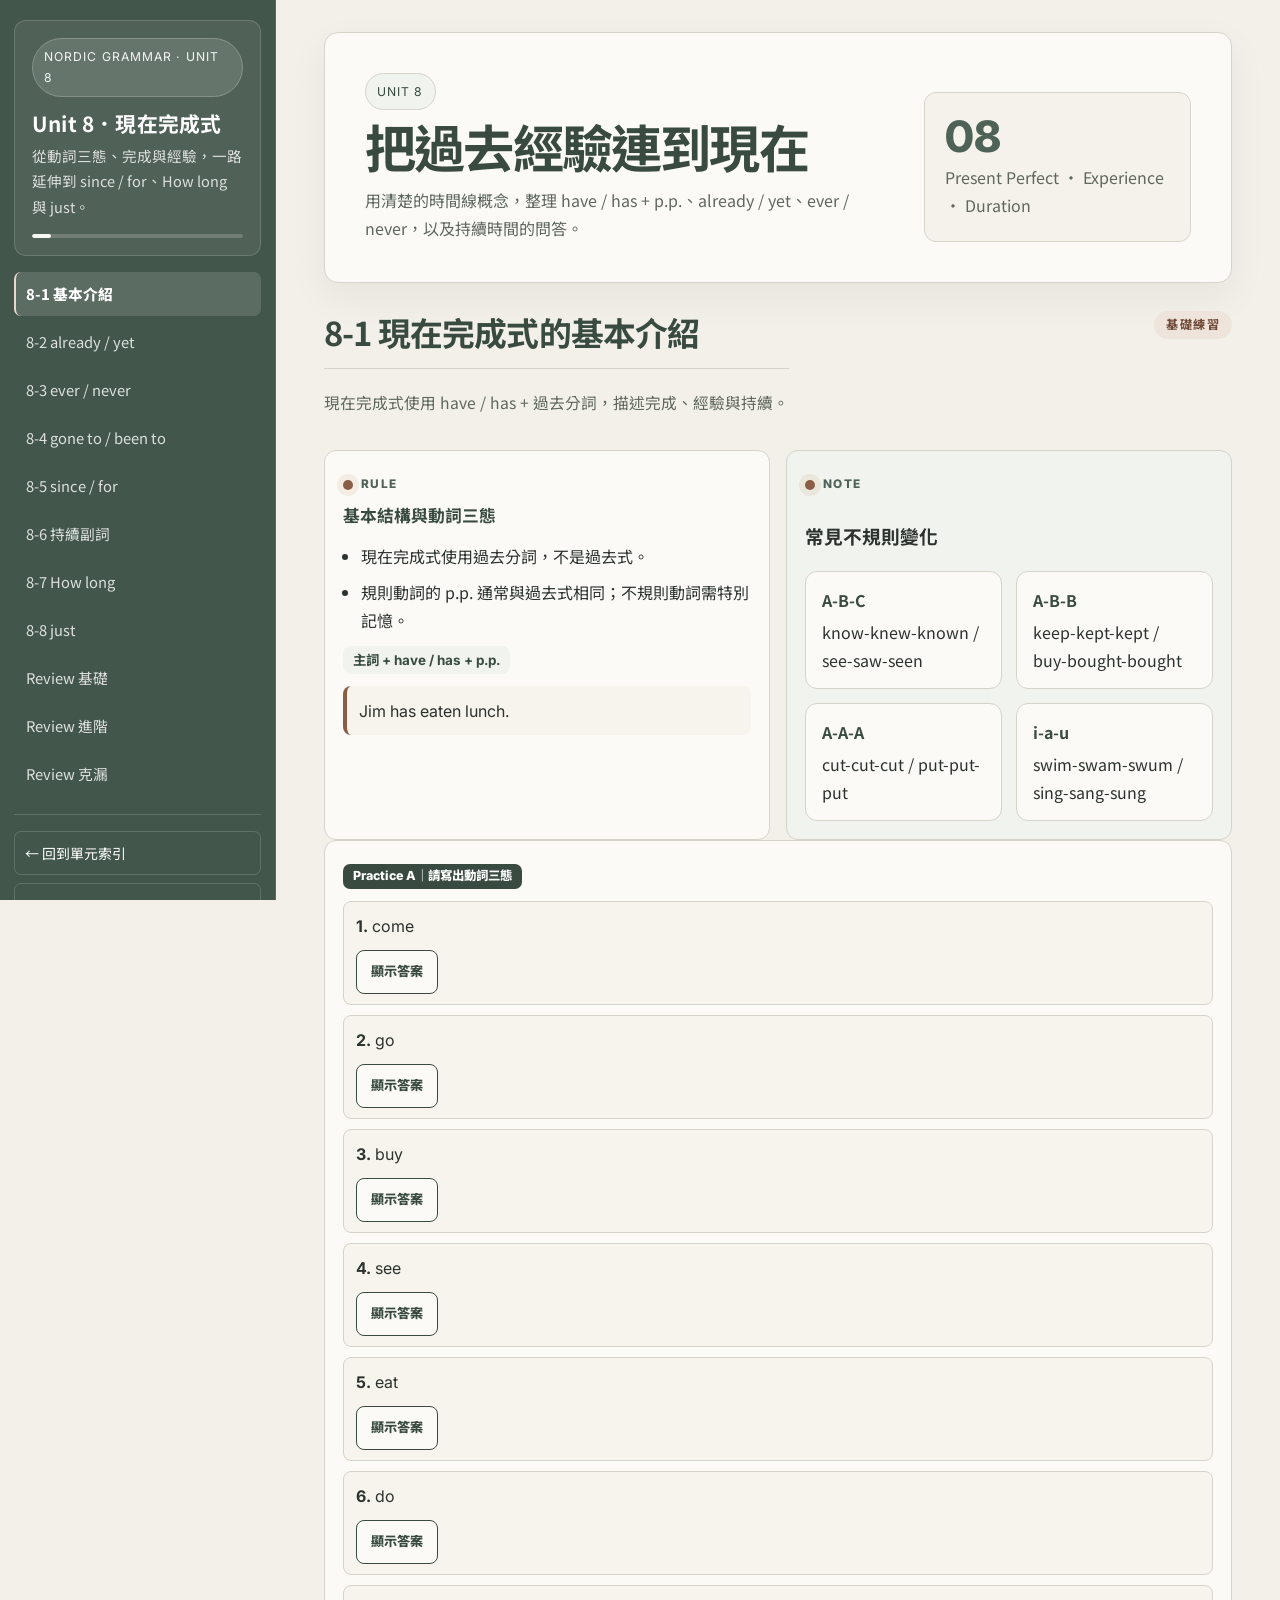
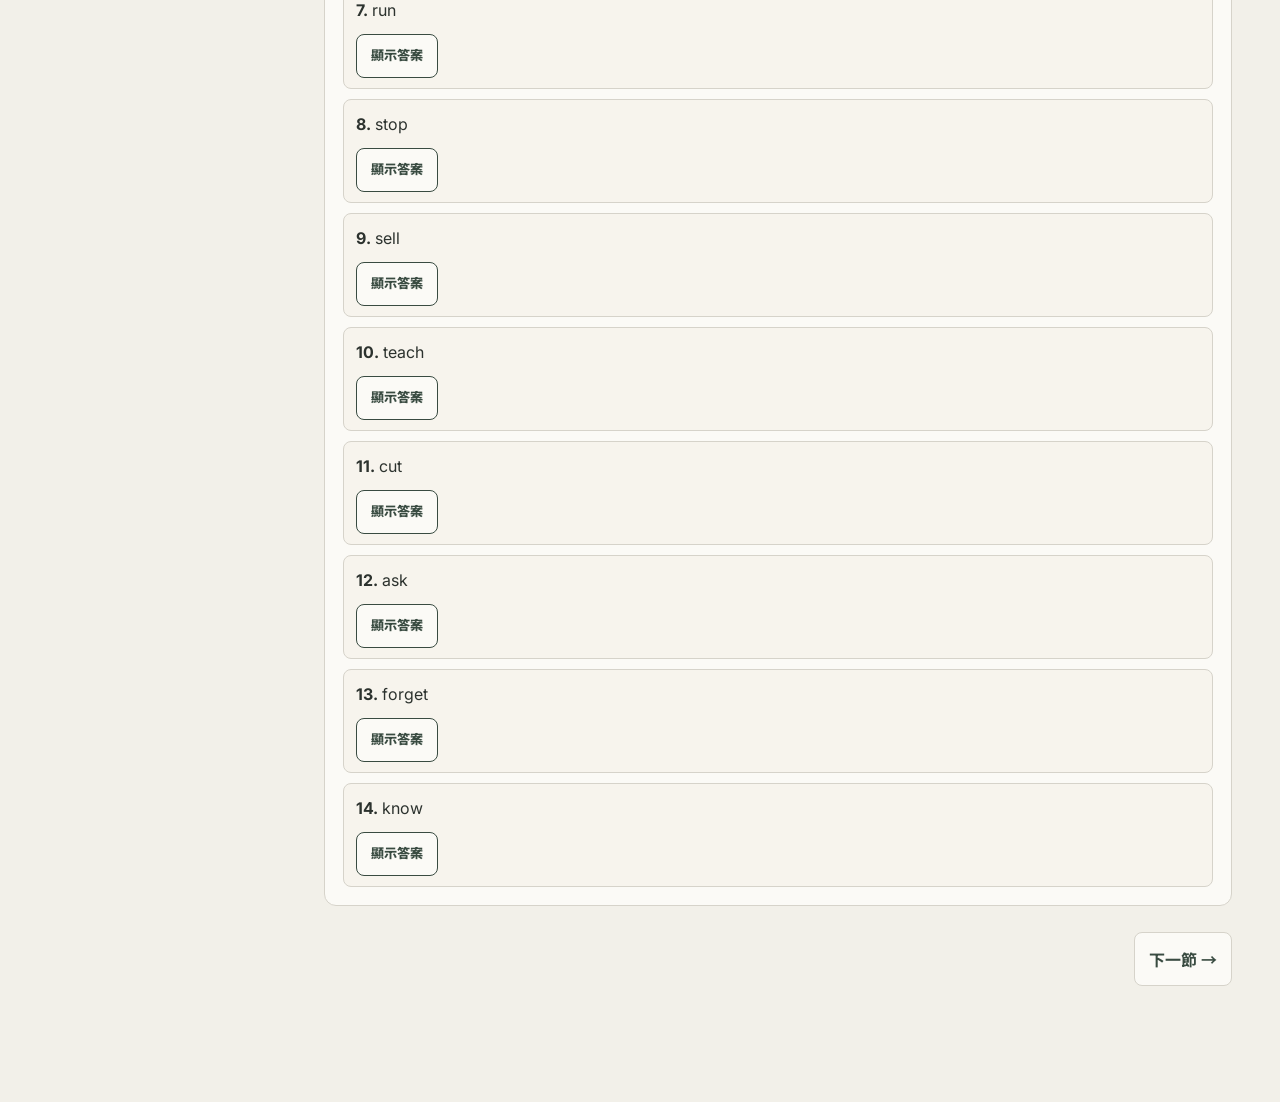
<file: B4Unit8.html>
<!DOCTYPE html><html lang="zh-TW"><head><meta charset="UTF-8"><meta name="viewport" content="width=device-width, initial-scale=1.0"><title>國中英語文法通 4 - Unit 8 現在完成式互動教學</title><link rel="preconnect" href="https://fonts.googleapis.com"><link rel="preconnect" href="https://fonts.gstatic.com" crossorigin><link href="https://fonts.googleapis.com/css2?family=Inter:wght@400;500;600;700;800&family=Noto+Sans+TC:wght@400;500;700;900&display=swap" rel="stylesheet"><script defer src="https://cdnjs.cloudflare.com/ajax/libs/gsap/3.12.5/gsap.min.js"></script><style>
    :root {
      --primary-color: #68775c;
      --primary-light: #dce5d7;
      --primary-soft: #f1f5ee;
      --primary-dark: #42503a;
      --primary-ink: #2e3829;
      --secondary-color: #faf8f2;
      --page-bg: #f4f2eb;
      --text-color: #343a31;
      --muted-text: #74786e;
      --accent-color:#b0835f;
      --accent-soft:#f4ece2;
      --success-color: #5f826e;
      --success-soft: #edf4ef;
      --error-color: #b66b65;
      --error-soft: #f8eeee;
      --warning-color: #b58a52;
      --surface: rgba(255,255,255,0.82);
      --surface-solid: #ffffff;
      --hairline: rgba(51,79,80,0.12);
      --hairline-strong: rgba(51,79,80,0.22);
      --border-radius: 22px;
      --shadow-soft: 0 10px 28px rgba(51,79,80,0.08);
      --shadow-lift: 0 24px 64px rgba(51,79,80,0.14);
      --shadow-card: 0 8px 22px rgba(51,79,80,0.07);
      --focus-ring: 0 0 0 4px rgba(197,139,98,0.24);
      --sidebar-width: 292px;
      --font-zh: "Noto Sans TC", "Microsoft JhengHei", "Heiti TC", sans-serif;
      --font-en: "Inter", "Noto Sans TC", sans-serif;
    }

    * { box-sizing: border-box; }
    html { scroll-behavior: smooth; }
    body {
      font-family: var(--font-zh);
      margin: 0;
      min-height: 100vh;
      background:
        radial-gradient(circle at 12% 6%, rgba(104,119,92,0.15), transparent 31%),
        radial-gradient(circle at 86% 12%, rgba(166,123,91,0.11), transparent 27%),
        radial-gradient(circle at 50% 100%, rgba(234,239,226,0.58), transparent 38%),
        linear-gradient(135deg, #f8fffe 0%, #f2faf8 48%, #fffafb 100%);
      color: var(--text-color);
      line-height: 1.75;
      -webkit-font-smoothing: antialiased;
      text-rendering: optimizeLegibility;
    }
    body::before {
      content: '';
      position: fixed;
      inset: 0;
      pointer-events: none;
      background-image:
        linear-gradient(rgba(51,79,80,0.035) 1px, transparent 1px),
        linear-gradient(90deg, rgba(51,79,80,0.035) 1px, transparent 1px);
      background-size: 34px 34px;
      mask-image: linear-gradient(to bottom, rgba(0,0,0,0.62), transparent 78%);
      z-index: -2;
    }
    body::after {
      content: '';
      position: fixed;
      width: 360px;
      height: 360px;
      right: -150px;
      bottom: -160px;
      border-radius: 50%;
      background: radial-gradient(circle, rgba(104,119,92,0.13), transparent 68%);
      pointer-events: none;
      z-index: -1;
    }
    @media (prefers-reduced-motion: reduce) {
      * { animation-duration: 0.001s !important; transition-duration: 0.001s !important; scroll-behavior: auto !important; }
    }
    :focus-visible { outline: none; box-shadow: var(--focus-ring); }
    ::selection { background: rgba(197,139,98,0.28); }

    .reading-progress { position: fixed; top: 0; left: 0; width: 0%; height: 4px; z-index: 2000; background: linear-gradient(90deg, var(--primary-color), var(--accent-color)); box-shadow: 0 0 18px rgba(82,122,122,0.32); transition: width 0.12s linear; }
    .app-shell { display: flex; min-height: 100vh; }
    .topbar {
      display: none; position: sticky; top: 0; z-index: 1100;
      background: rgba(51,79,80,0.86); backdrop-filter: blur(18px); -webkit-backdrop-filter: blur(18px);
      color: #fff; padding: 12px 16px; align-items: center; justify-content: space-between; border-bottom: 1px solid rgba(255,255,255,0.15); box-shadow: 0 12px 28px rgba(51,79,80,0.18);
    }
    .topbar .title { font-weight: 900; letter-spacing: 0.03em; }
    .hamburger {
      background: rgba(255,255,255,0.14); border: 1px solid rgba(255,255,255,0.24); color: #fff; width: 42px; height: 42px; border-radius: 14px; font-size: 1.2rem; cursor: pointer; display: flex; align-items: center; justify-content: center; transition: background 0.2s, transform 0.15s, border-color 0.2s;
    }
    .hamburger:active { transform: scale(0.94); }
    .hamburger:hover { background: rgba(255,255,255,0.24); border-color: rgba(255,255,255,0.38); }
    .sidebar {
      width: var(--sidebar-width); background: linear-gradient(180deg, rgba(51,79,80,0.97), rgba(82,122,122,0.92)), radial-gradient(circle at 0 0, rgba(255,255,255,0.24), transparent 35%);
      color: white; padding: 22px 16px 26px; position: fixed; height: 100%; overflow-y: auto; overscroll-behavior: contain; transition: transform 0.45s cubic-bezier(0.22, 1, 0.36, 1); z-index: 1000; box-shadow: 12px 0 34px rgba(51,79,80,0.20);
    }
    .sidebar::-webkit-scrollbar { width: 8px; }
    .sidebar::-webkit-scrollbar-thumb { background: rgba(255,255,255,0.36); border-radius: 999px; }
    .brand-card { position: relative; overflow: hidden; background: linear-gradient(145deg, rgba(255,255,255,0.18), rgba(255,255,255,0.08)); border: 1px solid rgba(255,255,255,0.22); border-radius: 24px; padding: 18px; margin-bottom: 18px; backdrop-filter: blur(14px); -webkit-backdrop-filter: blur(14px); box-shadow: inset 0 1px 0 rgba(255,255,255,0.20), 0 16px 34px rgba(0,0,0,0.08); }
    .brand-card::after { content: ''; position: absolute; width: 150px; height: 150px; right: -64px; top: -64px; background: radial-gradient(circle, rgba(255,255,255,0.22), transparent 64%); pointer-events: none; }
    .unit-pill { display: inline-flex; align-items: center; gap: 8px; font-family: var(--font-en); font-size: 0.76rem; letter-spacing: 0.09em; text-transform: uppercase; color: rgba(255,255,255,0.92); background: rgba(255,255,255,0.13); border: 1px solid rgba(255,255,255,0.20); border-radius: 999px; padding: 7px 11px; }
    .brand-card h2 { margin: 12px 0 6px; font-size: 1.46rem; line-height: 1.35; letter-spacing: 0.01em; }
    .brand-card p { margin: 0; font-size: 0.91rem; color: rgba(255,255,255,0.80); }
    .progress-mini { margin-top: 15px; height: 7px; background: rgba(255,255,255,0.18); border-radius: 999px; overflow: hidden; }
    .progress-mini span { display: block; height: 100%; width: 8%; background: linear-gradient(90deg, #ffffff, #e7ded0); border-radius: 999px; transition: width 0.45s ease; }
    .nav-links { list-style: none; padding: 0; margin: 0; }
    .nav-links li { margin-bottom: 7px; }
    .nav-links a { color: rgba(255,255,255,0.82); text-decoration: none; display: block; padding: 10px 12px; border-radius: 15px; transition: background-color 0.22s ease, color 0.22s ease, transform 0.22s ease, padding-left 0.22s ease; font-size: 0.92rem; line-height: 1.45; position: relative; overflow: hidden; }
    .nav-links a:hover, .nav-links a.active { background: rgba(255,255,255,0.17); color: #fff; font-weight: 800; padding-left: 18px; transform: translateX(2px); }
    .sidebar-footer { margin-top: 20px; padding-top: 18px; border-top: 1px solid rgba(255,255,255,0.16); display: grid; gap: 10px; }
    .sidebar-footer a { color: #fff; text-decoration: none; font-size: 0.88rem; padding: 10px 12px; border-radius: 14px; background: rgba(255,255,255,0.10); }
    .sidebar-footer a:hover { background: rgba(255,255,255,0.18); }
    .main-content { margin-left: var(--sidebar-width); flex: 1; padding: 32px 38px 90px; }
    .hero-section {
      position: relative; overflow: hidden; background: linear-gradient(135deg, rgba(255,255,255,0.80), rgba(255,255,255,0.56)); border: 1px solid rgba(255,255,255,0.68); border-radius: 30px; padding: 34px clamp(22px, 5vw, 42px); box-shadow: var(--shadow-lift); margin-bottom: 26px;
    }
    .hero-section::before { content: ''; position: absolute; inset: 0; background: linear-gradient(120deg, rgba(255,255,255,0), rgba(255,255,255,0.28)); pointer-events: none; }
    .hero-grid { display: grid; grid-template-columns: minmax(0, 1.6fr) minmax(220px, 0.8fr); gap: 26px; align-items: end; }
    .hero-section h1 { margin: 8px 0 10px; font-size: clamp(2rem, 4vw, 3rem); line-height: 1.12; color: var(--primary-dark); }
    .hero-section p { margin: 0; color: var(--muted-text); font-size: 1rem; }
    .hero-badge { justify-self: end; background: linear-gradient(145deg, rgba(255,255,255,0.96), rgba(255,255,255,0.75)); border: 1px solid rgba(255,255,255,0.75); border-radius: 28px; padding: 22px 20px; min-width: 210px; box-shadow: var(--shadow-soft); }
    .hero-badge strong { display: block; font: 800 2.7rem/1 var(--font-en); color: var(--primary-color); }
    .hero-badge span { display: block; margin-top: 4px; color: var(--muted-text); }
    .section { display: none; margin-top: 16px; }
    .section.active { display: block; }
    .section-head { display: flex; align-items: flex-start; justify-content: space-between; gap: 12px; margin-bottom: 16px; }
    .section-title { margin: 0; font-size: clamp(1.55rem, 3vw, 2rem); line-height: 1.2; color: var(--primary-dark); }
    .level-label { color: var(--accent-color); font: 700 0.76rem/1 var(--font-en); letter-spacing: 0.12em; text-transform: uppercase; background: var(--accent-soft); border-radius: 999px; padding: 8px 12px; }
    .lede { margin: 0 0 18px; color: var(--muted-text); font-size: 0.98rem; }
    .grid-2 { display: grid; grid-template-columns: repeat(2, minmax(0, 1fr)); gap: 16px; }
    .grammar-box, .practice-container, .review-card, .tip-box {
      background: var(--surface); border: 1px solid rgba(255,255,255,0.65); border-radius: 22px; box-shadow: var(--shadow-card); padding: 18px 18px 18px;
      backdrop-filter: blur(10px); -webkit-backdrop-filter: blur(10px);
    }
    .grammar-box h3, .practice-container h3, .review-card h3 { margin: 0 0 12px; font-size: 1.05rem; color: var(--primary-dark); }
    .tip-box { background: linear-gradient(140deg, var(--primary-soft), rgba(255,255,255,0.88)); }
    .eyebrow-label { display: inline-flex; align-items: center; gap: 8px; margin-bottom: 10px; font: 800 0.74rem/1 var(--font-en); letter-spacing: 0.12em; text-transform: uppercase; color: var(--primary-color); }
    .eyebrow-label::before { content: ''; width: 10px; height: 10px; border-radius: 50%; background: var(--accent-color); box-shadow: 0 0 0 6px rgba(197,139,98,0.13); }
    table.data-table { width: 100%; border-collapse: collapse; font-size: 0.95rem; overflow: hidden; border-radius: 16px; }
    .data-table th, .data-table td { border: 1px solid var(--hairline-strong); padding: 10px 12px; vertical-align: top; }
    .data-table th { background: var(--primary-light); color: var(--primary-dark); text-align: left; }
    .data-table td small { color: var(--muted-text); }
    .formula-list, .note-list, .example-list { margin: 0; padding-left: 1.1rem; }
    .formula-list li, .note-list li, .example-list li { margin-bottom: 8px; }
    .example { margin: 8px 0 0; padding: 10px 12px; background: rgba(255,255,255,0.66); border-left: 4px solid var(--accent-color); border-radius: 12px; }
    .practice-items { display: grid; gap: 10px; }
    .practice-item { padding: 10px 12px; background: rgba(255,255,255,0.65); border: 1px solid rgba(51,79,80,0.08); border-radius: 14px; }
    .practice-label { display: inline-flex; align-items: center; gap: 8px; padding: 6px 10px; border-radius: 999px; font: 800 0.78rem/1 var(--font-en); color: #fff; background: linear-gradient(90deg, var(--primary-color), var(--accent-color)); margin-bottom: 12px; }
    .answer-btn { margin-top: 10px; display: inline-flex; align-items: center; gap: 6px; background: rgba(255,255,255,0.9); color: var(--primary-dark); border: 1.6px solid var(--primary-color); padding: 6px 15px; border-radius: 999px; cursor: pointer; font: 800 0.82rem/1.2 var(--font-en); transition: background-color 0.2s ease, color 0.2s ease, box-shadow 0.2s ease, transform 0.1s ease; }
    .answer-btn:hover { background: var(--primary-color); color: #fff; box-shadow: 0 8px 16px rgba(0,0,0,0.14); transform: translateY(-1px); }
    .answer-btn:active { transform: scale(0.96); }
    .answer-btn:focus-visible { outline: none; box-shadow: 0 0 0 4px var(--accent-soft); }
    .answer-btn::before { content: ""; width: 7px; height: 7px; border-radius: 50%; background: var(--accent-color); }
    .answer-text { display: none; margin-top: 10px; color: var(--primary-dark); font-weight: 700; padding: 10px 14px; background: var(--accent-soft); border-radius: 12px; border-left: 4px solid var(--accent-color); line-height: 1.6; text-decoration: none; }
    .answer-inline { color: var(--primary-color); font-weight: 700; }
    .formula-pill { display: inline-block; padding: 6px 10px; border-radius: 999px; background: var(--primary-soft); color: var(--primary-dark); font: 700 0.84rem/1.2 var(--font-en); margin: 4px 6px 4px 0; }
    .review-card + .review-card { margin-top: 16px; }
    .score-block { margin-bottom: 12px; }
    .score-head { display: flex; justify-content: space-between; gap: 12px; margin-bottom: 8px; font-weight: 700; color: var(--primary-dark); }
    .score-track { height: 10px; background: rgba(51,79,80,0.08); border-radius: 999px; overflow: hidden; }
    .score-fill { height: 100%; width: 0%; background: linear-gradient(90deg, var(--primary-color), var(--accent-color)); transition: width 0.25s ease; }
    .score-done { margin-top: 6px; color: var(--muted-text); font-size: 0.9rem; }
    .quiz-item { margin-bottom: 14px; padding: 14px; background: rgba(255,255,255,0.66); border: 1px solid rgba(51,79,80,0.10); border-radius: 16px; }
    .quiz-question { font-weight: 700; color: var(--primary-dark); margin-bottom: 12px; }
    .quiz-options { display: grid; grid-template-columns: 1fr 1fr; gap: 10px; }
    .quiz-option { appearance: none; border: 1px solid var(--hairline-strong); background: #fff; border-radius: 12px; padding: 10px 12px; text-align: left; font: inherit; color: var(--text-color); cursor: pointer; transition: transform 0.15s ease, border-color 0.15s ease, background 0.15s ease; }
    .quiz-option:hover { transform: translateY(-2px); border-color: var(--primary-color); }
    .quiz-option.correct { background: var(--success-soft); border-color: var(--success-color); color: #22543c; }
    .quiz-option.wrong { background: var(--error-soft); border-color: var(--error-color); color: #8c2d34; }
    .cloze-article { margin-bottom: 18px; padding: 14px 16px; border-radius: 16px; background: rgba(255,255,255,0.7); border: 1px dashed var(--hairline-strong); color: var(--text-color); }
    .summary-grid { display: grid; grid-template-columns: repeat(2, minmax(0,1fr)); gap: 14px; }
    .summary-grid .mini { padding: 14px 16px; background: rgba(255,255,255,.62); border-radius: 16px; border: 1px solid rgba(51,79,80,0.08); }
    .mini strong { display: block; color: var(--primary-dark); margin-bottom: 4px; }
    .section-nav { display: flex; justify-content: space-between; gap: 12px; margin-top: 26px; }
    .section-nav a { text-decoration: none; padding: 12px 14px; border-radius: 14px; background: rgba(255,255,255,0.74); border: 1px solid rgba(51,79,80,0.10); color: var(--primary-dark); font-weight: 700; }
    .section-nav a:hover { background: #fff; }
    .overlay { display: none; position: fixed; inset: 0; background: rgba(17,26,26,0.42); z-index: 950; }
    .overlay.show { display: block; }
    .en, .practice-question, .quiz-question, .quiz-option, .answer-text, .formula-pill, .cloze-article { font-family: var(--font-en); }
    @media (max-width: 1040px) {
      .hero-grid, .grid-2, .summary-grid { grid-template-columns: 1fr; }
      .hero-badge { justify-self: start; }
    }
    @media (max-width: 920px) {
      .topbar { display: flex; }
      .sidebar { transform: translateX(-100%); }
      .sidebar.open { transform: translateX(0); }
      .main-content { margin-left: 0; padding: 24px 16px 84px; }
      .hero-section { margin-top: 14px; }
    }
    @media (max-width: 640px) {
      .quiz-options { grid-template-columns: 1fr; }
      .section-head { display: block; }
      .level-label { display: inline-block; margin-top: 10px; }
      .hero-section h1 { font-size: 1.85rem; }
      .hero-badge strong { font-size: 2.2rem; }
      .practice-item { padding: 10px; }
    }
</style><style id="series-theme">
:root{--primary-color:#68775c;--primary-light:#dce5d7;--primary-soft:#f1f5ee;--primary-dark:#42503a;--primary-ink:#2e3829;--secondary-color:#faf8f2;--page-bg:#f4f2eb;--text-color:#343a31;--muted-text:#74786e;--accent-color:#b0835f;--accent-soft:#f4ece2;}
body{background:radial-gradient(circle at 12% 6%,rgba(104,119,92,.14),transparent 31%),radial-gradient(circle at 86% 12%,rgba(166,123,91,.10),transparent 27%),radial-gradient(circle at 50% 100%,rgba(220,229,215,.56),transparent 38%),linear-gradient(135deg,#f4f2eb 0%,#faf8f2 52%,#fbfaf7 100%) !important;}
body::after{background:radial-gradient(circle,rgba(104,119,92,.12),transparent 68%) !important;}
.sidebar{background:linear-gradient(180deg,rgba(66,80,58,.98),rgba(104,119,92,.94)),radial-gradient(circle at 0 0,rgba(255,255,255,.16),transparent 36%) !important;}

.skip-link{position:fixed;left:16px;top:12px;z-index:3000;transform:translateY(-160%);background:var(--primary-dark);color:#fff;padding:9px 14px;border-radius:10px;text-decoration:none;transition:transform .2s ease;}
.skip-link:focus{transform:translateY(0);}
.answer-btn{padding:8px 16px;}
@media (max-width:640px){.answer-btn{padding:11px 18px;font-size:0.9rem;}}
</style><link rel="stylesheet" href="nordic.css"></head><body><a href="#mainContent" class="skip-link">跳至主內容</a><div class="reading-progress" id="readingProgress"></div><div class="topbar"><button type="button" class="hamburger" id="hamburger" aria-label="開啟選單">☰</button><div class="title">B4 Unit 8｜現在完成式</div></div><div class="overlay" id="overlay"></div><div class="app-shell"><aside class="sidebar" id="sidebar"><div class="brand-card"><div class="unit-pill">Nordic Grammar · Unit 8</div><h2>Unit 8．現在完成式</h2><p>從動詞三態、完成與經驗，一路延伸到 since / for、How long 與 just。</p><div class="progress-mini"><span id="sidebarProgress"></span></div></div><ul class="nav-links" id="navLinks"><li><a href="#" data-section="u8-1" class="active">8-1 基本介紹</a></li><li><a href="#" data-section="u8-2" class="">8-2 already / yet</a></li><li><a href="#" data-section="u8-3" class="">8-3 ever / never</a></li><li><a href="#" data-section="u8-4" class="">8-4 gone to / been to</a></li><li><a href="#" data-section="u8-5" class="">8-5 since / for</a></li><li><a href="#" data-section="u8-6" class="">8-6 持續副詞</a></li><li><a href="#" data-section="u8-7" class="">8-7 How long</a></li><li><a href="#" data-section="u8-8" class="">8-8 just</a></li><li><a href="#" data-section="review-basic" class="">Review 基礎</a></li><li><a href="#" data-section="review-adv" class="">Review 進階</a></li><li><a href="#" data-section="review-cloze" class="">Review 克漏</a></li></ul><div class="sidebar-footer"><a href="index.html">← 回到 Index</a><a href="B4Unit7.html">← Unit 7</a><a href="B4Unit9.html">Unit 9 →</a></div></aside><main class="main-content" id="mainContent"><header class="hero-section"><div class="hero-grid"><div><div class="unit-pill" style="color:var(--primary-color);background:var(--primary-soft);border-color:transparent;">Unit 8</div><h1>把過去經驗連到現在</h1><p>用清楚的時間線概念，整理 have / has + p.p.、already / yet、ever / never，以及持續時間的問答。</p></div><div class="hero-badge"><strong>08</strong><span>Present Perfect · Experience · Duration</span></div></div></header><section id="u8-1" class="section active"><div class="section-head"><div><h2 class="section-title">8-1 現在完成式的基本介紹</h2><p class="lede">現在完成式使用 have / has + 過去分詞，描述完成、經驗與持續。</p></div><div class="level-label">基礎練習</div></div><div class="grid-2"><div class="grammar-box"><div class="eyebrow-label">Rule</div><h3>基本結構與動詞三態</h3><ul class="note-list"><li>現在完成式使用過去分詞，不是過去式。</li><li>規則動詞的 p.p. 通常與過去式相同；不規則動詞需特別記憶。</li></ul><span class="formula-pill">主詞 + have / has + p.p.</span><div class="example"><span class="en">Jim has eaten lunch.</span></div></div><div class="tip-box"><div class="eyebrow-label">Note</div><h3>常見不規則變化</h3><div class="summary-grid"><div class="mini"><strong>A-B-C</strong><div>know-knew-known / see-saw-seen</div></div><div class="mini"><strong>A-B-B</strong><div>keep-kept-kept / buy-bought-bought</div></div><div class="mini"><strong>A-A-A</strong><div>cut-cut-cut / put-put-put</div></div><div class="mini"><strong>i-a-u</strong><div>swim-swam-swum / sing-sang-sung</div></div></div></div></div><div class="practice-container"><div class="practice-label">Practice A｜請寫出動詞三態</div><div class="practice-items"><div class="practice-item"><div class="practice-question"><strong>1.</strong> come</div><div class="answer-text">come / came / come</div></div><div class="practice-item"><div class="practice-question"><strong>2.</strong> go</div><div class="answer-text">go / went / gone</div></div><div class="practice-item"><div class="practice-question"><strong>3.</strong> buy</div><div class="answer-text">buy / bought / bought</div></div><div class="practice-item"><div class="practice-question"><strong>4.</strong> see</div><div class="answer-text">see / saw / seen</div></div><div class="practice-item"><div class="practice-question"><strong>5.</strong> eat</div><div class="answer-text">eat / ate / eaten</div></div><div class="practice-item"><div class="practice-question"><strong>6.</strong> do</div><div class="answer-text">do / did / done</div></div><div class="practice-item"><div class="practice-question"><strong>7.</strong> run</div><div class="answer-text">run / ran / run</div></div><div class="practice-item"><div class="practice-question"><strong>8.</strong> stop</div><div class="answer-text">stop / stopped / stopped</div></div><div class="practice-item"><div class="practice-question"><strong>9.</strong> sell</div><div class="answer-text">sell / sold / sold</div></div><div class="practice-item"><div class="practice-question"><strong>10.</strong> teach</div><div class="answer-text">teach / taught / taught</div></div><div class="practice-item"><div class="practice-question"><strong>11.</strong> cut</div><div class="answer-text">cut / cut / cut</div></div><div class="practice-item"><div class="practice-question"><strong>12.</strong> ask</div><div class="answer-text">ask / asked / asked</div></div><div class="practice-item"><div class="practice-question"><strong>13.</strong> forget</div><div class="answer-text">forget / forgot / forgotten</div></div><div class="practice-item"><div class="practice-question"><strong>14.</strong> know</div><div class="answer-text">know / knew / known</div></div></div></div><div class="section-nav"><span></span><a href="#" data-section="u8-2">下一節 →</a></div></section><section id="u8-2" class="section"><div class="section-head"><div><h2 class="section-title">8-2 現在完成式句型與 already / yet</h2><p class="lede">already 常用於肯定句；yet 常用於否定句與疑問句。</p></div><div class="level-label">基礎練習</div></div><div class="grid-2"><div class="grammar-box"><div class="eyebrow-label">Rule</div><h3>肯定、否定與疑問</h3><span class="formula-pill">主詞 + have / has + p.p.</span><span class="formula-pill">主詞 + have / has not + p.p.</span><span class="formula-pill">Have / Has + 主詞 + p.p. ...?</span><div class="example"><span class="en">She has already done her homework.</span><br><span class="en">She has not done her homework yet.</span><br><span class="en">Has she done her homework yet?</span></div></div><div class="tip-box"><div class="eyebrow-label">Note</div><h3>位置</h3><div class="summary-grid"><div class="mini"><strong>already</strong><div>have / has 與 p.p. 中間，或句尾</div></div><div class="mini"><strong>yet</strong><div>通常置於疑問句或否定句句尾</div></div></div></div></div><div class="practice-container"><div class="practice-label">Practice B｜請依提示改寫</div><div class="practice-items"><div class="practice-item"><div class="practice-question"><strong>1.</strong> I have read that novel.（already 放句中）</div><div class="answer-text">I have already read that novel.</div></div><div class="practice-item"><div class="practice-question"><strong>2.</strong> They have eaten pizza.（already 放句尾）</div><div class="answer-text">They have eaten pizza already.</div></div><div class="practice-item"><div class="practice-question"><strong>3.</strong> Have you been to America?（肯定簡答）</div><div class="answer-text">Yes, I have.</div></div><div class="practice-item"><div class="practice-question"><strong>4.</strong> Sandy has drunk much wine.（yet 改否定）</div><div class="answer-text">Sandy hasn’t drunk much wine yet.</div></div><div class="practice-item"><div class="practice-question"><strong>5.</strong> Kitty has already studied Lesson Five.（改疑問）</div><div class="answer-text">Has Kitty studied Lesson Five yet?</div></div><div class="practice-item"><div class="practice-question"><strong>6.</strong> I have taught those students.（yet 改疑問）</div><div class="answer-text">Have you taught those students yet?</div></div></div></div><div class="section-nav"><a href="#" data-section="u8-1">← 上一節</a><a href="#" data-section="u8-3">下一節 →</a></div></section><section id="u8-3" class="section"><div class="section-head"><div><h2 class="section-title">8-3 ever / before / once / twice / never</h2><p class="lede">現在完成式可表達經驗，常搭配 ever、never、before、once、twice 等副詞。</p></div><div class="level-label">基礎練習</div></div><div class="grid-2"><div class="grammar-box"><div class="eyebrow-label">Rule</div><h3>經驗用法</h3><ul class="note-list"><li>ever 常放在 have / has 與 p.p. 之間。</li><li>once / twice / three times / before 通常置於句尾。</li><li>never 放在 have / has 後面。</li></ul><div class="example"><span class="en">Have you ever seen a 3D movie?</span><br><span class="en">No, I never have.</span></div></div><div class="tip-box"><div class="eyebrow-label">Note</div><h3>簡答形式</h3><div class="summary-grid"><div class="mini"><strong>肯定</strong><div>Yes, I have. / Yes, I’ve seen one.</div></div><div class="mini"><strong>否定</strong><div>No, never. / No, I never have.</div></div></div></div></div><div class="practice-container"><div class="practice-label">Practice C｜請依提示改寫</div><div class="practice-items"><div class="practice-item"><div class="practice-question"><strong>1.</strong> Yes, they have.（never 改否定回答）</div><div class="answer-text">No, they never have.</div></div><div class="practice-item"><div class="practice-question"><strong>2.</strong> We have learned English.（加入 never）</div><div class="answer-text">We have never learned English.</div></div><div class="practice-item"><div class="practice-question"><strong>3.</strong> Kitty has seen a falling star.（ever 改疑問）</div><div class="answer-text">Has Kitty ever seen a falling star?</div></div><div class="practice-item"><div class="practice-question"><strong>4.</strong> Sandy and Sally have watched the show.（加入 twice）</div><div class="answer-text">Sandy and Sally have watched the show twice.</div></div><div class="practice-item"><div class="practice-question"><strong>5.</strong> Has Tina ever ridden a horse before?（never 回答）</div><div class="answer-text">No, she never has.</div></div><div class="practice-item"><div class="practice-question"><strong>6.</strong> She has never seen a giraffe.（加入 before）</div><div class="answer-text">She has never seen a giraffe before.</div></div></div></div><div class="section-nav"><a href="#" data-section="u8-2">← 上一節</a><a href="#" data-section="u8-4">下一節 →</a></div></section><section id="u8-4" class="section"><div class="section-head"><div><h2 class="section-title">8-4 have gone to / have been to</h2><p class="lede">have gone to 表示人去了某地、目前仍在那裡；have been to 表示曾經去過、目前不在那裡。</p></div><div class="level-label">基礎練習</div></div><div class="grid-2"><div class="grammar-box"><div class="eyebrow-label">Rule</div><h3>兩個句型的差異</h3><div class="example"><span class="en">Meg has gone to Taipei.</span>（Meg 現在在台北）<br><span class="en">Meg has been to Taipei.</span>（Meg 曾去過，目前不在台北）</div></div><div class="tip-box"><div class="eyebrow-label">Note</div><h3>經驗次數</h3><p>have / has been to 可搭配 once、twice、three times、several times。</p></div></div><div class="practice-container"><div class="practice-label">Practice D｜填入 have / has gone to 或 have / has been to</div><div class="practice-items"><div class="practice-item"><div class="practice-question"><strong>1.</strong> We ___ America. We are shopping now.</div><div class="answer-text">have gone to</div></div><div class="practice-item"><div class="practice-question"><strong>2.</strong> I ___ London. It was fun.</div><div class="answer-text">have been to</div></div><div class="practice-item"><div class="practice-question"><strong>3.</strong> Mary ___ Japan. She will be back tomorrow.</div><div class="answer-text">has gone to</div></div><div class="practice-item"><div class="practice-question"><strong>4.</strong> She ___ America twice.</div><div class="answer-text">has been to</div></div><div class="practice-item"><div class="practice-question"><strong>5.</strong> A: Is Sandy at home? B: No, she ___ France.</div><div class="answer-text">has gone to</div></div><div class="practice-item"><div class="practice-question"><strong>6.</strong> Candy ___ Canada several times.</div><div class="answer-text">has been to</div></div></div></div><div class="section-nav"><a href="#" data-section="u8-3">← 上一節</a><a href="#" data-section="u8-5">下一節 →</a></div></section><section id="u8-5" class="section"><div class="section-head"><div><h2 class="section-title">8-5 since / for</h2><p class="lede">for 接一段時間；since 接時間起點，也可以接過去式子句。</p></div><div class="level-label">基礎練習</div></div><div class="grid-2"><div class="grammar-box"><div class="eyebrow-label">Rule</div><h3>持續時間的兩種表達</h3><span class="formula-pill">for + 一段時間</span><span class="formula-pill">since + 過去時間起點</span><span class="formula-pill">since + 過去式子句</span><div class="example"><span class="en">Mr. Lin has taught English for ten years.</span><br><span class="en">I haven’t seen John since 2010.</span><br><span class="en">I haven’t written to Bruce since I left.</span></div></div><div class="tip-box"><div class="eyebrow-label">Note</div><h3>判斷方式</h3><div class="summary-grid"><div class="mini"><strong>for</strong><div>回答「多久」：ten years / one hour</div></div><div class="mini"><strong>since</strong><div>回答「從何時開始」：2010 / I was six</div></div></div></div></div><div class="practice-container"><div class="practice-label">Practice E｜請填入 since 或 for</div><div class="practice-items"><div class="practice-item"><div class="practice-question"><strong>1.</strong> I have learned English ___ I was six.</div><div class="answer-text">since</div></div><div class="practice-item"><div class="practice-question"><strong>2.</strong> She has worked ___ eight hours.</div><div class="answer-text">for</div></div><div class="practice-item"><div class="practice-question"><strong>3.</strong> He has played the piano ___ four o’clock.</div><div class="answer-text">since</div></div><div class="practice-item"><div class="practice-question"><strong>4.</strong> The window has been open ___ thirty minutes.</div><div class="answer-text">for</div></div><div class="practice-item"><div class="practice-question"><strong>5.</strong> She has been in school ___ one hour.</div><div class="answer-text">for</div></div><div class="practice-item"><div class="practice-question"><strong>6.</strong> Jay has danced ___ he was a child.</div><div class="answer-text">since</div></div><div class="practice-item"><div class="practice-question"><strong>7.</strong> They haven’t bought a new car ___ 2010.</div><div class="answer-text">since</div></div></div></div><div class="section-nav"><a href="#" data-section="u8-4">← 上一節</a><a href="#" data-section="u8-6">下一節 →</a></div></section><section id="u8-6" class="section"><div class="section-head"><div><h2 class="section-title">8-6 表持續的副詞</h2><p class="lede">so far、recently、all day、all this year、all my life 常與現在完成式連用。</p></div><div class="level-label">進階練習</div></div><div class="grid-2"><div class="grammar-box"><div class="eyebrow-label">Rule</div><h3>常見副詞片語</h3><ul class="note-list"><li>so far：到目前為止</li><li>recently：最近</li><li>all day / all this year / all my life：整段時間持續</li></ul><div class="example"><span class="en">It has been OK so far.</span><br><span class="en">How have you been recently?</span></div></div><div class="tip-box"><div class="eyebrow-label">Note</div><h3>recently 的彈性</h3><p>recently 也可搭配過去式，例如：<span class="en">I went there recently.</span></p></div></div><div class="practice-container"><div class="practice-label">Practice F｜依提示用現在完成式造句</div><div class="practice-items"><div class="practice-item"><div class="practice-question"><strong>1.</strong> It / be / sunny / all day</div><div class="answer-text">It has been sunny all day.</div></div><div class="practice-item"><div class="practice-question"><strong>2.</strong> Tina / learn / English very well / so far</div><div class="answer-text">Tina has learned English very well so far.</div></div><div class="practice-item"><div class="practice-question"><strong>3.</strong> Candy and Andy / see / elephants / recently</div><div class="answer-text">Candy and Andy have seen elephants recently.</div></div><div class="practice-item"><div class="practice-question"><strong>4.</strong> William / study / English / hard / all this year</div><div class="answer-text">William has studied English hard all this year.</div></div><div class="practice-item"><div class="practice-question"><strong>5.</strong> Ken / teach / math / all his life</div><div class="answer-text">Ken has taught math all his life.</div></div><div class="practice-item"><div class="practice-question"><strong>6.</strong> I / be / tired / all day</div><div class="answer-text">I have been tired all day.</div></div></div></div><div class="section-nav"><a href="#" data-section="u8-5">← 上一節</a><a href="#" data-section="u8-7">下一節 →</a></div></section><section id="u8-7" class="section"><div class="section-head"><div><h2 class="section-title">8-7 現在完成式的 how 問句</h2><p class="lede">How long 用來詢問某動作或狀態持續多久，回答通常搭配 for 或 since。</p></div><div class="level-label">進階練習</div></div><div class="grid-2"><div class="grammar-box"><div class="eyebrow-label">Rule</div><h3>How long 問答</h3><span class="formula-pill">How long + have / has + 主詞 + p.p. ...?</span><span class="formula-pill">主詞 + have / has + p.p. + for / since ...</span><div class="example"><span class="en">How long has she lived in Taipei?</span><br><span class="en">She has lived in Taipei for ten years.</span></div></div><div class="tip-box"><div class="eyebrow-label">Note</div><h3>since 子句</h3><div class="example"><span class="en">She has lived in Taipei since she was little.</span><br><span class="en">Since she was little, she has lived in Taipei.</span></div></div></div><div class="practice-container"><div class="practice-label">Practice G｜請依提示回答</div><div class="practice-items"><div class="practice-item"><div class="practice-question"><strong>1.</strong> How long have you learned English?（六年）</div><div class="answer-text">I have learned English for six years.</div></div><div class="practice-item"><div class="practice-question"><strong>2.</strong> How long has your brother taken piano lessons?（從去年起）</div><div class="answer-text">He has taken piano lessons since last year.</div></div><div class="practice-item"><div class="practice-question"><strong>3.</strong> How long have they had breakfast?（一小時）</div><div class="answer-text">They have had breakfast for one hour.</div></div><div class="practice-item"><div class="practice-question"><strong>4.</strong> How long has Peter written a letter?（兩小時）</div><div class="answer-text">He has written a letter for two hours.</div></div><div class="practice-item"><div class="practice-question"><strong>5.</strong> How long have you read that novel?（從昨天起）</div><div class="answer-text">I have read that novel since yesterday.</div></div><div class="practice-item"><div class="practice-question"><strong>6.</strong> How long has Candy worked in that company?（從她搬去台北）</div><div class="answer-text">She has worked in that company since she moved to Taipei.</div></div></div></div><div class="section-nav"><a href="#" data-section="u8-6">← 上一節</a><a href="#" data-section="u8-8">下一節 →</a></div></section><section id="u8-8" class="section"><div class="section-head"><div><h2 class="section-title">8-8 現在完成式與 just</h2><p class="lede">just 表示「剛剛」，放在 have / has 與 p.p. 之間；just now 則搭配過去式並放句尾。</p></div><div class="level-label">進階練習</div></div><div class="grid-2"><div class="grammar-box"><div class="eyebrow-label">Rule</div><h3>just 與 just now</h3><div class="example"><span class="en">I have just come back.</span><br><span class="en">I came back just now.</span></div></div><div class="tip-box"><div class="eyebrow-label">Note</div><h3>快速判斷</h3><div class="summary-grid"><div class="mini"><strong>just</strong><div>現在完成式：have / has just + p.p.</div></div><div class="mini"><strong>just now</strong><div>過去式：V-ed / irregular past + just now</div></div></div></div></div><div class="practice-container"><div class="practice-label">Practice H｜請依提示改寫</div><div class="practice-items"><div class="practice-item"><div class="practice-question"><strong>1.</strong> Kitty has finished her homework.（加入 just）</div><div class="answer-text">Kitty has just finished her homework.</div></div><div class="practice-item"><div class="practice-question"><strong>2.</strong> Lily has just taken a shower.（改用 just now）</div><div class="answer-text">Lily took a shower just now.</div></div><div class="practice-item"><div class="practice-question"><strong>3.</strong> They have had lunch.（加入 just）</div><div class="answer-text">They have just had lunch.</div></div><div class="practice-item"><div class="practice-question"><strong>4.</strong> Candy took a test just now.（改用 just）</div><div class="answer-text">Candy has just taken a test.</div></div><div class="practice-item"><div class="practice-question"><strong>5.</strong> I have just seen a movie.（改用 just now）</div><div class="answer-text">I saw a movie just now.</div></div><div class="practice-item"><div class="practice-question"><strong>6.</strong> Jane and Jenny bought new books just now.（改用 just）</div><div class="answer-text">Jane and Jenny have just bought new books.</div></div></div></div><div class="section-nav"><a href="#" data-section="u8-7">← 上一節</a><a href="#" data-section="review-basic">下一節 →</a></div></section><section id="review-basic" class="section"><div class="section-head"><div><h2 class="section-title">Review｜單題選擇（基礎）</h2><p class="lede">依照課本 Review 整理成互動題組。點選後立即顯示答案。</p></div><div class="level-label">Review</div></div><div class="review-card"><div class="score-block"><div class="score-head"><span>作答進度</span><span><b id="quiz-basic-correct">0</b> / <span id="quiz-basic-total">0</span> 答對</span></div><div class="score-track"><div class="score-fill" id="quiz-basic-fill"></div></div><div class="score-done" id="quiz-basic-done"></div></div><div id="quiz-basic"></div></div><div class="section-nav"><a href="#" data-section="u8-8">← 上一節</a><a href="#" data-section="review-adv">下一節 →</a></div></section><section id="review-adv" class="section"><div class="section-head"><div><h2 class="section-title">Review｜單題選擇（進階）</h2><p class="lede">進階題與綜合句型。</p></div><div class="level-label">Review</div></div><div class="review-card"><div class="score-block"><div class="score-head"><span>作答進度</span><span><b id="quiz-adv-correct">0</b> / <span id="quiz-adv-total">0</span> 答對</span></div><div class="score-track"><div class="score-fill" id="quiz-adv-fill"></div></div><div class="score-done" id="quiz-adv-done"></div></div><div id="quiz-adv"></div></div><div class="section-nav"><a href="#" data-section="review-basic">← 上一節</a><a href="#" data-section="review-cloze">下一節 →</a></div></section><section id="review-cloze" class="section"><div class="section-head"><div><h2 class="section-title">Review｜克漏字選擇</h2><p class="lede">先閱讀短文，再完成每一題。</p></div><div class="level-label">Review</div></div><div class="review-card"><div class="cloze-article" id="cloze-article"></div><div class="score-block"><div class="score-head"><span>作答進度</span><span><b id="quiz-cloze-correct">0</b> / <span id="quiz-cloze-total">0</span> 答對</span></div><div class="score-track"><div class="score-fill" id="quiz-cloze-fill"></div></div><div class="score-done" id="quiz-cloze-done"></div></div><div id="quiz-cloze"></div></div><div class="section-nav"><a href="#" data-section="review-adv">← 上一節</a><a href="index.html">回到索引 ↗</a></div></section></main></div><script>
const unitData = {"basicQuestions": [{"q": "She has ____ seen a giraffe before.", "opts": ["(A) to", "(B) always", "(C) never", "(D) for"], "ans": 2}, {"q": "They have eaten pizza ____.", "opts": ["(A) already", "(B) now", "(C) just", "(D) yet"], "ans": 0}, {"q": "I have ____ English for six years.", "opts": ["(A) learn", "(B) learning", "(C) learns", "(D) learned"], "ans": 3}, {"q": "She has worked ____ eight hours.", "opts": ["(A) to", "(B) from", "(C) since", "(D) for"], "ans": 3}, {"q": "A: Is Sarah at home? B: No, she ____ France.", "opts": ["(A) has been to", "(B) had gone to", "(C) has go to", "(D) has gone to"], "ans": 3}, {"q": "No, we have ____ learned English.", "opts": ["(A) ever", "(B) always", "(C) never", "(D) can"], "ans": 2}, {"q": "____ you been to America?", "opts": ["(A) Had to", "(B) Has", "(C) Having", "(D) Have"], "ans": 3}, {"q": "____ Kitty ever traveled to another country?", "opts": ["(A) Had to", "(B) Have", "(C) Having", "(D) Has"], "ans": 3}, {"q": "Alice ____ England ____. She really likes the life there.", "opts": ["(A) has been / once", "(B) has been to / twice", "(C) has gone / never", "(D) once / has gone"], "ans": 1}, {"q": "I have learned English since I ____ six.", "opts": ["(A) X", "(B) was", "(C) am", "(D) were"], "ans": 1}, {"q": "They ____ have lunch.", "opts": ["(A) has just", "(B) just have", "(C) just has", "(D) have just"], "ans": 3}, {"q": "He has written letters since she ____.", "opts": ["(A) leave", "(B) leaves", "(C) left", "(D) has leave"], "ans": 2}, {"q": "I ____ drawn the painting since last week.", "opts": ["(A) has just", "(B) had", "(C) just now had", "(D) have"], "ans": 3}, {"q": "He has built the house ____ a week.", "opts": ["(A) for", "(B) since", "(C) just", "(D) X"], "ans": 0}, {"q": "Helen has been to Cambodia several times. Which meaning is correct?", "opts": ["(A) Helen went to Cambodia before.", "(B) Helen wasn’t in Cambodia before.", "(C) Helen didn’t go to Cambodia.", "(D) Helen is in Cambodia now."], "ans": 0}], "advQuestions": [{"q": "Candy and Andy have seen elephants ____.", "opts": ["(A) recently", "(B) every day", "(C) last", "(D) now"], "ans": 0}, {"q": "Lily fed her dog ____.", "opts": ["(A) now", "(B) recent", "(C) just now", "(D) late"], "ans": 2}, {"q": "He has studied English hard ____.", "opts": ["(A) already all year", "(B) this years", "(C) ever this year", "(D) all this year"], "ans": 3}, {"q": "____ has your brother taken a shower?", "opts": ["(A) How far", "(B) When", "(C) How long", "(D) Where"], "ans": 2}, {"q": "Which sentence is correct?", "opts": ["(A) Has Kitty studied Lesson Five now?", "(B) Has Kitty studied Lesson Five just already?", "(C) Has Kitty studied Lesson Five just now?", "(D) Has Kitty studied Lesson Five yet?"], "ans": 3}], "clozeQuestions": [{"q": "Blank 1", "opts": ["(A) have played", "(B) has played", "(C) playing", "(D) is played"], "ans": 0}, {"q": "Blank 2", "opts": ["(A) getting up", "(B) has got up", "(C) got up", "(D) get up"], "ans": 3}, {"q": "Blank 3", "opts": ["(A) play", "(B) is playing", "(C) has played", "(D) have played"], "ans": 2}, {"q": "Blank 4", "opts": ["(A) is practicing", "(B) practiced", "(C) have practiced", "(D) has practiced"], "ans": 2}, {"q": "Blank 5", "opts": ["(A) has been", "(B) has gone", "(C) have been", "(D) have gone"], "ans": 0}, {"q": "Blank 6", "opts": ["(A) is dreaming", "(B) has dreamed", "(C) dreaming", "(D) have dreamed"], "ans": 3}, {"q": "Blank 7", "opts": ["(A) had", "(B) haven’t has", "(C) haven’t had", "(D) haven’t have"], "ans": 2}, {"q": "Blank 8", "opts": ["(A) have joined", "(B) has joined", "(C) joining", "(D) to join"], "ans": 0}], "clozeArticle": "My best friend, Luke, and I <b>1</b> tennis together for a long time. We <b>2</b> at 5:30 and play tennis at 6:00 every morning. Luke <b>3</b> tennis since he was eight years old, and we <b>4</b> together since five years ago. It <b>5</b> quite a long time. It’s our dream to play well. We <b>6</b> of playing with famous tennis players, but we <b>7</b> a chance so far. We <b>8</b> in many tennis matches and tennis competitions to make us better. Our goal is to win a big game, and I believe our dream will come true soon."};
const sidebar = document.getElementById('sidebar');
const overlay = document.getElementById('overlay');
const hamburger = document.getElementById('hamburger');
const navLinks = [...document.querySelectorAll('#navLinks a')];
const sections = [...document.querySelectorAll('.section')];
const readingProgress = document.getElementById('readingProgress');
const sidebarProgress = document.getElementById('sidebarProgress');
const storageKey = 'b4-unit8-active-section';
function toggleSidebar(show) { if (window.innerWidth > 920) return; sidebar.classList.toggle('open', show); overlay.classList.toggle('show', show); }
if (hamburger) hamburger.addEventListener('click', () => toggleSidebar(!sidebar.classList.contains('open')));
overlay.addEventListener('click', () => toggleSidebar(false));
function showSection(id) {
  sections.forEach(sec => sec.classList.toggle('active', sec.id === id));
  navLinks.forEach(link => link.classList.toggle('active', link.dataset.section === id));
  localStorage.setItem(storageKey, id); const reduceMotion=window.matchMedia&&window.matchMedia('(prefers-reduced-motion: reduce)').matches; window.scrollTo({top:0,behavior:reduceMotion?'auto':'smooth'}); if(window.innerWidth<=920) toggleSidebar(false); updateSidebarMini();
  const target=document.getElementById(id);
  if(window.gsap && target && !window.matchMedia('(prefers-reduced-motion: reduce)').matches){ const animated=target.querySelectorAll('.section-head,.grammar-box,.tip-box,.practice-container,.review-card'); gsap.killTweensOf(animated); gsap.fromTo(animated,{opacity:0,y:22},{opacity:1,y:0,duration:.58,stagger:.055,ease:'power3.out',clearProps:'transform'}); }
}
navLinks.forEach(link=>link.addEventListener('click',e=>{e.preventDefault();showSection(link.dataset.section);}));
document.querySelectorAll('.section-nav a[data-section]').forEach(link=>link.addEventListener('click',e=>{e.preventDefault();showSection(link.dataset.section);}));
const saved=localStorage.getItem(storageKey); if(saved&&document.getElementById(saved))showSection(saved); else showSection(sections[0].id);
function updateReadingProgress(){const total=document.documentElement.scrollHeight-window.innerHeight;readingProgress.style.width=(total>0?window.scrollY/total*100:0)+'%';} window.addEventListener('scroll',updateReadingProgress);updateReadingProgress();
function updateSidebarMini(){const i=sections.findIndex(sec=>sec.classList.contains('active'));sidebarProgress.style.width=((i+1)/sections.length*100)+'%';}
const quizState={}; function setupQuiz(id,total){quizState[id]={total,answered:new Set(),correct:0};updateScore(id);}
function updateScore(id){const s=quizState[id];document.getElementById(`${id}-total`).textContent=s.total;document.getElementById(`${id}-correct`).textContent=s.correct;document.getElementById(`${id}-fill`).style.width=(s.answered.size/s.total*100)+'%';document.getElementById(`${id}-done`).textContent=`已作答 ${s.answered.size} / ${s.total} 題`;}
function renderQuiz(containerId,scoreId,questions,startNo=1){const container=document.getElementById(containerId);setupQuiz(scoreId,questions.length);container.innerHTML=questions.map((q,qi)=>`<div class="quiz-item" id="${scoreId}-q${qi}"><div class="quiz-question">${qi+startNo}. ${q.q}</div><div class="quiz-options">${q.opts.map((o,oi)=>`<button type="button" class="quiz-option" data-score="${scoreId}" data-q="${qi}" data-o="${oi}">${o}</button>`).join('')}</div></div>`).join('');container.querySelectorAll('.quiz-option').forEach(btn=>btn.addEventListener('click',()=>{const sid=btn.dataset.score,qi=Number(btn.dataset.q),oi=Number(btn.dataset.o),q=questions[qi],st=quizState[sid];if(st.answered.has(qi))return;st.answered.add(qi);const item=document.getElementById(`${sid}-q${qi}`);item.querySelectorAll('.quiz-option').forEach((b,i)=>{if(i===q.ans)b.classList.add('correct');if(i===oi&&i!==q.ans)b.classList.add('wrong');b.disabled=true;});if(oi===q.ans)st.correct++;updateScore(sid);}));}
document.getElementById('cloze-article').innerHTML=unitData.clozeArticle;renderQuiz('quiz-basic','quiz-basic',unitData.basicQuestions,1);renderQuiz('quiz-adv','quiz-adv',unitData.advQuestions,16);renderQuiz('quiz-cloze','quiz-cloze',unitData.clozeQuestions,1);
window.addEventListener('load',()=>{if(!window.gsap||window.matchMedia('(prefers-reduced-motion: reduce)').matches)return;gsap.from('.hero-section',{y:24,duration:.75,ease:'power3.out'});gsap.from('.brand-card',{x:-18,duration:.68,ease:'power3.out'});gsap.from('.nav-links li',{x:-12,duration:.42,stagger:.035,delay:.12,ease:'power2.out'});});
</script><script>
/* Reveal-answer mechanism — consistent across every unit. Self-healing:
   the answer is guaranteed visible even if the (optional) GSAP tween never runs. */
(function () {
  var reduceMotion = window.matchMedia && window.matchMedia('(prefers-reduced-motion: reduce)').matches;
  function animate() { return window.gsap && !reduceMotion; }
  function setAnswer(btn, ans, open) {
    if (open) {
      ans.style.display = 'block';
      ans.setAttribute('data-open', '1');
      btn.textContent = '隱藏答案';
      btn.setAttribute('aria-expanded', 'true');
      if (animate()) {
        gsap.killTweensOf(ans);
        gsap.fromTo(ans, { autoAlpha: 0, y: -8 }, { autoAlpha: 1, y: 0, duration: 0.28, ease: 'power2.out' });
        // Safety net: if the tween can't finish (e.g. tab was backgrounded),
        // clear GSAP's inline opacity/visibility so the answer never stays hidden.
        setTimeout(function () {
          if (ans.getAttribute('data-open') === '1') gsap.set(ans, { clearProps: 'opacity,visibility,transform' });
        }, 380);
      }
    } else {
      ans.setAttribute('data-open', '0');
      btn.textContent = '顯示答案';
      btn.setAttribute('aria-expanded', 'false');
      if (animate()) {
        gsap.killTweensOf(ans);
        gsap.to(ans, { autoAlpha: 0, y: -5, duration: 0.15, ease: 'power1.in', onComplete: function () {
          ans.style.display = 'none'; gsap.set(ans, { clearProps: 'opacity,visibility,transform' });
        }});
        setTimeout(function () { if (ans.getAttribute('data-open') === '0') ans.style.display = 'none'; }, 260);
      } else {
        ans.style.display = 'none';
      }
    }
  }
  function initReveals() {
    document.querySelectorAll('.practice-item').forEach(function (item) {
      var ans = item.querySelector('.answer-text');
      if (!ans || item.querySelector('.answer-btn')) return;
      var btn = document.createElement('button');
      btn.type = 'button';
      btn.className = 'answer-btn';
      btn.textContent = '顯示答案';
      btn.setAttribute('aria-expanded', 'false');
      ans.setAttribute('data-open', '0');
      btn.addEventListener('click', function () {
        setAnswer(btn, ans, ans.getAttribute('data-open') !== '1');
      });
      ans.parentNode.insertBefore(btn, ans);
    });
  }
  if (document.readyState === 'loading') document.addEventListener('DOMContentLoaded', initReveals);
  else initReveals();
})();
</script>
<script src="nordic.js"></script></body></html>
</file>
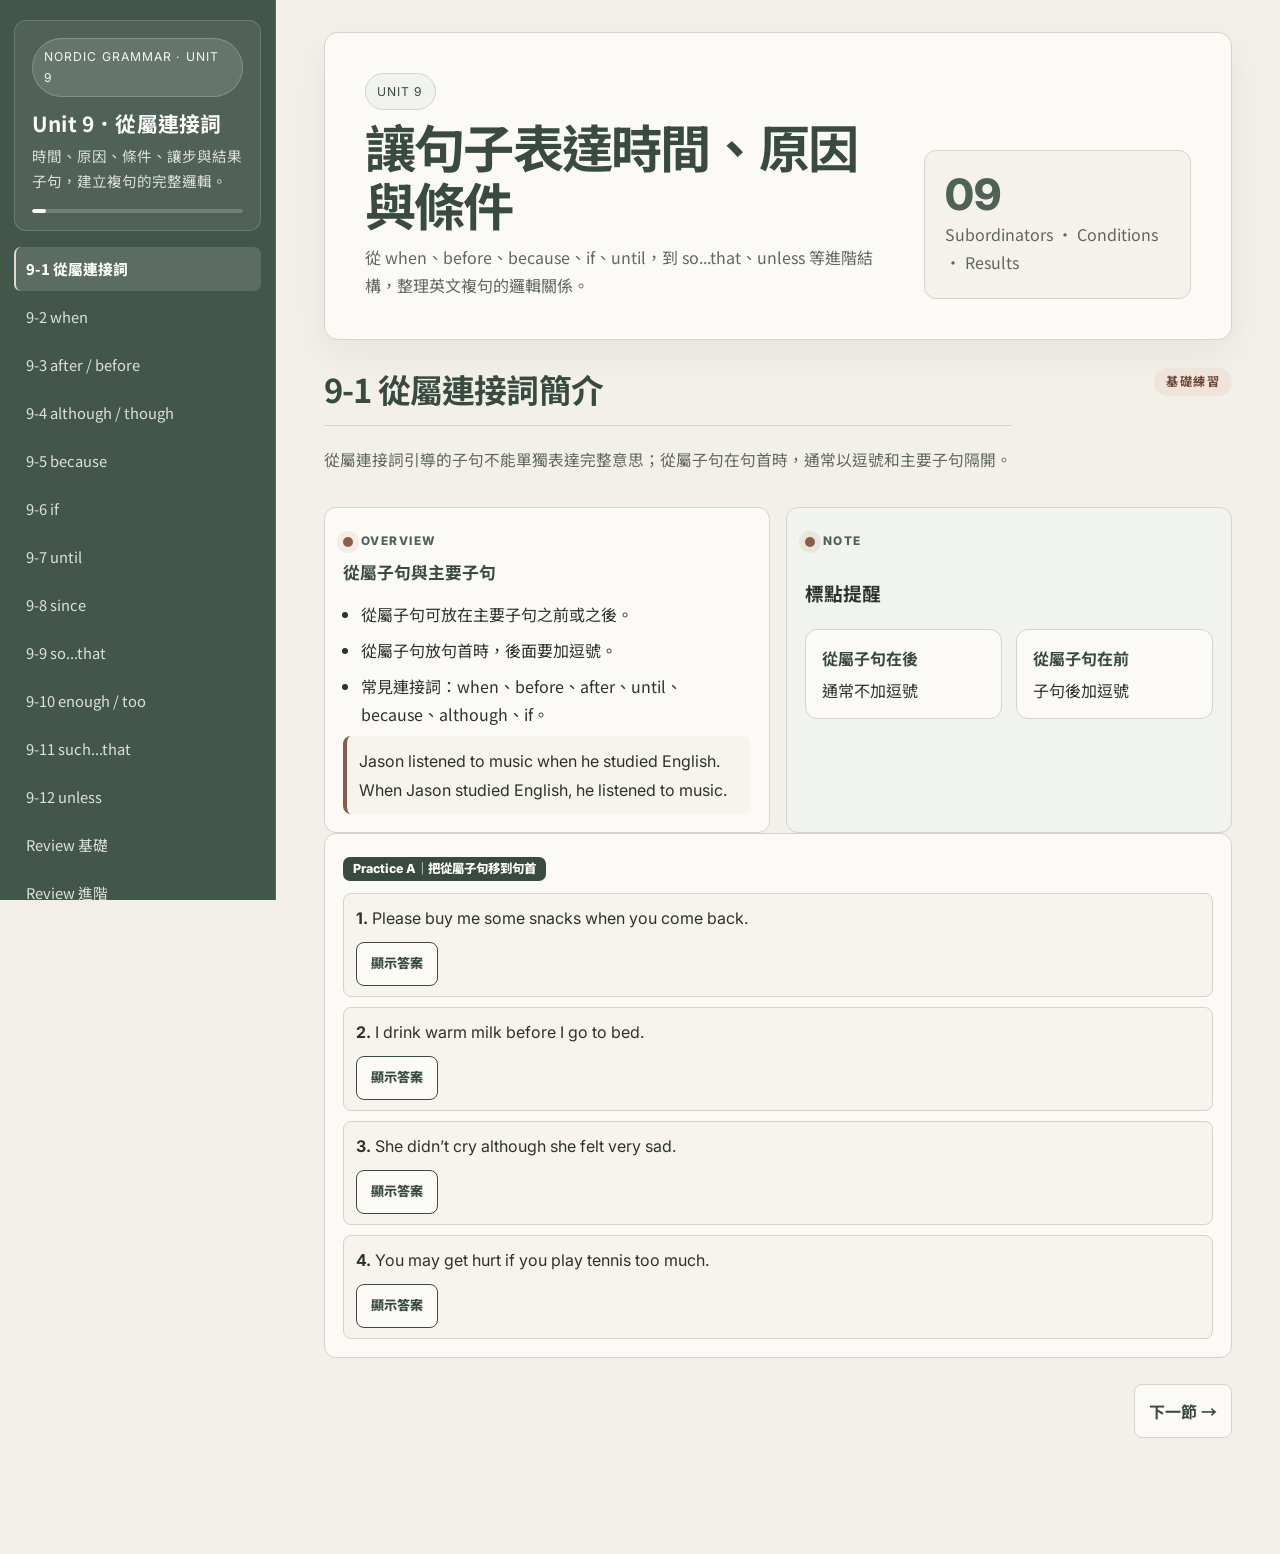
<file: B4Unit9.html>
<!DOCTYPE html><html lang="zh-TW"><head><meta charset="UTF-8"><meta name="viewport" content="width=device-width, initial-scale=1.0"><title>國中英語文法通 4 - Unit 9 從屬連接詞互動教學</title><link rel="preconnect" href="https://fonts.googleapis.com"><link rel="preconnect" href="https://fonts.gstatic.com" crossorigin><link href="https://fonts.googleapis.com/css2?family=Inter:wght@400;500;600;700;800&family=Noto+Sans+TC:wght@400;500;700;900&display=swap" rel="stylesheet"><script defer src="https://cdnjs.cloudflare.com/ajax/libs/gsap/3.12.5/gsap.min.js"></script><style>
    :root {
      --primary-color: #756a78;
      --primary-light: #e3dde5;
      --primary-soft: #f3f0f4;
      --primary-dark: #504653;
      --primary-ink: #382f3b;
      --secondary-color: #f5f5f3;
      --page-bg: #efeff1;
      --text-color: #3b373d;
      --muted-text: #767078;
      --accent-color:#b0835f;
      --accent-soft:#f4ece2;
      --success-color: #5f826e;
      --success-soft: #edf4ef;
      --error-color: #b66b65;
      --error-soft: #f8eeee;
      --warning-color: #b58a52;
      --surface: rgba(255,255,255,0.82);
      --surface-solid: #ffffff;
      --hairline: rgba(51,79,80,0.12);
      --hairline-strong: rgba(51,79,80,0.22);
      --border-radius: 22px;
      --shadow-soft: 0 10px 28px rgba(51,79,80,0.08);
      --shadow-lift: 0 24px 64px rgba(51,79,80,0.14);
      --shadow-card: 0 8px 22px rgba(51,79,80,0.07);
      --focus-ring: 0 0 0 4px rgba(197,139,98,0.24);
      --sidebar-width: 292px;
      --font-zh: "Noto Sans TC", "Microsoft JhengHei", "Heiti TC", sans-serif;
      --font-en: "Inter", "Noto Sans TC", sans-serif;
    }

    * { box-sizing: border-box; }
    html { scroll-behavior: smooth; }
    body {
      font-family: var(--font-zh);
      margin: 0;
      min-height: 100vh;
      background:
        radial-gradient(circle at 12% 6%, rgba(117,106,120,0.15), transparent 31%),
        radial-gradient(circle at 86% 12%, rgba(155,120,117,0.11), transparent 27%),
        radial-gradient(circle at 50% 100%, rgba(227,221,229,0.58), transparent 38%),
        linear-gradient(135deg, #f8fffe 0%, #f2faf8 48%, #fffafb 100%);
      color: var(--text-color);
      line-height: 1.75;
      -webkit-font-smoothing: antialiased;
      text-rendering: optimizeLegibility;
    }
    body::before {
      content: '';
      position: fixed;
      inset: 0;
      pointer-events: none;
      background-image:
        linear-gradient(rgba(51,79,80,0.035) 1px, transparent 1px),
        linear-gradient(90deg, rgba(51,79,80,0.035) 1px, transparent 1px);
      background-size: 34px 34px;
      mask-image: linear-gradient(to bottom, rgba(0,0,0,0.62), transparent 78%);
      z-index: -2;
    }
    body::after {
      content: '';
      position: fixed;
      width: 360px;
      height: 360px;
      right: -150px;
      bottom: -160px;
      border-radius: 50%;
      background: radial-gradient(circle, rgba(117,106,120,0.13), transparent 68%);
      pointer-events: none;
      z-index: -1;
    }
    @media (prefers-reduced-motion: reduce) {
      * { animation-duration: 0.001s !important; transition-duration: 0.001s !important; scroll-behavior: auto !important; }
    }
    :focus-visible { outline: none; box-shadow: var(--focus-ring); }
    ::selection { background: rgba(197,139,98,0.28); }

    .reading-progress { position: fixed; top: 0; left: 0; width: 0%; height: 4px; z-index: 2000; background: linear-gradient(90deg, var(--primary-color), var(--accent-color)); box-shadow: 0 0 18px rgba(82,122,122,0.32); transition: width 0.12s linear; }
    .app-shell { display: flex; min-height: 100vh; }
    .topbar {
      display: none; position: sticky; top: 0; z-index: 1100;
      background: rgba(51,79,80,0.86); backdrop-filter: blur(18px); -webkit-backdrop-filter: blur(18px);
      color: #fff; padding: 12px 16px; align-items: center; justify-content: space-between; border-bottom: 1px solid rgba(255,255,255,0.15); box-shadow: 0 12px 28px rgba(51,79,80,0.18);
    }
    .topbar .title { font-weight: 900; letter-spacing: 0.03em; }
    .hamburger {
      background: rgba(255,255,255,0.14); border: 1px solid rgba(255,255,255,0.24); color: #fff; width: 42px; height: 42px; border-radius: 14px; font-size: 1.2rem; cursor: pointer; display: flex; align-items: center; justify-content: center; transition: background 0.2s, transform 0.15s, border-color 0.2s;
    }
    .hamburger:active { transform: scale(0.94); }
    .hamburger:hover { background: rgba(255,255,255,0.24); border-color: rgba(255,255,255,0.38); }
    .sidebar {
      width: var(--sidebar-width); background: linear-gradient(180deg, rgba(51,79,80,0.97), rgba(82,122,122,0.92)), radial-gradient(circle at 0 0, rgba(255,255,255,0.24), transparent 35%);
      color: white; padding: 22px 16px 26px; position: fixed; height: 100%; overflow-y: auto; overscroll-behavior: contain; transition: transform 0.45s cubic-bezier(0.22, 1, 0.36, 1); z-index: 1000; box-shadow: 12px 0 34px rgba(51,79,80,0.20);
    }
    .sidebar::-webkit-scrollbar { width: 8px; }
    .sidebar::-webkit-scrollbar-thumb { background: rgba(255,255,255,0.36); border-radius: 999px; }
    .brand-card { position: relative; overflow: hidden; background: linear-gradient(145deg, rgba(255,255,255,0.18), rgba(255,255,255,0.08)); border: 1px solid rgba(255,255,255,0.22); border-radius: 24px; padding: 18px; margin-bottom: 18px; backdrop-filter: blur(14px); -webkit-backdrop-filter: blur(14px); box-shadow: inset 0 1px 0 rgba(255,255,255,0.20), 0 16px 34px rgba(0,0,0,0.08); }
    .brand-card::after { content: ''; position: absolute; width: 150px; height: 150px; right: -64px; top: -64px; background: radial-gradient(circle, rgba(255,255,255,0.22), transparent 64%); pointer-events: none; }
    .unit-pill { display: inline-flex; align-items: center; gap: 8px; font-family: var(--font-en); font-size: 0.76rem; letter-spacing: 0.09em; text-transform: uppercase; color: rgba(255,255,255,0.92); background: rgba(255,255,255,0.13); border: 1px solid rgba(255,255,255,0.20); border-radius: 999px; padding: 7px 11px; }
    .brand-card h2 { margin: 12px 0 6px; font-size: 1.46rem; line-height: 1.35; letter-spacing: 0.01em; }
    .brand-card p { margin: 0; font-size: 0.91rem; color: rgba(255,255,255,0.80); }
    .progress-mini { margin-top: 15px; height: 7px; background: rgba(255,255,255,0.18); border-radius: 999px; overflow: hidden; }
    .progress-mini span { display: block; height: 100%; width: 8%; background: linear-gradient(90deg, #ffffff, #e7ded0); border-radius: 999px; transition: width 0.45s ease; }
    .nav-links { list-style: none; padding: 0; margin: 0; }
    .nav-links li { margin-bottom: 7px; }
    .nav-links a { color: rgba(255,255,255,0.82); text-decoration: none; display: block; padding: 10px 12px; border-radius: 15px; transition: background-color 0.22s ease, color 0.22s ease, transform 0.22s ease, padding-left 0.22s ease; font-size: 0.92rem; line-height: 1.45; position: relative; overflow: hidden; }
    .nav-links a:hover, .nav-links a.active { background: rgba(255,255,255,0.17); color: #fff; font-weight: 800; padding-left: 18px; transform: translateX(2px); }
    .sidebar-footer { margin-top: 20px; padding-top: 18px; border-top: 1px solid rgba(255,255,255,0.16); display: grid; gap: 10px; }
    .sidebar-footer a { color: #fff; text-decoration: none; font-size: 0.88rem; padding: 10px 12px; border-radius: 14px; background: rgba(255,255,255,0.10); }
    .sidebar-footer a:hover { background: rgba(255,255,255,0.18); }
    .main-content { margin-left: var(--sidebar-width); flex: 1; padding: 32px 38px 90px; }
    .hero-section {
      position: relative; overflow: hidden; background: linear-gradient(135deg, rgba(255,255,255,0.80), rgba(255,255,255,0.56)); border: 1px solid rgba(255,255,255,0.68); border-radius: 30px; padding: 34px clamp(22px, 5vw, 42px); box-shadow: var(--shadow-lift); margin-bottom: 26px;
    }
    .hero-section::before { content: ''; position: absolute; inset: 0; background: linear-gradient(120deg, rgba(255,255,255,0), rgba(255,255,255,0.28)); pointer-events: none; }
    .hero-grid { display: grid; grid-template-columns: minmax(0, 1.6fr) minmax(220px, 0.8fr); gap: 26px; align-items: end; }
    .hero-section h1 { margin: 8px 0 10px; font-size: clamp(2rem, 4vw, 3rem); line-height: 1.12; color: var(--primary-dark); }
    .hero-section p { margin: 0; color: var(--muted-text); font-size: 1rem; }
    .hero-badge { justify-self: end; background: linear-gradient(145deg, rgba(255,255,255,0.96), rgba(255,255,255,0.75)); border: 1px solid rgba(255,255,255,0.75); border-radius: 28px; padding: 22px 20px; min-width: 210px; box-shadow: var(--shadow-soft); }
    .hero-badge strong { display: block; font: 800 2.7rem/1 var(--font-en); color: var(--primary-color); }
    .hero-badge span { display: block; margin-top: 4px; color: var(--muted-text); }
    .section { display: none; margin-top: 16px; }
    .section.active { display: block; }
    .section-head { display: flex; align-items: flex-start; justify-content: space-between; gap: 12px; margin-bottom: 16px; }
    .section-title { margin: 0; font-size: clamp(1.55rem, 3vw, 2rem); line-height: 1.2; color: var(--primary-dark); }
    .level-label { color: var(--accent-color); font: 700 0.76rem/1 var(--font-en); letter-spacing: 0.12em; text-transform: uppercase; background: var(--accent-soft); border-radius: 999px; padding: 8px 12px; }
    .lede { margin: 0 0 18px; color: var(--muted-text); font-size: 0.98rem; }
    .grid-2 { display: grid; grid-template-columns: repeat(2, minmax(0, 1fr)); gap: 16px; }
    .grammar-box, .practice-container, .review-card, .tip-box {
      background: var(--surface); border: 1px solid rgba(255,255,255,0.65); border-radius: 22px; box-shadow: var(--shadow-card); padding: 18px 18px 18px;
      backdrop-filter: blur(10px); -webkit-backdrop-filter: blur(10px);
    }
    .grammar-box h3, .practice-container h3, .review-card h3 { margin: 0 0 12px; font-size: 1.05rem; color: var(--primary-dark); }
    .tip-box { background: linear-gradient(140deg, var(--primary-soft), rgba(255,255,255,0.88)); }
    .eyebrow-label { display: inline-flex; align-items: center; gap: 8px; margin-bottom: 10px; font: 800 0.74rem/1 var(--font-en); letter-spacing: 0.12em; text-transform: uppercase; color: var(--primary-color); }
    .eyebrow-label::before { content: ''; width: 10px; height: 10px; border-radius: 50%; background: var(--accent-color); box-shadow: 0 0 0 6px rgba(197,139,98,0.13); }
    table.data-table { width: 100%; border-collapse: collapse; font-size: 0.95rem; overflow: hidden; border-radius: 16px; }
    .data-table th, .data-table td { border: 1px solid var(--hairline-strong); padding: 10px 12px; vertical-align: top; }
    .data-table th { background: var(--primary-light); color: var(--primary-dark); text-align: left; }
    .data-table td small { color: var(--muted-text); }
    .formula-list, .note-list, .example-list { margin: 0; padding-left: 1.1rem; }
    .formula-list li, .note-list li, .example-list li { margin-bottom: 8px; }
    .example { margin: 8px 0 0; padding: 10px 12px; background: rgba(255,255,255,0.66); border-left: 4px solid var(--accent-color); border-radius: 12px; }
    .practice-items { display: grid; gap: 10px; }
    .practice-item { padding: 10px 12px; background: rgba(255,255,255,0.65); border: 1px solid rgba(51,79,80,0.08); border-radius: 14px; }
    .practice-label { display: inline-flex; align-items: center; gap: 8px; padding: 6px 10px; border-radius: 999px; font: 800 0.78rem/1 var(--font-en); color: #fff; background: linear-gradient(90deg, var(--primary-color), var(--accent-color)); margin-bottom: 12px; }
    .answer-btn { margin-top: 10px; display: inline-flex; align-items: center; gap: 6px; background: rgba(255,255,255,0.9); color: var(--primary-dark); border: 1.6px solid var(--primary-color); padding: 6px 15px; border-radius: 999px; cursor: pointer; font: 800 0.82rem/1.2 var(--font-en); transition: background-color 0.2s ease, color 0.2s ease, box-shadow 0.2s ease, transform 0.1s ease; }
    .answer-btn:hover { background: var(--primary-color); color: #fff; box-shadow: 0 8px 16px rgba(0,0,0,0.14); transform: translateY(-1px); }
    .answer-btn:active { transform: scale(0.96); }
    .answer-btn:focus-visible { outline: none; box-shadow: 0 0 0 4px var(--accent-soft); }
    .answer-btn::before { content: ""; width: 7px; height: 7px; border-radius: 50%; background: var(--accent-color); }
    .answer-text { display: none; margin-top: 10px; color: var(--primary-dark); font-weight: 700; padding: 10px 14px; background: var(--accent-soft); border-radius: 12px; border-left: 4px solid var(--accent-color); line-height: 1.6; text-decoration: none; }
    .answer-inline { color: var(--primary-color); font-weight: 700; }
    .formula-pill { display: inline-block; padding: 6px 10px; border-radius: 999px; background: var(--primary-soft); color: var(--primary-dark); font: 700 0.84rem/1.2 var(--font-en); margin: 4px 6px 4px 0; }
    .review-card + .review-card { margin-top: 16px; }
    .score-block { margin-bottom: 12px; }
    .score-head { display: flex; justify-content: space-between; gap: 12px; margin-bottom: 8px; font-weight: 700; color: var(--primary-dark); }
    .score-track { height: 10px; background: rgba(51,79,80,0.08); border-radius: 999px; overflow: hidden; }
    .score-fill { height: 100%; width: 0%; background: linear-gradient(90deg, var(--primary-color), var(--accent-color)); transition: width 0.25s ease; }
    .score-done { margin-top: 6px; color: var(--muted-text); font-size: 0.9rem; }
    .quiz-item { margin-bottom: 14px; padding: 14px; background: rgba(255,255,255,0.66); border: 1px solid rgba(51,79,80,0.10); border-radius: 16px; }
    .quiz-question { font-weight: 700; color: var(--primary-dark); margin-bottom: 12px; }
    .quiz-options { display: grid; grid-template-columns: 1fr 1fr; gap: 10px; }
    .quiz-option { appearance: none; border: 1px solid var(--hairline-strong); background: #fff; border-radius: 12px; padding: 10px 12px; text-align: left; font: inherit; color: var(--text-color); cursor: pointer; transition: transform 0.15s ease, border-color 0.15s ease, background 0.15s ease; }
    .quiz-option:hover { transform: translateY(-2px); border-color: var(--primary-color); }
    .quiz-option.correct { background: var(--success-soft); border-color: var(--success-color); color: #22543c; }
    .quiz-option.wrong { background: var(--error-soft); border-color: var(--error-color); color: #8c2d34; }
    .cloze-article { margin-bottom: 18px; padding: 14px 16px; border-radius: 16px; background: rgba(255,255,255,0.7); border: 1px dashed var(--hairline-strong); color: var(--text-color); }
    .summary-grid { display: grid; grid-template-columns: repeat(2, minmax(0,1fr)); gap: 14px; }
    .summary-grid .mini { padding: 14px 16px; background: rgba(255,255,255,.62); border-radius: 16px; border: 1px solid rgba(51,79,80,0.08); }
    .mini strong { display: block; color: var(--primary-dark); margin-bottom: 4px; }
    .section-nav { display: flex; justify-content: space-between; gap: 12px; margin-top: 26px; }
    .section-nav a { text-decoration: none; padding: 12px 14px; border-radius: 14px; background: rgba(255,255,255,0.74); border: 1px solid rgba(51,79,80,0.10); color: var(--primary-dark); font-weight: 700; }
    .section-nav a:hover { background: #fff; }
    .overlay { display: none; position: fixed; inset: 0; background: rgba(17,26,26,0.42); z-index: 950; }
    .overlay.show { display: block; }
    .en, .practice-question, .quiz-question, .quiz-option, .answer-text, .formula-pill, .cloze-article { font-family: var(--font-en); }
    @media (max-width: 1040px) {
      .hero-grid, .grid-2, .summary-grid { grid-template-columns: 1fr; }
      .hero-badge { justify-self: start; }
    }
    @media (max-width: 920px) {
      .topbar { display: flex; }
      .sidebar { transform: translateX(-100%); }
      .sidebar.open { transform: translateX(0); }
      .main-content { margin-left: 0; padding: 24px 16px 84px; }
      .hero-section { margin-top: 14px; }
    }
    @media (max-width: 640px) {
      .quiz-options { grid-template-columns: 1fr; }
      .section-head { display: block; }
      .level-label { display: inline-block; margin-top: 10px; }
      .hero-section h1 { font-size: 1.85rem; }
      .hero-badge strong { font-size: 2.2rem; }
      .practice-item { padding: 10px; }
    }
</style><style id="series-theme">
:root{--primary-color:#756a78;--primary-light:#e3dde5;--primary-soft:#f3f0f4;--primary-dark:#504653;--primary-ink:#382f3b;--secondary-color:#f5f5f3;--page-bg:#efeff1;--text-color:#3b373d;--muted-text:#767078;--accent-color:#b0835f;--accent-soft:#f4ece2;}
body{background:radial-gradient(circle at 12% 6%,rgba(117,106,120,.14),transparent 31%),radial-gradient(circle at 86% 12%,rgba(155,120,117,.10),transparent 27%),radial-gradient(circle at 50% 100%,rgba(227,221,229,.56),transparent 38%),linear-gradient(135deg,#efeff1 0%,#f5f5f3 52%,#fbfaf7 100%) !important;}
body::after{background:radial-gradient(circle,rgba(117,106,120,.12),transparent 68%) !important;}
.sidebar{background:linear-gradient(180deg,rgba(80,70,83,.98),rgba(117,106,120,.94)),radial-gradient(circle at 0 0,rgba(255,255,255,.16),transparent 36%) !important;}

.skip-link{position:fixed;left:16px;top:12px;z-index:3000;transform:translateY(-160%);background:var(--primary-dark);color:#fff;padding:9px 14px;border-radius:10px;text-decoration:none;transition:transform .2s ease;}
.skip-link:focus{transform:translateY(0);}
.answer-btn{padding:8px 16px;}
@media (max-width:640px){.answer-btn{padding:11px 18px;font-size:0.9rem;}}
</style><link rel="stylesheet" href="nordic.css"></head><body><a href="#mainContent" class="skip-link">跳至主內容</a><div class="reading-progress" id="readingProgress"></div><div class="topbar"><button type="button" class="hamburger" id="hamburger" aria-label="開啟選單">☰</button><div class="title">B4 Unit 9｜從屬連接詞</div></div><div class="overlay" id="overlay"></div><div class="app-shell"><aside class="sidebar" id="sidebar"><div class="brand-card"><div class="unit-pill">Nordic Grammar · Unit 9</div><h2>Unit 9．從屬連接詞</h2><p>時間、原因、條件、讓步與結果子句，建立複句的完整邏輯。</p><div class="progress-mini"><span id="sidebarProgress"></span></div></div><ul class="nav-links" id="navLinks"><li><a href="#" data-section="u9-1" class="active">9-1 從屬連接詞</a></li><li><a href="#" data-section="u9-2" class="">9-2 when</a></li><li><a href="#" data-section="u9-3" class="">9-3 after / before</a></li><li><a href="#" data-section="u9-4" class="">9-4 although / though</a></li><li><a href="#" data-section="u9-5" class="">9-5 because</a></li><li><a href="#" data-section="u9-6" class="">9-6 if</a></li><li><a href="#" data-section="u9-7" class="">9-7 until</a></li><li><a href="#" data-section="u9-8" class="">9-8 since</a></li><li><a href="#" data-section="u9-9" class="">9-9 so...that</a></li><li><a href="#" data-section="u9-10" class="">9-10 enough / too</a></li><li><a href="#" data-section="u9-11" class="">9-11 such...that</a></li><li><a href="#" data-section="u9-12" class="">9-12 unless</a></li><li><a href="#" data-section="review-basic" class="">Review 基礎</a></li><li><a href="#" data-section="review-adv" class="">Review 進階</a></li><li><a href="#" data-section="review-cloze" class="">Review 克漏</a></li></ul><div class="sidebar-footer"><a href="index.html">← 回到 Index</a><a href="B4Unit8.html">← Unit 8</a><a href="B4Unit10.html">Unit 10 →</a></div></aside><main class="main-content" id="mainContent"><header class="hero-section"><div class="hero-grid"><div><div class="unit-pill" style="color:var(--primary-color);background:var(--primary-soft);border-color:transparent;">Unit 9</div><h1>讓句子表達時間、原因與條件</h1><p>從 when、before、because、if、until，到 so...that、unless 等進階結構，整理英文複句的邏輯關係。</p></div><div class="hero-badge"><strong>09</strong><span>Subordinators · Conditions · Results</span></div></div></header><section id="u9-1" class="section active"><div class="section-head"><div><h2 class="section-title">9-1 從屬連接詞簡介</h2><p class="lede">從屬連接詞引導的子句不能單獨表達完整意思；從屬子句在句首時，通常以逗號和主要子句隔開。</p></div><div class="level-label">基礎練習</div></div><div class="grid-2"><div class="grammar-box"><div class="eyebrow-label">Overview</div><h3>從屬子句與主要子句</h3><ul class="note-list"><li>從屬子句可放在主要子句之前或之後。</li><li>從屬子句放句首時，後面要加逗號。</li><li>常見連接詞：when、before、after、until、because、although、if。</li></ul><div class="example"><span class="en">Jason listened to music when he studied English.</span><br><span class="en">When Jason studied English, he listened to music.</span></div></div><div class="tip-box"><div class="eyebrow-label">Note</div><h3>標點提醒</h3><div class="summary-grid"><div class="mini"><strong>從屬子句在後</strong><div>通常不加逗號</div></div><div class="mini"><strong>從屬子句在前</strong><div>子句後加逗號</div></div></div></div></div><div class="practice-container"><div class="practice-label">Practice A｜把從屬子句移到句首</div><div class="practice-items"><div class="practice-item"><div class="practice-question"><strong>1.</strong> Please buy me some snacks when you come back.</div><div class="answer-text">When you come back, please buy me some snacks.</div></div><div class="practice-item"><div class="practice-question"><strong>2.</strong> I drink warm milk before I go to bed.</div><div class="answer-text">Before I go to bed, I drink warm milk.</div></div><div class="practice-item"><div class="practice-question"><strong>3.</strong> She didn’t cry although she felt very sad.</div><div class="answer-text">Although she felt very sad, she didn’t cry.</div></div><div class="practice-item"><div class="practice-question"><strong>4.</strong> You may get hurt if you play tennis too much.</div><div class="answer-text">If you play tennis too much, you may get hurt.</div></div></div></div><div class="section-nav"><span></span><a href="#" data-section="u9-2">下一節 →</a></div></section><section id="u9-2" class="section"><div class="section-head"><div><h2 class="section-title">9-2 從屬連接詞 when</h2><p class="lede">when 表示某事發生的時間點。談未來時，when 子句仍使用現在式。</p></div><div class="level-label">基礎練習</div></div><div class="grid-2"><div class="grammar-box"><div class="eyebrow-label">Rule</div><h3>when 的時態搭配</h3><span class="formula-pill">現在式 + when + 現在式</span><span class="formula-pill">過去式 + when + 過去式</span><span class="formula-pill">未來式 + when + 現在式</span><span class="formula-pill">祈使句 + when + 現在式</span><div class="example"><span class="en">I will buy a gift when I have enough money.</span></div></div><div class="tip-box"><div class="eyebrow-label">Note</div><h3>未來時間子句</h3><p>主要子句可以用 will，但 when 後面的子句不用 will，要用現在式代替未來。</p></div></div><div class="practice-container"><div class="practice-label">Practice B｜請用 when 合併句子</div><div class="practice-items"><div class="practice-item"><div class="practice-question"><strong>1.</strong> She cries. / She is very sad.</div><div class="answer-text">She cries when she is very sad.</div></div><div class="practice-item"><div class="practice-question"><strong>2.</strong> The baby is quiet. / He goes to the church.</div><div class="answer-text">The baby is quiet when he goes to the church.</div></div><div class="practice-item"><div class="practice-question"><strong>3.</strong> Don’t eat food in the living room. / You watch TV.</div><div class="answer-text">Don’t eat food in the living room when you watch TV.</div></div><div class="practice-item"><div class="practice-question"><strong>4.</strong> I will buy a gift for my brother. / I have enough money.</div><div class="answer-text">I will buy a gift for my brother when I have enough money.</div></div><div class="practice-item"><div class="practice-question"><strong>5.</strong> Kitty looked very happy. / She came back from school.</div><div class="answer-text">Kitty looked very happy when she came back from school.</div></div><div class="practice-item"><div class="practice-question"><strong>6.</strong> Please turn off the light. / You leave the room.</div><div class="answer-text">Please turn off the light when you leave the room.</div></div></div></div><div class="section-nav"><a href="#" data-section="u9-1">← 上一節</a><a href="#" data-section="u9-3">下一節 →</a></div></section><section id="u9-3" class="section"><div class="section-head"><div><h2 class="section-title">9-3 after / before</h2><p class="lede">after、before 和 when 一樣，可引導表示先後順序的時間子句；也可以當介系詞，後面接名詞或動名詞。</p></div><div class="level-label">基礎練習</div></div><div class="grid-2"><div class="grammar-box"><div class="eyebrow-label">Rule</div><h3>連接詞用法</h3><span class="formula-pill">主要子句 + before / after + 主詞 + 動詞</span><span class="formula-pill">Before / After + 主詞 + 動詞, 主要子句</span><div class="example"><span class="en">I drink some milk before I go to bed.</span><br><span class="en">Open the window after you enter the house.</span></div></div><div class="grammar-box"><div class="eyebrow-label">Note</div><h3>介系詞用法</h3><span class="formula-pill">before / after + 名詞</span><span class="formula-pill">before / after + V-ing</span><div class="example"><span class="en">He bought a present before going to the party.</span></div></div></div><div class="practice-container"><div class="practice-label">Practice C｜依提示合併句子</div><div class="practice-items"><div class="practice-item"><div class="practice-question"><strong>1.</strong> Andy eats breakfast at 6 a.m. / Andy goes to school at 7 a.m. (before)</div><div class="answer-text">Andy eats breakfast before he goes to school.</div></div><div class="practice-item"><div class="practice-question"><strong>2.</strong> I will cook dinner for Mom. / Mom comes home. (before)</div><div class="answer-text">I will cook dinner for Mom before she comes home.</div></div><div class="practice-item"><div class="practice-question"><strong>3.</strong> She drank milk at 10 p.m. / She went to bed at 11 p.m. (after)</div><div class="answer-text">She went to bed after she drank milk.</div></div><div class="practice-item"><div class="practice-question"><strong>4.</strong> You wash your hands. / You eat dinner. (after)</div><div class="answer-text">Eat dinner after you wash your hands.</div></div></div></div><div class="practice-container"><div class="practice-label">Practice D｜把連接詞改成介系詞</div><div class="practice-items"><div class="practice-item"><div class="practice-question"><strong>1.</strong> He bought a present before he went to Andy’s birthday party.</div><div class="answer-text">He bought a present before going to Andy’s birthday party.</div></div><div class="practice-item"><div class="practice-question"><strong>2.</strong> I drink milk before I go to bed.</div><div class="answer-text">I drink milk before going to bed.</div></div><div class="practice-item"><div class="practice-question"><strong>3.</strong> My mother will visit my grandfather after she goes shopping.</div><div class="answer-text">My mother will visit my grandfather after going shopping.</div></div><div class="practice-item"><div class="practice-question"><strong>4.</strong> Kitty finished her homework before she took a shower.</div><div class="answer-text">Kitty finished her homework before taking a shower.</div></div><div class="practice-item"><div class="practice-question"><strong>5.</strong> Don’t talk after you enter the room.</div><div class="answer-text">Don’t talk after entering the room.</div></div></div></div><div class="section-nav"><a href="#" data-section="u9-2">← 上一節</a><a href="#" data-section="u9-4">下一節 →</a></div></section><section id="u9-4" class="section"><div class="section-head"><div><h2 class="section-title">9-4 although / though</h2><p class="lede">although、though、even though 表示讓步：「雖然……但是……」。正式書寫通常以 although 為主。</p></div><div class="level-label">基礎練習</div></div><div class="grid-2"><div class="grammar-box"><div class="eyebrow-label">Rule</div><h3>讓步子句</h3><span class="formula-pill">Although / Though + 子句, 主要子句</span><span class="formula-pill">主要子句 + although / though + 子句</span><div class="example"><span class="en">Although she studied hard, she got poor grades.</span></div></div><div class="tip-box"><div class="eyebrow-label">Note</div><h3>though 的位置</h3><ul class="note-list"><li>though 較常見於口語。</li><li>though 可以放句首，也可放句尾。</li><li>although 與 but 不可同時放在同一句中。</li></ul></div></div><div class="practice-container"><div class="practice-label">Practice E｜請重組句子</div><div class="practice-items"><div class="practice-item"><div class="practice-question"><strong>1.</strong> sent us / every day / My mother / to school / though / she is busy.</div><div class="answer-text">My mother sent us to school every day though she is busy.</div></div><div class="practice-item"><div class="practice-question"><strong>2.</strong> his boss / Although / works hard, / doesn’t like / him. / he</div><div class="answer-text">Although he works hard, his boss doesn’t like him.</div></div><div class="practice-item"><div class="practice-question"><strong>3.</strong> he worked / Though / was tired, / very late. / Mark</div><div class="answer-text">Though Mark was tired, he worked very late.</div></div><div class="practice-item"><div class="practice-question"><strong>4.</strong> I / sad. / didn’t cry / although / I was</div><div class="answer-text">I didn’t cry although I was sad.</div></div><div class="practice-item"><div class="practice-question"><strong>5.</strong> She didn’t / very sick. / see a doctor / although / go to / she felt</div><div class="answer-text">She didn’t go to see a doctor although she felt very sick.</div></div></div></div><div class="section-nav"><a href="#" data-section="u9-3">← 上一節</a><a href="#" data-section="u9-5">下一節 →</a></div></section><section id="u9-5" class="section"><div class="section-head"><div><h2 class="section-title">9-5 because</h2><p class="lede">because 引導原因子句，表達「因為……所以……」的因果關係；英文中不和 so 同時使用。</p></div><div class="level-label">基礎練習</div></div><div class="grid-2"><div class="grammar-box"><div class="eyebrow-label">Rule</div><h3>原因子句</h3><span class="formula-pill">Because + 原因子句, 結果子句</span><span class="formula-pill">結果子句 + because + 原因子句</span><div class="example"><span class="en">Because she studied hard, she got good grades.</span></div></div><div class="tip-box"><div class="eyebrow-label">Note</div><h3>although 與 because</h3><div class="summary-grid"><div class="mini"><strong>although</strong><div>雖然：讓步</div></div><div class="mini"><strong>because</strong><div>因為：原因</div></div></div></div></div><div class="practice-container"><div class="practice-label">Practice F｜填入 although 或 because</div><div class="practice-items"><div class="practice-item"><div class="practice-question"><strong>1.</strong> ___ she was so hungry, she had a big dinner.</div><div class="answer-text">Because</div></div><div class="practice-item"><div class="practice-question"><strong>2.</strong> ___ she was tired, she worked ten hours today.</div><div class="answer-text">Although</div></div><div class="practice-item"><div class="practice-question"><strong>3.</strong> My father came to my school fair ___ he was ill.</div><div class="answer-text">although</div></div><div class="practice-item"><div class="practice-question"><strong>4.</strong> John didn’t have classes yesterday ___ it was a holiday.</div><div class="answer-text">because</div></div><div class="practice-item"><div class="practice-question"><strong>5.</strong> She goes to bed early every day ___ she has to get up before dawn.</div><div class="answer-text">because</div></div></div></div><div class="section-nav"><a href="#" data-section="u9-4">← 上一節</a><a href="#" data-section="u9-6">下一節 →</a></div></section><section id="u9-6" class="section"><div class="section-head"><div><h2 class="section-title">9-6 if 條件子句</h2><p class="lede">if 引導條件子句，主要子句表達條件成立後的結果。談未來時，if 子句用現在式。</p></div><div class="level-label">基礎練習</div></div><div class="grid-2"><div class="grammar-box"><div class="eyebrow-label">Rule</div><h3>第一條件句</h3><span class="formula-pill">If + 現在式, 主詞 + will / can / may + 原形動詞</span><span class="formula-pill">主詞 + will / can / may + 原形動詞 + if + 現在式</span><div class="example"><span class="en">If you turn left at the first block, you will see the toy shop.</span></div></div><div class="tip-box"><div class="eyebrow-label">Note</div><h3>祈使句也能當結果</h3><div class="example"><span class="en">If you feel tired, go to bed.</span></div></div></div><div class="practice-container"><div class="practice-label">Practice G｜請寫出正確的動詞</div><div class="practice-items"><div class="practice-item"><div class="practice-question"><strong>1.</strong> If the weather ___ (be) nice tomorrow, they ___ (go) hiking.</div><div class="answer-text">is / will go</div></div><div class="practice-item"><div class="practice-question"><strong>2.</strong> If you ___ (want) to gain weight, you should eat more.</div><div class="answer-text">want</div></div><div class="practice-item"><div class="practice-question"><strong>3.</strong> If you ___ (feel) tired, ___ (go) to bed.</div><div class="answer-text">feel / go</div></div><div class="practice-item"><div class="practice-question"><strong>4.</strong> If Amy ___ (agree) to go to the movies, Mark will be very happy.</div><div class="answer-text">agrees</div></div><div class="practice-item"><div class="practice-question"><strong>5.</strong> If Jay ___ (not study) hard, he will not get good grades.</div><div class="answer-text">doesn’t study</div></div><div class="practice-item"><div class="practice-question"><strong>6.</strong> If you don’t work eight hours a day, your boss ___ (get) angry.</div><div class="answer-text">will get</div></div></div></div><div class="section-nav"><a href="#" data-section="u9-5">← 上一節</a><a href="#" data-section="u9-7">下一節 →</a></div></section><section id="u9-7" class="section"><div class="section-head"><div><h2 class="section-title">9-7 until / not...until</h2><p class="lede">until 可當連接詞或介系詞，表示「直到」；not...until 表示「直到……才」。</p></div><div class="level-label">基礎練習</div></div><div class="grid-2"><div class="grammar-box"><div class="eyebrow-label">Rule</div><h3>until 的用法</h3><span class="formula-pill">主要子句 + until + 現在式／過去式</span><span class="formula-pill">will + 原形動詞 + until + 現在式</span><div class="example"><span class="en">He will stay until you get here.</span><br><span class="en">My brother studied until Father came home.</span></div></div><div class="tip-box"><div class="eyebrow-label">Note</div><h3>肯定與否定的差異</h3><div class="summary-grid"><div class="mini"><strong>study until 11</strong><div>持續讀書到十一點</div></div><div class="mini"><strong>not study until 11</strong><div>直到十一點才開始讀書</div></div></div></div></div><div class="practice-container"><div class="practice-label">Practice H｜請寫出正確的動詞</div><div class="practice-items"><div class="practice-item"><div class="practice-question"><strong>1.</strong> I ___ (study) math until Mom ___ (come) home.</div><div class="answer-text">studied / came</div></div><div class="practice-item"><div class="practice-question"><strong>2.</strong> I will work until you ___ (finish) your job.</div><div class="answer-text">finish</div></div><div class="practice-item"><div class="practice-question"><strong>3.</strong> Tom ___ (not be) here until it ___ (get) dark tomorrow.</div><div class="answer-text">won’t be / gets</div></div><div class="practice-item"><div class="practice-question"><strong>4.</strong> I ___ (wait) at home until you come back.</div><div class="answer-text">will wait</div></div><div class="practice-item"><div class="practice-question"><strong>5.</strong> She didn’t get into the classroom until they ___ (open) the door.</div><div class="answer-text">opened</div></div><div class="practice-item"><div class="practice-question"><strong>6.</strong> The students kept talking until the teacher ___ (come).</div><div class="answer-text">came</div></div></div></div><div class="section-nav"><a href="#" data-section="u9-6">← 上一節</a><a href="#" data-section="u9-8">下一節 →</a></div></section><section id="u9-8" class="section"><div class="section-head"><div><h2 class="section-title">9-8 since</h2><p class="lede">since 可當連接詞或介系詞，表示「自從……」。主要子句常用現在完成式。</p></div><div class="level-label">基礎練習</div></div><div class="grid-2"><div class="grammar-box"><div class="eyebrow-label">Rule</div><h3>since 的兩種結構</h3><span class="formula-pill">have / has + p.p. + since + 過去式子句</span><span class="formula-pill">have / has + p.p. + since + 時間起點</span><div class="example"><span class="en">I have learned English since I was six.</span><br><span class="en">I have learned English since 2007.</span></div></div><div class="tip-box"><div class="eyebrow-label">Note</div><h3>時態搭配</h3><div class="summary-grid"><div class="mini"><strong>主要子句</strong><div>現在完成式</div></div><div class="mini"><strong>since 子句</strong><div>過去式</div></div></div></div></div><div class="practice-container"><div class="practice-label">Practice I｜請寫出正確的動詞</div><div class="practice-items"><div class="practice-item"><div class="practice-question"><strong>1.</strong> They ___ (not see) Tom since they ___ (leave).</div><div class="answer-text">haven’t seen / left</div></div><div class="practice-item"><div class="practice-question"><strong>2.</strong> Mr. Brown ___ (teach) math since he ___ (be) twenty-five.</div><div class="answer-text">has taught / was</div></div><div class="practice-item"><div class="practice-question"><strong>3.</strong> He ___ (lose) weight since last month.</div><div class="answer-text">has lost</div></div><div class="practice-item"><div class="practice-question"><strong>4.</strong> Tom ___ (play) the game since seven o’clock.</div><div class="answer-text">has played</div></div><div class="practice-item"><div class="practice-question"><strong>5.</strong> Kitty ___ (live) in Taipei since she ___ (be) a child.</div><div class="answer-text">has lived / was</div></div><div class="practice-item"><div class="practice-question"><strong>6.</strong> I ___ (clean) the living room since I ___ (come) home.</div><div class="answer-text">have cleaned / came</div></div></div></div><div class="section-nav"><a href="#" data-section="u9-7">← 上一節</a><a href="#" data-section="u9-9">下一節 →</a></div></section><section id="u9-9" class="section"><div class="section-head"><div><h2 class="section-title">9-9 so...that...</h2><p class="lede">so...that... 表示「如此……以致於……」。so 後接形容詞或副詞，that 後接完整子句。</p></div><div class="level-label">基礎練習</div></div><div class="grid-2"><div class="grammar-box"><div class="eyebrow-label">Rule</div><h3>結果句型</h3><span class="formula-pill">主詞 + be + so + 形容詞 + that + 子句</span><span class="formula-pill">主詞 + 一般動詞 + so + 副詞 + that + 子句</span><div class="example"><span class="en">The boy is so young that he can’t go to school.</span></div></div><div class="tip-box"><div class="eyebrow-label">Note</div><h3>形容詞或副詞？</h3><div class="summary-grid"><div class="mini"><strong>be 動詞後</strong><div>so + 形容詞</div></div><div class="mini"><strong>一般動詞後</strong><div>so + 副詞</div></div></div></div></div><div class="practice-container"><div class="practice-label">Practice J｜請合併句子</div><div class="practice-items"><div class="practice-item"><div class="practice-question"><strong>1.</strong> The girl is old. / She can go to school.</div><div class="answer-text">The girl is so old that she can go to school.</div></div><div class="practice-item"><div class="practice-question"><strong>2.</strong> The baby was scared. / He cried.</div><div class="answer-text">The baby was so scared that he cried.</div></div><div class="practice-item"><div class="practice-question"><strong>3.</strong> Mike is lazy. / He can’t get good grades.</div><div class="answer-text">Mike is so lazy that he can’t get good grades.</div></div><div class="practice-item"><div class="practice-question"><strong>4.</strong> She is mean. / Nobody can work with her.</div><div class="answer-text">She is so mean that nobody can work with her.</div></div><div class="practice-item"><div class="practice-question"><strong>5.</strong> Tom is honest. / I can trust him.</div><div class="answer-text">Tom is so honest that I can trust him.</div></div></div></div><div class="section-nav"><a href="#" data-section="u9-8">← 上一節</a><a href="#" data-section="u9-10">下一節 →</a></div></section><section id="u9-10" class="section"><div class="section-head"><div><h2 class="section-title">9-10 so...that / enough to / too...to</h2><p class="lede">肯定的 so...that...can 可改為 enough to；否定的 so...that...can’t 可改為 too...to。</p></div><div class="level-label">進階練習</div></div><div class="grid-2"><div class="grammar-box"><div class="eyebrow-label">Rule</div><h3>肯定句互換</h3><span class="formula-pill">so + 形容詞 + that + 主詞 + can + V</span><span class="formula-pill">形容詞 + enough + for + 人 + to + V</span><div class="example"><span class="en">The book is so easy that I can read it.</span><br><span class="en">The book is easy enough for me to read.</span></div></div><div class="grammar-box"><div class="eyebrow-label">Rule</div><h3>否定句互換</h3><span class="formula-pill">so + 形容詞 + that + 主詞 + can’t + V</span><span class="formula-pill">too + 形容詞 + for + 人 + to + V</span><div class="example"><span class="en">The boy is so short that he can’t play basketball.</span><br><span class="en">The boy is too short to play basketball.</span></div></div></div><div class="practice-container"><div class="practice-label">Practice K｜請翻譯並寫出兩種句型</div><div class="practice-items"><div class="practice-item"><div class="practice-question"><strong>1.</strong> 這個女孩太矮了，以致於不能騎腳踏車。</div><div class="answer-text">The girl is too short to ride a bike. / The girl is so short that she can’t ride a bike.</div></div><div class="practice-item"><div class="practice-question"><strong>2.</strong> 英文對我而言太容易了，以致於我能閱讀。</div><div class="answer-text">English is easy enough for me to read. / English is so easy that I can read it.</div></div><div class="practice-item"><div class="practice-question"><strong>3.</strong> 這個老人太老了，以致於不能開車。</div><div class="answer-text">This old man is too old to drive a car. / This old man is so old that he can’t drive a car.</div></div><div class="practice-item"><div class="practice-question"><strong>4.</strong> 那件裙子對她而言太長了，以致於不能穿。</div><div class="answer-text">That skirt is too long for her to wear. / That skirt is so long that she can’t wear it.</div></div></div></div><div class="practice-container"><div class="practice-label">Practice L｜請填入適當的字</div><div class="practice-items"><div class="practice-item"><div class="practice-question"><strong>1.</strong> Science is ___ hard for me to study.</div><div class="answer-text">too</div></div><div class="practice-item"><div class="practice-question"><strong>2.</strong> Biology is interesting ___ for her to study.</div><div class="answer-text">enough</div></div><div class="practice-item"><div class="practice-question"><strong>3.</strong> English is so boring for her ___ she can’t stay awake.</div><div class="answer-text">that</div></div><div class="practice-item"><div class="practice-question"><strong>4.</strong> The name is too long for him ___ remember.</div><div class="answer-text">to</div></div><div class="practice-item"><div class="practice-question"><strong>5.</strong> Chemistry is so ___ that I can’t study it.</div><div class="answer-text">hard</div></div></div></div><div class="section-nav"><a href="#" data-section="u9-9">← 上一節</a><a href="#" data-section="u9-11">下一節 →</a></div></section><section id="u9-11" class="section"><div class="section-head"><div><h2 class="section-title">9-11 so...that / such...that</h2><p class="lede">so 後面直接接形容詞；such 後面接 a/an + 形容詞 + 單數名詞。</p></div><div class="level-label">進階練習</div></div><div class="grid-2"><div class="grammar-box"><div class="eyebrow-label">Rule</div><h3>so...that</h3><span class="formula-pill">主詞 + be + so + 形容詞 + that + 子句</span><div class="example"><span class="en">He is so nice that everybody likes him.</span></div></div><div class="grammar-box"><div class="eyebrow-label">Rule</div><h3>such...that</h3><span class="formula-pill">主詞 + be + such + a/an + 形容詞 + 名詞 + that + 子句</span><div class="example"><span class="en">He is such a nice boy that everybody likes him.</span></div></div></div><div class="practice-container"><div class="practice-label">Practice M｜請依提示改寫句子</div><div class="practice-items"><div class="practice-item"><div class="practice-question"><strong>1.</strong> Tina is such a cute girl that many people like her. (so...)</div><div class="answer-text">Tina is so cute that many people like her.</div></div><div class="practice-item"><div class="practice-question"><strong>2.</strong> She is so pretty that she is very popular with the boys. (such...)</div><div class="answer-text">She is such a pretty girl that she is very popular with the boys.</div></div><div class="practice-item"><div class="practice-question"><strong>3.</strong> Mike is so handsome that others envy him. (such...)</div><div class="answer-text">Mike is such a handsome boy that others envy him.</div></div><div class="practice-item"><div class="practice-question"><strong>4.</strong> He is such a mean teacher that students don’t like him. (so...)</div><div class="answer-text">He is so mean that students don’t like him.</div></div><div class="practice-item"><div class="practice-question"><strong>5.</strong> Kitty is such a hard-working student that she always gets good grades. (so...)</div><div class="answer-text">Kitty is so hard-working that she always gets good grades.</div></div></div></div><div class="section-nav"><a href="#" data-section="u9-10">← 上一節</a><a href="#" data-section="u9-12">下一節 →</a></div></section><section id="u9-12" class="section"><div class="section-head"><div><h2 class="section-title">9-12 unless / if...not</h2><p class="lede">unless 表示「除非」，通常等於 if...not。改寫時要注意否定只保留一次。</p></div><div class="level-label">進階練習</div></div><div class="grid-2"><div class="grammar-box"><div class="eyebrow-label">Rule</div><h3>unless</h3><span class="formula-pill">Unless + 肯定子句, 結果子句</span><div class="example"><span class="en">Unless you study hard, you won’t pass the test.</span></div></div><div class="grammar-box"><div class="eyebrow-label">Rule</div><h3>if...not</h3><span class="formula-pill">If + 否定子句, 結果子句</span><div class="example"><span class="en">If you don’t study hard, you won’t pass the test.</span></div></div></div><div class="practice-container"><div class="practice-label">Practice N｜請依提示改寫句子</div><div class="practice-items"><div class="practice-item"><div class="practice-question"><strong>1.</strong> Unless it rains, there will not be enough water. (If...)</div><div class="answer-text">If it doesn’t rain, there will not be enough water.</div></div><div class="practice-item"><div class="practice-question"><strong>2.</strong> Unless he comes back, he will not get gifts from me. (If...)</div><div class="answer-text">If he doesn’t come back, he will not get gifts from me.</div></div><div class="practice-item"><div class="practice-question"><strong>3.</strong> If you don’t visit your grandparents, they will not be happy with you. (Unless...)</div><div class="answer-text">Unless you visit your grandparents, they will not be happy with you.</div></div><div class="practice-item"><div class="practice-question"><strong>4.</strong> If he doesn’t work carefully, he will not get paid. (Unless...)</div><div class="answer-text">Unless he works carefully, he will not get paid.</div></div><div class="practice-item"><div class="practice-question"><strong>5.</strong> Unless he is a teacher, he cannot teach us math. (If...)</div><div class="answer-text">If he is not a teacher, he cannot teach us math.</div></div></div></div><div class="section-nav"><a href="#" data-section="u9-11">← 上一節</a><a href="#" data-section="review-basic">下一節 →</a></div></section><section id="review-basic" class="section"><div class="section-head"><div><h2 class="section-title">Review｜單題選擇（基礎）</h2><p class="lede">依照課本 Review 整理成互動題組。點選後立即顯示答案。</p></div><div class="level-label">Review</div></div><div class="review-card"><div class="score-block"><div class="score-head"><span>作答進度</span><span><b id="quiz-basic-correct">0</b> / <span id="quiz-basic-total">0</span> 答對</span></div><div class="score-track"><div class="score-fill" id="quiz-basic-fill"></div></div><div class="score-done" id="quiz-basic-done"></div></div><div id="quiz-basic"></div></div><div class="section-nav"><a href="#" data-section="u9-12">← 上一節</a><a href="#" data-section="review-adv">下一節 →</a></div></section><section id="review-adv" class="section"><div class="section-head"><div><h2 class="section-title">Review｜單題選擇（進階）</h2><p class="lede">進階題與綜合句型。</p></div><div class="level-label">Review</div></div><div class="review-card"><div class="score-block"><div class="score-head"><span>作答進度</span><span><b id="quiz-adv-correct">0</b> / <span id="quiz-adv-total">0</span> 答對</span></div><div class="score-track"><div class="score-fill" id="quiz-adv-fill"></div></div><div class="score-done" id="quiz-adv-done"></div></div><div id="quiz-adv"></div></div><div class="section-nav"><a href="#" data-section="review-basic">← 上一節</a><a href="#" data-section="review-cloze">下一節 →</a></div></section><section id="review-cloze" class="section"><div class="section-head"><div><h2 class="section-title">Review｜克漏字選擇</h2><p class="lede">先閱讀短文，再完成每一題。</p></div><div class="level-label">Review</div></div><div class="review-card"><div class="cloze-article" id="cloze-article"></div><div class="score-block"><div class="score-head"><span>作答進度</span><span><b id="quiz-cloze-correct">0</b> / <span id="quiz-cloze-total">0</span> 答對</span></div><div class="score-track"><div class="score-fill" id="quiz-cloze-fill"></div></div><div class="score-done" id="quiz-cloze-done"></div></div><div id="quiz-cloze"></div></div><div class="section-nav"><a href="#" data-section="review-adv">← 上一節</a><a href="index.html">回到索引 ↗</a></div></section></main></div><script>
const unitData = {"basicQuestions": [{"q": "Michelle is so honest ____ everybody can trust her.", "opts": ["(A) which", "(B) how", "(C) where", "(D) that"], "ans": 3}, {"q": "Angela has lived in Japan ____ she was born.", "opts": ["(A) for", "(B) since", "(C) at", "(D) in"], "ans": 1}, {"q": "She didn’t get into the office until they ____ the door.", "opts": ["(A) opened", "(B) open", "(C) opens", "(D) opening"], "ans": 0}, {"q": "____ she was tired, she worked ten hours.", "opts": ["(A) So", "(B) Although", "(C) Because", "(D) Until"], "ans": 1}, {"q": "____ talk in class after our lessons have started.", "opts": ["(A) Don’t", "(B) Do", "(C) Does", "(D) Doesn’t"], "ans": 0}, {"q": "Jay eats dinner ____ he washes his hands.", "opts": ["(A) so", "(B) because", "(C) then", "(D) after"], "ans": 3}, {"q": "____ he doesn’t study hard, he will not get good grades.", "opts": ["(A) So", "(B) At", "(C) If", "(D) For"], "ans": 2}, {"q": "Launce bought a present ____ going to his girlfriend’s birthday party.", "opts": ["(A) before", "(B) so", "(C) because", "(D) although"], "ans": 0}, {"q": "____ Daniel was tired, he worked very late.", "opts": ["(A) Because", "(B) Although", "(C) After", "(D) Before"], "ans": 1}, {"q": "Don’t eat food ____ you study in the library.", "opts": ["(A) which", "(B) when", "(C) why", "(D) what"], "ans": 1}, {"q": "Ella ____ go to see a doctor although she felt very sick.", "opts": ["(A) do", "(B) does", "(C) didn’t", "(D) don’t"], "ans": 2}, {"q": "Mike is so lazy that he ____ good grades.", "opts": ["(A) has gotten", "(B) got", "(C) can’t gets", "(D) can’t get"], "ans": 3}, {"q": "Please put on a jacket ____ you go out.", "opts": ["(A) so", "(B) because", "(C) when", "(D) can’t until"], "ans": 2}, {"q": "Joyce and Peter haven’t seen their grandmother since they ____.", "opts": ["(A) leaves", "(B) leave", "(C) leaving", "(D) left"], "ans": 3}, {"q": "Judy and Otis have played cards ____ seven o’clock.", "opts": ["(A) since", "(B) for", "(C) until", "(D) when"], "ans": 0}], "advQuestions": [{"q": "My brother is seven years old. He is ____ to go to school.", "opts": ["(A) young enough", "(B) enough young", "(C) enough old", "(D) old enough"], "ans": 3}, {"q": "Mindy ____ to you unless you finish your homework.", "opts": ["(A) will talk", "(B) won’t talk", "(C) talks", "(D) doesn’t talk"], "ans": 1}, {"q": "____ you study hard, you won’t pass the test.", "opts": ["(A) Before", "(B) When", "(C) If", "(D) Unless"], "ans": 3}, {"q": "My grandfather is ____ move the box.", "opts": ["(A) too old to", "(B) older to", "(C) the oldest for", "(D) so old that"], "ans": 0}, {"q": "The book is ____ read for me.", "opts": ["(A) so hard", "(B) such hard to", "(C) too hard to", "(D) so hard that"], "ans": 2}], "clozeQuestions": [{"q": "Blank 1", "opts": ["(A) after", "(B) before", "(C) if", "(D) when"], "ans": 3}, {"q": "Blank 2", "opts": ["(A) After", "(B) Before", "(C) If", "(D) Where"], "ans": 0}, {"q": "Blank 3", "opts": ["(A) until", "(B) when", "(C) if", "(D) although"], "ans": 1}, {"q": "Blank 4", "opts": ["(A) if", "(B) so", "(C) as", "(D) such"], "ans": 1}, {"q": "Blank 5", "opts": ["(A) see", "(B) seeing", "(C) sees", "(D) to see"], "ans": 3}, {"q": "Blank 6", "opts": ["(A) after", "(B) before", "(C) although", "(D) until"], "ans": 0}, {"q": "Blank 7", "opts": ["(A) if", "(B) because", "(C) when", "(D) that"], "ans": 1}, {"q": "Blank 8", "opts": ["(A) when", "(B) so", "(C) after", "(D) until"], "ans": 3}, {"q": "Blank 9", "opts": ["(A) Because", "(B) Before", "(C) Although", "(D) Until"], "ans": 2}, {"q": "Blank 10", "opts": ["(A) before", "(B) if", "(C) after", "(D) until"], "ans": 0}], "clozeArticle": "Judy wanted to be a nurse <b>1</b> she was little. <b>2</b> she finished school, she became a nurse right away. She always hurried to the hospital <b>3</b> the doctor called her. She was always busy helping the patients in the hospital. She worked <b>4</b> hard that the patients couldn’t wait <b>5</b> her. The patients sometimes brought her a gift <b>6</b> she helped them. Judy always said “no” <b>7</b> it was her job to help them. She never went home <b>8</b> she finished her work. <b>9</b> she was very tired, she never complained. She only wanted to take a hot bath <b>10</b> she went to bed."};
const sidebar = document.getElementById('sidebar');
const overlay = document.getElementById('overlay');
const hamburger = document.getElementById('hamburger');
const navLinks = [...document.querySelectorAll('#navLinks a')];
const sections = [...document.querySelectorAll('.section')];
const readingProgress = document.getElementById('readingProgress');
const sidebarProgress = document.getElementById('sidebarProgress');
const storageKey = 'b4-unit9-active-section';
function toggleSidebar(show) { if (window.innerWidth > 920) return; sidebar.classList.toggle('open', show); overlay.classList.toggle('show', show); }
if (hamburger) hamburger.addEventListener('click', () => toggleSidebar(!sidebar.classList.contains('open')));
overlay.addEventListener('click', () => toggleSidebar(false));
function showSection(id) {
  sections.forEach(sec => sec.classList.toggle('active', sec.id === id));
  navLinks.forEach(link => link.classList.toggle('active', link.dataset.section === id));
  localStorage.setItem(storageKey, id); const reduceMotion=window.matchMedia&&window.matchMedia('(prefers-reduced-motion: reduce)').matches; window.scrollTo({top:0,behavior:reduceMotion?'auto':'smooth'}); if(window.innerWidth<=920) toggleSidebar(false); updateSidebarMini();
  const target=document.getElementById(id);
  if(window.gsap && target && !window.matchMedia('(prefers-reduced-motion: reduce)').matches){ const animated=target.querySelectorAll('.section-head,.grammar-box,.tip-box,.practice-container,.review-card'); gsap.killTweensOf(animated); gsap.fromTo(animated,{opacity:0,y:22},{opacity:1,y:0,duration:.58,stagger:.055,ease:'power3.out',clearProps:'transform'}); }
}
navLinks.forEach(link=>link.addEventListener('click',e=>{e.preventDefault();showSection(link.dataset.section);}));
document.querySelectorAll('.section-nav a[data-section]').forEach(link=>link.addEventListener('click',e=>{e.preventDefault();showSection(link.dataset.section);}));
const saved=localStorage.getItem(storageKey); if(saved&&document.getElementById(saved))showSection(saved); else showSection(sections[0].id);
function updateReadingProgress(){const total=document.documentElement.scrollHeight-window.innerHeight;readingProgress.style.width=(total>0?window.scrollY/total*100:0)+'%';} window.addEventListener('scroll',updateReadingProgress);updateReadingProgress();
function updateSidebarMini(){const i=sections.findIndex(sec=>sec.classList.contains('active'));sidebarProgress.style.width=((i+1)/sections.length*100)+'%';}
const quizState={}; function setupQuiz(id,total){quizState[id]={total,answered:new Set(),correct:0};updateScore(id);}
function updateScore(id){const s=quizState[id];document.getElementById(`${id}-total`).textContent=s.total;document.getElementById(`${id}-correct`).textContent=s.correct;document.getElementById(`${id}-fill`).style.width=(s.answered.size/s.total*100)+'%';document.getElementById(`${id}-done`).textContent=`已作答 ${s.answered.size} / ${s.total} 題`;}
function renderQuiz(containerId,scoreId,questions,startNo=1){const container=document.getElementById(containerId);setupQuiz(scoreId,questions.length);container.innerHTML=questions.map((q,qi)=>`<div class="quiz-item" id="${scoreId}-q${qi}"><div class="quiz-question">${qi+startNo}. ${q.q}</div><div class="quiz-options">${q.opts.map((o,oi)=>`<button type="button" class="quiz-option" data-score="${scoreId}" data-q="${qi}" data-o="${oi}">${o}</button>`).join('')}</div></div>`).join('');container.querySelectorAll('.quiz-option').forEach(btn=>btn.addEventListener('click',()=>{const sid=btn.dataset.score,qi=Number(btn.dataset.q),oi=Number(btn.dataset.o),q=questions[qi],st=quizState[sid];if(st.answered.has(qi))return;st.answered.add(qi);const item=document.getElementById(`${sid}-q${qi}`);item.querySelectorAll('.quiz-option').forEach((b,i)=>{if(i===q.ans)b.classList.add('correct');if(i===oi&&i!==q.ans)b.classList.add('wrong');b.disabled=true;});if(oi===q.ans)st.correct++;updateScore(sid);}));}
document.getElementById('cloze-article').innerHTML=unitData.clozeArticle;renderQuiz('quiz-basic','quiz-basic',unitData.basicQuestions,1);renderQuiz('quiz-adv','quiz-adv',unitData.advQuestions,16);renderQuiz('quiz-cloze','quiz-cloze',unitData.clozeQuestions,1);
window.addEventListener('load',()=>{if(!window.gsap||window.matchMedia('(prefers-reduced-motion: reduce)').matches)return;gsap.from('.hero-section',{y:24,duration:.75,ease:'power3.out'});gsap.from('.brand-card',{x:-18,duration:.68,ease:'power3.out'});gsap.from('.nav-links li',{x:-12,duration:.42,stagger:.035,delay:.12,ease:'power2.out'});});
</script><script>
/* Reveal-answer mechanism — consistent across every unit. Self-healing:
   the answer is guaranteed visible even if the (optional) GSAP tween never runs. */
(function () {
  var reduceMotion = window.matchMedia && window.matchMedia('(prefers-reduced-motion: reduce)').matches;
  function animate() { return window.gsap && !reduceMotion; }
  function setAnswer(btn, ans, open) {
    if (open) {
      ans.style.display = 'block';
      ans.setAttribute('data-open', '1');
      btn.textContent = '隱藏答案';
      btn.setAttribute('aria-expanded', 'true');
      if (animate()) {
        gsap.killTweensOf(ans);
        gsap.fromTo(ans, { autoAlpha: 0, y: -8 }, { autoAlpha: 1, y: 0, duration: 0.28, ease: 'power2.out' });
        // Safety net: if the tween can't finish (e.g. tab was backgrounded),
        // clear GSAP's inline opacity/visibility so the answer never stays hidden.
        setTimeout(function () {
          if (ans.getAttribute('data-open') === '1') gsap.set(ans, { clearProps: 'opacity,visibility,transform' });
        }, 380);
      }
    } else {
      ans.setAttribute('data-open', '0');
      btn.textContent = '顯示答案';
      btn.setAttribute('aria-expanded', 'false');
      if (animate()) {
        gsap.killTweensOf(ans);
        gsap.to(ans, { autoAlpha: 0, y: -5, duration: 0.15, ease: 'power1.in', onComplete: function () {
          ans.style.display = 'none'; gsap.set(ans, { clearProps: 'opacity,visibility,transform' });
        }});
        setTimeout(function () { if (ans.getAttribute('data-open') === '0') ans.style.display = 'none'; }, 260);
      } else {
        ans.style.display = 'none';
      }
    }
  }
  function initReveals() {
    document.querySelectorAll('.practice-item').forEach(function (item) {
      var ans = item.querySelector('.answer-text');
      if (!ans || item.querySelector('.answer-btn')) return;
      var btn = document.createElement('button');
      btn.type = 'button';
      btn.className = 'answer-btn';
      btn.textContent = '顯示答案';
      btn.setAttribute('aria-expanded', 'false');
      ans.setAttribute('data-open', '0');
      btn.addEventListener('click', function () {
        setAnswer(btn, ans, ans.getAttribute('data-open') !== '1');
      });
      ans.parentNode.insertBefore(btn, ans);
    });
  }
  if (document.readyState === 'loading') document.addEventListener('DOMContentLoaded', initReveals);
  else initReveals();
})();
</script>
<script src="nordic.js"></script></body></html>
</file>
<file: nordic.css>
/* Nordic Grammar Library — shared visual system */
:root {
  --page: #f2f0e9;
  --paper: #fbfaf6;
  --ink: #242824;
  --muted: #5f665f;
  --line: #d6d3ca;
  --line-strong: #bebbb1;
  --pine: #4f6257;
  --pine-soft: #dfe5df;
  --clay: #8a5d47;
  --primary-color: #4f6257;
  --primary-light: #dfe5df;
  --primary-soft: #f0f3ee;
  --primary-dark: #394b41;
  --primary-ink: #29382f;
  --secondary-color: #f5f2eb;
  --page-bg: #f2f0e9;
  --text-color: #2c322e;
  --muted-text: #5f675f;
  --accent-color: #8a5d47;
  --accent-soft: #efe4dc;
  --surface: #fbfaf6;
  --surface-solid: #fbfaf6;
  --hairline: rgba(36, 40, 36, 0.13);
  --hairline-strong: rgba(36, 40, 36, 0.23);
  --border-radius: 12px;
  --shadow-soft: none;
  --shadow-card: none;
  --shadow-lift: 0 14px 38px rgba(36, 40, 36, 0.06);
  --focus-ring: 0 0 0 3px rgba(79, 98, 87, 0.28);
  --sidebar-width: 276px;
}

html { color-scheme: light; }
body {
  color: var(--text-color);
  background: var(--page) !important;
  overflow-x: clip;
}
body::before,
body::after { display: none !important; }

:focus-visible {
  outline: 3px solid rgba(79, 98, 87, 0.34) !important;
  outline-offset: 3px;
  box-shadow: none !important;
}

.sr-only {
  position: absolute !important;
  width: 1px !important;
  height: 1px !important;
  padding: 0 !important;
  margin: -1px !important;
  overflow: hidden !important;
  clip: rect(0, 0, 0, 0) !important;
  white-space: nowrap !important;
  border: 0 !important;
}

/* Index */
.site-header {
  background: rgba(242, 240, 233, 0.95);
  border-color: var(--line);
}
.hero h1 {
  color: var(--ink);
  font-size: clamp(2.65rem, 6vw, 5.35rem);
  letter-spacing: -0.05em;
  overflow-wrap: anywhere;
}
.hero h1 em { color: var(--pine); }
.hero-aside p,
.unit-description,
.header-meta,
.available-count,
.footer { color: var(--muted); }
.unit-card {
  --accent: var(--pine) !important;
  --accent-soft: var(--pine-soft) !important;
  transition: background-color 0.2s ease, color 0.2s ease;
}
.unit-card::before { display: none; }
.unit-card[data-status="available"]:hover,
.unit-card[data-status="available"]:focus-visible {
  padding-left: 0;
  padding-right: 16px;
  background: var(--paper);
}
.unit-card[data-status="available"]:hover .unit-arrow {
  transform: translateX(2px);
}
.search-input,
.filter-group,
.continue-panel { background: var(--paper); }
.filter-btn { min-height: 44px; }
.maintenance { display: none !important; }

/* Unit shell */
.reading-progress {
  height: 3px;
  background: var(--clay);
  box-shadow: none;
}
.sidebar {
  width: var(--sidebar-width);
  padding: 20px 14px 24px;
  background: #43564b !important;
  border-right: 1px solid rgba(255, 255, 255, 0.12);
  box-shadow: none;
}
.sidebar::-webkit-scrollbar { width: 6px; }
.sidebar::-webkit-scrollbar-thumb { background: rgba(255, 255, 255, 0.28); }
.brand-card {
  padding: 17px;
  margin-bottom: 16px;
  overflow: hidden;
  background: rgba(255, 255, 255, 0.07);
  border: 1px solid rgba(255, 255, 255, 0.16);
  border-radius: 12px;
  box-shadow: none;
  backdrop-filter: none;
  -webkit-backdrop-filter: none;
}
.brand-card::after { display: none; }
.brand-card h2 { font-size: 1.3rem; }
.unit-pill {
  max-width: 100%;
  border-radius: 999px;
  white-space: normal;
  overflow-wrap: anywhere;
}
.progress-mini {
  height: 4px;
  background: rgba(255, 255, 255, 0.18);
}
.progress-mini span {
  background: #f8f6f0;
  transition: width 0.24s ease;
}
.nav-links li { margin-bottom: 4px; }
.nav-links a {
  min-height: 44px;
  display: flex;
  align-items: center;
  padding: 9px 10px;
  border-left: 2px solid transparent;
  border-radius: 7px;
  transition: background-color 0.18s ease, color 0.18s ease, border-color 0.18s ease;
}
.nav-links a:hover,
.nav-links a.active,
.nav-links a[aria-current="page"] {
  padding-left: 10px;
  color: #fff;
  background: rgba(255, 255, 255, 0.13);
  border-left-color: #ead8ca;
  transform: none;
}
.sidebar-footer {
  margin-top: 18px;
  padding-top: 16px;
  border-top: 1px solid rgba(255, 255, 255, 0.16);
  display: grid;
  gap: 8px;
}
.sidebar-footer a {
  min-height: 44px;
  display: flex;
  align-items: center;
  padding: 9px 10px;
  color: #fff;
  background: transparent;
  border: 1px solid rgba(255, 255, 255, 0.16);
  border-radius: 7px;
  text-decoration: none;
  font-size: 0.87rem;
}
.sidebar-footer a:hover { background: rgba(255, 255, 255, 0.1); }

.main-content {
  margin-left: var(--sidebar-width);
  padding: 32px clamp(22px, 4vw, 48px) 88px;
}
.course-hero,
.hero-section {
  margin-bottom: 28px;
  padding: clamp(26px, 4vw, 40px);
  overflow: hidden;
  background: var(--paper) !important;
  border: 1px solid var(--line);
  border-radius: 14px;
  box-shadow: var(--shadow-lift);
  backdrop-filter: none;
  -webkit-backdrop-filter: none;
}
.course-hero::before,
.course-hero::after,
.hero-section::before,
.hero-section::after { display: none; }
.course-hero h1,
.hero-section h1 {
  color: var(--primary-dark);
  font-size: clamp(2rem, 4vw, 3.2rem);
  letter-spacing: -0.035em;
  overflow-wrap: anywhere;
}
.course-kicker,
.hero-section .unit-pill {
  color: var(--primary-dark) !important;
  background: var(--primary-soft) !important;
  border-color: var(--line) !important;
  box-shadow: none !important;
}
.hero-badge {
  background: var(--secondary-color);
  border: 1px solid var(--line);
  border-radius: 12px;
  box-shadow: none;
}
.hero-chips { max-width: 100%; }
.chip {
  padding: 8px 11px;
  color: var(--primary-dark);
  background: var(--secondary-color);
  border: 1px solid var(--line);
  box-shadow: none;
  transition: background-color 0.18s ease, border-color 0.18s ease;
}
.chip:hover {
  background: var(--primary-soft);
  border-color: var(--primary-light);
  transform: none;
  box-shadow: none;
}

/* Unit content hierarchy */
.section {
  position: relative;
  margin: 0 0 28px;
  padding: 0;
  overflow: visible;
  background: transparent;
  border: 0;
  border-radius: 0;
  box-shadow: none;
  opacity: 1;
  transform: none;
  backdrop-filter: none;
  -webkit-backdrop-filter: none;
}
.section::before,
.section::after { display: none; }
.section.visible { opacity: 1; transform: none; }
.section-title,
h1.section-title,
h2.section-title {
  color: var(--primary-dark);
  font-size: clamp(1.55rem, 3vw, 2.05rem);
  line-height: 1.25;
  letter-spacing: -0.025em;
}
h1.section-title,
h2.section-title {
  padding-bottom: 16px;
  margin-bottom: 20px;
  border-bottom: 1px solid var(--line);
}
.section-title .number,
h1.section-title .number,
h2.section-title .number { color: var(--clay); }
.level-label {
  color: #6f4937;
  background: var(--accent-soft);
  border-radius: 999px;
}

.grammar-box,
.practice-container,
.review-card,
.tip-box,
.quiz-item,
.summary-grid .mini,
.comparison-card {
  color: var(--text-color);
  background: var(--paper);
  border: 1px solid var(--line);
  border-radius: 12px;
  box-shadow: none;
  backdrop-filter: none;
  -webkit-backdrop-filter: none;
}
.grammar-box,
.practice-container,
.review-card,
.tip-box { padding: 18px; }
.tip-box { background: var(--primary-soft); }
.grammar-tag,
.practice-label {
  color: #fff;
  background: var(--primary-dark) !important;
  border-radius: 7px;
  box-shadow: none;
}
.practice-item,
.example-line,
.example,
.cloze-article {
  background: #f7f4ed;
  border-color: var(--line);
  border-radius: 8px;
}
.example-line,
.example,
.answer-text { border-left-color: var(--clay); }
.formula-pill {
  color: var(--primary-dark);
  background: var(--primary-soft);
  border-radius: 8px;
  white-space: normal;
  overflow-wrap: anywhere;
}
.data-table th,
.grammar-table th { background: var(--primary-dark) !important; color: #fff; }
.data-table td,
.grammar-table td { border-color: var(--line); }

.answer-btn {
  min-height: 44px;
  padding: 9px 14px;
  color: var(--primary-dark);
  background: var(--paper);
  border: 1px solid var(--primary-dark);
  border-radius: 8px;
  box-shadow: none;
  transition: background-color 0.18s ease, color 0.18s ease, border-color 0.18s ease;
}
.answer-btn::before { display: none; }
.answer-btn:hover {
  color: #fff;
  background: var(--primary-dark);
  box-shadow: none;
  transform: none;
}
.answer-btn:active { transform: none; }
.answer-text {
  color: var(--primary-dark);
  background: var(--accent-soft);
  border-radius: 8px;
}
.quiz-option {
  min-height: 44px;
  padding: 10px 12px;
  background: var(--paper);
  border: 1px solid var(--line-strong);
  border-radius: 8px;
  transition: background-color 0.16s ease, border-color 0.16s ease, color 0.16s ease;
}
.quiz-option:hover {
  background: var(--primary-soft);
  border-color: var(--primary-color);
  transform: none;
  box-shadow: none;
}
.quiz-option:disabled { cursor: default; opacity: 1; }
.quiz-feedback,
.feedback {
  min-height: 24px;
  margin-top: 10px;
  color: var(--primary-dark);
  font-weight: 700;
}
.score-track { height: 6px; background: #e6e4dc; }
.score-fill { background: var(--primary-color); transition: width 0.24s ease; }
.section-nav a {
  min-height: 44px;
  display: inline-flex;
  align-items: center;
  background: var(--paper);
  border: 1px solid var(--line);
  border-radius: 8px;
  transition: background-color 0.18s ease, border-color 0.18s ease;
}
.section-nav a:hover { background: var(--primary-soft); border-color: var(--primary-light); }

.topbar {
  min-height: 66px;
  padding: 10px 14px;
  background: #43564b;
  border-color: rgba(255, 255, 255, 0.14);
  box-shadow: none;
  backdrop-filter: none;
  -webkit-backdrop-filter: none;
}
.topbar .title {
  min-width: 0;
  overflow: hidden;
  text-overflow: ellipsis;
  white-space: nowrap;
}
.hamburger,
.menu-toggle {
  width: 44px;
  height: 44px;
  flex: 0 0 auto;
  color: #fff;
  background: transparent;
  border: 1px solid rgba(255, 255, 255, 0.34);
  border-radius: 8px;
  box-shadow: none;
}
.hamburger:hover,
.menu-toggle:hover { background: rgba(255, 255, 255, 0.1); }
.hamburger:active,
.menu-toggle:active { transform: none; }
.menu-icon { width: 22px; height: 22px; }
.overlay,
.backdrop { background: rgba(25, 31, 27, 0.5); }

@media (max-width: 920px) {
  .main-content {
    margin-left: 0;
    padding: 22px 16px 76px;
  }
  .course-hero,
  .hero-section { margin-top: 12px; }
}

@media (max-width: 640px) {
  .header-inner,
  .page { width: min(100% - 28px, 1180px); }
  .page { padding-top: 42px; }
  .hero h1 {
    font-size: clamp(2.15rem, 10.4vw, 3rem);
    line-height: 1.06;
    letter-spacing: -0.045em;
  }
  .hero h1 br { display: none; }
  .hero-aside { padding-top: 20px; }
  .filter-group {
    width: 100%;
    overflow-x: auto;
  }
  .filter-btn { min-width: 0; padding-inline: 12px; }
  .unit-card[data-status="available"]:hover,
  .unit-card[data-status="available"]:focus-visible {
    padding-left: 0;
    padding-right: 0;
  }
  .unit-summary { padding-left: 55px; }
  .course-hero,
  .hero-section {
    padding: 24px 20px;
    border-radius: 12px;
  }
  .course-hero h1,
  .hero-section h1 { font-size: clamp(1.85rem, 8.3vw, 2.35rem); }
  .course-kicker,
  .hero-section .unit-pill { display: inline-flex; max-width: 100%; }
  .hero-chips { gap: 8px; }
  .chip { font-size: 0.82rem; }
  .section-title,
  h1.section-title,
  h2.section-title { font-size: 1.55rem; }
  h1.section-title,
  h2.section-title { align-items: flex-start; flex-direction: column; gap: 4px; }
  .section-title .number,
  h1.section-title .number,
  h2.section-title .number { min-width: 0; }
  .grammar-box,
  .practice-container,
  .review-card,
  .tip-box { padding: 16px; }
  .section-nav { gap: 8px; }
  .section-nav a { padding: 10px 11px; }
}

@media (prefers-reduced-motion: reduce) {
  *, *::before, *::after {
    scroll-behavior: auto !important;
    animation-duration: 0.001ms !important;
    animation-iteration-count: 1 !important;
    transition-duration: 0.001ms !important;
  }
}
</file>
